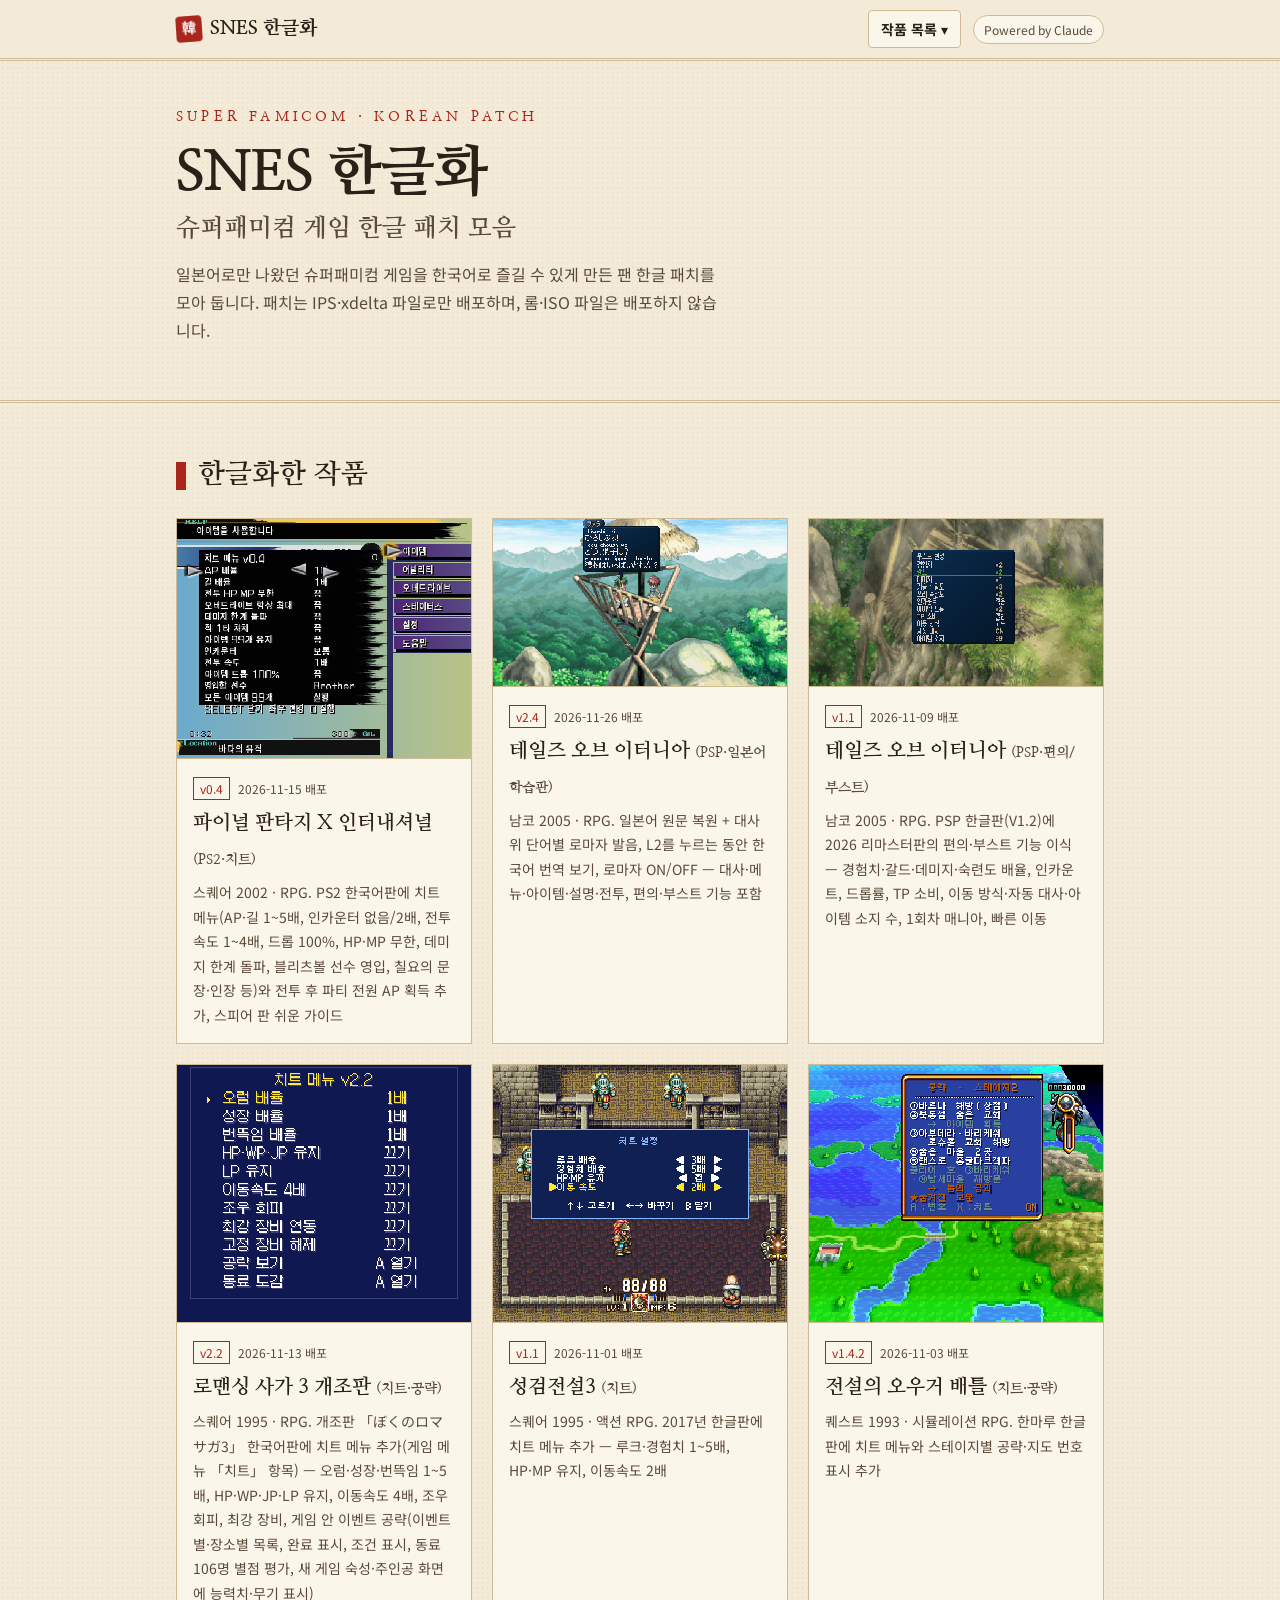
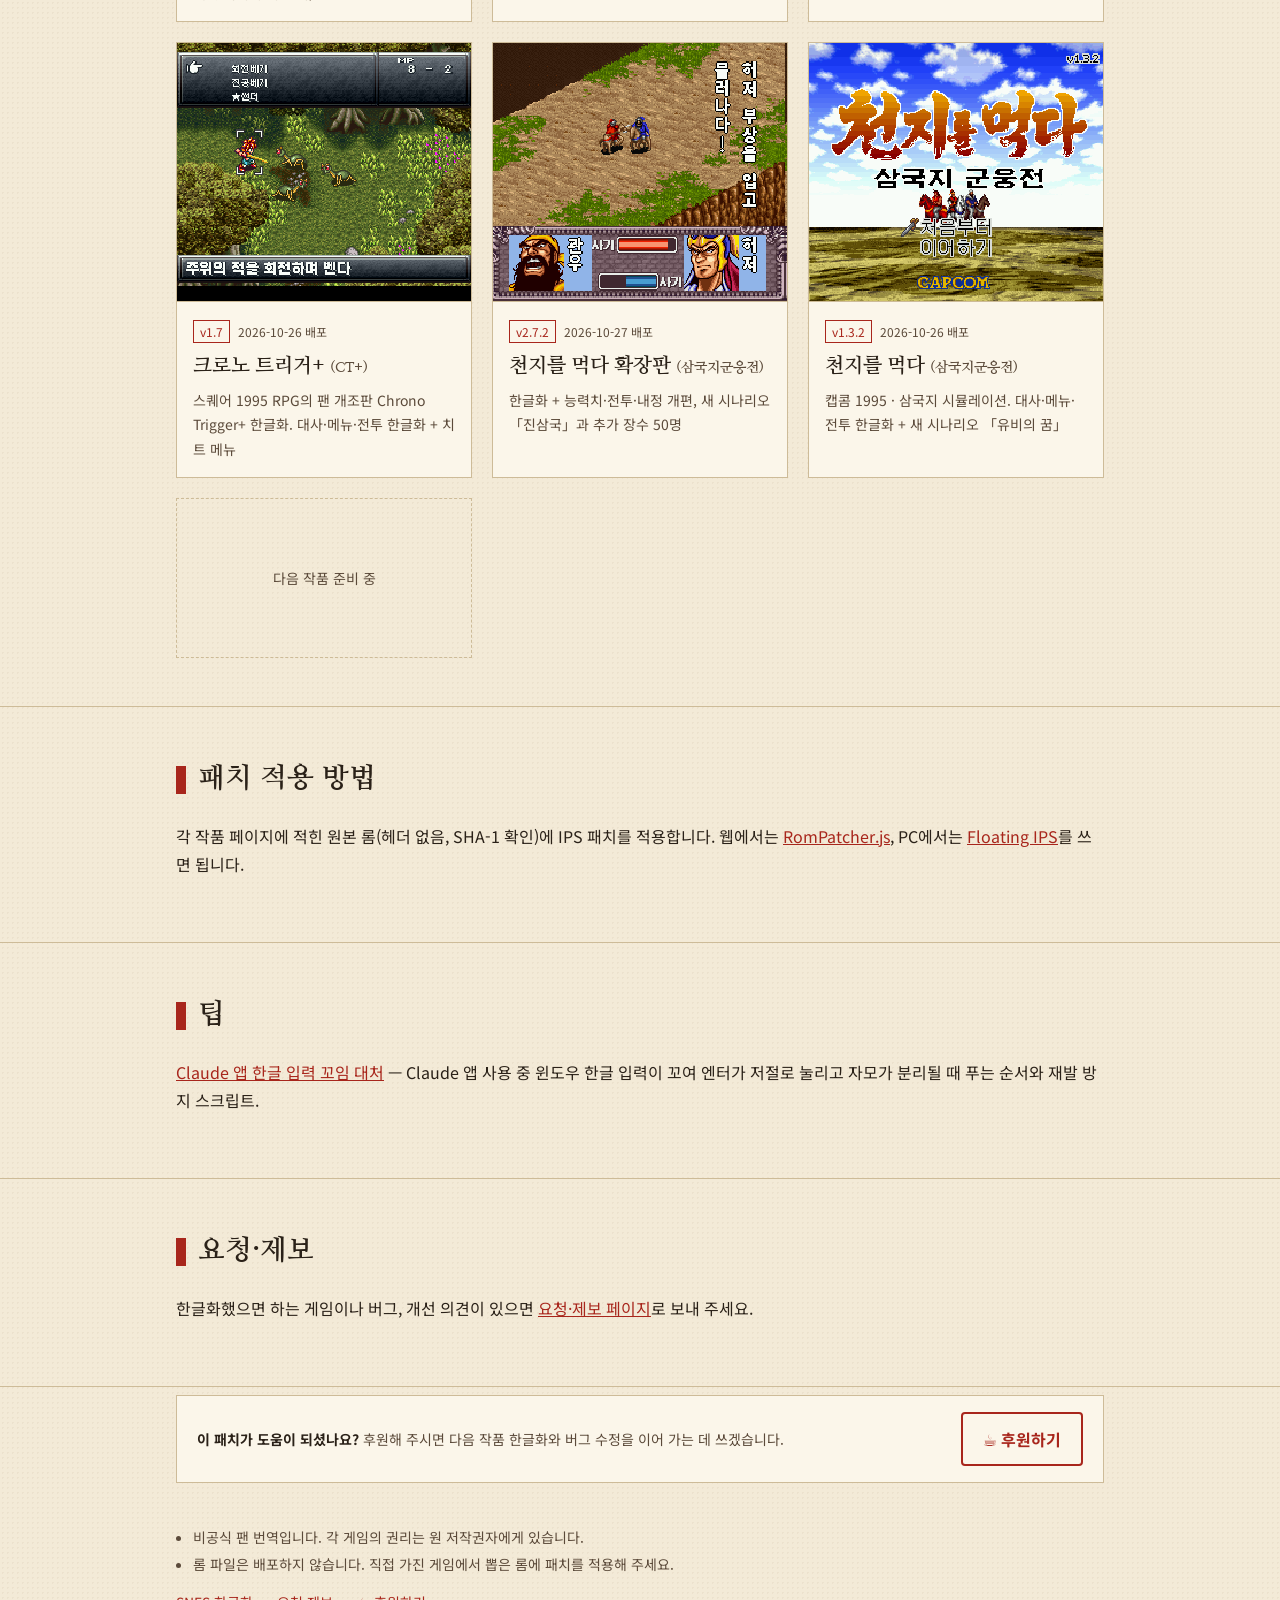
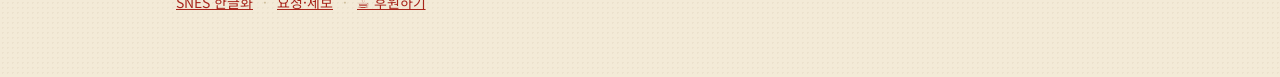
<file: index.html>
<!doctype html>
<html lang="ko" data-gc="snes-korean"><head><meta charset="utf-8">
<meta name="viewport" content="width=device-width, initial-scale=1">
<title>SNES 한글화</title>
<meta name="description" content="슈퍼패미컴(SNES) 게임 팬 한글 패치 모음">
<link rel="preconnect" href="https://fonts.googleapis.com"><link rel="preconnect" href="https://fonts.gstatic.com" crossorigin>
<link href="https://fonts.googleapis.com/css2?family=Nanum+Myeongjo:wght@400;700;800&family=Noto+Sans+KR:wght@400;500;700&display=swap" rel="stylesheet">
<link rel="stylesheet" href="assets/style.css">
<script data-goatcounter="https://snes-korean.goatcounter.com/count" async src="//gc.zgo.at/count.js"></script>
</head><body>
<div class="bar"><div class="wrap">
 <a class="brand" href=""><i>韓</i><span>SNES 한글화</span></a><span class="sp"></span>
 <nav class="menu" aria-label="작품 목록"><button type="button" aria-expanded="false" aria-haspopup="true">작품 목록 ▾</button>
  <div class="list"><h6>한글화한 작품</h6><a href="ffx/">파이널 판타지 X 인터내셔널 (PS2·치트)<small>v0.4 · 2026-11-15</small></a><a href="eternia-jp/">테일즈 오브 이터니아 (PSP·일본어 학습판)<small>v2.4 · 2026-11-26</small></a><a href="eternia/">테일즈 오브 이터니아 (PSP·편의/부스트)<small>v1.1 · 2026-11-09</small></a><a href="rs3/">로맨싱 사가 3 개조판 (치트·공략)<small>v2.2.1 · 2026-11-13</small></a><a href="seiken3/">성검전설3 (치트)<small>v1.1 · 2026-11-01</small></a><a href="ogre/">전설의 오우거 배틀 (치트·공략)<small>v1.4.2 · 2026-11-03</small></a><a href="chrono/">크로노 트리거+ (CT+)<small>v1.7 · 2026-10-26</small></a><a href="tenchi-ex/">천지를 먹다 확장판 (삼국지군웅전)<small>v2.7.2 · 2026-10-27</small></a><a href="tenchi/">천지를 먹다 (삼국지군웅전)<small>v1.3.2 · 2026-10-26</small></a><h6>팁</h6><a href="claude-ime/">Claude 앱 한글 입력 꼬임 대처<small>엔터 무한 입력 · 자모 분리</small></a><h6>참여</h6><a class="req" href="request/">요청·제보<small>한글화 요청 · 버그 제보</small></a></div></nav>
 <span class="visits" hidden title="누적 방문자 (GoatCounter, 최대 4시간 늦게 반영)">누적 방문 <b>-</b></span>
 <a class="pwr" href="https://claude.ai" target="_blank" rel="noopener">Powered by Claude</a>
</div></div>
<header class="hero"><div class="wrap" style="grid-template-columns:1fr">
 <div><div class="kicker">SUPER FAMICOM · KOREAN PATCH</div><h1>SNES 한글화<small>슈퍼패미컴 게임 한글 패치 모음</small></h1>
 <p class="lead">일본어로만 나왔던 슈퍼패미컴 게임을 한국어로 즐길 수 있게 만든 팬 한글 패치를 모아 둡니다. 패치는 IPS·xdelta 파일로만 배포하며, 롬·ISO 파일은 배포하지 않습니다.</p></div>
</div></header>
<main>
<section><div class="wrap"><h2>한글화한 작품</h2><div class="games"><a class="game" href="ffx/"><img src="ffx/img/menu.png" alt="파이널 판타지 X 치트 메뉴" width="512" height="416">
 <div><span class="v">v0.4</span><span class="d">2026-11-15 배포</span><h3>파이널 판타지 X 인터내셔널 <small>(PS2·치트)</small></h3><p>스퀘어 2002 · RPG. PS2 한국어판에 치트 메뉴(AP·길 1~5배, 인카운터 없음/2배, 전투 속도 1~4배, 드롭 100%, HP·MP 무한, 데미지 한계 돌파, 블리츠볼 선수 영입, 칠요의 문장·인장 등)와 전투 후 파티 전원 AP 획득 추가, 스피어 판 쉬운 가이드</p></div></a><a class="game" href="eternia-jp/"><img src="eternia-jp/img/hero.png" alt="테일즈 오브 이터니아 일본어 학습판 대화창" width="480" height="272">
 <div><span class="v">v2.4</span><span class="d">2026-11-26 배포</span><h3>테일즈 오브 이터니아 <small>(PSP·일본어 학습판)</small></h3><p>남코 2005 · RPG. 일본어 원문 복원 + 대사 위 단어별 로마자 발음, L2를 누르는 동안 한국어 번역 보기, 로마자 ON/OFF — 대사·메뉴·아이템·설명·전투, 편의·부스트 기능 포함</p></div></a><a class="game" href="eternia/"><img src="eternia/img/menu.png" alt="테일즈 오브 이터니아 부스트 설정 메뉴" width="480" height="272">
 <div><span class="v">v1.1</span><span class="d">2026-11-09 배포</span><h3>테일즈 오브 이터니아 <small>(PSP·편의/부스트)</small></h3><p>남코 2005 · RPG. PSP 한글판(V1.2)에 2026 리마스터판의 편의·부스트 기능 이식 — 경험치·갈드·데미지·숙련도 배율, 인카운트, 드롭률, TP 소비, 이동 방식·자동 대사·아이템 소지 수, 1회차 매니아, 빠른 이동</p></div></a><a class="game" href="rs3/"><img src="rs3/img/menu.png" alt="로맨싱 사가 3 개조판 치트 메뉴" width="256" height="224">
 <div><span class="v">v2.2</span><span class="d">2026-11-13 배포</span><h3>로맨싱 사가 3 개조판 <small>(치트·공략)</small></h3><p>스퀘어 1995 · RPG. 개조판 「ぼくのロマサガ3」 한국어판에 치트 메뉴 추가(게임 메뉴 「치트」 항목) — 오럼·성장·번뜩임 1~5배, HP·WP·JP·LP 유지, 이동속도 4배, 조우 회피, 최강 장비, 게임 안 이벤트 공략(이벤트별·장소별 목록, 완료 표시, 조건 표시, 동료 106명 별점 평가, 새 게임 숙성·주인공 화면에 능력치·무기 표시)</p></div></a><a class="game" href="seiken3/"><img src="seiken3/img/menu.png" alt="성검전설3 치트 메뉴" width="256" height="224">
 <div><span class="v">v1.1</span><span class="d">2026-11-01 배포</span><h3>성검전설3 <small>(치트)</small></h3><p>스퀘어 1995 · 액션 RPG. 2017년 한글판에 치트 메뉴 추가 — 루크·경험치 1~5배, HP·MP 유지, 이동속도 2배</p></div></a><a class="game" href="ogre/"><img src="ogre/img/guide.png" alt="전설의 오우거 배틀 공략 화면" width="256" height="224">
 <div><span class="v">v1.4.2</span><span class="d">2026-11-03 배포</span><h3>전설의 오우거 배틀 <small>(치트·공략)</small></h3><p>퀘스트 1993 · 시뮬레이션 RPG. 한마루 한글판에 치트 메뉴와 스테이지별 공략·지도 번호 표시 추가</p></div></a><a class="game" href="chrono/"><img src="chrono/img/battle_tech.png" alt="크로노 트리거+ (CT+) 타이틀 화면" width="256" height="224">
 <div><span class="v">v1.7</span><span class="d">2026-10-26 배포</span><h3>크로노 트리거+ <small>(CT+)</small></h3><p>스퀘어 1995 RPG의 팬 개조판 Chrono Trigger+ 한글화. 대사·메뉴·전투 한글화 + 치트 메뉴</p></div></a><a class="game" href="tenchi-ex/"><img src="tenchi-ex/img/hero.png" alt="천지를 먹다 확장판 (삼국지군웅전) 타이틀 화면" width="256" height="224">
 <div><span class="v">v2.7.2</span><span class="d">2026-10-27 배포</span><h3>천지를 먹다 확장판 <small>(삼국지군웅전)</small></h3><p>한글화 + 능력치·전투·내정 개편, 새 시나리오 「진삼국」과 추가 장수 50명</p></div></a><a class="game" href="tenchi/"><img src="tenchi/img/title.png" alt="천지를 먹다 (삼국지군웅전) 타이틀 화면" width="256" height="224">
 <div><span class="v">v1.3.2</span><span class="d">2026-10-26 배포</span><h3>천지를 먹다 <small>(삼국지군웅전)</small></h3><p>캡콤 1995 · 삼국지 시뮬레이션. 대사·메뉴·전투 한글화 + 새 시나리오 「유비의 꿈」</p></div></a><div class="soon">다음 작품 준비 중</div></div></div></section>
<section><div class="wrap"><h2>패치 적용 방법</h2>
 <p>각 작품 페이지에 적힌 원본 롬(헤더 없음, SHA-1 확인)에 IPS 패치를 적용합니다. 웹에서는 <a href="https://www.marcrobledo.com/RomPatcher.js/">RomPatcher.js</a>, PC에서는 <a href="https://github.com/Alcaro/Flips">Floating IPS</a>를 쓰면 됩니다.</p></div></section>
<section id="tip"><div class="wrap"><h2>팁</h2><p><a href="claude-ime/">Claude 앱 한글 입력 꼬임 대처</a> — Claude 앱 사용 중 윈도우 한글 입력이 꼬여 엔터가 저절로 눌리고 자모가 분리될 때 푸는 순서와 재발 방지 스크립트.</p></div></section>
<section id="req"><div class="wrap"><h2>요청·제보</h2><p>한글화했으면 하는 게임이나 버그, 개선 의견이 있으면 <a href="request/">요청·제보 페이지</a>로 보내 주세요.</p></div></section>
</main>
<div class="support"><div class="wrap"><div class="sbox"><p><b>이 패치가 도움이 되셨나요?</b> 후원해 주시면 다음 작품 한글화와 버그 수정을 이어 가는 데 쓰겠습니다.</p><a class="btn sub" href="https://buymeacoffee.com/sneskorean" target="_blank" rel="noopener">☕ 후원하기</a></div></div></div>
<footer><div class="wrap"><ul><li>비공식 팬 번역입니다. 각 게임의 권리는 원 저작권자에게 있습니다.</li><li>롬 파일은 배포하지 않습니다. 직접 가진 게임에서 뽑은 롬에 패치를 적용해 주세요.</li></ul><p class="flinks"><a href="">SNES 한글화</a><span>·</span><a href="request/">요청·제보</a><span>·</span><a href="https://buymeacoffee.com/sneskorean" target="_blank" rel="noopener">☕ 후원하기</a></p></div></footer>
<script src="assets/site.js"></script>
</body></html>
</file>
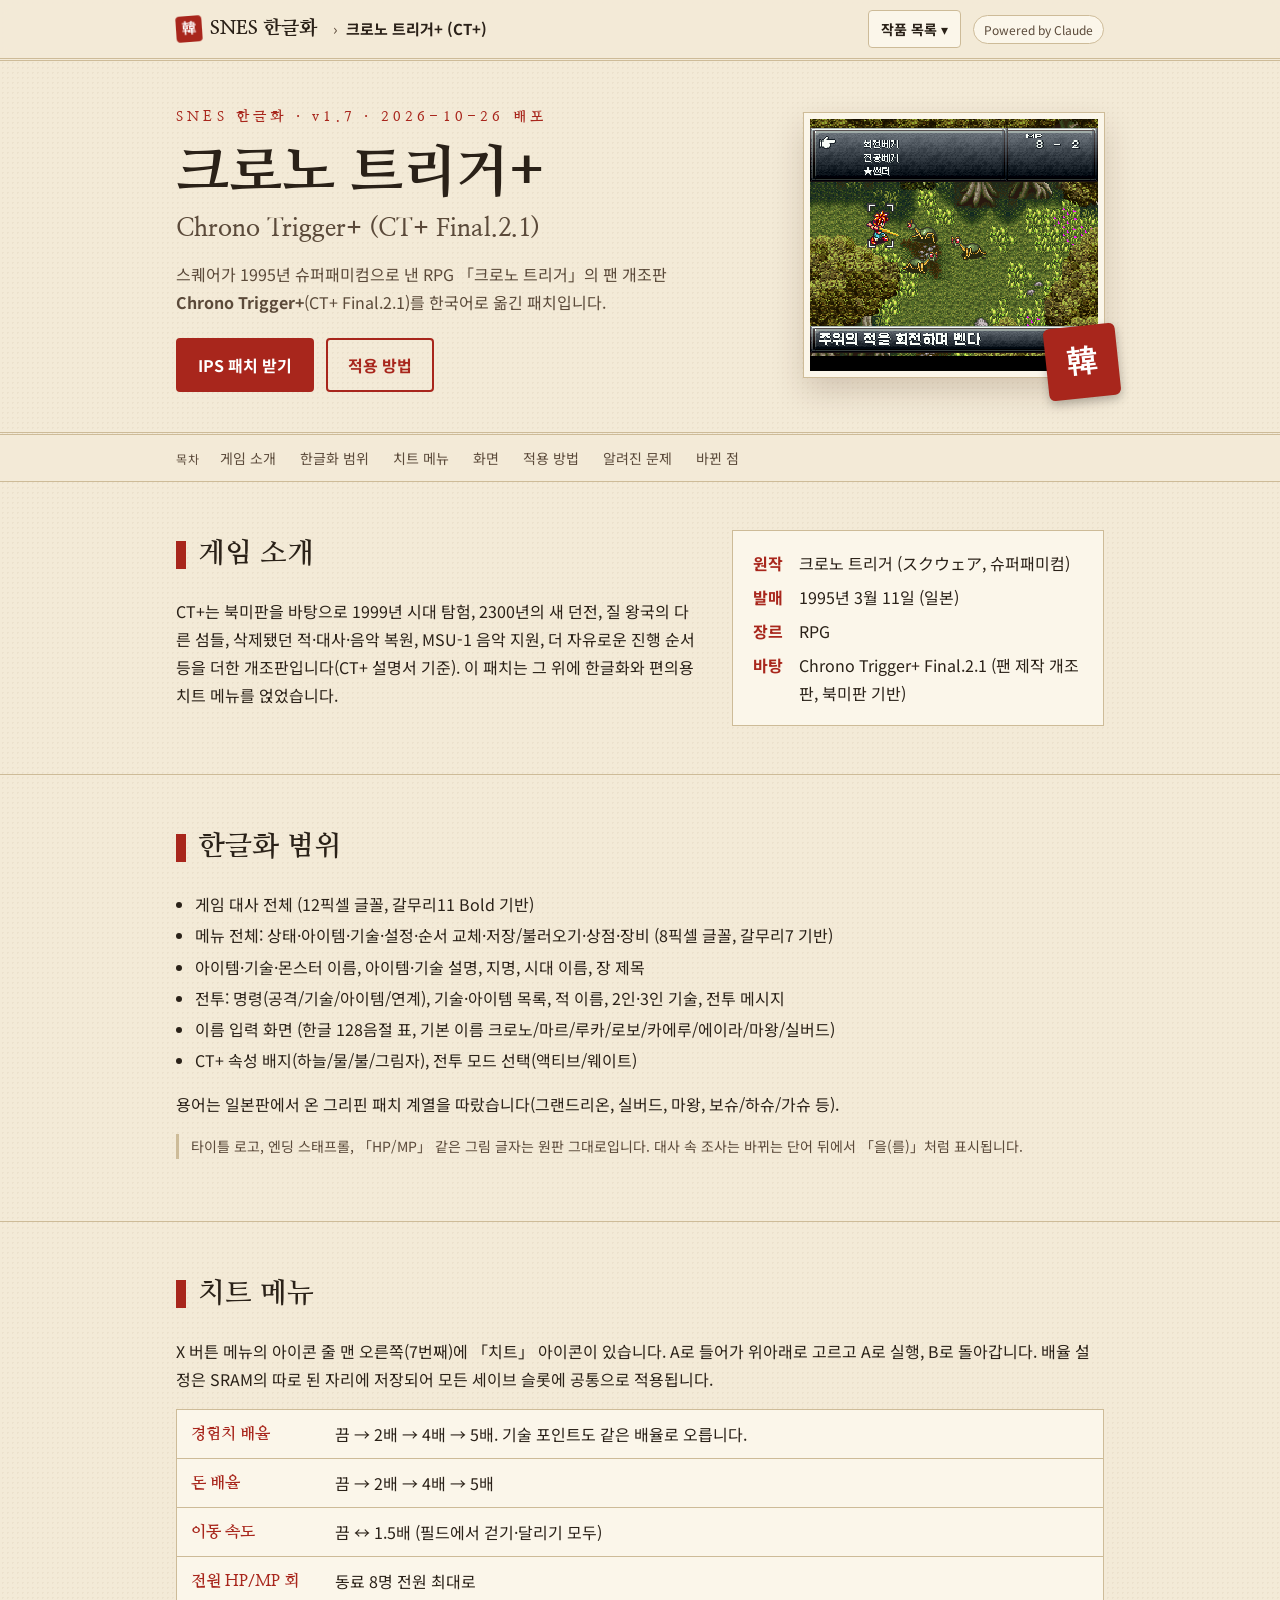
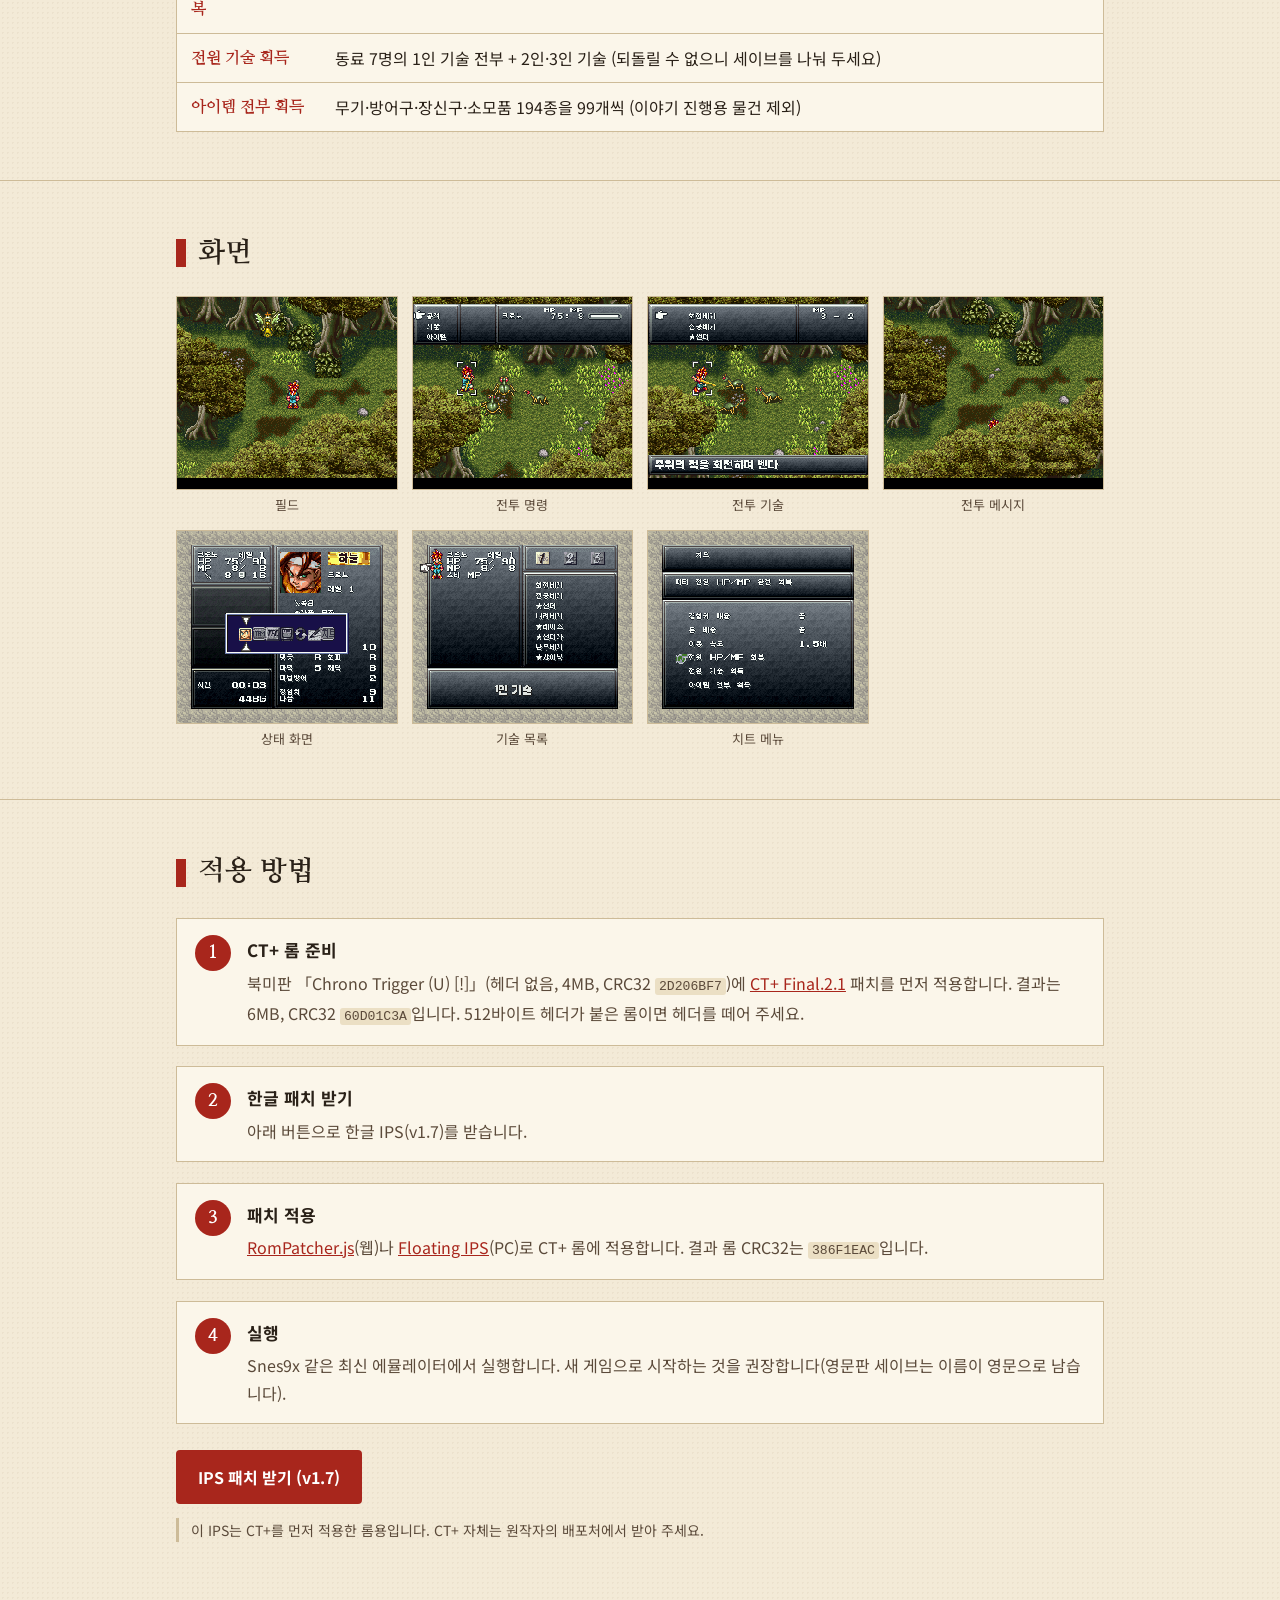
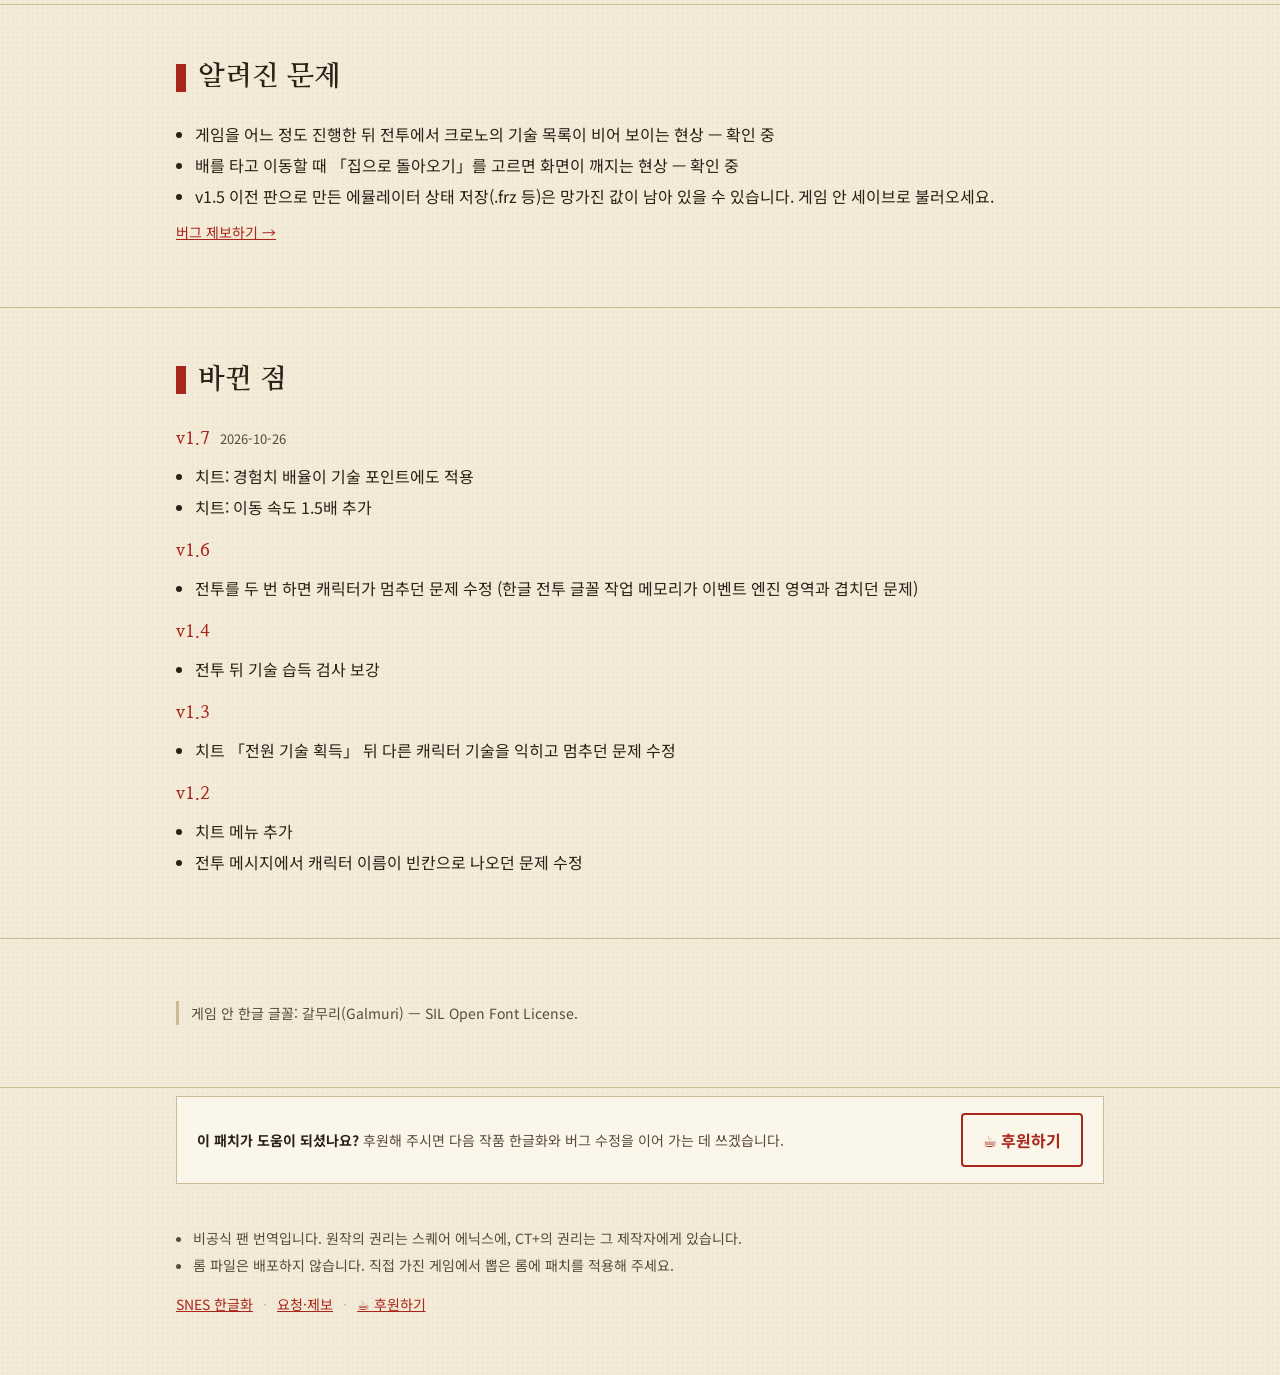
<file: chrono/index.html>
<!doctype html>
<html lang="ko" data-gc="snes-korean"><head><meta charset="utf-8">
<meta name="viewport" content="width=device-width, initial-scale=1">
<title>크로노 트리거+ (CT+) 한글 패치 v1.7 · SNES 한글화</title>
<meta name="description" content="크로노 트리거+ (CT+ Final.2.1) 한글 패치 v1.7 소개와 적용 방법">
<link rel="preconnect" href="https://fonts.googleapis.com"><link rel="preconnect" href="https://fonts.gstatic.com" crossorigin>
<link href="https://fonts.googleapis.com/css2?family=Nanum+Myeongjo:wght@400;700;800&family=Noto+Sans+KR:wght@400;500;700&display=swap" rel="stylesheet">
<link rel="stylesheet" href="../assets/style.css">
<script data-goatcounter="https://snes-korean.goatcounter.com/count" async src="//gc.zgo.at/count.js"></script>
</head><body>
<div class="bar"><div class="wrap">
 <a class="brand" href="../"><i>韓</i><span>SNES 한글화</span></a><span class="crumb">&nbsp;›&nbsp; <b>크로노 트리거+ (CT+)</b></span><span class="sp"></span>
 <nav class="menu" aria-label="작품 목록"><button type="button" aria-expanded="false" aria-haspopup="true">작품 목록 ▾</button>
  <div class="list"><h6>한글화한 작품</h6><a href="../ffx/">파이널 판타지 X 인터내셔널 (PS2·치트)<small>v0.4 · 2026-11-15</small></a><a href="../eternia-jp/">테일즈 오브 이터니아 (PSP·일본어 학습판)<small>v2.4 · 2026-11-26</small></a><a href="../eternia/">테일즈 오브 이터니아 (PSP·편의/부스트)<small>v1.1 · 2026-11-09</small></a><a href="../rs3/">로맨싱 사가 3 개조판 (치트·공략)<small>v2.2.1 · 2026-11-13</small></a><a href="../seiken3/">성검전설3 (치트)<small>v1.1 · 2026-11-01</small></a><a href="../ogre/">전설의 오우거 배틀 (치트·공략)<small>v1.4.2 · 2026-11-03</small></a><a href="../chrono/" aria-current=page>크로노 트리거+ (CT+)<small>v1.7 · 2026-10-26</small></a><a href="../tenchi-ex/">천지를 먹다 확장판 (삼국지군웅전)<small>v2.7.2 · 2026-10-27</small></a><a href="../tenchi/">천지를 먹다 (삼국지군웅전)<small>v1.3.2 · 2026-10-26</small></a><h6>팁</h6><a href="../claude-ime/">Claude 앱 한글 입력 꼬임 대처<small>엔터 무한 입력 · 자모 분리</small></a><h6>참여</h6><a class="req" href="../request/">요청·제보<small>한글화 요청 · 버그 제보</small></a></div></nav>
 <span class="visits" hidden title="누적 방문자 (GoatCounter, 최대 4시간 늦게 반영)">누적 방문 <b>-</b></span>
 <a class="pwr" href="https://claude.ai" target="_blank" rel="noopener">Powered by Claude</a>
</div></div>
<header class="hero"><div class="wrap">
 <div>
  <div class="kicker">SNES 한글화 · v1.7 · 2026-10-26 배포</div>
  <h1>크로노 트리거+<small>Chrono Trigger+ (CT+ Final.2.1)</small></h1>
  <p class="lead">스퀘어가 1995년 슈퍼패미컴으로 낸 RPG 「크로노 트리거」의 팬 개조판 <b>Chrono Trigger+</b>(CT+ Final.2.1)를 한국어로 옮긴 패치입니다.</p>
  <div class="btns"><a class="btn main" href="patches/CTplus_Korean_v1.7_CTplusROM.ips" download>IPS 패치 받기</a><a class="btn sub" href="#howto">적용 방법</a></div>
 </div>
 <figure><img src="img/battle_tech.png" alt="한글화된 전투 기술 화면" width="256" height="224"><div class="stamp">韓</div></figure>
</div></header>
<nav class="toc" aria-label="목차"><div class="wrap"><span>목차</span><a href="#about">게임 소개</a><a href="#scope">한글화 범위</a><a href="#cheat">치트 메뉴</a><a href="#shots">화면</a><a href="#howto">적용 방법</a><a href="#known">알려진 문제</a><a href="#log">바뀐 점</a></div></nav>
<main>
<section id="about"><div class="wrap two"><div><h2>게임 소개</h2><p>CT+는 북미판을 바탕으로 1999년 시대 탐험, 2300년의 새 던전, 질 왕국의 다른 섬들, 삭제됐던 적·대사·음악 복원, MSU-1 음악 지원, 더 자유로운 진행 순서 등을 더한 개조판입니다(CT+ 설명서 기준). 이 패치는 그 위에 한글화와 편의용 치트 메뉴를 얹었습니다.</p></div><div><dl class="info"><dt>원작</dt><dd>크로노 트리거 (スクウェア, 슈퍼패미컴)</dd><dt>발매</dt><dd>1995년 3월 11일 (일본)</dd><dt>장르</dt><dd>RPG</dd><dt>바탕</dt><dd>Chrono Trigger+ Final.2.1 (팬 제작 개조판, 북미판 기반)</dd></dl></div></div></section>
<section id="scope"><div class="wrap"><h2>한글화 범위</h2><ul><li>게임 대사 전체 (12픽셀 글꼴, 갈무리11 Bold 기반)</li><li>메뉴 전체: 상태·아이템·기술·설정·순서 교체·저장/불러오기·상점·장비 (8픽셀 글꼴, 갈무리7 기반)</li><li>아이템·기술·몬스터 이름, 아이템·기술 설명, 지명, 시대 이름, 장 제목</li><li>전투: 명령(공격/기술/아이템/연계), 기술·아이템 목록, 적 이름, 2인·3인 기술, 전투 메시지</li><li>이름 입력 화면 (한글 128음절 표, 기본 이름 크로노/마르/루카/로보/카에루/에이라/마왕/실버드)</li><li>CT+ 속성 배지(하늘/물/불/그림자), 전투 모드 선택(액티브/웨이트)</li></ul><p>용어는 일본판에서 온 그리핀 패치 계열을 따랐습니다(그랜드리온, 실버드, 마왕, 보슈/하슈/가슈 등).</p><p class="note">타이틀 로고, 엔딩 스태프롤, 「HP/MP」 같은 그림 글자는 원판 그대로입니다. 대사 속 조사는 바뀌는 단어 뒤에서 「을(를)」처럼 표시됩니다.</p></div></section>
<section id="cheat"><div class="wrap"><h2>치트 메뉴</h2><p>X 버튼 메뉴의 아이콘 줄 맨 오른쪽(7번째)에 「치트」 아이콘이 있습니다. A로 들어가 위아래로 고르고 A로 실행, B로 돌아갑니다. 배율 설정은 SRAM의 따로 된 자리에 저장되어 모든 세이브 슬롯에 공통으로 적용됩니다.</p><table class="dream wide"><tbody><tr><th>경험치 배율</th><td>끔 → 2배 → 4배 → 5배. 기술 포인트도 같은 배율로 오릅니다.</td></tr><tr><th>돈 배율</th><td>끔 → 2배 → 4배 → 5배</td></tr><tr><th>이동 속도</th><td>끔 ↔ 1.5배 (필드에서 걷기·달리기 모두)</td></tr><tr><th>전원 HP/MP 회복</th><td>동료 8명 전원 최대로</td></tr><tr><th>전원 기술 획득</th><td>동료 7명의 1인 기술 전부 + 2인·3인 기술 (되돌릴 수 없으니 세이브를 나눠 두세요)</td></tr><tr><th>아이템 전부 획득</th><td>무기·방어구·장신구·소모품 194종을 99개씩 (이야기 진행용 물건 제외)</td></tr></tbody></table></div></section>
<section id="shots"><div class="wrap"><h2>화면</h2><div class="shots"><figure><img src="img/field.png" alt="필드 화면" width="256" height="224" loading="lazy"><figcaption>필드</figcaption></figure><figure><img src="img/battle.png" alt="전투 명령 화면" width="256" height="224" loading="lazy"><figcaption>전투 명령</figcaption></figure><figure><img src="img/battle_tech.png" alt="전투 기술 화면" width="256" height="224" loading="lazy"><figcaption>전투 기술</figcaption></figure><figure><img src="img/learn.png" alt="전투 메시지 화면" width="256" height="224" loading="lazy"><figcaption>전투 메시지</figcaption></figure><figure><img src="img/menu.png" alt="상태 화면 화면" width="256" height="224" loading="lazy"><figcaption>상태 화면</figcaption></figure><figure><img src="img/techs.png" alt="기술 목록 화면" width="256" height="224" loading="lazy"><figcaption>기술 목록</figcaption></figure><figure><img src="img/cheat.png" alt="치트 메뉴 화면" width="256" height="224" loading="lazy"><figcaption>치트 메뉴</figcaption></figure></div></div></section>
<section id="howto"><div class="wrap"><h2>적용 방법</h2><ol class="steps"><li><h4>CT+ 롬 준비</h4><p>북미판 「Chrono Trigger (U) [!]」(헤더 없음, 4MB, CRC32 <code>2D206BF7</code>)에 <a href="https://www.romhacking.net/hacks/3691/">CT+ Final.2.1</a> 패치를 먼저 적용합니다. 결과는 6MB, CRC32 <code>60D01C3A</code>입니다. 512바이트 헤더가 붙은 롬이면 헤더를 떼어 주세요.</p></li><li><h4>한글 패치 받기</h4><p>아래 버튼으로 한글 IPS(v1.7)를 받습니다.</p></li><li><h4>패치 적용</h4><p><a href="https://www.marcrobledo.com/RomPatcher.js/">RomPatcher.js</a>(웹)나 <a href="https://github.com/Alcaro/Flips">Floating IPS</a>(PC)로 CT+ 롬에 적용합니다. 결과 롬 CRC32는 <code>386F1EAC</code>입니다.</p></li><li><h4>실행</h4><p>Snes9x 같은 최신 에뮬레이터에서 실행합니다. 새 게임으로 시작하는 것을 권장합니다(영문판 세이브는 이름이 영문으로 남습니다).</p></li></ol>
 <div class="btns"><a class="btn main" href="patches/CTplus_Korean_v1.7_CTplusROM.ips" download>IPS 패치 받기 (v1.7)</a></div>
 <p class="note">이 IPS는 CT+를 먼저 적용한 롬용입니다. CT+ 자체는 원작자의 배포처에서 받아 주세요.</p></div></section>
<section id="known"><div class="wrap"><h2>알려진 문제</h2><ul><li>게임을 어느 정도 진행한 뒤 전투에서 크로노의 기술 목록이 비어 보이는 현상 — 확인 중</li><li>배를 타고 이동할 때 「집으로 돌아오기」를 고르면 화면이 깨지는 현상 — 확인 중</li><li>v1.5 이전 판으로 만든 에뮬레이터 상태 저장(.frz 등)은 망가진 값이 남아 있을 수 있습니다. 게임 안 세이브로 불러오세요.</li></ul><p class="bugrep"><a href="../request/">버그 제보하기 →</a></p></div></section>
<section id="log"><div class="wrap"><h2>바뀐 점</h2><div class="chg"><b>v1.7</b> <span class="date">2026-10-26</span><ul><li>치트: 경험치 배율이 기술 포인트에도 적용</li><li>치트: 이동 속도 1.5배 추가</li></ul></div><div class="chg"><b>v1.6</b><ul><li>전투를 두 번 하면 캐릭터가 멈추던 문제 수정 (한글 전투 글꼴 작업 메모리가 이벤트 엔진 영역과 겹치던 문제)</li></ul></div><div class="chg"><b>v1.4</b><ul><li>전투 뒤 기술 습득 검사 보강</li></ul></div><div class="chg"><b>v1.3</b><ul><li>치트 「전원 기술 획득」 뒤 다른 캐릭터 기술을 익히고 멈추던 문제 수정</li></ul></div><div class="chg"><b>v1.2</b><ul><li>치트 메뉴 추가</li><li>전투 메시지에서 캐릭터 이름이 빈칸으로 나오던 문제 수정</li></ul></div></div></section>
<section><div class="wrap"><p class="note">게임 안 한글 글꼴: 갈무리(Galmuri) — SIL Open Font License. </p></div></section>
</main>
<div class="support"><div class="wrap"><div class="sbox"><p><b>이 패치가 도움이 되셨나요?</b> 후원해 주시면 다음 작품 한글화와 버그 수정을 이어 가는 데 쓰겠습니다.</p><a class="btn sub" href="https://buymeacoffee.com/sneskorean" target="_blank" rel="noopener">☕ 후원하기</a></div></div></div>
<footer><div class="wrap"><ul><li>비공식 팬 번역입니다. 원작의 권리는 스퀘어 에닉스에, CT+의 권리는 그 제작자에게 있습니다.</li><li>롬 파일은 배포하지 않습니다. 직접 가진 게임에서 뽑은 롬에 패치를 적용해 주세요.</li></ul><p class="flinks"><a href="../">SNES 한글화</a><span>·</span><a href="../request/">요청·제보</a><span>·</span><a href="https://buymeacoffee.com/sneskorean" target="_blank" rel="noopener">☕ 후원하기</a></p></div></footer>
<script src="../assets/site.js"></script>
</body></html>
</file>
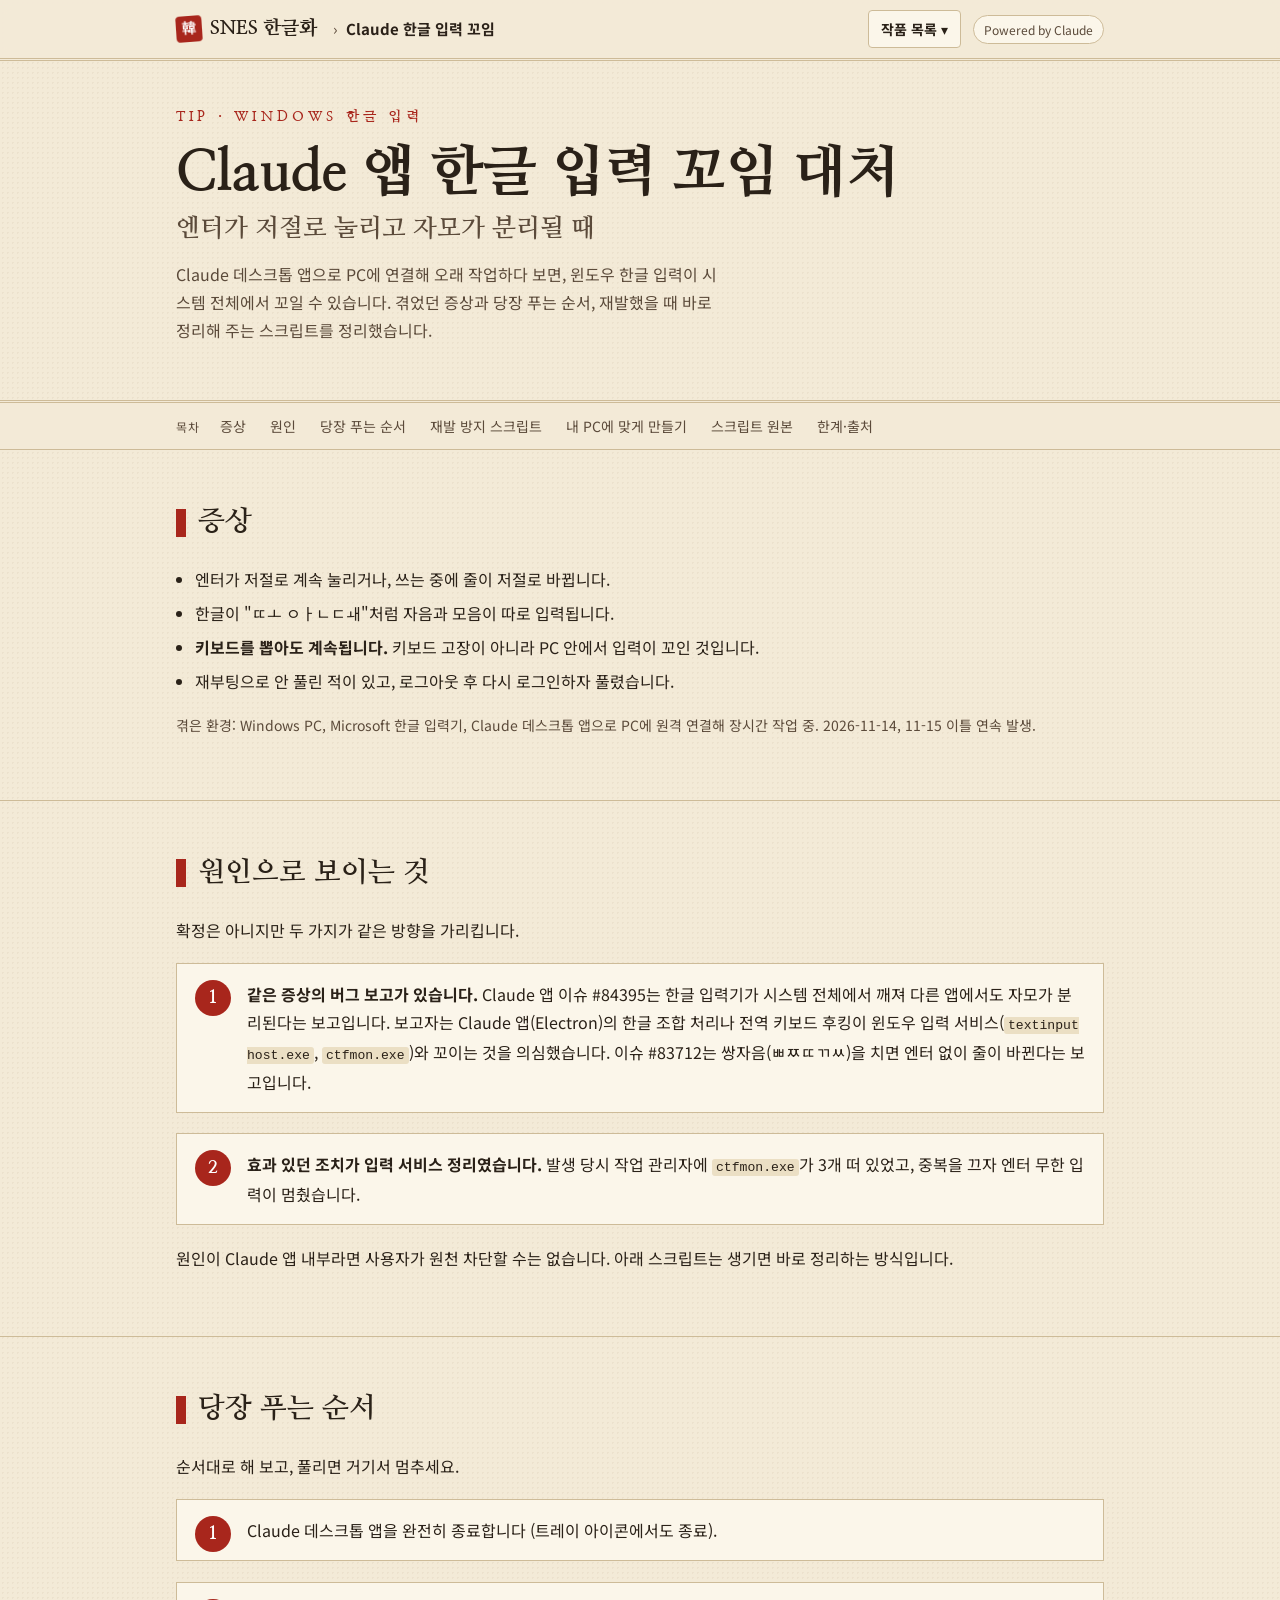
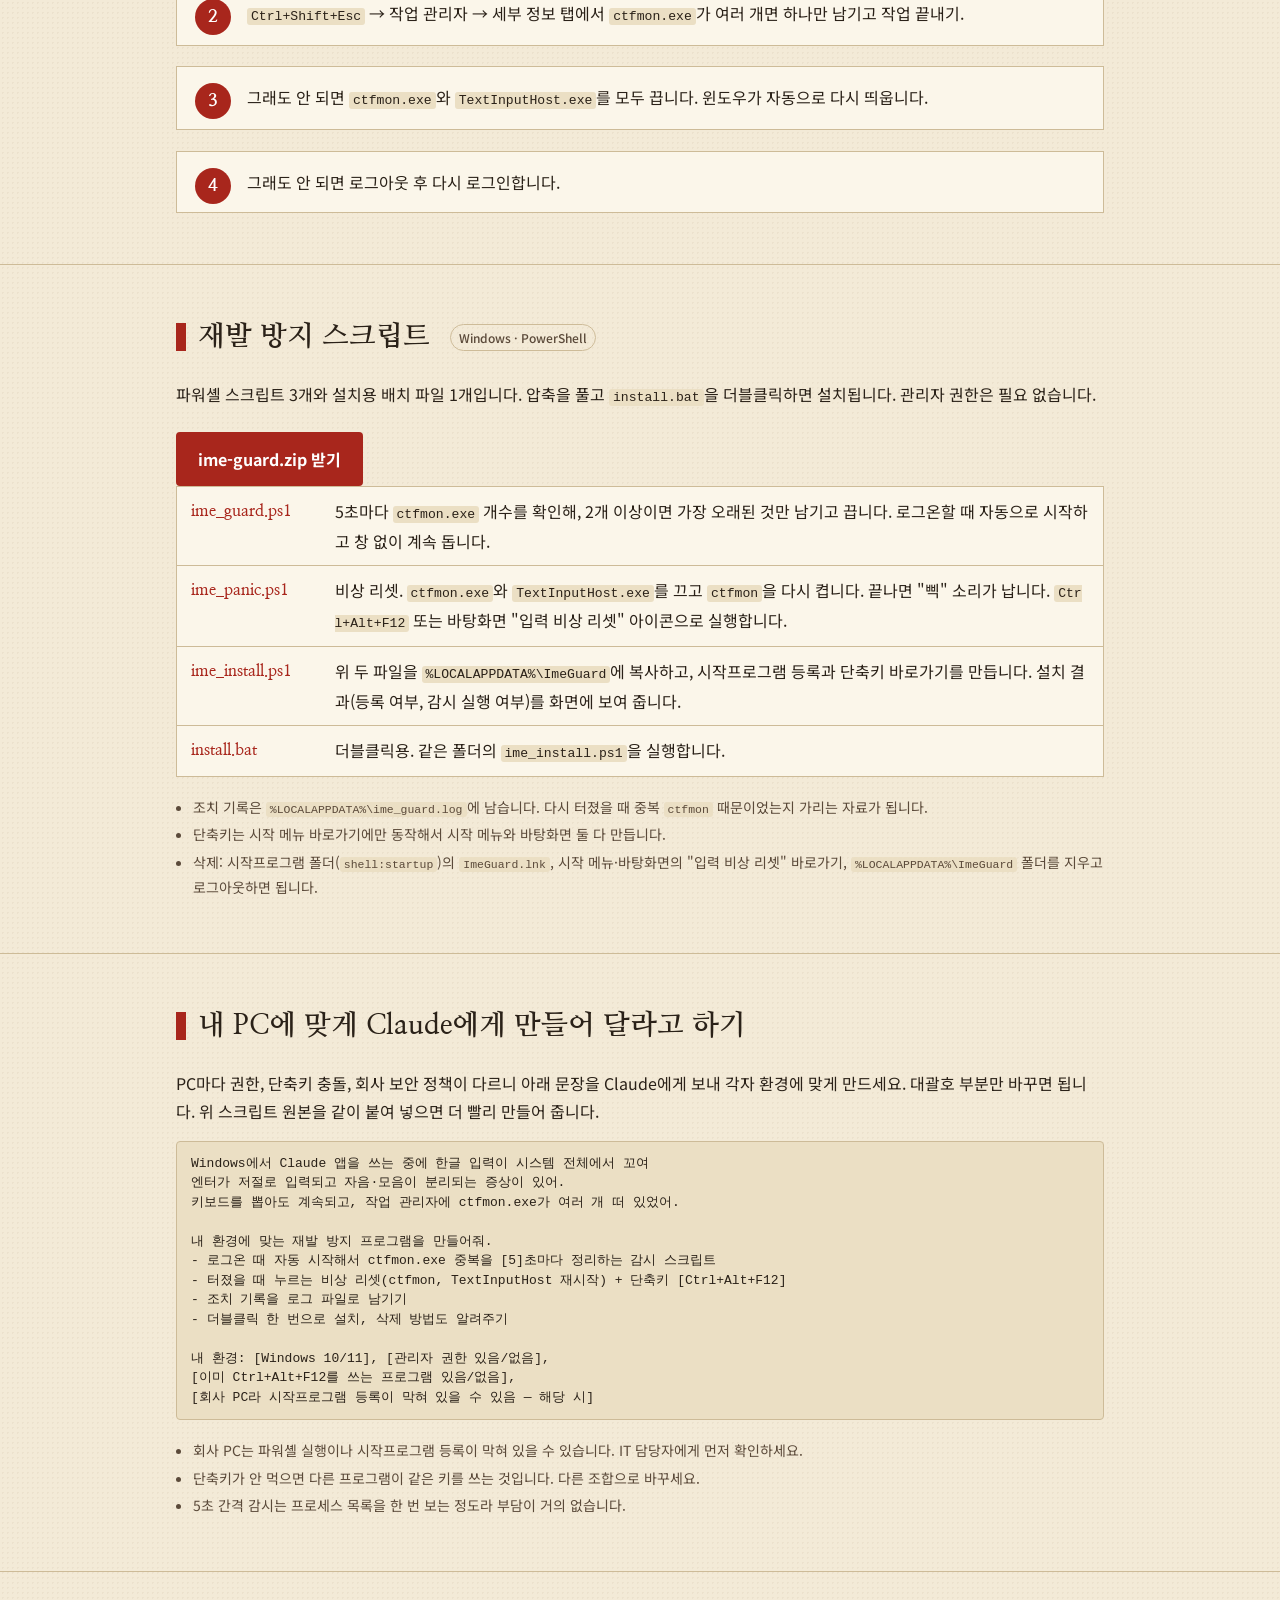
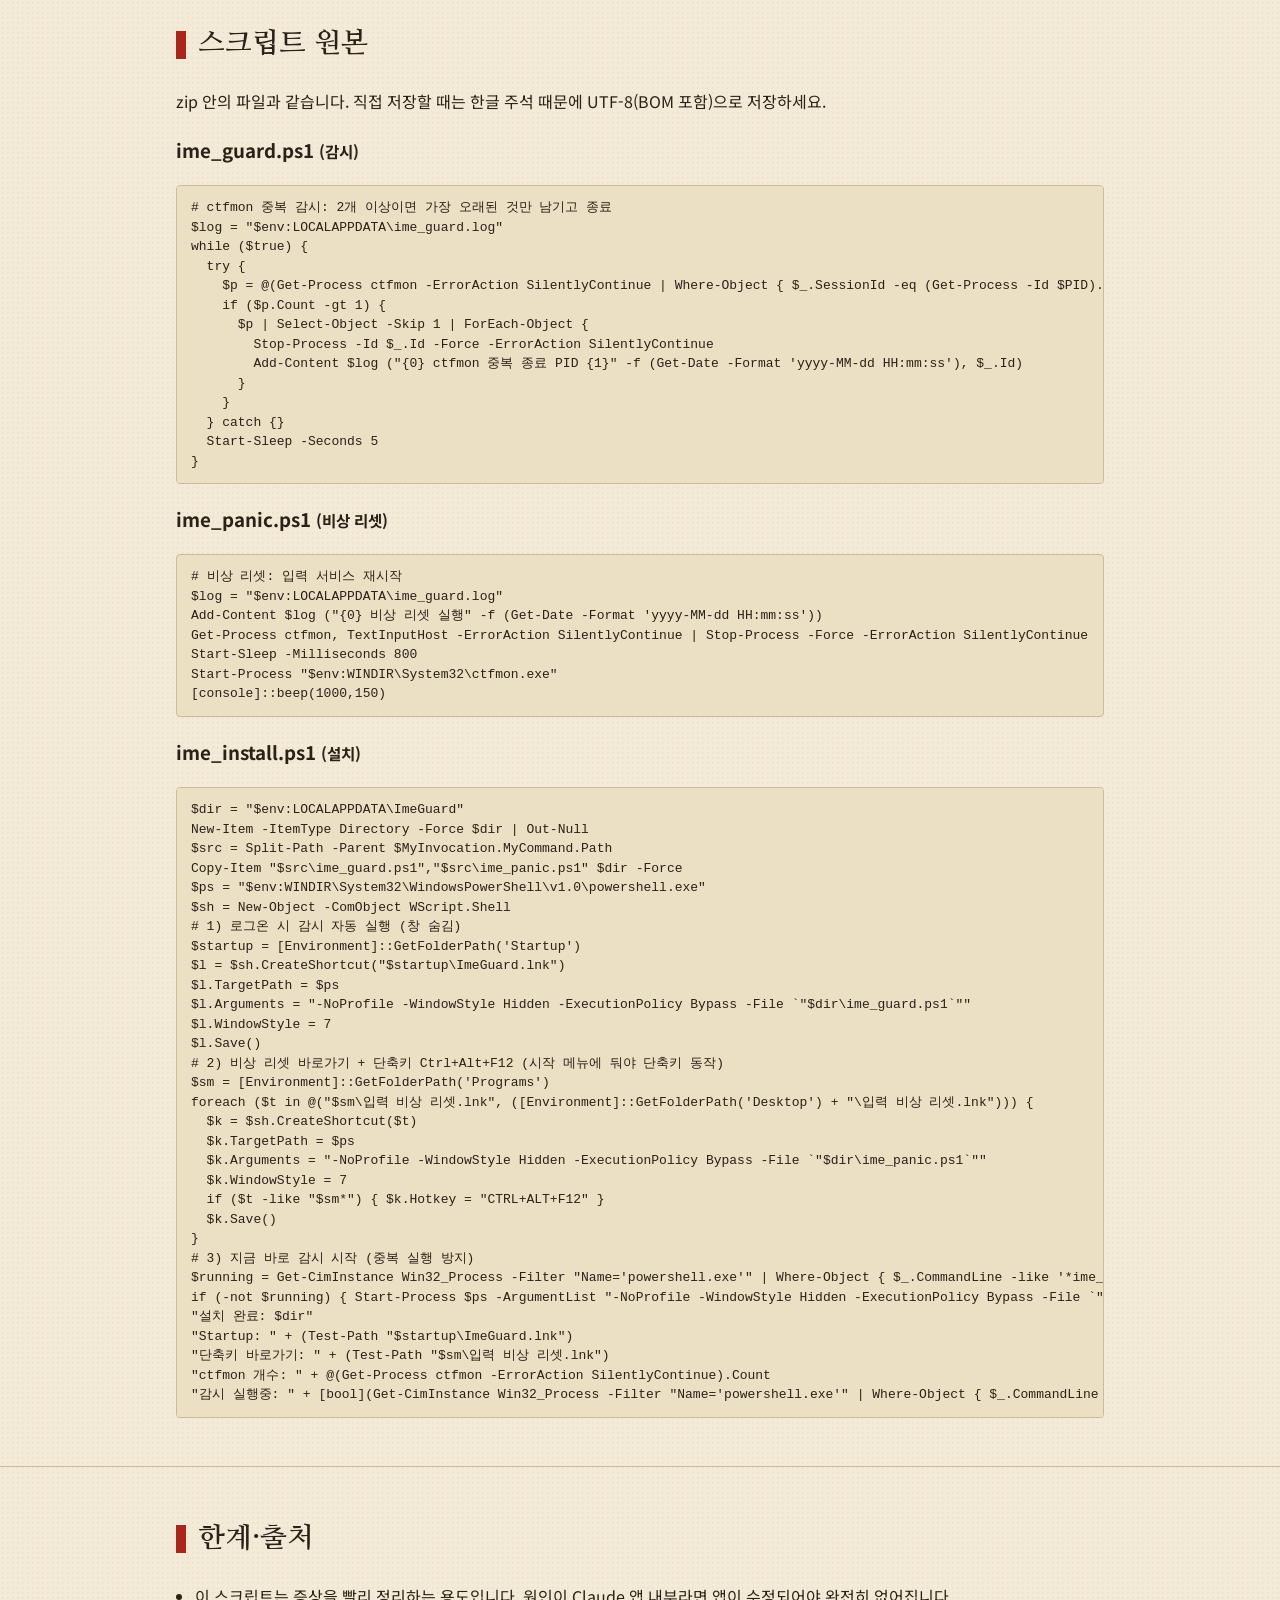
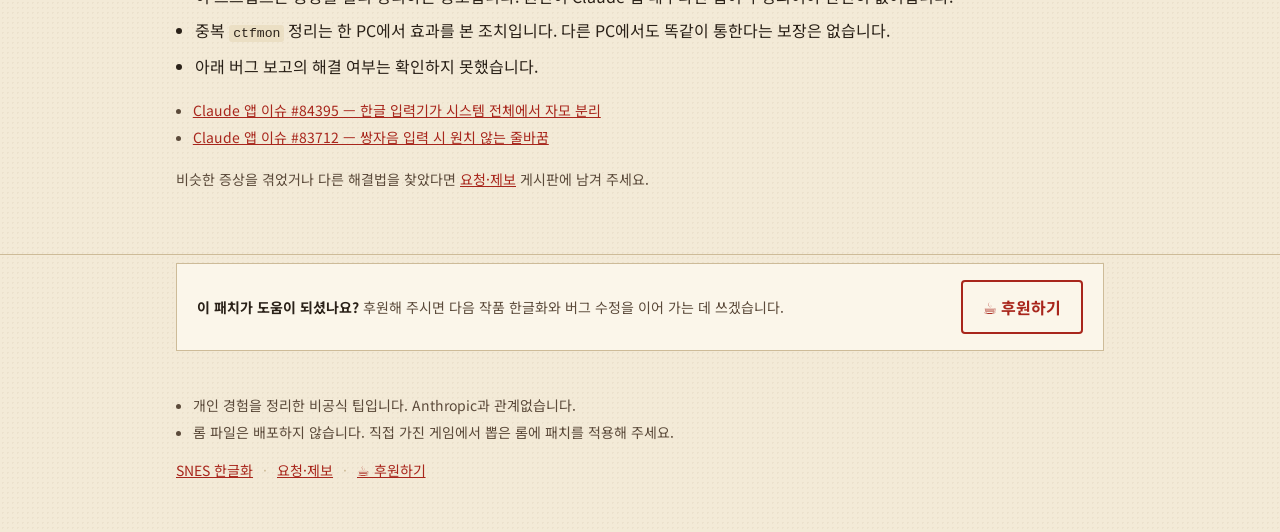
<file: claude-ime/index.html>
<!doctype html>
<html lang="ko" data-gc="snes-korean"><head><meta charset="utf-8">
<meta name="viewport" content="width=device-width, initial-scale=1">
<title>Claude 앱 한글 입력 꼬임 대처 · SNES 한글화</title>
<meta name="description" content="Claude 앱 사용 중 윈도우 한글 입력이 꼬여 엔터가 저절로 눌리고 자모가 분리될 때 대처법과 재발 방지 스크립트">
<link rel="preconnect" href="https://fonts.googleapis.com"><link rel="preconnect" href="https://fonts.gstatic.com" crossorigin>
<link href="https://fonts.googleapis.com/css2?family=Nanum+Myeongjo:wght@400;700;800&family=Noto+Sans+KR:wght@400;500;700&display=swap" rel="stylesheet">
<link rel="stylesheet" href="../assets/style.css">
<script data-goatcounter="https://snes-korean.goatcounter.com/count" async src="//gc.zgo.at/count.js"></script>
<style>.code{font-family:Consolas,"D2Coding",ui-monospace,monospace;background:var(--paper2);border:1px solid var(--line);border-radius:4px;padding:12px 14px;overflow-x:auto;font-size:13px;line-height:1.5;white-space:pre}.tl li{margin:6px 0}</style>
</head><body>
<div class="bar"><div class="wrap">
 <a class="brand" href="../"><i>韓</i><span>SNES 한글화</span></a><span class="crumb">&nbsp;›&nbsp; <b>Claude 한글 입력 꼬임</b></span><span class="sp"></span>
 <nav class="menu" aria-label="작품 목록"><button type="button" aria-expanded="false" aria-haspopup="true">작품 목록 ▾</button>
  <div class="list"><h6>한글화한 작품</h6><a href="../ffx/">파이널 판타지 X 인터내셔널 (PS2·치트)<small>v0.4 · 2026-11-15</small></a><a href="../eternia-jp/">테일즈 오브 이터니아 (PSP·일본어 학습판)<small>v2.4 · 2026-11-26</small></a><a href="../eternia/">테일즈 오브 이터니아 (PSP·편의/부스트)<small>v1.1 · 2026-11-09</small></a><a href="../rs3/">로맨싱 사가 3 개조판 (치트·공략)<small>v2.2.1 · 2026-11-13</small></a><a href="../seiken3/">성검전설3 (치트)<small>v1.1 · 2026-11-01</small></a><a href="../ogre/">전설의 오우거 배틀 (치트·공략)<small>v1.4.2 · 2026-11-03</small></a><a href="../chrono/">크로노 트리거+ (CT+)<small>v1.7 · 2026-10-26</small></a><a href="../tenchi-ex/">천지를 먹다 확장판 (삼국지군웅전)<small>v2.7.2 · 2026-10-27</small></a><a href="../tenchi/">천지를 먹다 (삼국지군웅전)<small>v1.3.2 · 2026-10-26</small></a><h6>팁</h6><a href="../claude-ime/" aria-current=page>Claude 앱 한글 입력 꼬임 대처<small>엔터 무한 입력 · 자모 분리</small></a><h6>참여</h6><a class="req" href="../request/">요청·제보<small>한글화 요청 · 버그 제보</small></a></div></nav>
 <span class="visits" hidden title="누적 방문자 (GoatCounter, 최대 4시간 늦게 반영)">누적 방문 <b>-</b></span>
 <a class="pwr" href="https://claude.ai" target="_blank" rel="noopener">Powered by Claude</a>
</div></div>
<header class="hero"><div class="wrap" style="grid-template-columns:1fr">
 <div><div class="kicker">TIP · WINDOWS 한글 입력</div><h1>Claude 앱 한글 입력 꼬임 대처<small>엔터가 저절로 눌리고 자모가 분리될 때</small></h1>
 <p class="lead">Claude 데스크톱 앱으로 PC에 연결해 오래 작업하다 보면, 윈도우 한글 입력이 시스템 전체에서 꼬일 수 있습니다. 겪었던 증상과 당장 푸는 순서, 재발했을 때 바로 정리해 주는 스크립트를 정리했습니다.</p></div>
</div></header>
<nav class="toc" aria-label="목차"><div class="wrap"><span>목차</span><a href="#symptom">증상</a><a href="#cause">원인</a><a href="#fix">당장 푸는 순서</a><a href="#guard">재발 방지 스크립트</a><a href="#ask">내 PC에 맞게 만들기</a><a href="#code">스크립트 원본</a><a href="#limit">한계·출처</a></div></nav>
<main>
<section id="symptom"><div class="wrap"><h2>증상</h2>
 <ul class="tl"><li>엔터가 저절로 계속 눌리거나, 쓰는 중에 줄이 저절로 바뀝니다.</li><li>한글이 "ㄸㅗ ㅇㅏㄴㄷㅙ"처럼 자음과 모음이 따로 입력됩니다.</li><li><b>키보드를 뽑아도 계속됩니다.</b> 키보드 고장이 아니라 PC 안에서 입력이 꼬인 것입니다.</li><li>재부팅으로 안 풀린 적이 있고, 로그아웃 후 다시 로그인하자 풀렸습니다.</li></ul>
 <p class="note-list">겪은 환경: Windows PC, Microsoft 한글 입력기, Claude 데스크톱 앱으로 PC에 원격 연결해 장시간 작업 중. 2026-11-14, 11-15 이틀 연속 발생.</p>
</div></section>
<section id="cause"><div class="wrap"><h2>원인으로 보이는 것</h2>
 <p>확정은 아니지만 두 가지가 같은 방향을 가리킵니다.</p>
 <ol class="steps"><li><b>같은 증상의 버그 보고가 있습니다.</b> Claude 앱 이슈 #84395는 한글 입력기가 시스템 전체에서 깨져 다른 앱에서도 자모가 분리된다는 보고입니다. 보고자는 Claude 앱(Electron)의 한글 조합 처리나 전역 키보드 후킹이 윈도우 입력 서비스(<code>textinputhost.exe</code>, <code>ctfmon.exe</code>)와 꼬이는 것을 의심했습니다. 이슈 #83712는 쌍자음(ㅃㅉㄸㄲㅆ)을 치면 엔터 없이 줄이 바뀐다는 보고입니다.</li><li><b>효과 있던 조치가 입력 서비스 정리였습니다.</b> 발생 당시 작업 관리자에 <code>ctfmon.exe</code>가 3개 떠 있었고, 중복을 끄자 엔터 무한 입력이 멈췄습니다.</li></ol>
 <p>원인이 Claude 앱 내부라면 사용자가 원천 차단할 수는 없습니다. 아래 스크립트는 생기면 바로 정리하는 방식입니다.</p>
</div></section>
<section id="fix"><div class="wrap"><h2>당장 푸는 순서</h2>
 <p>순서대로 해 보고, 풀리면 거기서 멈추세요.</p>
 <ol class="steps"><li>Claude 데스크톱 앱을 완전히 종료합니다 (트레이 아이콘에서도 종료).</li><li><code>Ctrl+Shift+Esc</code> → 작업 관리자 → 세부 정보 탭에서 <code>ctfmon.exe</code>가 여러 개면 하나만 남기고 작업 끝내기.</li><li>그래도 안 되면 <code>ctfmon.exe</code>와 <code>TextInputHost.exe</code>를 모두 끕니다. 윈도우가 자동으로 다시 띄웁니다.</li><li>그래도 안 되면 로그아웃 후 다시 로그인합니다.</li></ol>
</div></section>
<section id="guard"><div class="wrap"><h2>재발 방지 스크립트 <small class="tag">Windows · PowerShell</small></h2>
 <p>파워셸 스크립트 3개와 설치용 배치 파일 1개입니다. 압축을 풀고 <code>install.bat</code>을 더블클릭하면 설치됩니다. 관리자 권한은 필요 없습니다.</p>
 <div class="btns"><a class="btn main" href="ime-guard.zip" download>ime-guard.zip 받기</a></div>
 <table class="dream wide"><tbody>
 <tr><th>ime_guard.ps1</th><td>5초마다 <code>ctfmon.exe</code> 개수를 확인해, 2개 이상이면 가장 오래된 것만 남기고 끕니다. 로그온할 때 자동으로 시작하고 창 없이 계속 돕니다.</td></tr>
 <tr><th>ime_panic.ps1</th><td>비상 리셋. <code>ctfmon.exe</code>와 <code>TextInputHost.exe</code>를 끄고 <code>ctfmon</code>을 다시 켭니다. 끝나면 "삑" 소리가 납니다. <code>Ctrl+Alt+F12</code> 또는 바탕화면 "입력 비상 리셋" 아이콘으로 실행합니다.</td></tr>
 <tr><th>ime_install.ps1</th><td>위 두 파일을 <code>%LOCALAPPDATA%\ImeGuard</code>에 복사하고, 시작프로그램 등록과 단축키 바로가기를 만듭니다. 설치 결과(등록 여부, 감시 실행 여부)를 화면에 보여 줍니다.</td></tr>
 <tr><th>install.bat</th><td>더블클릭용. 같은 폴더의 <code>ime_install.ps1</code>을 실행합니다.</td></tr>
 </tbody></table>
 <ul class="note-list"><li>조치 기록은 <code>%LOCALAPPDATA%\ime_guard.log</code>에 남습니다. 다시 터졌을 때 중복 <code>ctfmon</code> 때문이었는지 가리는 자료가 됩니다.</li><li>단축키는 시작 메뉴 바로가기에만 동작해서 시작 메뉴와 바탕화면 둘 다 만듭니다.</li><li>삭제: 시작프로그램 폴더(<code>shell:startup</code>)의 <code>ImeGuard.lnk</code>, 시작 메뉴·바탕화면의 "입력 비상 리셋" 바로가기, <code>%LOCALAPPDATA%\ImeGuard</code> 폴더를 지우고 로그아웃하면 됩니다.</li></ul>
</div></section>
<section id="ask"><div class="wrap"><h2>내 PC에 맞게 Claude에게 만들어 달라고 하기</h2>
 <p>PC마다 권한, 단축키 충돌, 회사 보안 정책이 다르니 아래 문장을 Claude에게 보내 각자 환경에 맞게 만드세요. 대괄호 부분만 바꾸면 됩니다. 위 스크립트 원본을 같이 붙여 넣으면 더 빨리 만들어 줍니다.</p>
 <div class="code">Windows에서 Claude 앱을 쓰는 중에 한글 입력이 시스템 전체에서 꼬여
엔터가 저절로 입력되고 자음·모음이 분리되는 증상이 있어.
키보드를 뽑아도 계속되고, 작업 관리자에 ctfmon.exe가 여러 개 떠 있었어.

내 환경에 맞는 재발 방지 프로그램을 만들어줘.
- 로그온 때 자동 시작해서 ctfmon.exe 중복을 [5]초마다 정리하는 감시 스크립트
- 터졌을 때 누르는 비상 리셋(ctfmon, TextInputHost 재시작) + 단축키 [Ctrl+Alt+F12]
- 조치 기록을 로그 파일로 남기기
- 더블클릭 한 번으로 설치, 삭제 방법도 알려주기

내 환경: [Windows 10/11], [관리자 권한 있음/없음],
[이미 Ctrl+Alt+F12를 쓰는 프로그램 있음/없음],
[회사 PC라 시작프로그램 등록이 막혀 있을 수 있음 — 해당 시]</div>
 <ul class="note-list"><li>회사 PC는 파워셸 실행이나 시작프로그램 등록이 막혀 있을 수 있습니다. IT 담당자에게 먼저 확인하세요.</li><li>단축키가 안 먹으면 다른 프로그램이 같은 키를 쓰는 것입니다. 다른 조합으로 바꾸세요.</li><li>5초 간격 감시는 프로세스 목록을 한 번 보는 정도라 부담이 거의 없습니다.</li></ul>
</div></section>
<section id="code"><div class="wrap"><h2>스크립트 원본</h2>
 <p>zip 안의 파일과 같습니다. 직접 저장할 때는 한글 주석 때문에 UTF-8(BOM 포함)으로 저장하세요.</p>
 <h3>ime_guard.ps1 <small>(감시)</small></h3><div class="code"># ctfmon 중복 감시: 2개 이상이면 가장 오래된 것만 남기고 종료
$log = "$env:LOCALAPPDATA\ime_guard.log"
while ($true) {
  try {
    $p = @(Get-Process ctfmon -ErrorAction SilentlyContinue | Where-Object { $_.SessionId -eq (Get-Process -Id $PID).SessionId } | Sort-Object StartTime)
    if ($p.Count -gt 1) {
      $p | Select-Object -Skip 1 | ForEach-Object {
        Stop-Process -Id $_.Id -Force -ErrorAction SilentlyContinue
        Add-Content $log ("{0} ctfmon 중복 종료 PID {1}" -f (Get-Date -Format 'yyyy-MM-dd HH:mm:ss'), $_.Id)
      }
    }
  } catch {}
  Start-Sleep -Seconds 5
}</div>
 <h3>ime_panic.ps1 <small>(비상 리셋)</small></h3><div class="code"># 비상 리셋: 입력 서비스 재시작
$log = "$env:LOCALAPPDATA\ime_guard.log"
Add-Content $log ("{0} 비상 리셋 실행" -f (Get-Date -Format 'yyyy-MM-dd HH:mm:ss'))
Get-Process ctfmon, TextInputHost -ErrorAction SilentlyContinue | Stop-Process -Force -ErrorAction SilentlyContinue
Start-Sleep -Milliseconds 800
Start-Process "$env:WINDIR\System32\ctfmon.exe"
[console]::beep(1000,150)</div>
 <h3>ime_install.ps1 <small>(설치)</small></h3><div class="code">$dir = "$env:LOCALAPPDATA\ImeGuard"
New-Item -ItemType Directory -Force $dir | Out-Null
$src = Split-Path -Parent $MyInvocation.MyCommand.Path
Copy-Item "$src\ime_guard.ps1","$src\ime_panic.ps1" $dir -Force
$ps = "$env:WINDIR\System32\WindowsPowerShell\v1.0\powershell.exe"
$sh = New-Object -ComObject WScript.Shell
# 1) 로그온 시 감시 자동 실행 (창 숨김)
$startup = [Environment]::GetFolderPath('Startup')
$l = $sh.CreateShortcut("$startup\ImeGuard.lnk")
$l.TargetPath = $ps
$l.Arguments = "-NoProfile -WindowStyle Hidden -ExecutionPolicy Bypass -File `"$dir\ime_guard.ps1`""
$l.WindowStyle = 7
$l.Save()
# 2) 비상 리셋 바로가기 + 단축키 Ctrl+Alt+F12 (시작 메뉴에 둬야 단축키 동작)
$sm = [Environment]::GetFolderPath('Programs')
foreach ($t in @("$sm\입력 비상 리셋.lnk", ([Environment]::GetFolderPath('Desktop') + "\입력 비상 리셋.lnk"))) {
  $k = $sh.CreateShortcut($t)
  $k.TargetPath = $ps
  $k.Arguments = "-NoProfile -WindowStyle Hidden -ExecutionPolicy Bypass -File `"$dir\ime_panic.ps1`""
  $k.WindowStyle = 7
  if ($t -like "$sm*") { $k.Hotkey = "CTRL+ALT+F12" }
  $k.Save()
}
# 3) 지금 바로 감시 시작 (중복 실행 방지)
$running = Get-CimInstance Win32_Process -Filter "Name='powershell.exe'" | Where-Object { $_.CommandLine -like '*ime_guard.ps1*' }
if (-not $running) { Start-Process $ps -ArgumentList "-NoProfile -WindowStyle Hidden -ExecutionPolicy Bypass -File `"$dir\ime_guard.ps1`"" -WindowStyle Hidden }
"설치 완료: $dir"
"Startup: " + (Test-Path "$startup\ImeGuard.lnk")
"단축키 바로가기: " + (Test-Path "$sm\입력 비상 리셋.lnk")
"ctfmon 개수: " + @(Get-Process ctfmon -ErrorAction SilentlyContinue).Count
"감시 실행중: " + [bool](Get-CimInstance Win32_Process -Filter "Name='powershell.exe'" | Where-Object { $_.CommandLine -like '*ime_guard.ps1*' })</div>
</div></section>
<section id="limit"><div class="wrap"><h2>한계·출처</h2>
 <ul class="tl"><li>이 스크립트는 증상을 빨리 정리하는 용도입니다. 원인이 Claude 앱 내부라면 앱이 수정되어야 완전히 없어집니다.</li><li>중복 <code>ctfmon</code> 정리는 한 PC에서 효과를 본 조치입니다. 다른 PC에서도 똑같이 통한다는 보장은 없습니다.</li><li>아래 버그 보고의 해결 여부는 확인하지 못했습니다.</li></ul>
 <ul class="note-list"><li><a href="https://claudeissues.com/issue/84395-bug-system-wide-korean-ime-breaks-jamo-decomposition-u-3000-spaces-in-other-apps" target="_blank" rel="noopener">Claude 앱 이슈 #84395 — 한글 입력기가 시스템 전체에서 자모 분리</a></li><li><a href="https://claudeissues.com/issue/83712-korean-ime-typing-shift-modified-jamo-inserts-an-unwanted-line-break-in-the-prom" target="_blank" rel="noopener">Claude 앱 이슈 #83712 — 쌍자음 입력 시 원치 않는 줄바꿈</a></li></ul>
 <p class="note-list">비슷한 증상을 겪었거나 다른 해결법을 찾았다면 <a href="../request/">요청·제보</a> 게시판에 남겨 주세요.</p>
</div></section>
</main>

<div class="support"><div class="wrap"><div class="sbox"><p><b>이 패치가 도움이 되셨나요?</b> 후원해 주시면 다음 작품 한글화와 버그 수정을 이어 가는 데 쓰겠습니다.</p><a class="btn sub" href="https://buymeacoffee.com/sneskorean" target="_blank" rel="noopener">☕ 후원하기</a></div></div></div>
<footer><div class="wrap"><ul><li>개인 경험을 정리한 비공식 팁입니다. Anthropic과 관계없습니다.</li><li>롬 파일은 배포하지 않습니다. 직접 가진 게임에서 뽑은 롬에 패치를 적용해 주세요.</li></ul><p class="flinks"><a href="../">SNES 한글화</a><span>·</span><a href="../request/">요청·제보</a><span>·</span><a href="https://buymeacoffee.com/sneskorean" target="_blank" rel="noopener">☕ 후원하기</a></p></div></footer>
<script src="../assets/site.js"></script>
</body></html>
</file>
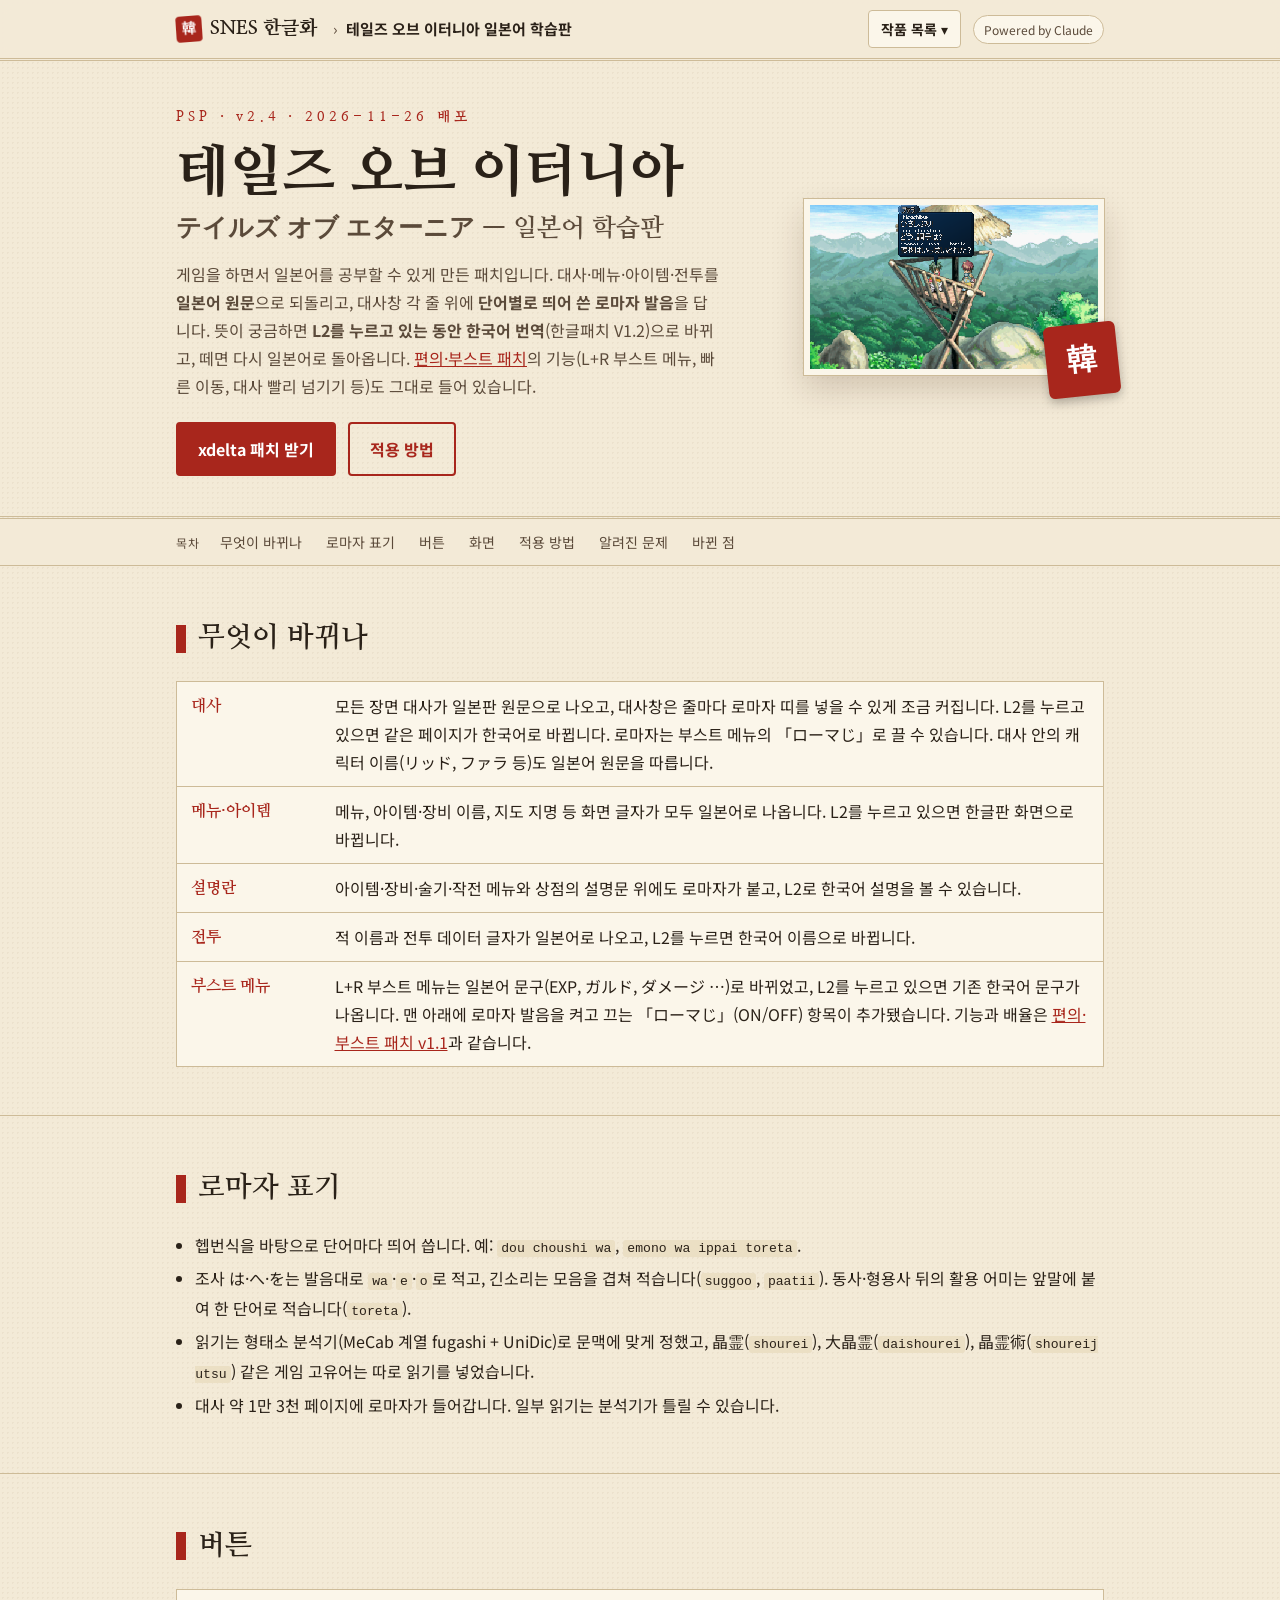
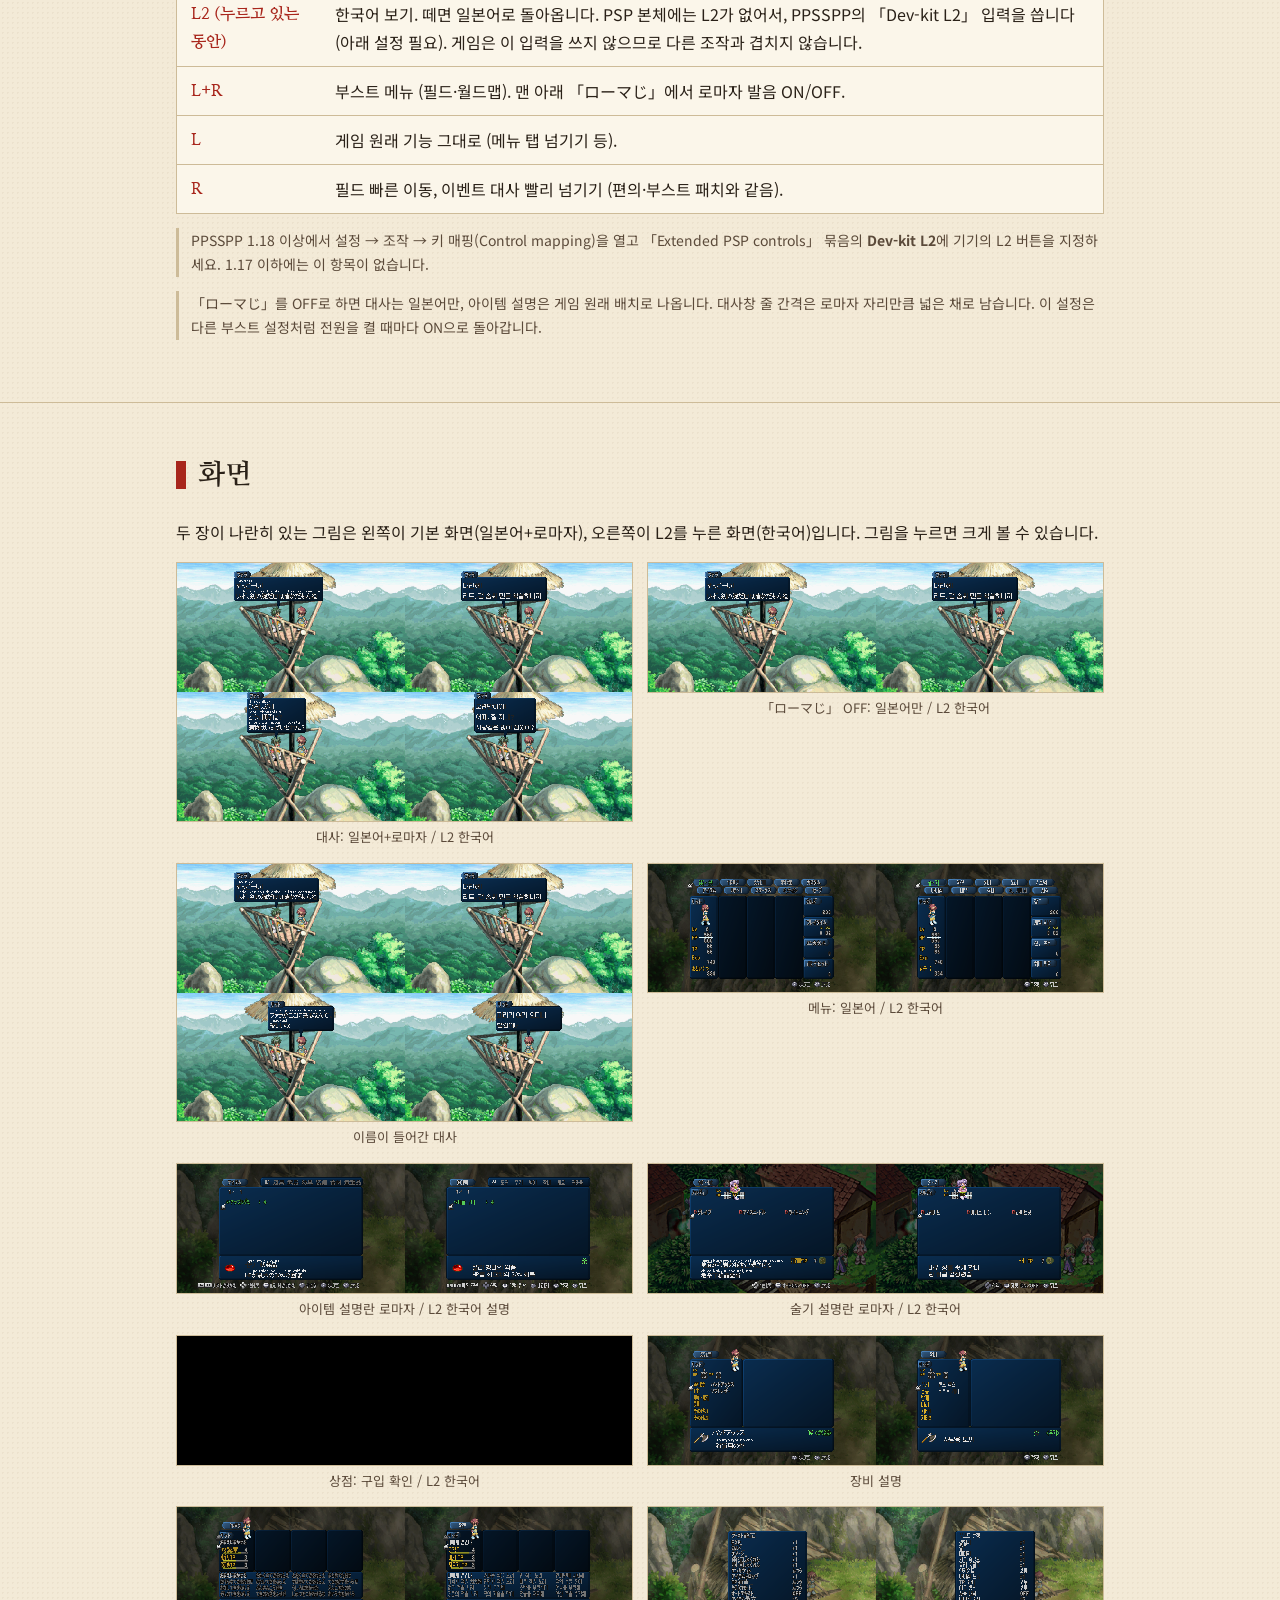
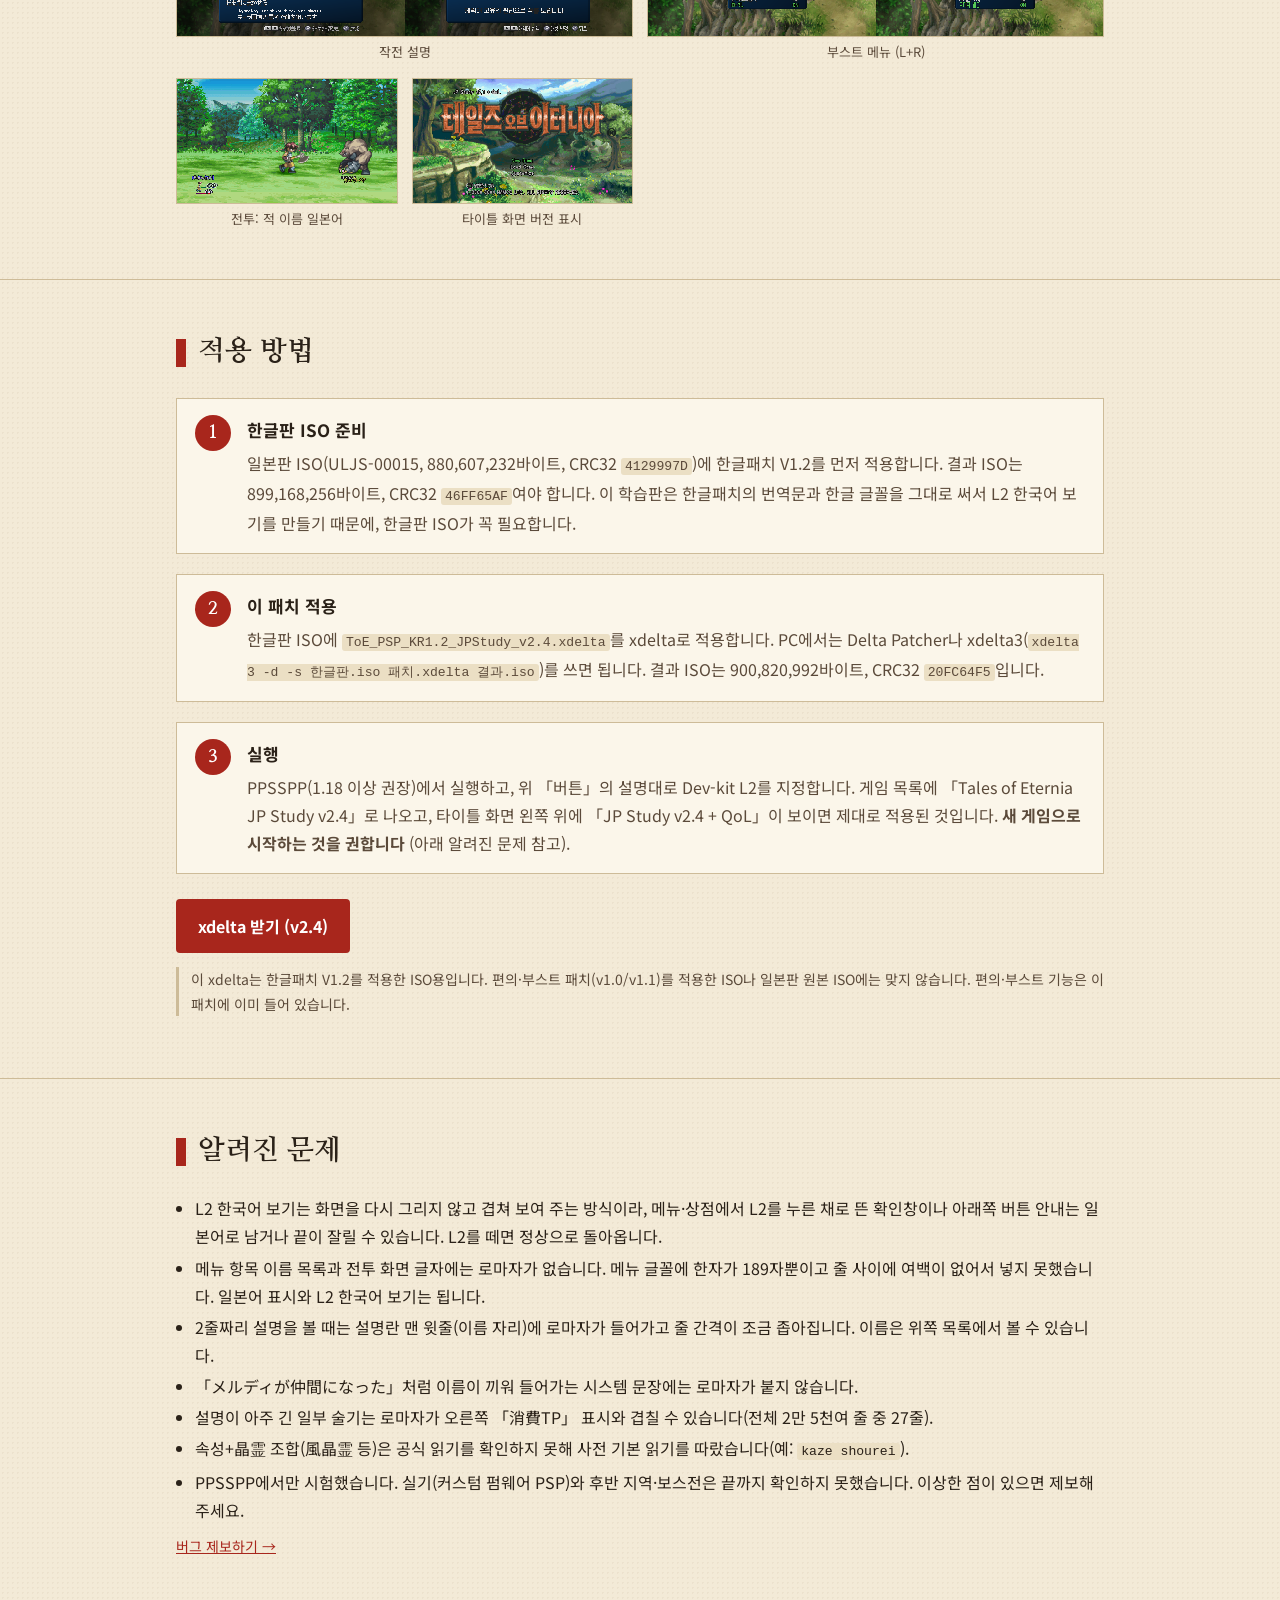
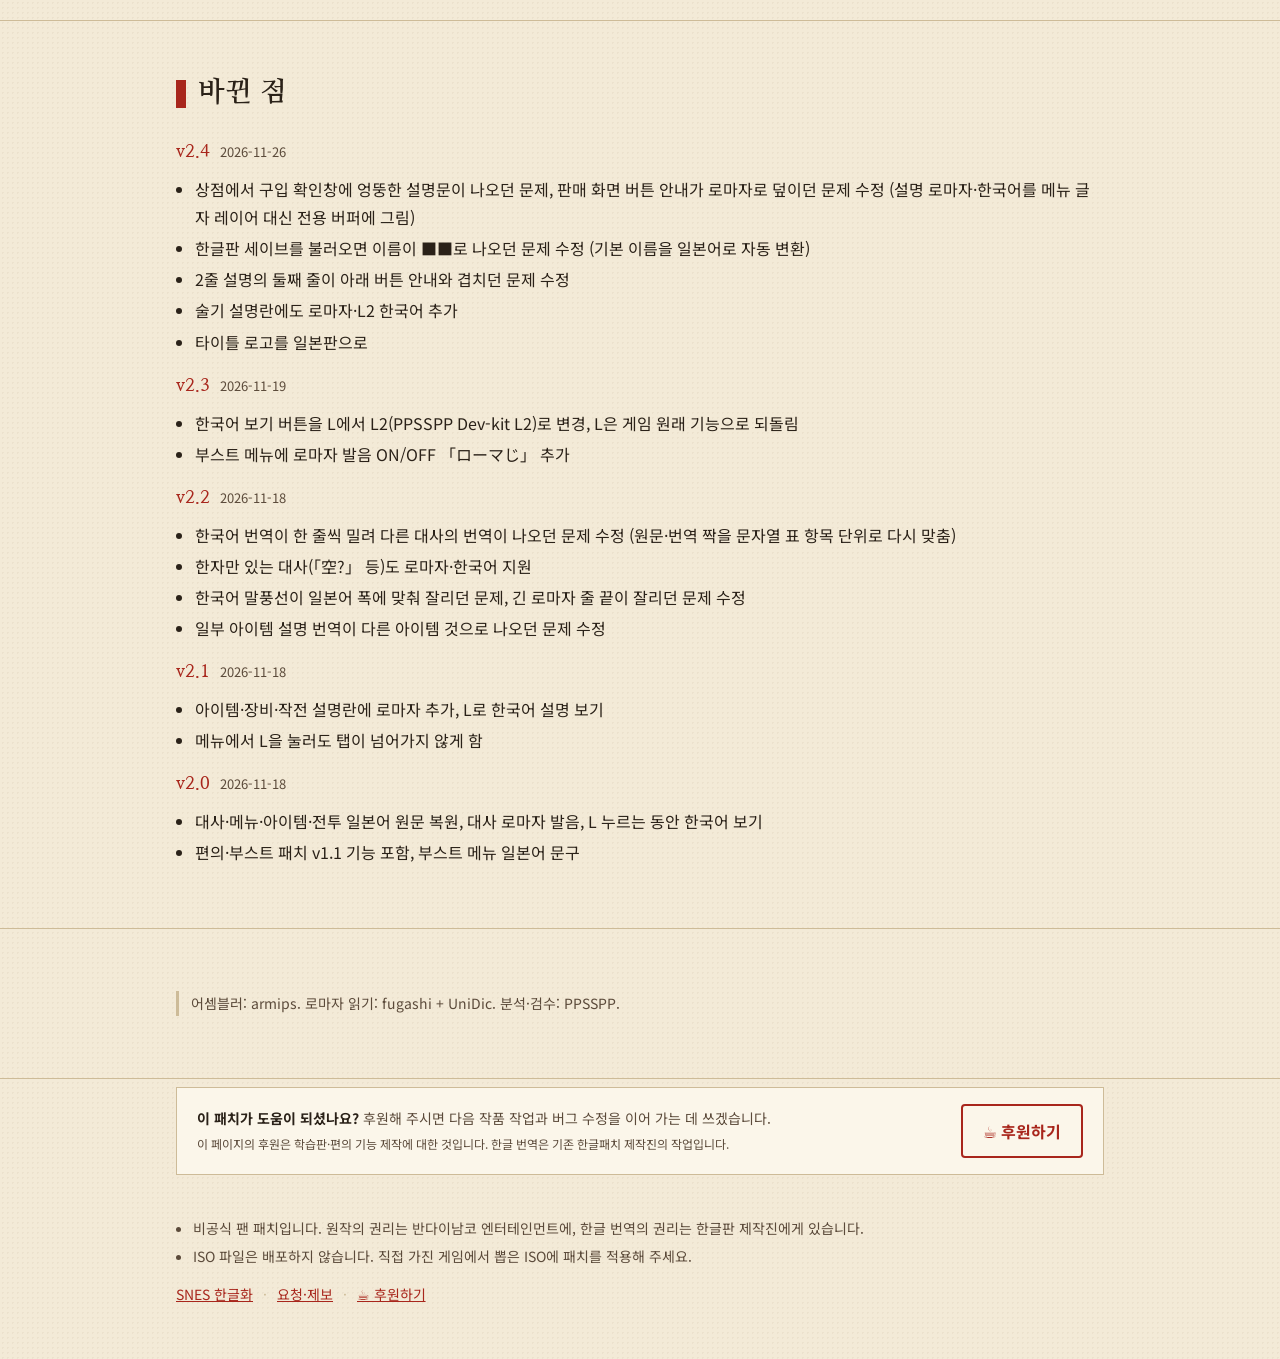
<file: eternia-jp/index.html>
<!doctype html>
<html lang="ko" data-gc="snes-korean"><head><meta charset="utf-8">
<meta name="viewport" content="width=device-width, initial-scale=1">
<title>테일즈 오브 이터니아 (PSP) 일본어 학습판 v2.4 · SNES 한글화</title>
<meta name="description" content="테일즈 오브 이터니아 PSP를 일본어 원문으로 되돌리고 대사 위에 로마자 발음을 달며, L 버튼을 누르는 동안 한국어 번역을 보여 주는 일본어 학습용 패치 v2.4 (편의·부스트 기능 포함)">
<link rel="preconnect" href="https://fonts.googleapis.com"><link rel="preconnect" href="https://fonts.gstatic.com" crossorigin>
<link href="https://fonts.googleapis.com/css2?family=Nanum+Myeongjo:wght@400;700;800&family=Noto+Sans+KR:wght@400;500;700&display=swap" rel="stylesheet">
<link rel="stylesheet" href="../assets/style.css">
<script data-goatcounter="https://snes-korean.goatcounter.com/count" async src="//gc.zgo.at/count.js"></script>
</head><body>
<div class="bar"><div class="wrap">
 <a class="brand" href="../"><i>韓</i><span>SNES 한글화</span></a><span class="crumb">&nbsp;›&nbsp; <b>테일즈 오브 이터니아 일본어 학습판</b></span><span class="sp"></span>
 <nav class="menu" aria-label="작품 목록"><button type="button" aria-expanded="false" aria-haspopup="true">작품 목록 ▾</button>
  <div class="list"><h6>한글화한 작품</h6><a href="../ffx/">파이널 판타지 X 인터내셔널 (PS2·치트)<small>v0.4 · 2026-11-15</small></a><a href="../eternia-jp/" aria-current=page>테일즈 오브 이터니아 (PSP·일본어 학습판)<small>v2.4 · 2026-11-18</small></a><a href="../eternia/">테일즈 오브 이터니아 (PSP·편의/부스트)<small>v1.1 · 2026-11-09</small></a><a href="../rs3/">로맨싱 사가 3 개조판 (치트·공략)<small>v2.4.1 · 2026-11-13</small></a><a href="../seiken3/">성검전설3 (치트)<small>v1.1 · 2026-11-01</small></a><a href="../ogre/">전설의 오우거 배틀 (치트·공략)<small>v1.4.2 · 2026-11-03</small></a><a href="../chrono/">크로노 트리거+ (CT+)<small>v1.7 · 2026-10-26</small></a><a href="../tenchi-ex/">천지를 먹다 확장판 (삼국지군웅전)<small>v2.7.2 · 2026-10-27</small></a><a href="../tenchi/">천지를 먹다 (삼국지군웅전)<small>v1.3.2 · 2026-10-26</small></a><h6>팁</h6><a href="../claude-ime/">Claude 앱 한글 입력 꼬임 대처<small>엔터 무한 입력 · 자모 분리</small></a><h6>참여</h6><a class="req" href="../request/">요청·제보<small>한글화 요청 · 버그 제보</small></a></div></nav>
 <span class="visits" hidden title="누적 방문자 (GoatCounter, 최대 4시간 늦게 반영)">누적 방문 <b>-</b></span>
 <a class="pwr" href="https://claude.ai" target="_blank" rel="noopener">Powered by Claude</a>
</div></div>
<header class="hero"><div class="wrap">
 <div>
  <div class="kicker">PSP · v2.4 · 2026-11-26 배포</div>
  <h1>테일즈 오브 이터니아<small>テイルズ オブ エターニア — 일본어 학습판</small></h1>
  <p class="lead">게임을 하면서 일본어를 공부할 수 있게 만든 패치입니다. 대사·메뉴·아이템·전투를 <b>일본어 원문</b>으로 되돌리고, 대사창 각 줄 위에 <b>단어별로 띄어 쓴 로마자 발음</b>을 답니다. 뜻이 궁금하면 <b>L2를 누르고 있는 동안 한국어 번역</b>(한글패치 V1.2)으로 바뀌고, 떼면 다시 일본어로 돌아옵니다. <a href="../eternia/">편의·부스트 패치</a>의 기능(L+R 부스트 메뉴, 빠른 이동, 대사 빨리 넘기기 등)도 그대로 들어 있습니다.</p>
  <div class="btns"><a class="btn main" href="patches/ToE_PSP_KR1.2_JPStudy_v2.4.xdelta" download>xdelta 패치 받기</a><a class="btn sub" href="#howto">적용 방법</a></div>
 </div>
 <figure><img src="img/hero.png" alt="일본어 대사 위에 로마자 발음이 붙은 대화창" width="480" height="272"><div class="stamp">韓</div></figure>
</div></header>
<nav class="toc" aria-label="목차"><div class="wrap"><span>목차</span><a href="#what">무엇이 바뀌나</a><a href="#ruby">로마자 표기</a><a href="#keys">버튼</a><a href="#shots">화면</a><a href="#howto">적용 방법</a><a href="#known">알려진 문제</a><a href="#log">바뀐 점</a></div></nav>
<main>
<section id="what"><div class="wrap"><h2>무엇이 바뀌나</h2><table class="dream wide"><tbody>
<tr><th>대사</th><td>모든 장면 대사가 일본판 원문으로 나오고, 대사창은 줄마다 로마자 띠를 넣을 수 있게 조금 커집니다. L2를 누르고 있으면 같은 페이지가 한국어로 바뀝니다. 로마자는 부스트 메뉴의 「ローマじ」로 끌 수 있습니다. 대사 안의 캐릭터 이름(リッド, ファラ 등)도 일본어 원문을 따릅니다.</td></tr>
<tr><th>메뉴·아이템</th><td>메뉴, 아이템·장비 이름, 지도 지명 등 화면 글자가 모두 일본어로 나옵니다. L2를 누르고 있으면 한글판 화면으로 바뀝니다.</td></tr>
<tr><th>설명란</th><td>아이템·장비·술기·작전 메뉴와 상점의 설명문 위에도 로마자가 붙고, L2로 한국어 설명을 볼 수 있습니다.</td></tr>
<tr><th>전투</th><td>적 이름과 전투 데이터 글자가 일본어로 나오고, L2를 누르면 한국어 이름으로 바뀝니다.</td></tr>
<tr><th>부스트 메뉴</th><td>L+R 부스트 메뉴는 일본어 문구(EXP, ガルド, ダメージ …)로 바뀌었고, L2를 누르고 있으면 기존 한국어 문구가 나옵니다. 맨 아래에 로마자 발음을 켜고 끄는 「ローマじ」(ON/OFF) 항목이 추가됐습니다. 기능과 배율은 <a href="../eternia/#boost">편의·부스트 패치 v1.1</a>과 같습니다.</td></tr>
</tbody></table></div></section>
<section id="ruby"><div class="wrap"><h2>로마자 표기</h2><ul>
<li>헵번식을 바탕으로 단어마다 띄어 씁니다. 예: <code>dou choushi wa</code>, <code>emono wa ippai toreta</code>.</li>
<li>조사 は·へ·を는 발음대로 <code>wa</code>·<code>e</code>·<code>o</code>로 적고, 긴소리는 모음을 겹쳐 적습니다(<code>suggoo</code>, <code>paatii</code>). 동사·형용사 뒤의 활용 어미는 앞말에 붙여 한 단어로 적습니다(<code>toreta</code>).</li>
<li>읽기는 형태소 분석기(MeCab 계열 fugashi + UniDic)로 문맥에 맞게 정했고, 晶霊(<code>shourei</code>), 大晶霊(<code>daishourei</code>), 晶霊術(<code>shoureijutsu</code>) 같은 게임 고유어는 따로 읽기를 넣었습니다.</li>
<li>대사 약 1만 3천 페이지에 로마자가 들어갑니다. 일부 읽기는 분석기가 틀릴 수 있습니다.</li>
</ul></div></section>
<section id="keys"><div class="wrap"><h2>버튼</h2><table class="dream wide"><tbody>
<tr><th>L2 (누르고 있는 동안)</th><td>한국어 보기. 떼면 일본어로 돌아옵니다. PSP 본체에는 L2가 없어서, PPSSPP의 「Dev-kit L2」 입력을 씁니다(아래 설정 필요). 게임은 이 입력을 쓰지 않으므로 다른 조작과 겹치지 않습니다.</td></tr>
<tr><th>L+R</th><td>부스트 메뉴 (필드·월드맵). 맨 아래 「ローマじ」에서 로마자 발음 ON/OFF.</td></tr>
<tr><th>L</th><td>게임 원래 기능 그대로 (메뉴 탭 넘기기 등).</td></tr>
<tr><th>R</th><td>필드 빠른 이동, 이벤트 대사 빨리 넘기기 (편의·부스트 패치와 같음).</td></tr>
</tbody></table><p class="note">PPSSPP 1.18 이상에서 설정 → 조작 → 키 매핑(Control mapping)을 열고 「Extended PSP controls」 묶음의 <b>Dev-kit L2</b>에 기기의 L2 버튼을 지정하세요. 1.17 이하에는 이 항목이 없습니다.</p><p class="note">「ローマじ」를 OFF로 하면 대사는 일본어만, 아이템 설명은 게임 원래 배치로 나옵니다. 대사창 줄 간격은 로마자 자리만큼 넓은 채로 남습니다. 이 설정은 다른 부스트 설정처럼 전원을 켤 때마다 ON으로 돌아갑니다.</p></div></section>
<section id="shots"><div class="wrap"><h2>화면</h2><p>두 장이 나란히 있는 그림은 왼쪽이 기본 화면(일본어+로마자), 오른쪽이 L2를 누른 화면(한국어)입니다. 그림을 누르면 크게 볼 수 있습니다.</p><div class="shots">
<figure class="wide"><img src="img/dialogue.png" alt="대사 일본어+로마자와 한국어 비교" width="960" height="544" loading="lazy"><figcaption>대사: 일본어+로마자 / L2 한국어</figcaption></figure>
<figure class="wide"><img src="img/noromaji.png" alt="로마자를 끈 대사 화면" width="960" height="272" loading="lazy"><figcaption>「ローマじ」 OFF: 일본어만 / L2 한국어</figcaption></figure>
<figure class="wide"><img src="img/dialogue2.png" alt="이름이 들어간 대사 비교" width="960" height="544" loading="lazy"><figcaption>이름이 들어간 대사</figcaption></figure>
<figure class="wide"><img src="img/menu.png" alt="메뉴 일본어와 한국어 비교" width="960" height="272" loading="lazy"><figcaption>메뉴: 일본어 / L2 한국어</figcaption></figure>
<figure class="wide"><img src="img/item.png" alt="아이템 설명 로마자와 한국어 설명" width="960" height="272" loading="lazy"><figcaption>아이템 설명란 로마자 / L2 한국어 설명</figcaption></figure>
<figure class="wide"><img src="img/arts.png" alt="술기 설명 로마자와 한국어 설명" width="960" height="272" loading="lazy"><figcaption>술기 설명란 로마자 / L2 한국어</figcaption></figure>
<figure class="wide"><img src="img/shop.png" alt="상점 구입 확인" width="960" height="272" loading="lazy"><figcaption>상점: 구입 확인 / L2 한국어</figcaption></figure>
<figure class="wide"><img src="img/equip.png" alt="장비 설명 로마자와 한국어" width="960" height="272" loading="lazy"><figcaption>장비 설명</figcaption></figure>
<figure class="wide"><img src="img/tactics.png" alt="작전 설명 로마자와 한국어" width="960" height="272" loading="lazy"><figcaption>작전 설명</figcaption></figure>
<figure class="wide"><img src="img/boost.png" alt="부스트 메뉴 일본어와 한국어" width="960" height="272" loading="lazy"><figcaption>부스트 메뉴 (L+R)</figcaption></figure>
<figure><img src="img/battle.png" alt="전투 화면 일본어 적 이름" width="480" height="272" loading="lazy"><figcaption>전투: 적 이름 일본어</figcaption></figure>
<figure><img src="img/title.png" alt="타이틀 화면 버전 표시" width="480" height="272" loading="lazy"><figcaption>타이틀 화면 버전 표시</figcaption></figure>
</div></div></section>
<section id="howto"><div class="wrap"><h2>적용 방법</h2><ol class="steps"><li><h4>한글판 ISO 준비</h4><p>일본판 ISO(ULJS-00015, 880,607,232바이트, CRC32 <code>4129997D</code>)에 한글패치 V1.2를 먼저 적용합니다. 결과 ISO는 899,168,256바이트, CRC32 <code>46FF65AF</code>여야 합니다. 이 학습판은 한글패치의 번역문과 한글 글꼴을 그대로 써서 L2 한국어 보기를 만들기 때문에, 한글판 ISO가 꼭 필요합니다.</p></li><li><h4>이 패치 적용</h4><p>한글판 ISO에 <code>ToE_PSP_KR1.2_JPStudy_v2.4.xdelta</code>를 xdelta로 적용합니다. PC에서는 Delta Patcher나 xdelta3(<code>xdelta3 -d -s 한글판.iso 패치.xdelta 결과.iso</code>)를 쓰면 됩니다. 결과 ISO는 900,820,992바이트, CRC32 <code>20FC64F5</code>입니다.</p></li><li><h4>실행</h4><p>PPSSPP(1.18 이상 권장)에서 실행하고, 위 「버튼」의 설명대로 Dev-kit L2를 지정합니다. 게임 목록에 「Tales of Eternia JP Study v2.4」로 나오고, 타이틀 화면 왼쪽 위에 「JP Study v2.4 + QoL」이 보이면 제대로 적용된 것입니다. <b>새 게임으로 시작하는 것을 권합니다</b> (아래 알려진 문제 참고).</p></li></ol>
 <div class="btns"><a class="btn main" href="patches/ToE_PSP_KR1.2_JPStudy_v2.4.xdelta" download>xdelta 받기 (v2.4)</a></div>
 <p class="note">이 xdelta는 한글패치 V1.2를 적용한 ISO용입니다. 편의·부스트 패치(v1.0/v1.1)를 적용한 ISO나 일본판 원본 ISO에는 맞지 않습니다. 편의·부스트 기능은 이 패치에 이미 들어 있습니다.</p></div></section>
<section id="known"><div class="wrap"><h2>알려진 문제</h2><ul>
<li>L2 한국어 보기는 화면을 다시 그리지 않고 겹쳐 보여 주는 방식이라, 메뉴·상점에서 L2를 누른 채로 뜬 확인창이나 아래쪽 버튼 안내는 일본어로 남거나 끝이 잘릴 수 있습니다. L2를 떼면 정상으로 돌아옵니다.</li>
<li>메뉴 항목 이름 목록과 전투 화면 글자에는 로마자가 없습니다. 메뉴 글꼴에 한자가 189자뿐이고 줄 사이에 여백이 없어서 넣지 못했습니다. 일본어 표시와 L2 한국어 보기는 됩니다.</li>
<li>2줄짜리 설명을 볼 때는 설명란 맨 윗줄(이름 자리)에 로마자가 들어가고 줄 간격이 조금 좁아집니다. 이름은 위쪽 목록에서 볼 수 있습니다.</li>
<li>「メルディが仲間になった」처럼 이름이 끼워 들어가는 시스템 문장에는 로마자가 붙지 않습니다.</li>
<li>설명이 아주 긴 일부 술기는 로마자가 오른쪽 「消費TP」 표시와 겹칠 수 있습니다(전체 2만 5천여 줄 중 27줄).</li>
<li>속성+晶霊 조합(風晶霊 등)은 공식 읽기를 확인하지 못해 사전 기본 읽기를 따랐습니다(예: <code>kaze shourei</code>).</li>
<li>PPSSPP에서만 시험했습니다. 실기(커스텀 펌웨어 PSP)와 후반 지역·보스전은 끝까지 확인하지 못했습니다. 이상한 점이 있으면 제보해 주세요.</li>
</ul><p class="bugrep"><a href="../request/">버그 제보하기 →</a></p></div></section>
<section id="log"><div class="wrap"><h2>바뀐 점</h2><div class="chg"><b>v2.4</b> <span class="date">2026-11-26</span><ul><li>상점에서 구입 확인창에 엉뚱한 설명문이 나오던 문제, 판매 화면 버튼 안내가 로마자로 덮이던 문제 수정 (설명 로마자·한국어를 메뉴 글자 레이어 대신 전용 버퍼에 그림)</li><li>한글판 세이브를 불러오면 이름이 ■■로 나오던 문제 수정 (기본 이름을 일본어로 자동 변환)</li><li>2줄 설명의 둘째 줄이 아래 버튼 안내와 겹치던 문제 수정</li><li>술기 설명란에도 로마자·L2 한국어 추가</li><li>타이틀 로고를 일본판으로</li></ul></div><div class="chg"><b>v2.3</b> <span class="date">2026-11-19</span><ul><li>한국어 보기 버튼을 L에서 L2(PPSSPP Dev-kit L2)로 변경, L은 게임 원래 기능으로 되돌림</li><li>부스트 메뉴에 로마자 발음 ON/OFF 「ローマじ」 추가</li></ul></div><div class="chg"><b>v2.2</b> <span class="date">2026-11-18</span><ul><li>한국어 번역이 한 줄씩 밀려 다른 대사의 번역이 나오던 문제 수정 (원문·번역 짝을 문자열 표 항목 단위로 다시 맞춤)</li><li>한자만 있는 대사(「空?」 등)도 로마자·한국어 지원</li><li>한국어 말풍선이 일본어 폭에 맞춰 잘리던 문제, 긴 로마자 줄 끝이 잘리던 문제 수정</li><li>일부 아이템 설명 번역이 다른 아이템 것으로 나오던 문제 수정</li></ul></div><div class="chg"><b>v2.1</b> <span class="date">2026-11-18</span><ul><li>아이템·장비·작전 설명란에 로마자 추가, L로 한국어 설명 보기</li><li>메뉴에서 L을 눌러도 탭이 넘어가지 않게 함</li></ul></div><div class="chg"><b>v2.0</b> <span class="date">2026-11-18</span><ul><li>대사·메뉴·아이템·전투 일본어 원문 복원, 대사 로마자 발음, L 누르는 동안 한국어 보기</li><li>편의·부스트 패치 v1.1 기능 포함, 부스트 메뉴 일본어 문구</li></ul></div></div></section>
<section><div class="wrap"><p class="note">어셈블러: armips. 로마자 읽기: fugashi + UniDic. 분석·검수: PPSSPP.</p></div></section>
</main>
<div class="support"><div class="wrap"><div class="sbox"><p><b>이 패치가 도움이 되셨나요?</b> 후원해 주시면 다음 작품 작업과 버그 수정을 이어 가는 데 쓰겠습니다.<br><small>이 페이지의 후원은 학습판·편의 기능 제작에 대한 것입니다. 한글 번역은 기존 한글패치 제작진의 작업입니다.</small></p><a class="btn sub" href="https://buymeacoffee.com/sneskorean" target="_blank" rel="noopener">☕ 후원하기</a></div></div></div>
<footer><div class="wrap"><ul><li>비공식 팬 패치입니다. 원작의 권리는 반다이남코 엔터테인먼트에, 한글 번역의 권리는 한글판 제작진에게 있습니다.</li><li>ISO 파일은 배포하지 않습니다. 직접 가진 게임에서 뽑은 ISO에 패치를 적용해 주세요.</li></ul><p class="flinks"><a href="../">SNES 한글화</a><span>·</span><a href="../request/">요청·제보</a><span>·</span><a href="https://buymeacoffee.com/sneskorean" target="_blank" rel="noopener">☕ 후원하기</a></p></div></footer>
<script src="../assets/site.js"></script>
</body></html>
</file>
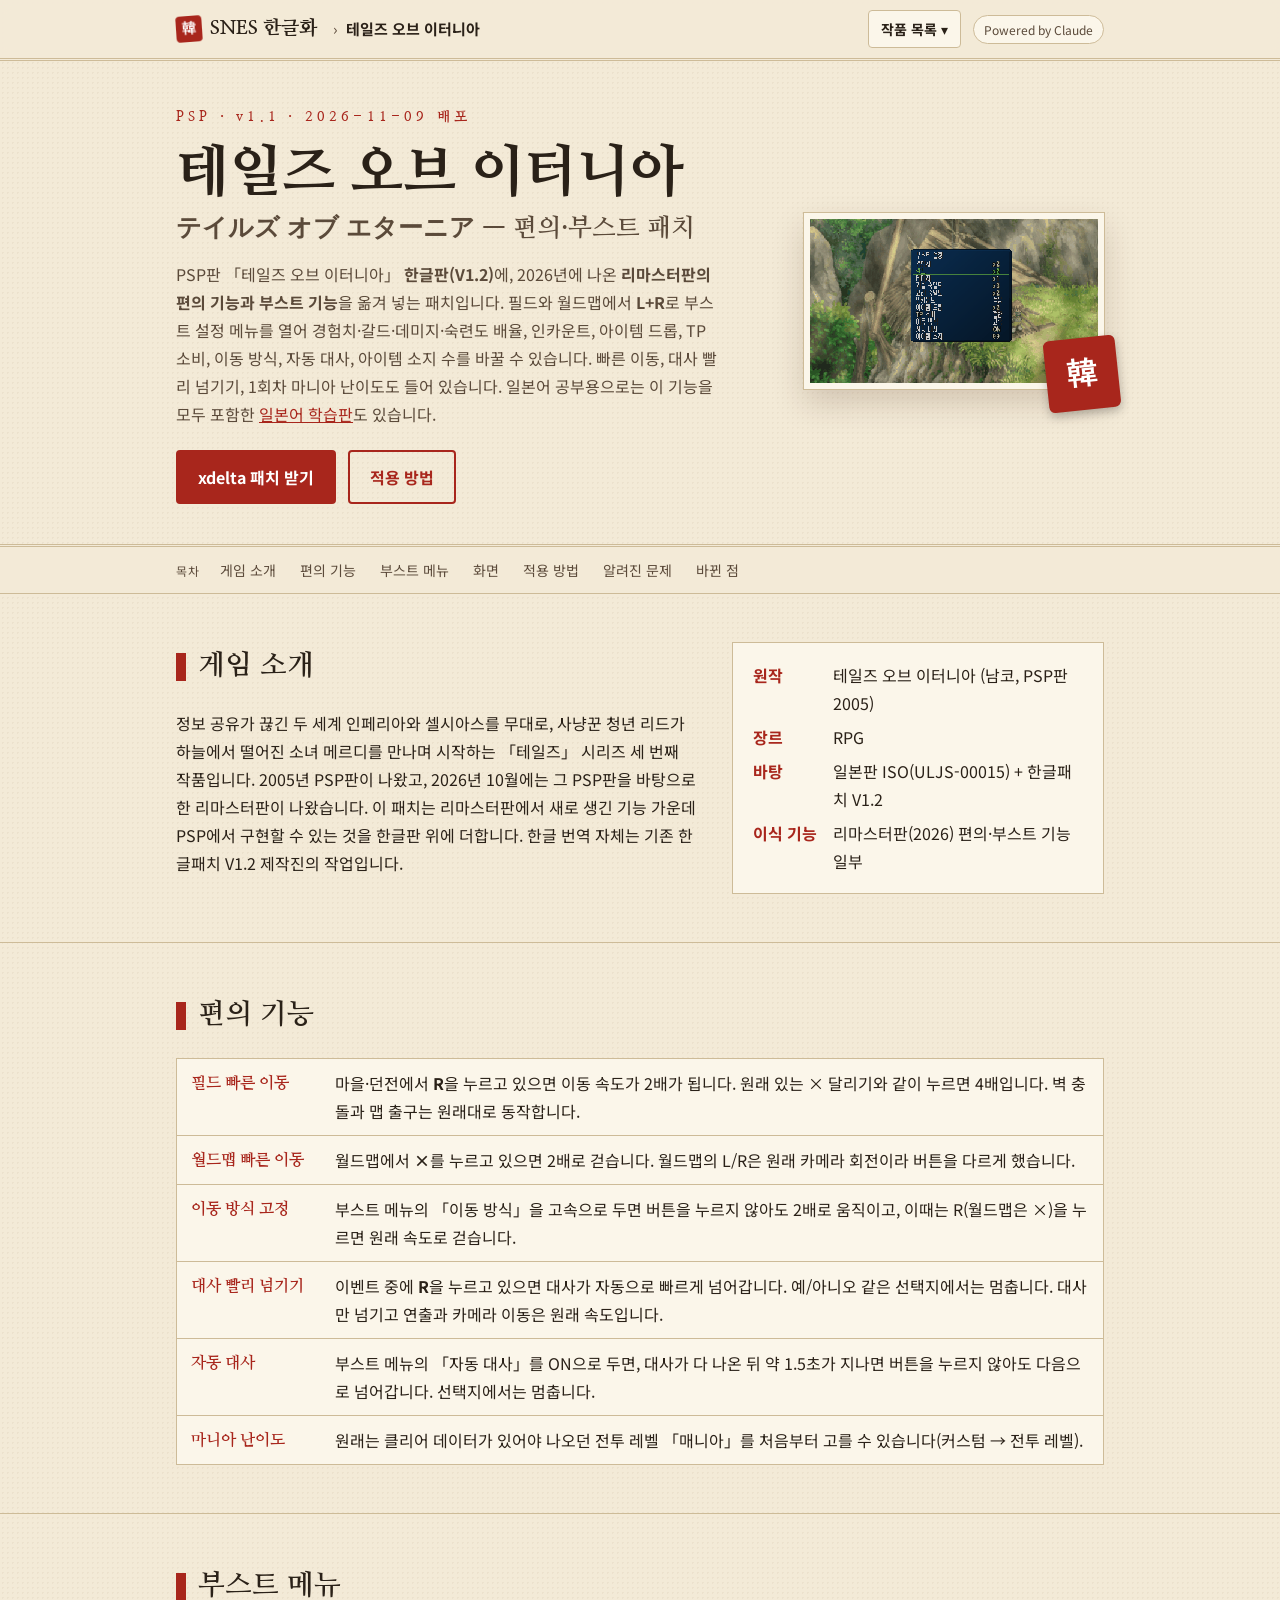
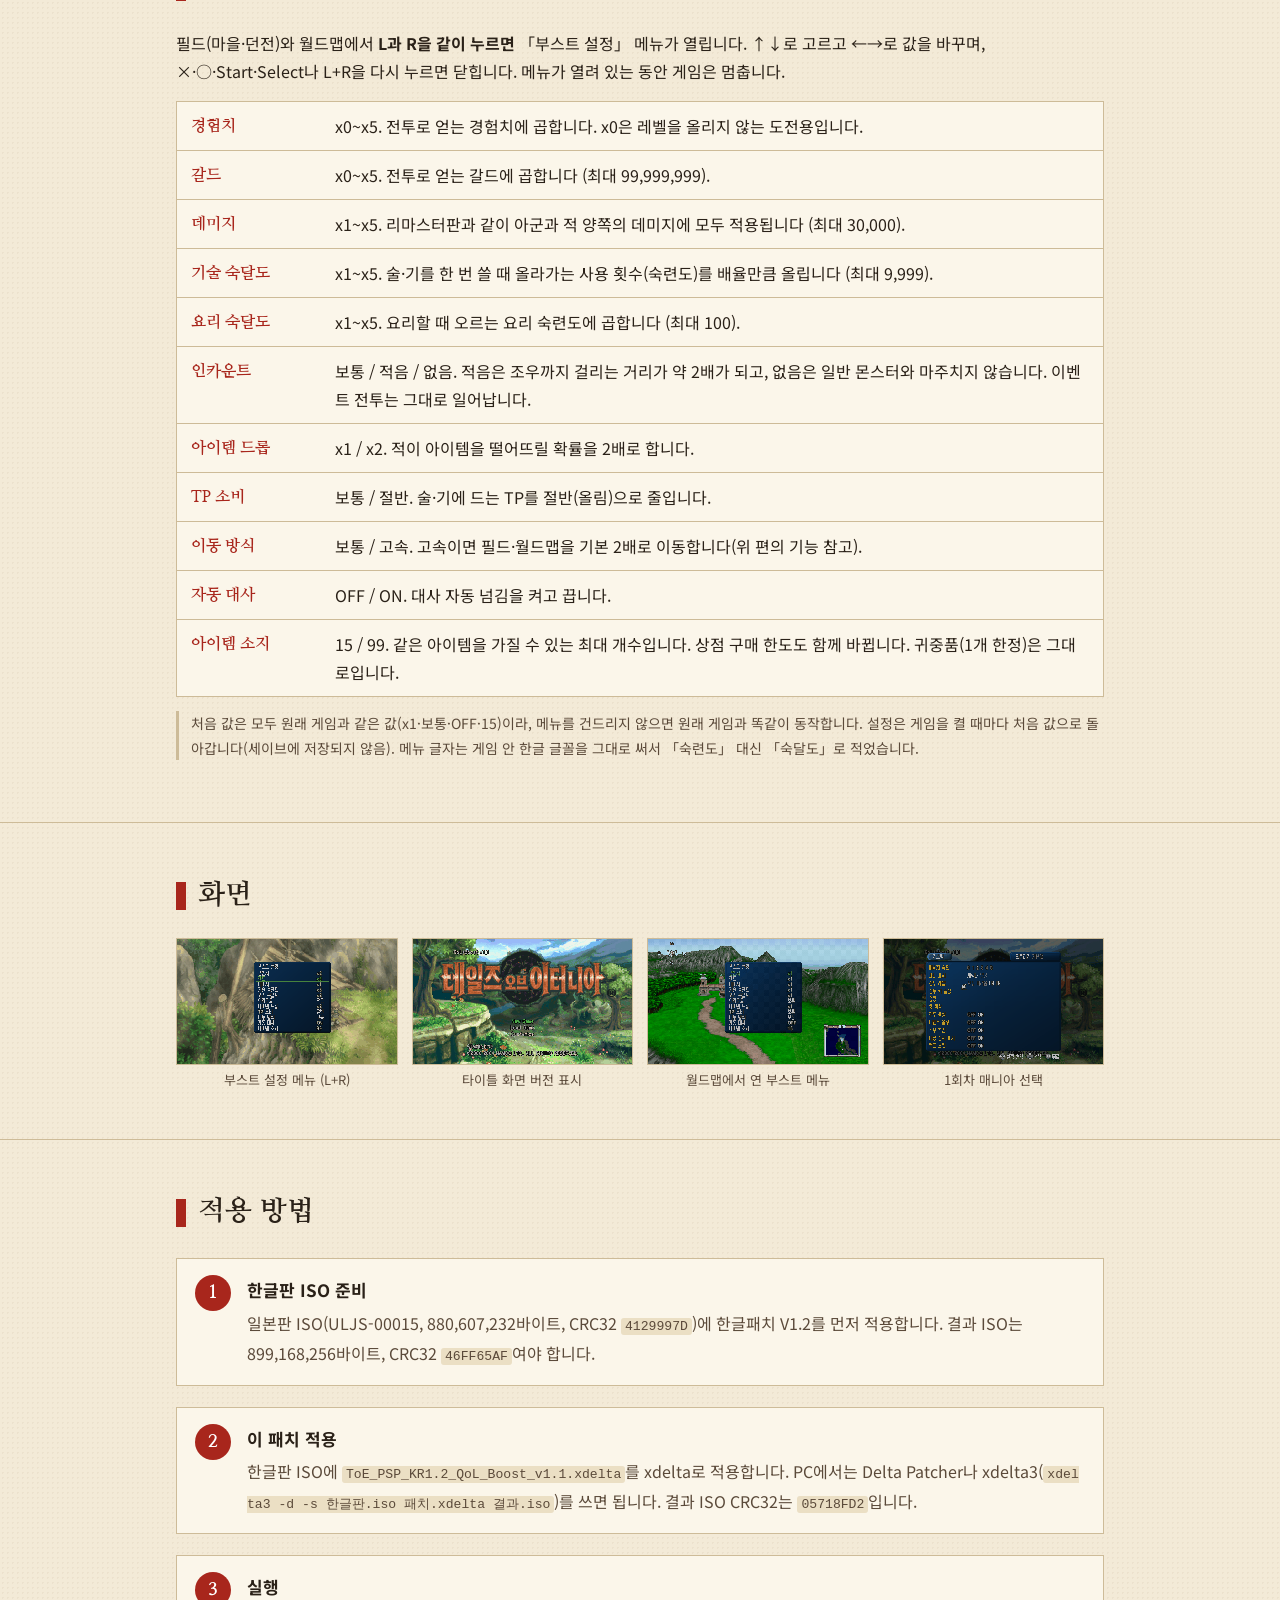
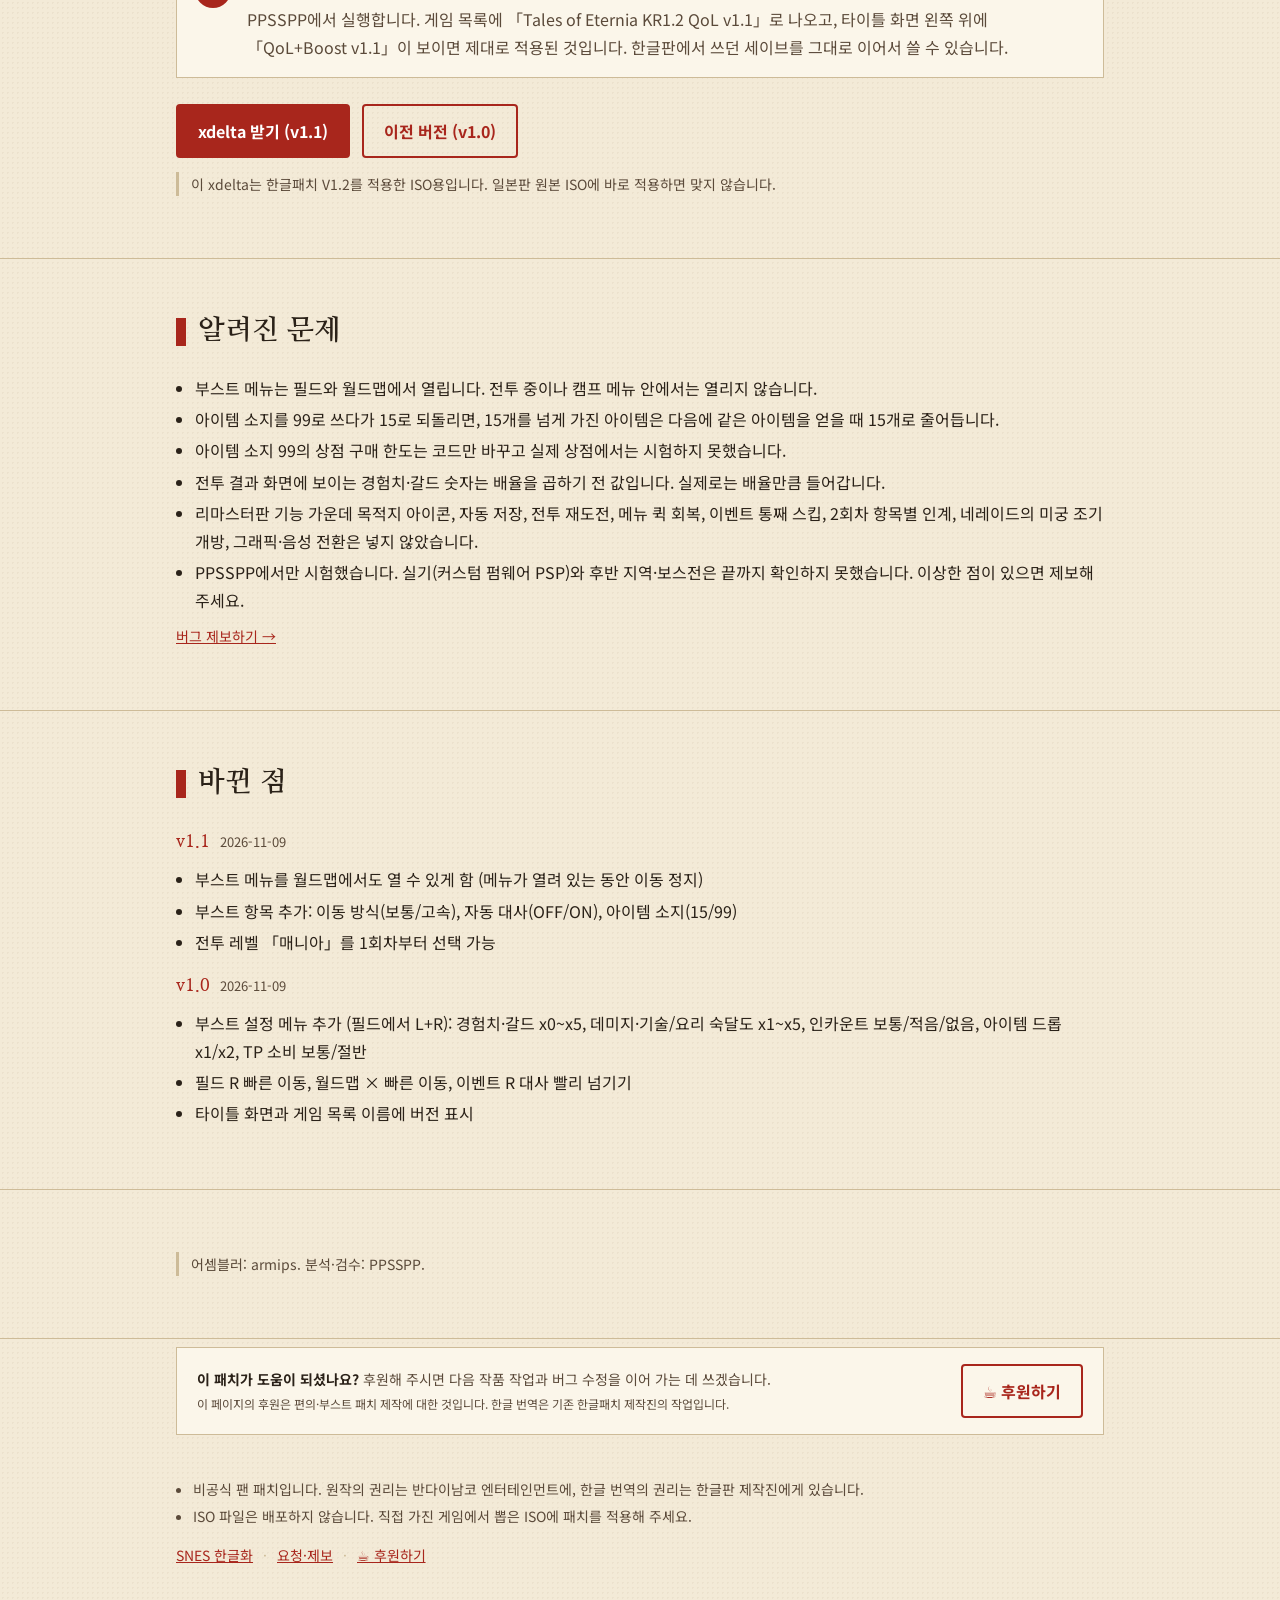
<file: eternia/index.html>
<!doctype html>
<html lang="ko" data-gc="snes-korean"><head><meta charset="utf-8">
<meta name="viewport" content="width=device-width, initial-scale=1">
<title>테일즈 오브 이터니아 (PSP) 편의·부스트 패치 v1.1 · SNES 한글화</title>
<meta name="description" content="테일즈 오브 이터니아 PSP 한글판(V1.2)에 2026 리마스터판의 편의 기능(빠른 이동, 대사 빨리 넘기기)과 부스트 기능(경험치·갈드·데미지·숙련도 배율, 인카운트, 드롭률, TP 소비, 이동 방식, 자동 대사, 아이템 소지 수)과 마니아 난이도 1회차 개방을 넣는 패치 v1.1">
<link rel="preconnect" href="https://fonts.googleapis.com"><link rel="preconnect" href="https://fonts.gstatic.com" crossorigin>
<link href="https://fonts.googleapis.com/css2?family=Nanum+Myeongjo:wght@400;700;800&family=Noto+Sans+KR:wght@400;500;700&display=swap" rel="stylesheet">
<link rel="stylesheet" href="../assets/style.css">
<script data-goatcounter="https://snes-korean.goatcounter.com/count" async src="//gc.zgo.at/count.js"></script>
</head><body>
<div class="bar"><div class="wrap">
 <a class="brand" href="../"><i>韓</i><span>SNES 한글화</span></a><span class="crumb">&nbsp;›&nbsp; <b>테일즈 오브 이터니아</b></span><span class="sp"></span>
 <nav class="menu" aria-label="작품 목록"><button type="button" aria-expanded="false" aria-haspopup="true">작품 목록 ▾</button>
  <div class="list"><h6>한글화한 작품</h6><a href="../ffx/">파이널 판타지 X 인터내셔널 (PS2·치트)<small>v0.4 · 2026-11-15</small></a><a href="../eternia-jp/">테일즈 오브 이터니아 (PSP·일본어 학습판)<small>v2.4 · 2026-11-26</small></a><a href="../eternia/" aria-current=page>테일즈 오브 이터니아 (PSP·편의/부스트)<small>v1.1 · 2026-11-09</small></a><a href="../rs3/">로맨싱 사가 3 개조판 (치트·공략)<small>v2.2.1 · 2026-11-13</small></a><a href="../seiken3/">성검전설3 (치트)<small>v1.1 · 2026-11-01</small></a><a href="../ogre/">전설의 오우거 배틀 (치트·공략)<small>v1.4.2 · 2026-11-03</small></a><a href="../chrono/">크로노 트리거+ (CT+)<small>v1.7 · 2026-10-26</small></a><a href="../tenchi-ex/">천지를 먹다 확장판 (삼국지군웅전)<small>v2.7.2 · 2026-10-27</small></a><a href="../tenchi/">천지를 먹다 (삼국지군웅전)<small>v1.3.2 · 2026-10-26</small></a><h6>팁</h6><a href="../claude-ime/">Claude 앱 한글 입력 꼬임 대처<small>엔터 무한 입력 · 자모 분리</small></a><h6>참여</h6><a class="req" href="../request/">요청·제보<small>한글화 요청 · 버그 제보</small></a></div></nav>
 <span class="visits" hidden title="누적 방문자 (GoatCounter, 최대 4시간 늦게 반영)">누적 방문 <b>-</b></span>
 <a class="pwr" href="https://claude.ai" target="_blank" rel="noopener">Powered by Claude</a>
</div></div>
<header class="hero"><div class="wrap">
 <div>
  <div class="kicker">PSP · v1.1 · 2026-11-09 배포</div>
  <h1>테일즈 오브 이터니아<small>テイルズ オブ エターニア — 편의·부스트 패치</small></h1>
  <p class="lead">PSP판 「테일즈 오브 이터니아」 <b>한글판(V1.2)</b>에, 2026년에 나온 <b>리마스터판의 편의 기능과 부스트 기능</b>을 옮겨 넣는 패치입니다. 필드와 월드맵에서 <b>L+R</b>로 부스트 설정 메뉴를 열어 경험치·갈드·데미지·숙련도 배율, 인카운트, 아이템 드롭, TP 소비, 이동 방식, 자동 대사, 아이템 소지 수를 바꿀 수 있습니다. 빠른 이동, 대사 빨리 넘기기, 1회차 마니아 난이도도 들어 있습니다. 일본어 공부용으로는 이 기능을 모두 포함한 <a href="../eternia-jp/">일본어 학습판</a>도 있습니다.</p>
  <div class="btns"><a class="btn main" href="patches/ToE_PSP_KR1.2_QoL_Boost_v1.1.xdelta" download>xdelta 패치 받기</a><a class="btn sub" href="#howto">적용 방법</a></div>
 </div>
 <figure><img src="img/menu.png" alt="부스트 설정 메뉴 화면" width="480" height="272"><div class="stamp">韓</div></figure>
</div></header>
<nav class="toc" aria-label="목차"><div class="wrap"><span>목차</span><a href="#about">게임 소개</a><a href="#qol">편의 기능</a><a href="#boost">부스트 메뉴</a><a href="#shots">화면</a><a href="#howto">적용 방법</a><a href="#known">알려진 문제</a><a href="#log">바뀐 점</a></div></nav>
<main>
<section id="about"><div class="wrap two"><div><h2>게임 소개</h2><p>정보 공유가 끊긴 두 세계 인페리아와 셀시아스를 무대로, 사냥꾼 청년 리드가 하늘에서 떨어진 소녀 메르디를 만나며 시작하는 「테일즈」 시리즈 세 번째 작품입니다. 2005년 PSP판이 나왔고, 2026년 10월에는 그 PSP판을 바탕으로 한 리마스터판이 나왔습니다. 이 패치는 리마스터판에서 새로 생긴 기능 가운데 PSP에서 구현할 수 있는 것을 한글판 위에 더합니다. 한글 번역 자체는 기존 한글패치 V1.2 제작진의 작업입니다.</p></div><div><dl class="info"><dt>원작</dt><dd>테일즈 오브 이터니아 (남코, PSP판 2005)</dd><dt>장르</dt><dd>RPG</dd><dt>바탕</dt><dd>일본판 ISO(ULJS-00015) + 한글패치 V1.2</dd><dt>이식 기능</dt><dd>리마스터판(2026) 편의·부스트 기능 일부</dd></dl></div></div></section>
<section id="qol"><div class="wrap"><h2>편의 기능</h2><table class="dream wide"><tbody><tr><th>필드 빠른 이동</th><td>마을·던전에서 <b>R</b>을 누르고 있으면 이동 속도가 2배가 됩니다. 원래 있는 × 달리기와 같이 누르면 4배입니다. 벽 충돌과 맵 출구는 원래대로 동작합니다.</td></tr><tr><th>월드맵 빠른 이동</th><td>월드맵에서 <b>×</b>를 누르고 있으면 2배로 걷습니다. 월드맵의 L/R은 원래 카메라 회전이라 버튼을 다르게 했습니다.</td></tr><tr><th>이동 방식 고정</th><td>부스트 메뉴의 「이동 방식」을 고속으로 두면 버튼을 누르지 않아도 2배로 움직이고, 이때는 R(월드맵은 ×)을 누르면 원래 속도로 걷습니다.</td></tr><tr><th>대사 빨리 넘기기</th><td>이벤트 중에 <b>R</b>을 누르고 있으면 대사가 자동으로 빠르게 넘어갑니다. 예/아니오 같은 선택지에서는 멈춥니다. 대사만 넘기고 연출과 카메라 이동은 원래 속도입니다.</td></tr><tr><th>자동 대사</th><td>부스트 메뉴의 「자동 대사」를 ON으로 두면, 대사가 다 나온 뒤 약 1.5초가 지나면 버튼을 누르지 않아도 다음으로 넘어갑니다. 선택지에서는 멈춥니다.</td></tr><tr><th>마니아 난이도</th><td>원래는 클리어 데이터가 있어야 나오던 전투 레벨 「매니아」를 처음부터 고를 수 있습니다(커스텀 → 전투 레벨).</td></tr></tbody></table></div></section>
<section id="boost"><div class="wrap"><h2>부스트 메뉴</h2><p>필드(마을·던전)와 월드맵에서 <b>L과 R을 같이 누르면</b> 「부스트 설정」 메뉴가 열립니다. ↑↓로 고르고 ←→로 값을 바꾸며, ×·○·Start·Select나 L+R을 다시 누르면 닫힙니다. 메뉴가 열려 있는 동안 게임은 멈춥니다.</p><table class="dream wide"><tbody><tr><th>경험치</th><td>x0~x5. 전투로 얻는 경험치에 곱합니다. x0은 레벨을 올리지 않는 도전용입니다.</td></tr><tr><th>갈드</th><td>x0~x5. 전투로 얻는 갈드에 곱합니다 (최대 99,999,999).</td></tr><tr><th>데미지</th><td>x1~x5. 리마스터판과 같이 아군과 적 양쪽의 데미지에 모두 적용됩니다 (최대 30,000).</td></tr><tr><th>기술 숙달도</th><td>x1~x5. 술·기를 한 번 쓸 때 올라가는 사용 횟수(숙련도)를 배율만큼 올립니다 (최대 9,999).</td></tr><tr><th>요리 숙달도</th><td>x1~x5. 요리할 때 오르는 요리 숙련도에 곱합니다 (최대 100).</td></tr><tr><th>인카운트</th><td>보통 / 적음 / 없음. 적음은 조우까지 걸리는 거리가 약 2배가 되고, 없음은 일반 몬스터와 마주치지 않습니다. 이벤트 전투는 그대로 일어납니다.</td></tr><tr><th>아이템 드롭</th><td>x1 / x2. 적이 아이템을 떨어뜨릴 확률을 2배로 합니다.</td></tr><tr><th>TP 소비</th><td>보통 / 절반. 술·기에 드는 TP를 절반(올림)으로 줄입니다.</td></tr><tr><th>이동 방식</th><td>보통 / 고속. 고속이면 필드·월드맵을 기본 2배로 이동합니다(위 편의 기능 참고).</td></tr><tr><th>자동 대사</th><td>OFF / ON. 대사 자동 넘김을 켜고 끕니다.</td></tr><tr><th>아이템 소지</th><td>15 / 99. 같은 아이템을 가질 수 있는 최대 개수입니다. 상점 구매 한도도 함께 바뀝니다. 귀중품(1개 한정)은 그대로입니다.</td></tr></tbody></table><p class="note">처음 값은 모두 원래 게임과 같은 값(x1·보통·OFF·15)이라, 메뉴를 건드리지 않으면 원래 게임과 똑같이 동작합니다. 설정은 게임을 켤 때마다 처음 값으로 돌아갑니다(세이브에 저장되지 않음). 메뉴 글자는 게임 안 한글 글꼴을 그대로 써서 「숙련도」 대신 「숙달도」로 적었습니다.</p></div></section>
<section id="shots"><div class="wrap"><h2>화면</h2><div class="shots"><figure><img src="img/menu.png" alt="부스트 설정 메뉴" width="480" height="272" loading="lazy"><figcaption>부스트 설정 메뉴 (L+R)</figcaption></figure><figure><img src="img/title.png" alt="타이틀 화면 왼쪽 위 버전 표시" width="480" height="272" loading="lazy"><figcaption>타이틀 화면 버전 표시</figcaption></figure><figure><img src="img/world_menu.png" alt="월드맵에서 연 부스트 메뉴" width="480" height="272" loading="lazy"><figcaption>월드맵에서 연 부스트 메뉴</figcaption></figure><figure><img src="img/mania.png" alt="커스텀 전투 레벨에 매니아 표시" width="480" height="272" loading="lazy"><figcaption>1회차 매니아 선택</figcaption></figure></div></div></section>
<section id="howto"><div class="wrap"><h2>적용 방법</h2><ol class="steps"><li><h4>한글판 ISO 준비</h4><p>일본판 ISO(ULJS-00015, 880,607,232바이트, CRC32 <code>4129997D</code>)에 한글패치 V1.2를 먼저 적용합니다. 결과 ISO는 899,168,256바이트, CRC32 <code>46FF65AF</code>여야 합니다.</p></li><li><h4>이 패치 적용</h4><p>한글판 ISO에 <code>ToE_PSP_KR1.2_QoL_Boost_v1.1.xdelta</code>를 xdelta로 적용합니다. PC에서는 Delta Patcher나 xdelta3(<code>xdelta3 -d -s 한글판.iso 패치.xdelta 결과.iso</code>)를 쓰면 됩니다. 결과 ISO CRC32는 <code>05718FD2</code>입니다.</p></li><li><h4>실행</h4><p>PPSSPP에서 실행합니다. 게임 목록에 「Tales of Eternia KR1.2 QoL v1.1」로 나오고, 타이틀 화면 왼쪽 위에 「QoL+Boost v1.1」이 보이면 제대로 적용된 것입니다. 한글판에서 쓰던 세이브를 그대로 이어서 쓸 수 있습니다.</p></li></ol>
 <div class="btns"><a class="btn main" href="patches/ToE_PSP_KR1.2_QoL_Boost_v1.1.xdelta" download>xdelta 받기 (v1.1)</a><a class="btn sub" href="patches/ToE_PSP_KR1.2_QoL_Boost_v1.0.xdelta" download>이전 버전 (v1.0)</a></div>
 <p class="note">이 xdelta는 한글패치 V1.2를 적용한 ISO용입니다. 일본판 원본 ISO에 바로 적용하면 맞지 않습니다.</p></div></section>
<section id="known"><div class="wrap"><h2>알려진 문제</h2><ul><li>부스트 메뉴는 필드와 월드맵에서 열립니다. 전투 중이나 캠프 메뉴 안에서는 열리지 않습니다.</li><li>아이템 소지를 99로 쓰다가 15로 되돌리면, 15개를 넘게 가진 아이템은 다음에 같은 아이템을 얻을 때 15개로 줄어듭니다.</li><li>아이템 소지 99의 상점 구매 한도는 코드만 바꾸고 실제 상점에서는 시험하지 못했습니다.</li><li>전투 결과 화면에 보이는 경험치·갈드 숫자는 배율을 곱하기 전 값입니다. 실제로는 배율만큼 들어갑니다.</li><li>리마스터판 기능 가운데 목적지 아이콘, 자동 저장, 전투 재도전, 메뉴 퀵 회복, 이벤트 통째 스킵, 2회차 항목별 인계, 네레이드의 미궁 조기 개방, 그래픽·음성 전환은 넣지 않았습니다.</li><li>PPSSPP에서만 시험했습니다. 실기(커스텀 펌웨어 PSP)와 후반 지역·보스전은 끝까지 확인하지 못했습니다. 이상한 점이 있으면 제보해 주세요.</li></ul><p class="bugrep"><a href="../request/">버그 제보하기 →</a></p></div></section>
<section id="log"><div class="wrap"><h2>바뀐 점</h2><div class="chg"><b>v1.1</b> <span class="date">2026-11-09</span><ul><li>부스트 메뉴를 월드맵에서도 열 수 있게 함 (메뉴가 열려 있는 동안 이동 정지)</li><li>부스트 항목 추가: 이동 방식(보통/고속), 자동 대사(OFF/ON), 아이템 소지(15/99)</li><li>전투 레벨 「매니아」를 1회차부터 선택 가능</li></ul></div><div class="chg"><b>v1.0</b> <span class="date">2026-11-09</span><ul><li>부스트 설정 메뉴 추가 (필드에서 L+R): 경험치·갈드 x0~x5, 데미지·기술/요리 숙달도 x1~x5, 인카운트 보통/적음/없음, 아이템 드롭 x1/x2, TP 소비 보통/절반</li><li>필드 R 빠른 이동, 월드맵 × 빠른 이동, 이벤트 R 대사 빨리 넘기기</li><li>타이틀 화면과 게임 목록 이름에 버전 표시</li></ul></div></div></section>
<section><div class="wrap"><p class="note">어셈블러: armips. 분석·검수: PPSSPP.</p></div></section>
</main>
<div class="support"><div class="wrap"><div class="sbox"><p><b>이 패치가 도움이 되셨나요?</b> 후원해 주시면 다음 작품 작업과 버그 수정을 이어 가는 데 쓰겠습니다.<br><small>이 페이지의 후원은 편의·부스트 패치 제작에 대한 것입니다. 한글 번역은 기존 한글패치 제작진의 작업입니다.</small></p><a class="btn sub" href="https://buymeacoffee.com/sneskorean" target="_blank" rel="noopener">☕ 후원하기</a></div></div></div>
<footer><div class="wrap"><ul><li>비공식 팬 패치입니다. 원작의 권리는 반다이남코 엔터테인먼트에, 한글 번역의 권리는 한글판 제작진에게 있습니다.</li><li>ISO 파일은 배포하지 않습니다. 직접 가진 게임에서 뽑은 ISO에 패치를 적용해 주세요.</li></ul><p class="flinks"><a href="../">SNES 한글화</a><span>·</span><a href="../request/">요청·제보</a><span>·</span><a href="https://buymeacoffee.com/sneskorean" target="_blank" rel="noopener">☕ 후원하기</a></p></div></footer>
<script src="../assets/site.js"></script>
</body></html>
</file>
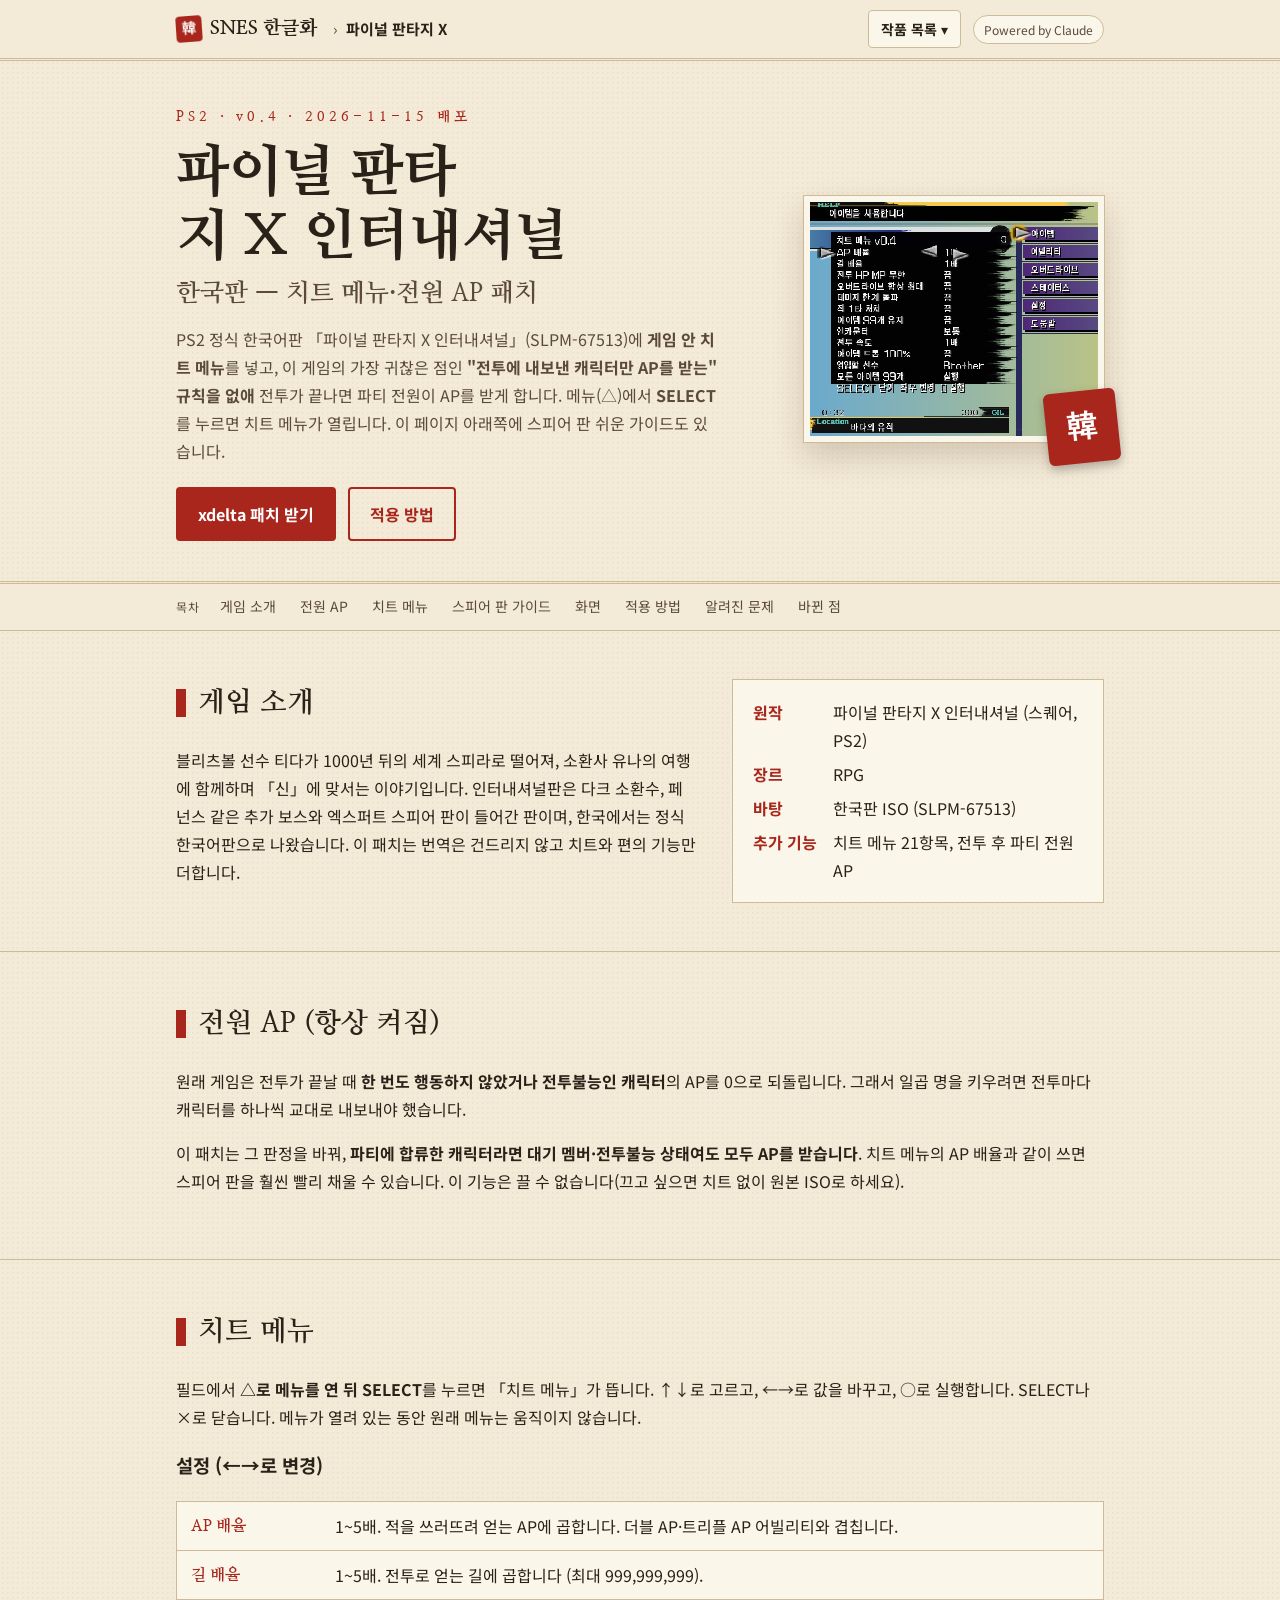
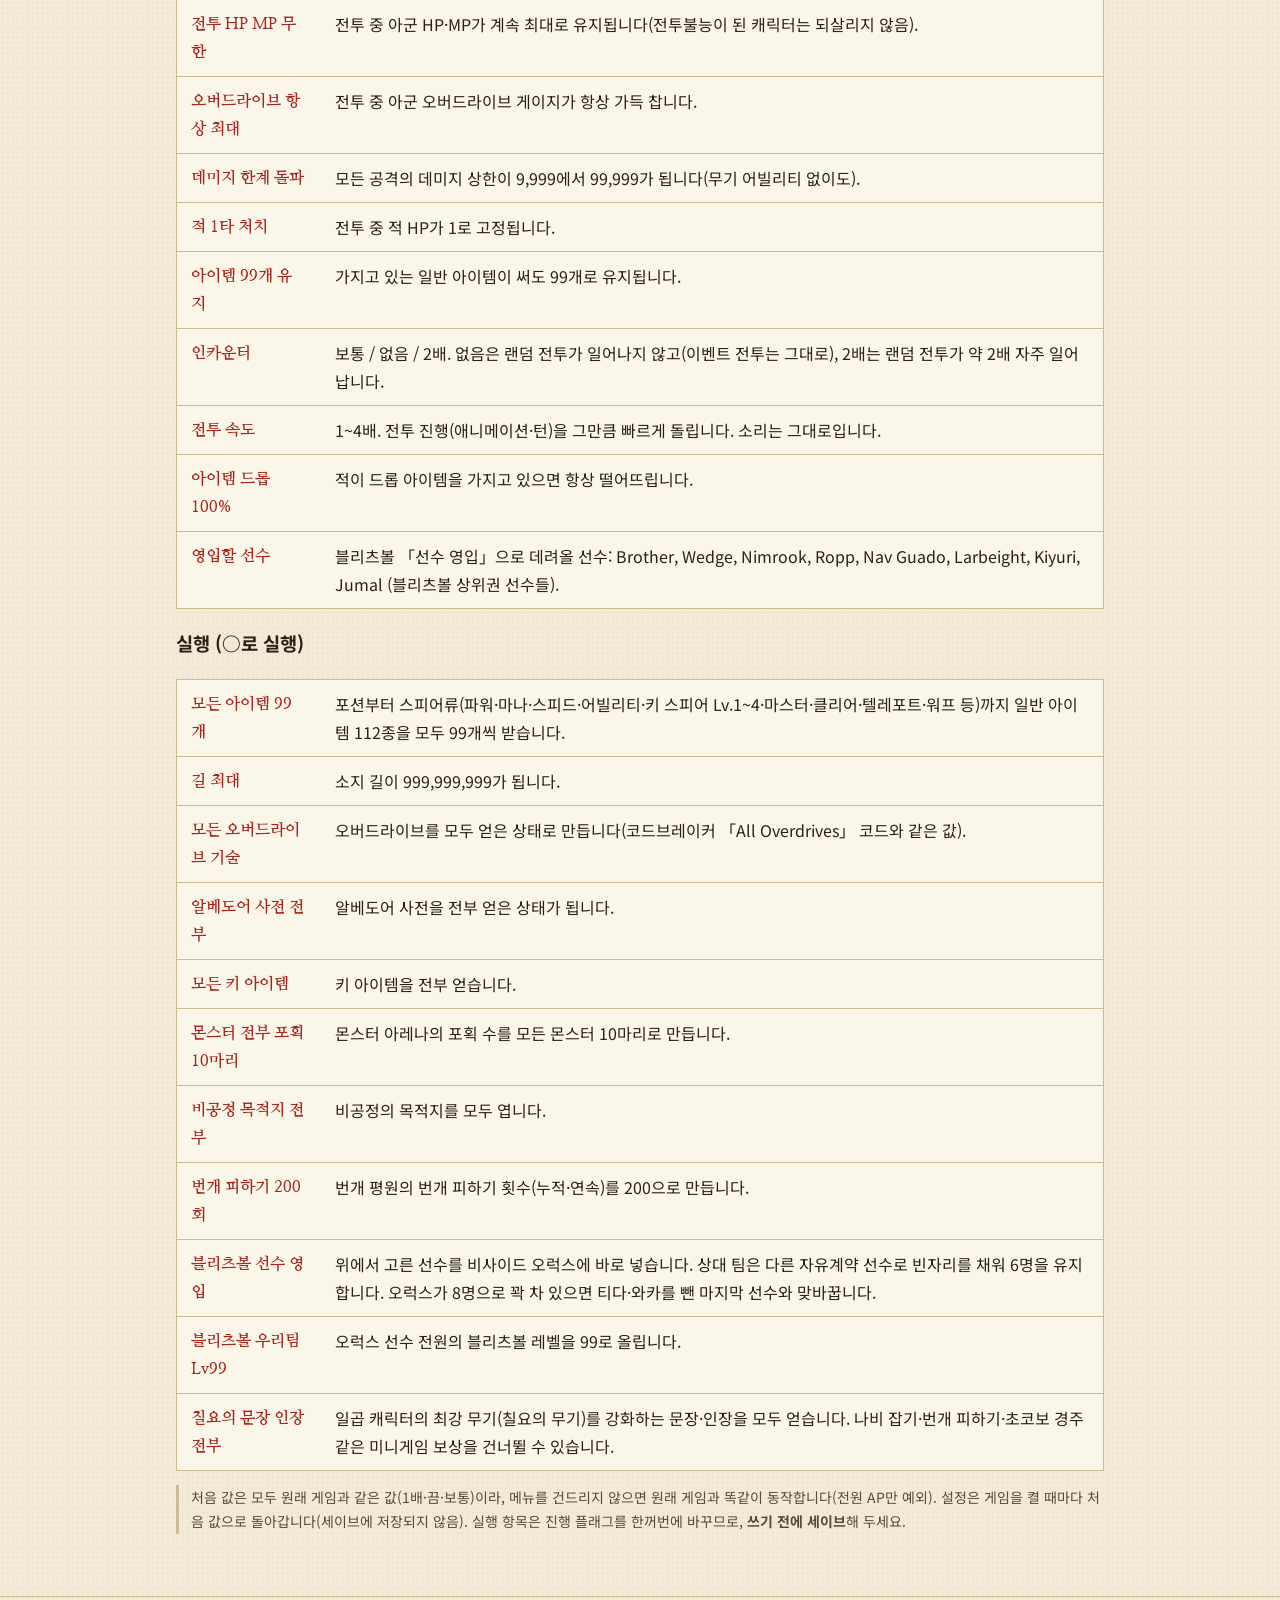
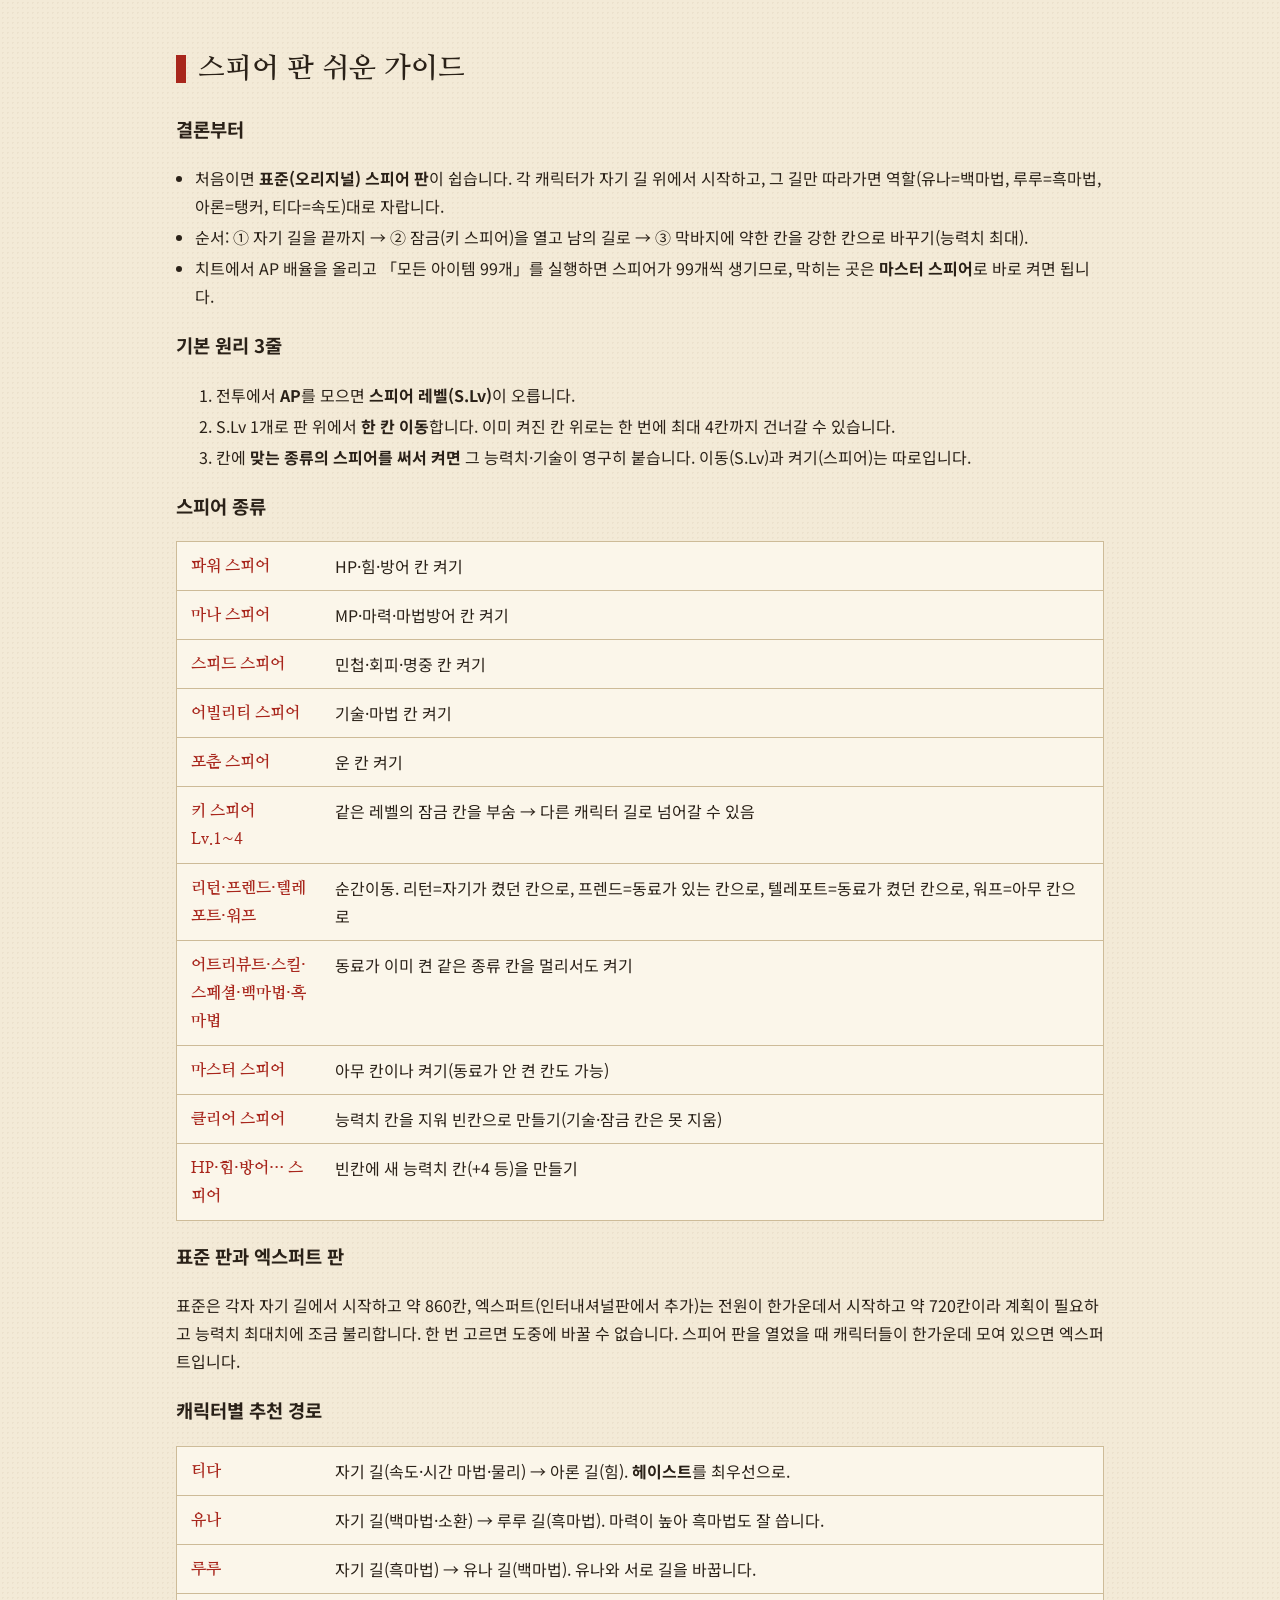
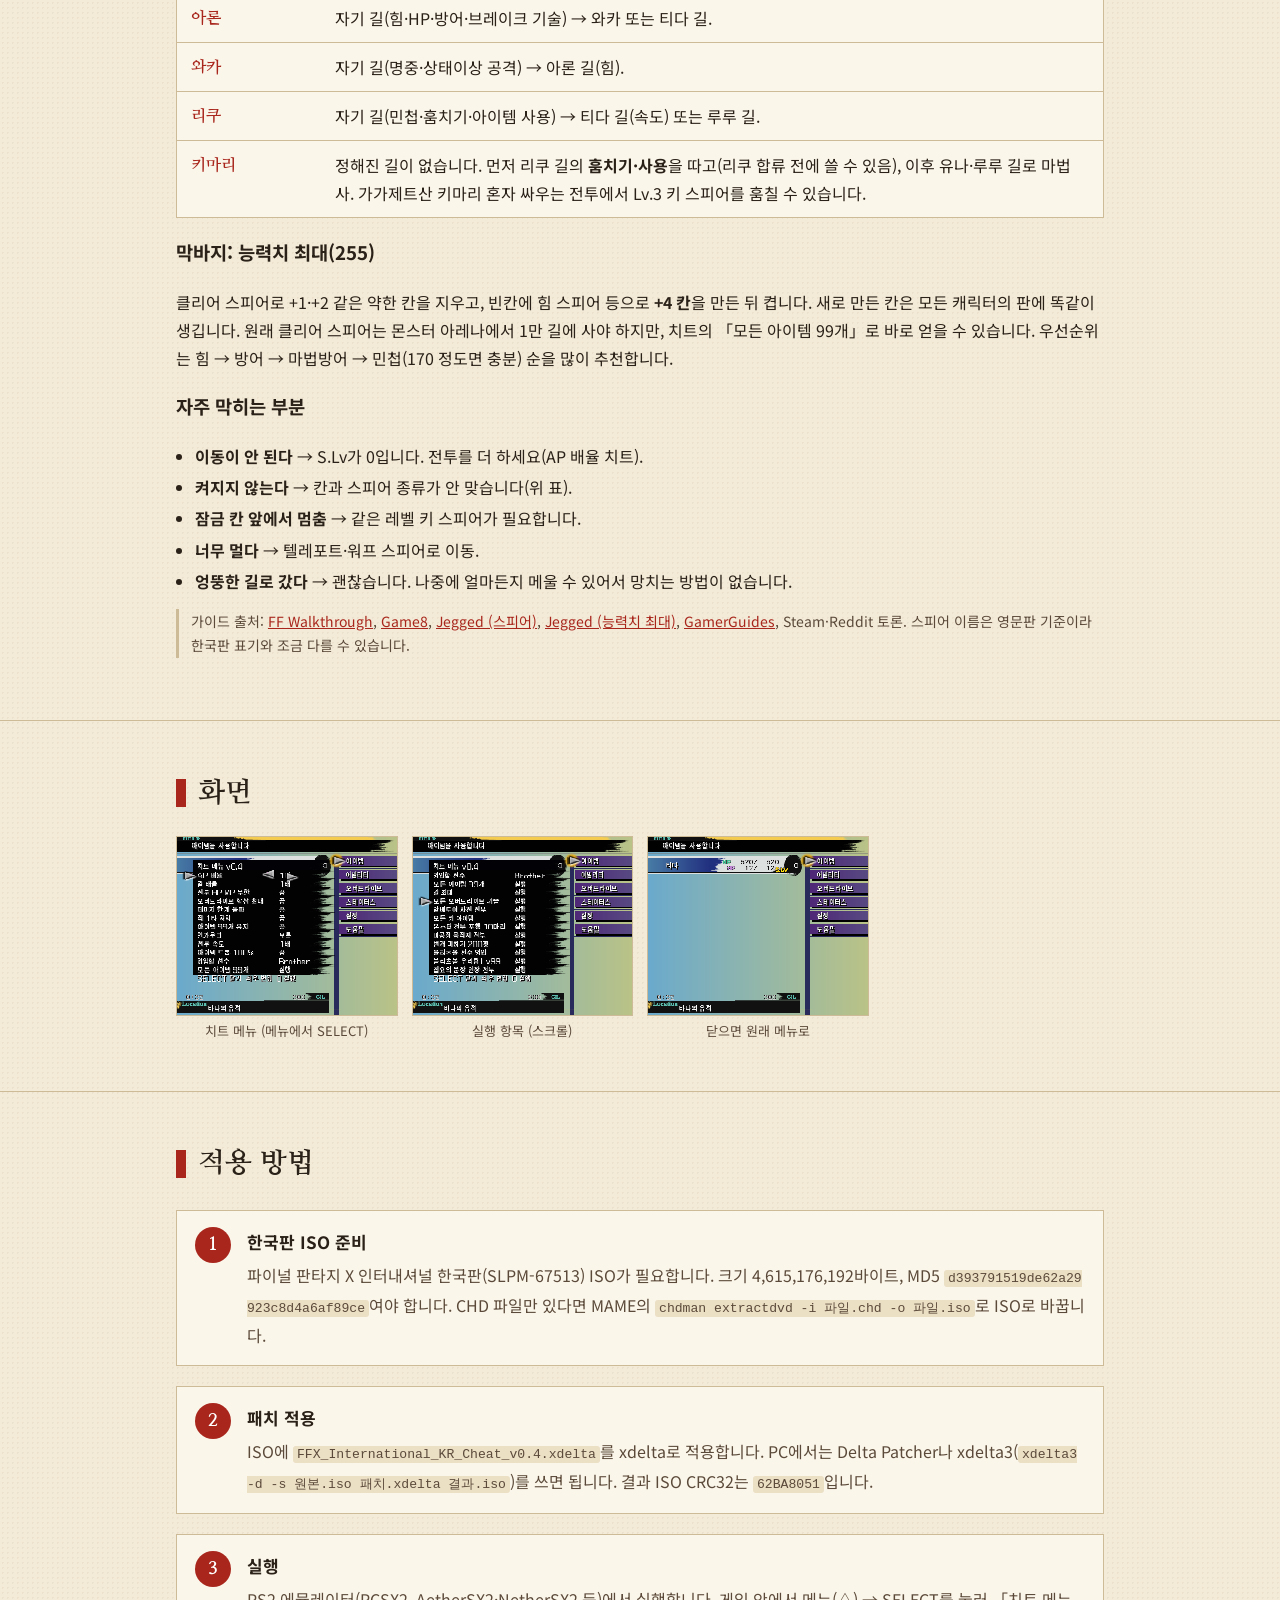
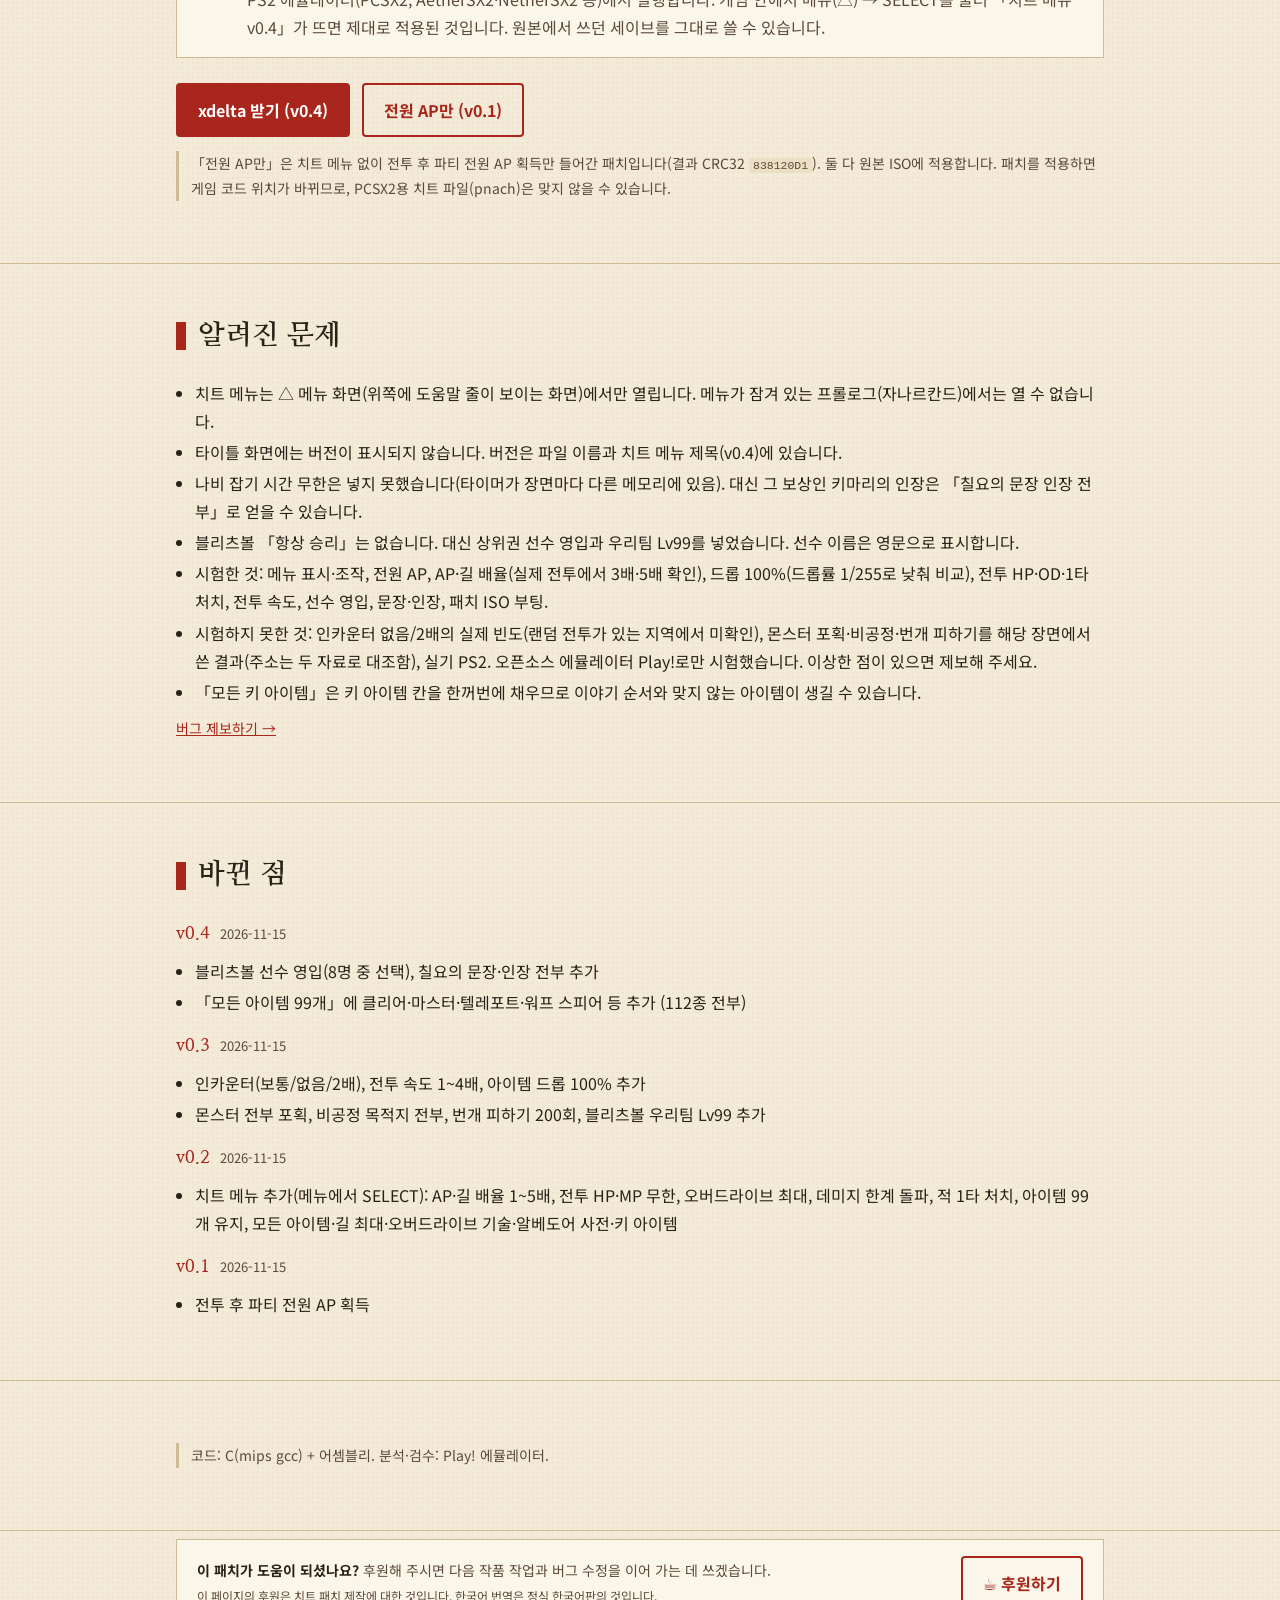
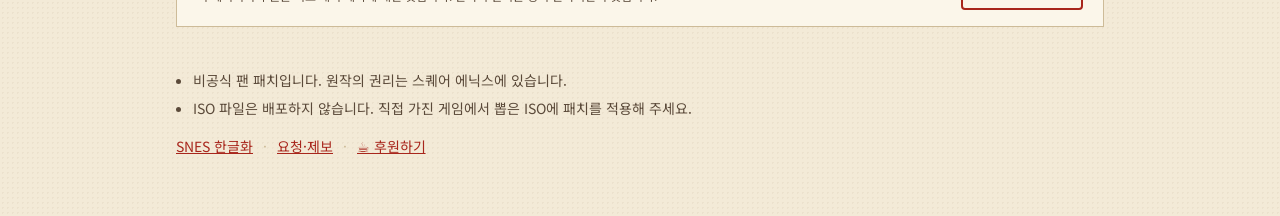
<file: ffx/index.html>
<!doctype html>
<html lang="ko" data-gc="snes-korean"><head><meta charset="utf-8">
<meta name="viewport" content="width=device-width, initial-scale=1">
<title>파이널 판타지 X 인터내셔널 한국판 (PS2) 치트 패치 v0.4 · SNES 한글화</title>
<meta name="description" content="파이널 판타지 X 인터내셔널 한국판(PS2, SLPM-67513)에 게임 안 치트 메뉴와 전투 후 파티 전원 AP 획득을 넣는 패치 v0.4. AP·길 1~5배, 인카운터 없음/2배, 전투 속도 1~4배, 드롭 100%, 블리츠볼 선수 영입, 칠요의 문장·인장, 스피어 판 가이드">
<link rel="preconnect" href="https://fonts.googleapis.com"><link rel="preconnect" href="https://fonts.gstatic.com" crossorigin>
<link href="https://fonts.googleapis.com/css2?family=Nanum+Myeongjo:wght@400;700;800&family=Noto+Sans+KR:wght@400;500;700&display=swap" rel="stylesheet">
<link rel="stylesheet" href="../assets/style.css">
<script data-goatcounter="https://snes-korean.goatcounter.com/count" async src="//gc.zgo.at/count.js"></script>
</head><body>
<div class="bar"><div class="wrap">
 <a class="brand" href="../"><i>韓</i><span>SNES 한글화</span></a><span class="crumb">&nbsp;›&nbsp; <b>파이널 판타지 X</b></span><span class="sp"></span>
 <nav class="menu" aria-label="작품 목록"><button type="button" aria-expanded="false" aria-haspopup="true">작품 목록 ▾</button>
  <div class="list"><h6>한글화한 작품</h6><a href="../ffx/" aria-current=page>파이널 판타지 X 인터내셔널 (PS2·치트)<small>v0.4 · 2026-11-15</small></a><a href="../eternia-jp/">테일즈 오브 이터니아 (PSP·일본어 학습판)<small>v2.4 · 2026-11-26</small></a><a href="../eternia/">테일즈 오브 이터니아 (PSP·편의/부스트)<small>v1.1 · 2026-11-09</small></a><a href="../rs3/">로맨싱 사가 3 개조판 (치트·공략)<small>v2.2.1 · 2026-11-13</small></a><a href="../seiken3/">성검전설3 (치트)<small>v1.1 · 2026-11-01</small></a><a href="../ogre/">전설의 오우거 배틀 (치트·공략)<small>v1.4.2 · 2026-11-03</small></a><a href="../chrono/">크로노 트리거+ (CT+)<small>v1.7 · 2026-10-26</small></a><a href="../tenchi-ex/">천지를 먹다 확장판 (삼국지군웅전)<small>v2.7.2 · 2026-10-27</small></a><a href="../tenchi/">천지를 먹다 (삼국지군웅전)<small>v1.3.2 · 2026-10-26</small></a><h6>팁</h6><a href="../claude-ime/">Claude 앱 한글 입력 꼬임 대처<small>엔터 무한 입력 · 자모 분리</small></a><h6>참여</h6><a class="req" href="../request/">요청·제보<small>한글화 요청 · 버그 제보</small></a></div></nav>
 <span class="visits" hidden title="누적 방문자 (GoatCounter, 최대 4시간 늦게 반영)">누적 방문 <b>-</b></span>
 <a class="pwr" href="https://claude.ai" target="_blank" rel="noopener">Powered by Claude</a>
</div></div>
<header class="hero"><div class="wrap">
 <div>
  <div class="kicker">PS2 · v0.4 · 2026-11-15 배포</div>
  <h1>파이널 판타지 X 인터내셔널<small>한국판 — 치트 메뉴·전원 AP 패치</small></h1>
  <p class="lead">PS2 정식 한국어판 「파이널 판타지 X 인터내셔널」(SLPM-67513)에 <b>게임 안 치트 메뉴</b>를 넣고, 이 게임의 가장 귀찮은 점인 <b>"전투에 내보낸 캐릭터만 AP를 받는" 규칙을 없애</b> 전투가 끝나면 파티 전원이 AP를 받게 합니다. 메뉴(△)에서 <b>SELECT</b>를 누르면 치트 메뉴가 열립니다. 이 페이지 아래쪽에 스피어 판 쉬운 가이드도 있습니다.</p>
  <div class="btns"><a class="btn main" href="patches/FFX_International_KR_Cheat_v0.4.xdelta" download>xdelta 패치 받기</a><a class="btn sub" href="#howto">적용 방법</a></div>
 </div>
 <figure><img src="img/menu.png" alt="치트 메뉴 화면" width="512" height="416"><div class="stamp">韓</div></figure>
</div></header>
<nav class="toc" aria-label="목차"><div class="wrap"><span>목차</span><a href="#about">게임 소개</a><a href="#ap">전원 AP</a><a href="#cheat">치트 메뉴</a><a href="#sphere">스피어 판 가이드</a><a href="#shots">화면</a><a href="#howto">적용 방법</a><a href="#known">알려진 문제</a><a href="#log">바뀐 점</a></div></nav>
<main>
<section id="about"><div class="wrap two"><div><h2>게임 소개</h2><p>블리츠볼 선수 티다가 1000년 뒤의 세계 스피라로 떨어져, 소환사 유나의 여행에 함께하며 「신」에 맞서는 이야기입니다. 인터내셔널판은 다크 소환수, 페넌스 같은 추가 보스와 엑스퍼트 스피어 판이 들어간 판이며, 한국에서는 정식 한국어판으로 나왔습니다. 이 패치는 번역은 건드리지 않고 치트와 편의 기능만 더합니다.</p></div><div><dl class="info"><dt>원작</dt><dd>파이널 판타지 X 인터내셔널 (스퀘어, PS2)</dd><dt>장르</dt><dd>RPG</dd><dt>바탕</dt><dd>한국판 ISO (SLPM-67513)</dd><dt>추가 기능</dt><dd>치트 메뉴 21항목, 전투 후 파티 전원 AP</dd></dl></div></div></section>
<section id="ap"><div class="wrap"><h2>전원 AP (항상 켜짐)</h2><p>원래 게임은 전투가 끝날 때 <b>한 번도 행동하지 않았거나 전투불능인 캐릭터</b>의 AP를 0으로 되돌립니다. 그래서 일곱 명을 키우려면 전투마다 캐릭터를 하나씩 교대로 내보내야 했습니다.</p><p>이 패치는 그 판정을 바꿔, <b>파티에 합류한 캐릭터라면 대기 멤버·전투불능 상태여도 모두 AP를 받습니다</b>. 치트 메뉴의 AP 배율과 같이 쓰면 스피어 판을 훨씬 빨리 채울 수 있습니다. 이 기능은 끌 수 없습니다(끄고 싶으면 치트 없이 원본 ISO로 하세요).</p></div></section>
<section id="cheat"><div class="wrap"><h2>치트 메뉴</h2><p>필드에서 <b>△로 메뉴를 연 뒤 SELECT</b>를 누르면 「치트 메뉴」가 뜹니다. ↑↓로 고르고, ←→로 값을 바꾸고, ○로 실행합니다. SELECT나 ×로 닫습니다. 메뉴가 열려 있는 동안 원래 메뉴는 움직이지 않습니다.</p>
<h3>설정 (←→로 변경)</h3><table class="dream wide"><tbody>
<tr><th>AP 배율</th><td>1~5배. 적을 쓰러뜨려 얻는 AP에 곱합니다. 더블 AP·트리플 AP 어빌리티와 겹칩니다.</td></tr>
<tr><th>길 배율</th><td>1~5배. 전투로 얻는 길에 곱합니다 (최대 999,999,999).</td></tr>
<tr><th>전투 HP MP 무한</th><td>전투 중 아군 HP·MP가 계속 최대로 유지됩니다(전투불능이 된 캐릭터는 되살리지 않음).</td></tr>
<tr><th>오버드라이브 항상 최대</th><td>전투 중 아군 오버드라이브 게이지가 항상 가득 찹니다.</td></tr>
<tr><th>데미지 한계 돌파</th><td>모든 공격의 데미지 상한이 9,999에서 99,999가 됩니다(무기 어빌리티 없이도).</td></tr>
<tr><th>적 1타 처치</th><td>전투 중 적 HP가 1로 고정됩니다.</td></tr>
<tr><th>아이템 99개 유지</th><td>가지고 있는 일반 아이템이 써도 99개로 유지됩니다.</td></tr>
<tr><th>인카운터</th><td>보통 / 없음 / 2배. 없음은 랜덤 전투가 일어나지 않고(이벤트 전투는 그대로), 2배는 랜덤 전투가 약 2배 자주 일어납니다.</td></tr>
<tr><th>전투 속도</th><td>1~4배. 전투 진행(애니메이션·턴)을 그만큼 빠르게 돌립니다. 소리는 그대로입니다.</td></tr>
<tr><th>아이템 드롭 100%</th><td>적이 드롭 아이템을 가지고 있으면 항상 떨어뜨립니다.</td></tr>
<tr><th>영입할 선수</th><td>블리츠볼 「선수 영입」으로 데려올 선수: Brother, Wedge, Nimrook, Ropp, Nav Guado, Larbeight, Kiyuri, Jumal (블리츠볼 상위권 선수들).</td></tr>
</tbody></table>
<h3>실행 (○로 실행)</h3><table class="dream wide"><tbody>
<tr><th>모든 아이템 99개</th><td>포션부터 스피어류(파워·마나·스피드·어빌리티·키 스피어 Lv.1~4·마스터·클리어·텔레포트·워프 등)까지 일반 아이템 112종을 모두 99개씩 받습니다.</td></tr>
<tr><th>길 최대</th><td>소지 길이 999,999,999가 됩니다.</td></tr>
<tr><th>모든 오버드라이브 기술</th><td>오버드라이브를 모두 얻은 상태로 만듭니다(코드브레이커 「All Overdrives」 코드와 같은 값).</td></tr>
<tr><th>알베도어 사전 전부</th><td>알베도어 사전을 전부 얻은 상태가 됩니다.</td></tr>
<tr><th>모든 키 아이템</th><td>키 아이템을 전부 얻습니다.</td></tr>
<tr><th>몬스터 전부 포획 10마리</th><td>몬스터 아레나의 포획 수를 모든 몬스터 10마리로 만듭니다.</td></tr>
<tr><th>비공정 목적지 전부</th><td>비공정의 목적지를 모두 엽니다.</td></tr>
<tr><th>번개 피하기 200회</th><td>번개 평원의 번개 피하기 횟수(누적·연속)를 200으로 만듭니다.</td></tr>
<tr><th>블리츠볼 선수 영입</th><td>위에서 고른 선수를 비사이드 오럭스에 바로 넣습니다. 상대 팀은 다른 자유계약 선수로 빈자리를 채워 6명을 유지합니다. 오럭스가 8명으로 꽉 차 있으면 티다·와카를 뺀 마지막 선수와 맞바꿉니다.</td></tr>
<tr><th>블리츠볼 우리팀 Lv99</th><td>오럭스 선수 전원의 블리츠볼 레벨을 99로 올립니다.</td></tr>
<tr><th>칠요의 문장 인장 전부</th><td>일곱 캐릭터의 최강 무기(칠요의 무기)를 강화하는 문장·인장을 모두 얻습니다. 나비 잡기·번개 피하기·초코보 경주 같은 미니게임 보상을 건너뛸 수 있습니다.</td></tr>
</tbody></table>
<p class="note">처음 값은 모두 원래 게임과 같은 값(1배·끔·보통)이라, 메뉴를 건드리지 않으면 원래 게임과 똑같이 동작합니다(전원 AP만 예외). 설정은 게임을 켤 때마다 처음 값으로 돌아갑니다(세이브에 저장되지 않음). 실행 항목은 진행 플래그를 한꺼번에 바꾸므로, <b>쓰기 전에 세이브</b>해 두세요.</p></div></section>
<section id="sphere"><div class="wrap"><h2>스피어 판 쉬운 가이드</h2>
<h3>결론부터</h3><ul><li>처음이면 <b>표준(오리지널) 스피어 판</b>이 쉽습니다. 각 캐릭터가 자기 길 위에서 시작하고, 그 길만 따라가면 역할(유나=백마법, 루루=흑마법, 아론=탱커, 티다=속도)대로 자랍니다.</li><li>순서: ① 자기 길을 끝까지 → ② 잠금(키 스피어)을 열고 남의 길로 → ③ 막바지에 약한 칸을 강한 칸으로 바꾸기(능력치 최대).</li><li>치트에서 AP 배율을 올리고 「모든 아이템 99개」를 실행하면 스피어가 99개씩 생기므로, 막히는 곳은 <b>마스터 스피어</b>로 바로 켜면 됩니다.</li></ul>
<h3>기본 원리 3줄</h3><ol><li>전투에서 <b>AP</b>를 모으면 <b>스피어 레벨(S.Lv)</b>이 오릅니다.</li><li>S.Lv 1개로 판 위에서 <b>한 칸 이동</b>합니다. 이미 켜진 칸 위로는 한 번에 최대 4칸까지 건너갈 수 있습니다.</li><li>칸에 <b>맞는 종류의 스피어를 써서 켜면</b> 그 능력치·기술이 영구히 붙습니다. 이동(S.Lv)과 켜기(스피어)는 따로입니다.</li></ol>
<h3>스피어 종류</h3><table class="dream wide"><tbody>
<tr><th>파워 스피어</th><td>HP·힘·방어 칸 켜기</td></tr>
<tr><th>마나 스피어</th><td>MP·마력·마법방어 칸 켜기</td></tr>
<tr><th>스피드 스피어</th><td>민첩·회피·명중 칸 켜기</td></tr>
<tr><th>어빌리티 스피어</th><td>기술·마법 칸 켜기</td></tr>
<tr><th>포춘 스피어</th><td>운 칸 켜기</td></tr>
<tr><th>키 스피어 Lv.1~4</th><td>같은 레벨의 잠금 칸을 부숨 → 다른 캐릭터 길로 넘어갈 수 있음</td></tr>
<tr><th>리턴·프렌드·텔레포트·워프</th><td>순간이동. 리턴=자기가 켰던 칸으로, 프렌드=동료가 있는 칸으로, 텔레포트=동료가 켰던 칸으로, 워프=아무 칸으로</td></tr>
<tr><th>어트리뷰트·스킬·스페셜·백마법·흑마법</th><td>동료가 이미 켠 같은 종류 칸을 멀리서도 켜기</td></tr>
<tr><th>마스터 스피어</th><td>아무 칸이나 켜기(동료가 안 켠 칸도 가능)</td></tr>
<tr><th>클리어 스피어</th><td>능력치 칸을 지워 빈칸으로 만들기(기술·잠금 칸은 못 지움)</td></tr>
<tr><th>HP·힘·방어… 스피어</th><td>빈칸에 새 능력치 칸(+4 등)을 만들기</td></tr>
</tbody></table>
<h3>표준 판과 엑스퍼트 판</h3><p>표준은 각자 자기 길에서 시작하고 약 860칸, 엑스퍼트(인터내셔널판에서 추가)는 전원이 한가운데서 시작하고 약 720칸이라 계획이 필요하고 능력치 최대치에 조금 불리합니다. 한 번 고르면 도중에 바꿀 수 없습니다. 스피어 판을 열었을 때 캐릭터들이 한가운데 모여 있으면 엑스퍼트입니다.</p>
<h3>캐릭터별 추천 경로</h3><table class="dream wide"><tbody>
<tr><th>티다</th><td>자기 길(속도·시간 마법·물리) → 아론 길(힘). <b>헤이스트</b>를 최우선으로.</td></tr>
<tr><th>유나</th><td>자기 길(백마법·소환) → 루루 길(흑마법). 마력이 높아 흑마법도 잘 씁니다.</td></tr>
<tr><th>루루</th><td>자기 길(흑마법) → 유나 길(백마법). 유나와 서로 길을 바꿉니다.</td></tr>
<tr><th>아론</th><td>자기 길(힘·HP·방어·브레이크 기술) → 와카 또는 티다 길.</td></tr>
<tr><th>와카</th><td>자기 길(명중·상태이상 공격) → 아론 길(힘).</td></tr>
<tr><th>리쿠</th><td>자기 길(민첩·훔치기·아이템 사용) → 티다 길(속도) 또는 루루 길.</td></tr>
<tr><th>키마리</th><td>정해진 길이 없습니다. 먼저 리쿠 길의 <b>훔치기·사용</b>을 따고(리쿠 합류 전에 쓸 수 있음), 이후 유나·루루 길로 마법사. 가가제트산 키마리 혼자 싸우는 전투에서 Lv.3 키 스피어를 훔칠 수 있습니다.</td></tr>
</tbody></table>
<h3>막바지: 능력치 최대(255)</h3><p>클리어 스피어로 +1·+2 같은 약한 칸을 지우고, 빈칸에 힘 스피어 등으로 <b>+4 칸</b>을 만든 뒤 켭니다. 새로 만든 칸은 모든 캐릭터의 판에 똑같이 생깁니다. 원래 클리어 스피어는 몬스터 아레나에서 1만 길에 사야 하지만, 치트의 「모든 아이템 99개」로 바로 얻을 수 있습니다. 우선순위는 힘 → 방어 → 마법방어 → 민첩(170 정도면 충분) 순을 많이 추천합니다.</p>
<h3>자주 막히는 부분</h3><ul><li><b>이동이 안 된다</b> → S.Lv가 0입니다. 전투를 더 하세요(AP 배율 치트).</li><li><b>켜지지 않는다</b> → 칸과 스피어 종류가 안 맞습니다(위 표).</li><li><b>잠금 칸 앞에서 멈춤</b> → 같은 레벨 키 스피어가 필요합니다.</li><li><b>너무 멀다</b> → 텔레포트·워프 스피어로 이동.</li><li><b>엉뚱한 길로 갔다</b> → 괜찮습니다. 나중에 얼마든지 메울 수 있어서 망치는 방법이 없습니다.</li></ul>
<p class="note">가이드 출처: <a href="https://ffwalkthrough2026.pages.dev/final-fantasy-10/sphere-grid" target="_blank" rel="noopener">FF Walkthrough</a>, <a href="https://game8.co/games/Final-Fantasy-X/archives/270800" target="_blank" rel="noopener">Game8</a>, <a href="https://jegged.com/Games/Final-Fantasy-X/Items/Spheres.html" target="_blank" rel="noopener">Jegged (스피어)</a>, <a href="https://mail.jegged.com/Games/Final-Fantasy-X/Tips-and-Tricks/Stat-Maxing.html" target="_blank" rel="noopener">Jegged (능력치 최대)</a>, <a href="https://gamerguides.com/final-fantasy-x-hd/guide/sphere-grid/spheres-list/clear-sphere" target="_blank" rel="noopener">GamerGuides</a>, Steam·Reddit 토론. 스피어 이름은 영문판 기준이라 한국판 표기와 조금 다를 수 있습니다.</p></div></section>
<section id="shots"><div class="wrap"><h2>화면</h2><div class="shots"><figure><img src="img/menu.png" alt="치트 메뉴 위쪽" width="512" height="416" loading="lazy"><figcaption>치트 메뉴 (메뉴에서 SELECT)</figcaption></figure><figure><img src="img/menu2.png" alt="치트 메뉴 아래쪽 실행 항목" width="512" height="416" loading="lazy"><figcaption>실행 항목 (스크롤)</figcaption></figure><figure><img src="img/mainmenu.png" alt="원래 메뉴 화면" width="512" height="416" loading="lazy"><figcaption>닫으면 원래 메뉴로</figcaption></figure></div></div></section>
<section id="howto"><div class="wrap"><h2>적용 방법</h2><ol class="steps"><li><h4>한국판 ISO 준비</h4><p>파이널 판타지 X 인터내셔널 한국판(SLPM-67513) ISO가 필요합니다. 크기 4,615,176,192바이트, MD5 <code>d393791519de62a29923c8d4a6af89ce</code>여야 합니다. CHD 파일만 있다면 MAME의 <code>chdman extractdvd -i 파일.chd -o 파일.iso</code>로 ISO로 바꿉니다.</p></li><li><h4>패치 적용</h4><p>ISO에 <code>FFX_International_KR_Cheat_v0.4.xdelta</code>를 xdelta로 적용합니다. PC에서는 Delta Patcher나 xdelta3(<code>xdelta3 -d -s 원본.iso 패치.xdelta 결과.iso</code>)를 쓰면 됩니다. 결과 ISO CRC32는 <code>62BA8051</code>입니다.</p></li><li><h4>실행</h4><p>PS2 에뮬레이터(PCSX2, AetherSX2·NetherSX2 등)에서 실행합니다. 게임 안에서 메뉴(△) → SELECT를 눌러 「치트 메뉴 v0.4」가 뜨면 제대로 적용된 것입니다. 원본에서 쓰던 세이브를 그대로 쓸 수 있습니다.</p></li></ol>
 <div class="btns"><a class="btn main" href="patches/FFX_International_KR_Cheat_v0.4.xdelta" download>xdelta 받기 (v0.4)</a><a class="btn sub" href="patches/FFX_International_KR_AllAP_v0.1.xdelta" download>전원 AP만 (v0.1)</a></div>
 <p class="note">「전원 AP만」은 치트 메뉴 없이 전투 후 파티 전원 AP 획득만 들어간 패치입니다(결과 CRC32 <code>838120D1</code>). 둘 다 원본 ISO에 적용합니다. 패치를 적용하면 게임 코드 위치가 바뀌므로, PCSX2용 치트 파일(pnach)은 맞지 않을 수 있습니다.</p></div></section>
<section id="known"><div class="wrap"><h2>알려진 문제</h2><ul>
<li>치트 메뉴는 △ 메뉴 화면(위쪽에 도움말 줄이 보이는 화면)에서만 열립니다. 메뉴가 잠겨 있는 프롤로그(자나르칸드)에서는 열 수 없습니다.</li>
<li>타이틀 화면에는 버전이 표시되지 않습니다. 버전은 파일 이름과 치트 메뉴 제목(v0.4)에 있습니다.</li>
<li>나비 잡기 시간 무한은 넣지 못했습니다(타이머가 장면마다 다른 메모리에 있음). 대신 그 보상인 키마리의 인장은 「칠요의 문장 인장 전부」로 얻을 수 있습니다.</li>
<li>블리츠볼 「항상 승리」는 없습니다. 대신 상위권 선수 영입과 우리팀 Lv99를 넣었습니다. 선수 이름은 영문으로 표시합니다.</li>
<li>시험한 것: 메뉴 표시·조작, 전원 AP, AP·길 배율(실제 전투에서 3배·5배 확인), 드롭 100%(드롭률 1/255로 낮춰 비교), 전투 HP·OD·1타 처치, 전투 속도, 선수 영입, 문장·인장, 패치 ISO 부팅.</li>
<li>시험하지 못한 것: 인카운터 없음/2배의 실제 빈도(랜덤 전투가 있는 지역에서 미확인), 몬스터 포획·비공정·번개 피하기를 해당 장면에서 쓴 결과(주소는 두 자료로 대조함), 실기 PS2. 오픈소스 에뮬레이터 Play!로만 시험했습니다. 이상한 점이 있으면 제보해 주세요.</li>
<li>「모든 키 아이템」은 키 아이템 칸을 한꺼번에 채우므로 이야기 순서와 맞지 않는 아이템이 생길 수 있습니다.</li>
</ul><p class="bugrep"><a href="../request/">버그 제보하기 →</a></p></div></section>
<section id="log"><div class="wrap"><h2>바뀐 점</h2>
<div class="chg"><b>v0.4</b> <span class="date">2026-11-15</span><ul><li>블리츠볼 선수 영입(8명 중 선택), 칠요의 문장·인장 전부 추가</li><li>「모든 아이템 99개」에 클리어·마스터·텔레포트·워프 스피어 등 추가 (112종 전부)</li></ul></div>
<div class="chg"><b>v0.3</b> <span class="date">2026-11-15</span><ul><li>인카운터(보통/없음/2배), 전투 속도 1~4배, 아이템 드롭 100% 추가</li><li>몬스터 전부 포획, 비공정 목적지 전부, 번개 피하기 200회, 블리츠볼 우리팀 Lv99 추가</li></ul></div>
<div class="chg"><b>v0.2</b> <span class="date">2026-11-15</span><ul><li>치트 메뉴 추가(메뉴에서 SELECT): AP·길 배율 1~5배, 전투 HP·MP 무한, 오버드라이브 최대, 데미지 한계 돌파, 적 1타 처치, 아이템 99개 유지, 모든 아이템·길 최대·오버드라이브 기술·알베도어 사전·키 아이템</li></ul></div>
<div class="chg"><b>v0.1</b> <span class="date">2026-11-15</span><ul><li>전투 후 파티 전원 AP 획득</li></ul></div></div></section>
<section><div class="wrap"><p class="note">코드: C(mips gcc) + 어셈블리. 분석·검수: Play! 에뮬레이터.</p></div></section>
</main>
<div class="support"><div class="wrap"><div class="sbox"><p><b>이 패치가 도움이 되셨나요?</b> 후원해 주시면 다음 작품 작업과 버그 수정을 이어 가는 데 쓰겠습니다.<br><small>이 페이지의 후원은 치트 패치 제작에 대한 것입니다. 한국어 번역은 정식 한국어판의 것입니다.</small></p><a class="btn sub" href="https://buymeacoffee.com/sneskorean" target="_blank" rel="noopener">☕ 후원하기</a></div></div></div>
<footer><div class="wrap"><ul><li>비공식 팬 패치입니다. 원작의 권리는 스퀘어 에닉스에 있습니다.</li><li>ISO 파일은 배포하지 않습니다. 직접 가진 게임에서 뽑은 ISO에 패치를 적용해 주세요.</li></ul><p class="flinks"><a href="../">SNES 한글화</a><span>·</span><a href="../request/">요청·제보</a><span>·</span><a href="https://buymeacoffee.com/sneskorean" target="_blank" rel="noopener">☕ 후원하기</a></p></div></footer>
<script src="../assets/site.js"></script>
</body></html>
</file>
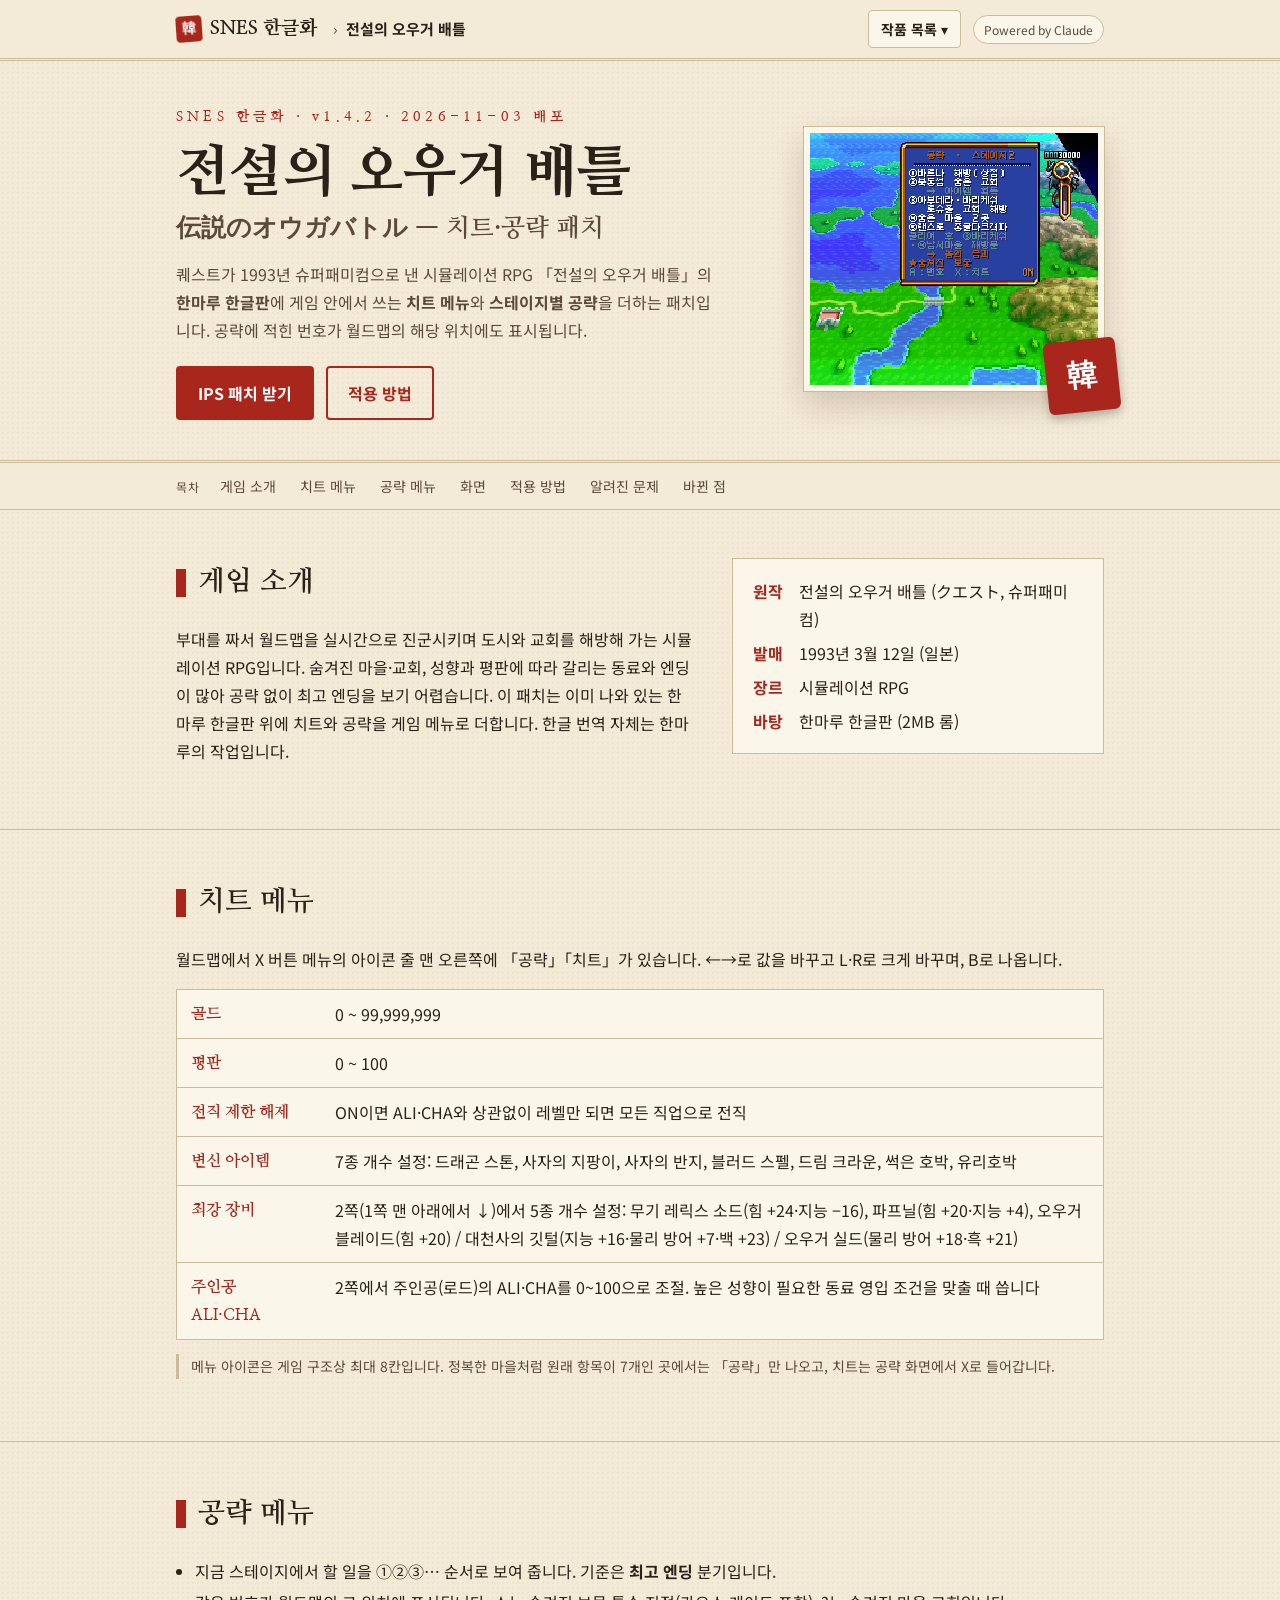
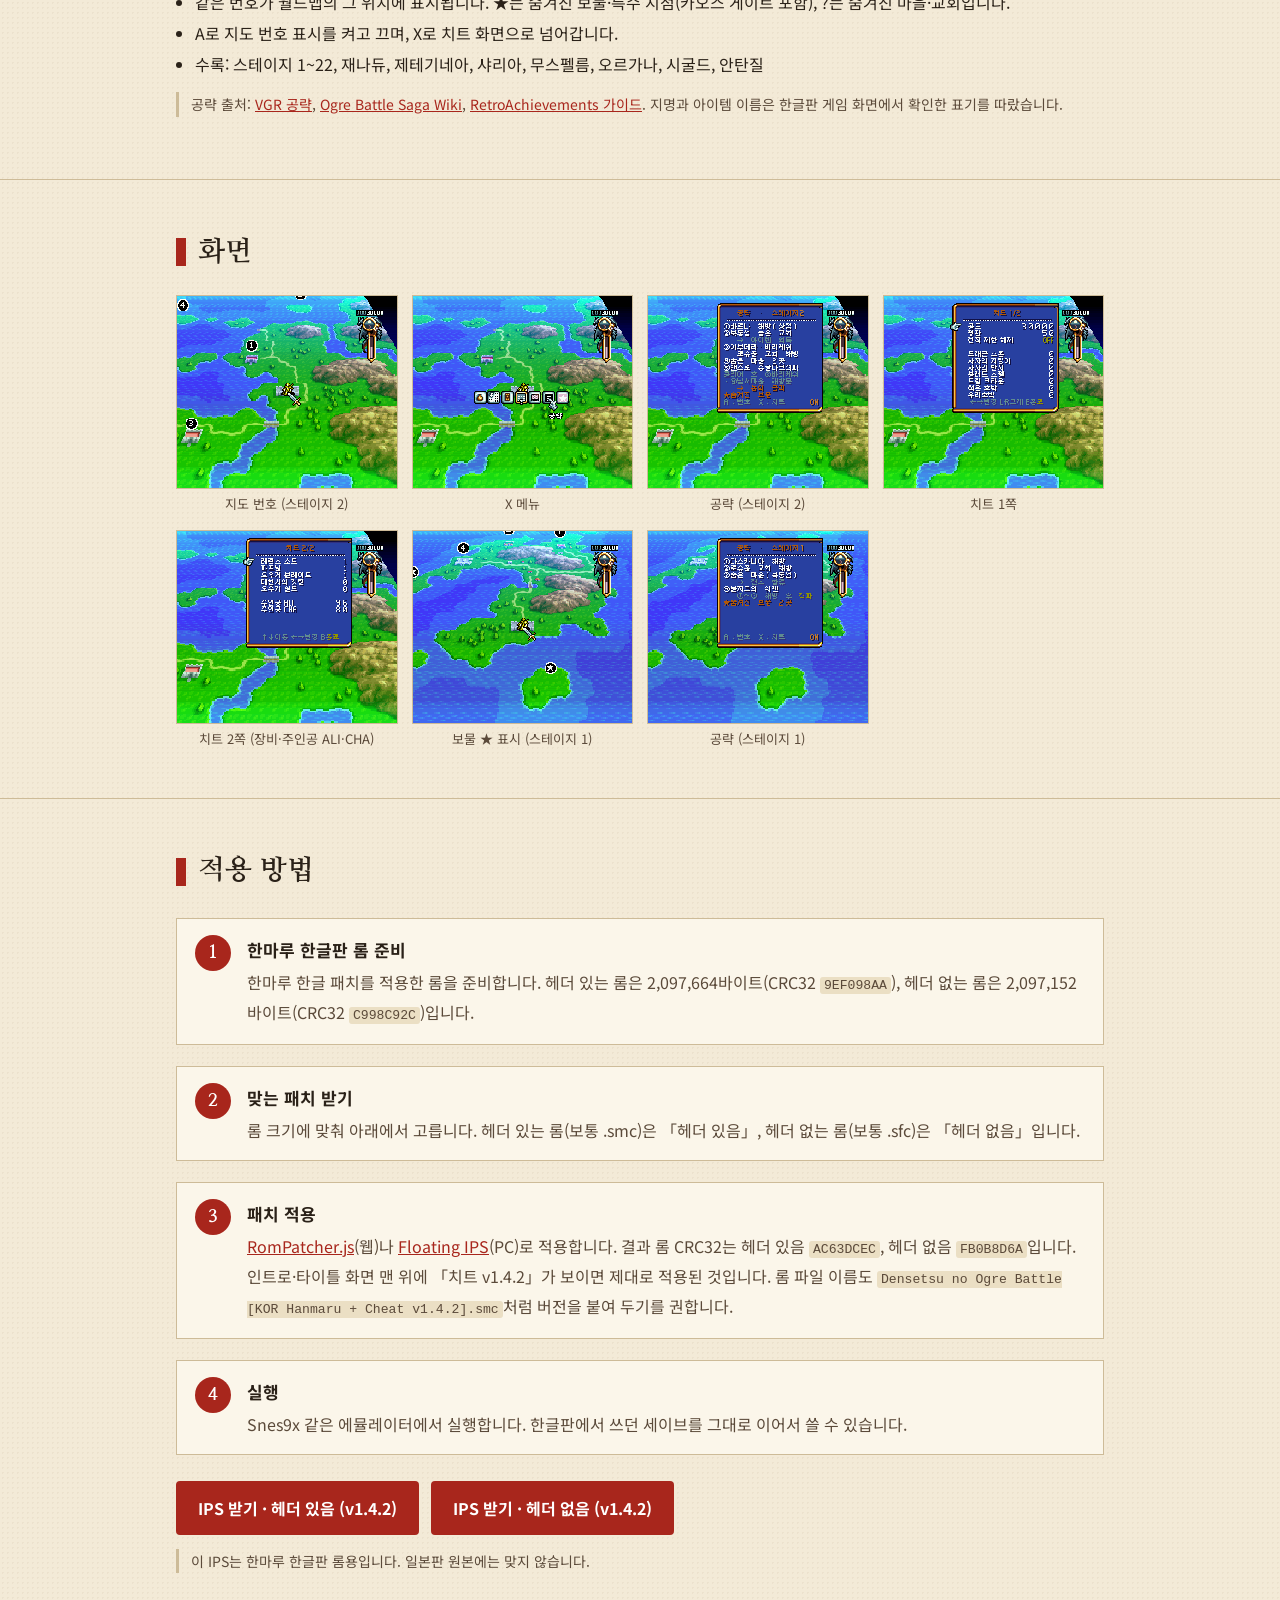
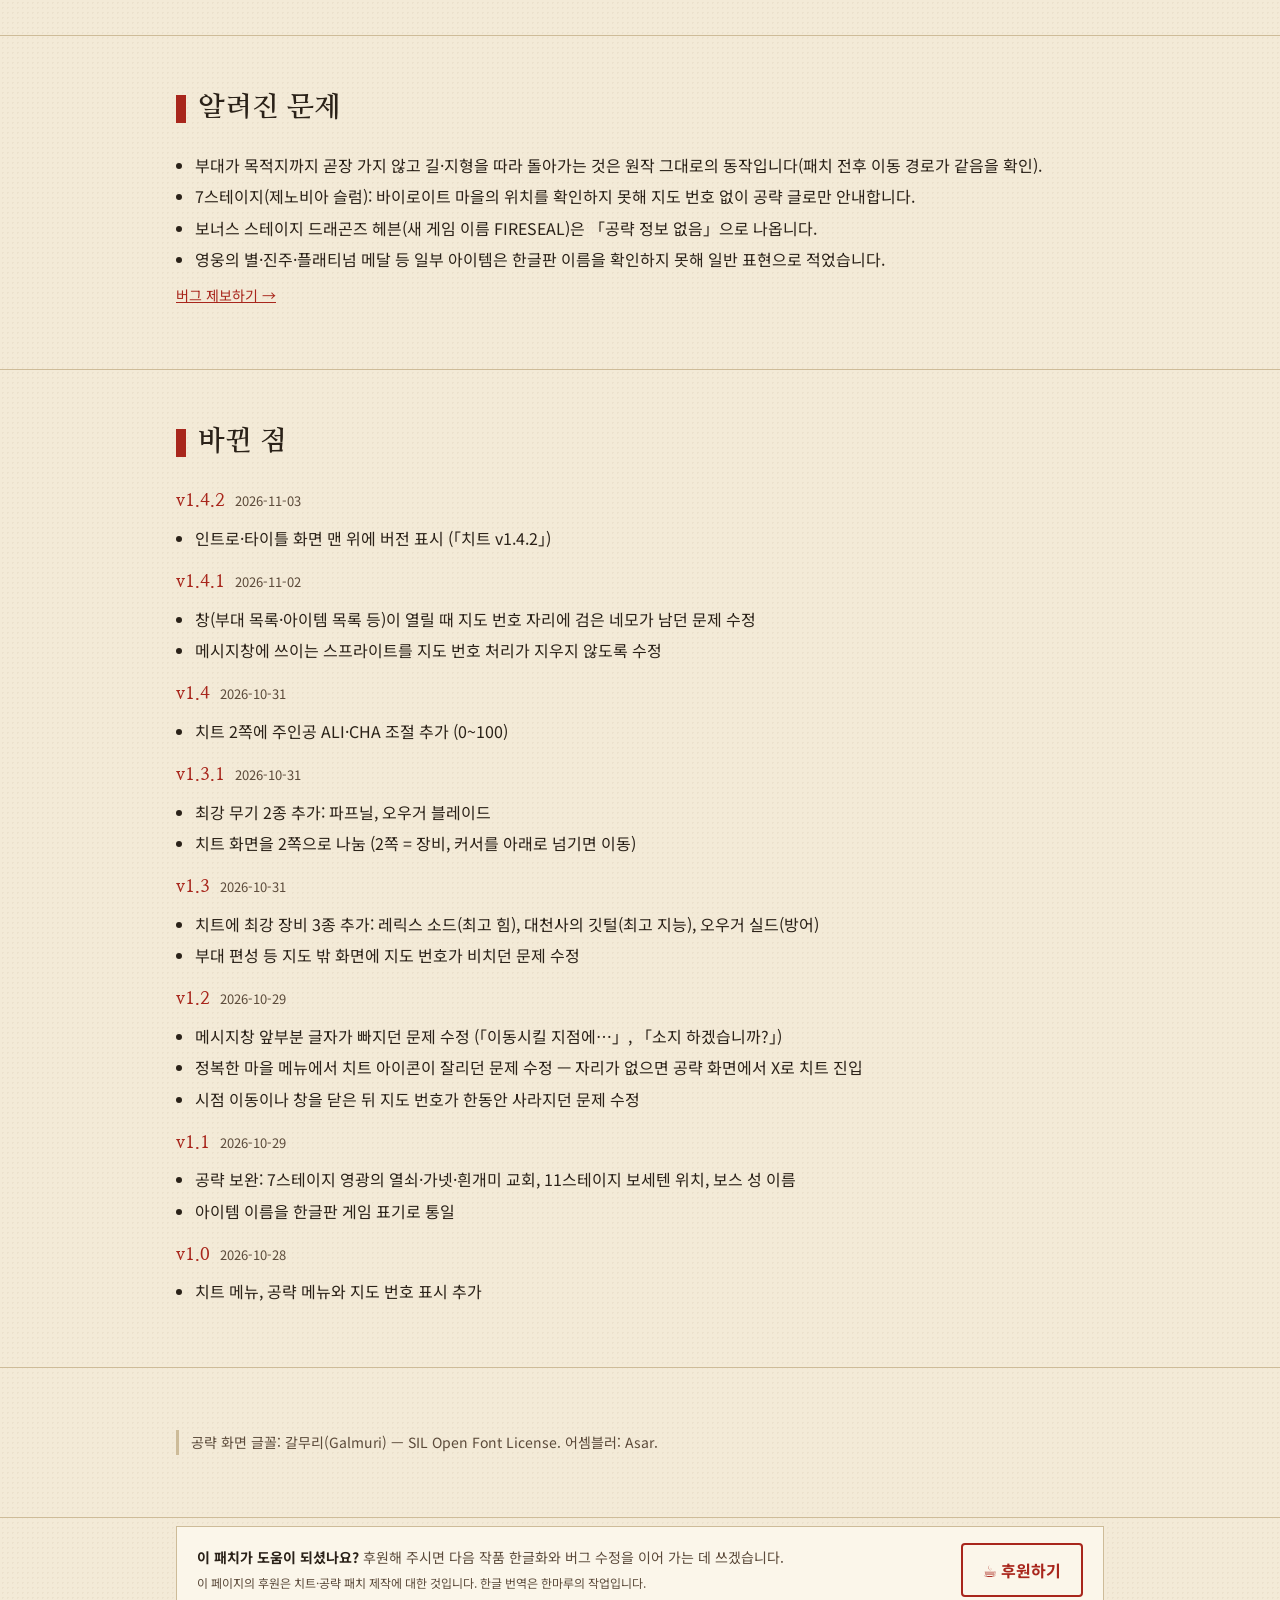
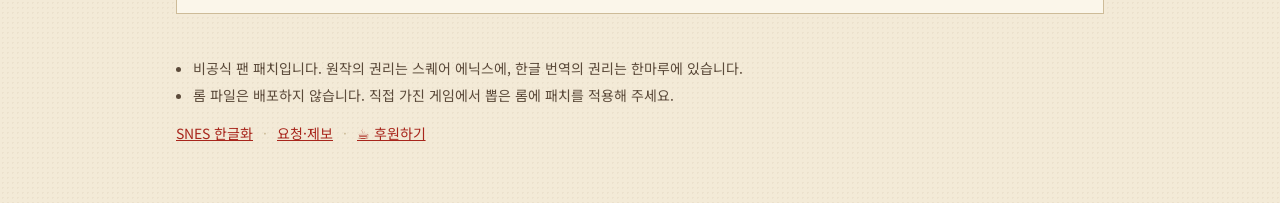
<file: ogre/index.html>
<!doctype html>
<html lang="ko" data-gc="snes-korean"><head><meta charset="utf-8">
<meta name="viewport" content="width=device-width, initial-scale=1">
<title>전설의 오우거 배틀 치트·공략 패치 v1.4.2 · SNES 한글화</title>
<meta name="description" content="전설의 오우거 배틀 한마루 한글판에 치트 메뉴와 스테이지별 공략·지도 번호 표시를 더하는 패치 v1.4.2">
<link rel="preconnect" href="https://fonts.googleapis.com"><link rel="preconnect" href="https://fonts.gstatic.com" crossorigin>
<link href="https://fonts.googleapis.com/css2?family=Nanum+Myeongjo:wght@400;700;800&family=Noto+Sans+KR:wght@400;500;700&display=swap" rel="stylesheet">
<link rel="stylesheet" href="../assets/style.css">
<script data-goatcounter="https://snes-korean.goatcounter.com/count" async src="//gc.zgo.at/count.js"></script>
</head><body>
<div class="bar"><div class="wrap">
 <a class="brand" href="../"><i>韓</i><span>SNES 한글화</span></a><span class="crumb">&nbsp;›&nbsp; <b>전설의 오우거 배틀</b></span><span class="sp"></span>
 <nav class="menu" aria-label="작품 목록"><button type="button" aria-expanded="false" aria-haspopup="true">작품 목록 ▾</button>
  <div class="list"><h6>한글화한 작품</h6><a href="../ffx/">파이널 판타지 X 인터내셔널 (PS2·치트)<small>v0.4 · 2026-11-15</small></a><a href="../eternia-jp/">테일즈 오브 이터니아 (PSP·일본어 학습판)<small>v2.4 · 2026-11-26</small></a><a href="../eternia/">테일즈 오브 이터니아 (PSP·편의/부스트)<small>v1.1 · 2026-11-09</small></a><a href="../rs3/">로맨싱 사가 3 개조판 (치트·공략)<small>v2.2.1 · 2026-11-13</small></a><a href="../seiken3/">성검전설3 (치트)<small>v1.1 · 2026-11-01</small></a><a href="../ogre/" aria-current=page>전설의 오우거 배틀 (치트·공략)<small>v1.4.2 · 2026-11-03</small></a><a href="../chrono/">크로노 트리거+ (CT+)<small>v1.7 · 2026-10-26</small></a><a href="../tenchi-ex/">천지를 먹다 확장판 (삼국지군웅전)<small>v2.7.2 · 2026-10-27</small></a><a href="../tenchi/">천지를 먹다 (삼국지군웅전)<small>v1.3.2 · 2026-10-26</small></a><h6>팁</h6><a href="../claude-ime/">Claude 앱 한글 입력 꼬임 대처<small>엔터 무한 입력 · 자모 분리</small></a><h6>참여</h6><a class="req" href="../request/">요청·제보<small>한글화 요청 · 버그 제보</small></a></div></nav>
 <span class="visits" hidden title="누적 방문자 (GoatCounter, 최대 4시간 늦게 반영)">누적 방문 <b>-</b></span>
 <a class="pwr" href="https://claude.ai" target="_blank" rel="noopener">Powered by Claude</a>
</div></div>
<header class="hero"><div class="wrap">
 <div>
  <div class="kicker">SNES 한글화 · v1.4.2 · 2026-11-03 배포</div>
  <h1>전설의 오우거 배틀<small>伝説のオウガバトル — 치트·공략 패치</small></h1>
  <p class="lead">퀘스트가 1993년 슈퍼패미컴으로 낸 시뮬레이션 RPG 「전설의 오우거 배틀」의 <b>한마루 한글판</b>에 게임 안에서 쓰는 <b>치트 메뉴</b>와 <b>스테이지별 공략</b>을 더하는 패치입니다. 공략에 적힌 번호가 월드맵의 해당 위치에도 표시됩니다.</p>
  <div class="btns"><a class="btn main" href="patches/OgreBattle_Korea_Cheat_v1.4.2_headered.ips" download>IPS 패치 받기</a><a class="btn sub" href="#howto">적용 방법</a></div>
 </div>
 <figure><img src="img/guide.png" alt="공략 화면 (스테이지 2)" width="256" height="224"><div class="stamp">韓</div></figure>
</div></header>
<nav class="toc" aria-label="목차"><div class="wrap"><span>목차</span><a href="#about">게임 소개</a><a href="#cheat">치트 메뉴</a><a href="#guide">공략 메뉴</a><a href="#shots">화면</a><a href="#howto">적용 방법</a><a href="#known">알려진 문제</a><a href="#log">바뀐 점</a></div></nav>
<main>
<section id="about"><div class="wrap two"><div><h2>게임 소개</h2><p>부대를 짜서 월드맵을 실시간으로 진군시키며 도시와 교회를 해방해 가는 시뮬레이션 RPG입니다. 숨겨진 마을·교회, 성향과 평판에 따라 갈리는 동료와 엔딩이 많아 공략 없이 최고 엔딩을 보기 어렵습니다. 이 패치는 이미 나와 있는 한마루 한글판 위에 치트와 공략을 게임 메뉴로 더합니다. 한글 번역 자체는 한마루의 작업입니다.</p></div><div><dl class="info"><dt>원작</dt><dd>전설의 오우거 배틀 (クエスト, 슈퍼패미컴)</dd><dt>발매</dt><dd>1993년 3월 12일 (일본)</dd><dt>장르</dt><dd>시뮬레이션 RPG</dd><dt>바탕</dt><dd>한마루 한글판 (2MB 롬)</dd></dl></div></div></section>
<section id="cheat"><div class="wrap"><h2>치트 메뉴</h2><p>월드맵에서 X 버튼 메뉴의 아이콘 줄 맨 오른쪽에 「공략」「치트」가 있습니다. ←→로 값을 바꾸고 L·R로 크게 바꾸며, B로 나옵니다.</p><table class="dream wide"><tbody><tr><th>골드</th><td>0 ~ 99,999,999</td></tr><tr><th>평판</th><td>0 ~ 100</td></tr><tr><th>전직 제한 해제</th><td>ON이면 ALI·CHA와 상관없이 레벨만 되면 모든 직업으로 전직</td></tr><tr><th>변신 아이템</th><td>7종 개수 설정: 드래곤 스톤, 사자의 지팡이, 사자의 반지, 블러드 스펠, 드림 크라운, 썩은 호박, 유리호박</td></tr><tr><th>최강 장비</th><td>2쪽(1쪽 맨 아래에서 ↓)에서 5종 개수 설정: 무기 레릭스 소드(힘 +24·지능 −16), 파프닐(힘 +20·지능 +4), 오우거 블레이드(힘 +20) / 대천사의 깃털(지능 +16·물리 방어 +7·백 +23) / 오우거 실드(물리 방어 +18·흑 +21)</td></tr><tr><th>주인공 ALI·CHA</th><td>2쪽에서 주인공(로드)의 ALI·CHA를 0~100으로 조절. 높은 성향이 필요한 동료 영입 조건을 맞출 때 씁니다</td></tr></tbody></table><p class="note">메뉴 아이콘은 게임 구조상 최대 8칸입니다. 정복한 마을처럼 원래 항목이 7개인 곳에서는 「공략」만 나오고, 치트는 공략 화면에서 X로 들어갑니다.</p></div></section>
<section id="guide"><div class="wrap"><h2>공략 메뉴</h2><ul><li>지금 스테이지에서 할 일을 ①②③… 순서로 보여 줍니다. 기준은 <b>최고 엔딩</b> 분기입니다.</li><li>같은 번호가 월드맵의 그 위치에 표시됩니다. ★는 숨겨진 보물·특수 지점(카오스 게이트 포함), ?는 숨겨진 마을·교회입니다.</li><li>A로 지도 번호 표시를 켜고 끄며, X로 치트 화면으로 넘어갑니다.</li><li>수록: 스테이지 1~22, 재나듀, 제테기네아, 샤리아, 무스펠름, 오르가나, 시굴드, 안탄질</li></ul><p class="note">공략 출처: <a href="https://www.vgr.com/ogre-battle-march-of-the-black-queen-walkthrough/">VGR 공략</a>, <a href="https://ogrebattlesaga.fandom.com/">Ogre Battle Saga Wiki</a>, <a href="https://github.com/RetroAchievements/guides/wiki/Ogre-Battle-The-March-of-the-Black-Queen">RetroAchievements 가이드</a>. 지명과 아이템 이름은 한글판 게임 화면에서 확인한 표기를 따랐습니다.</p></div></section>
<section id="shots"><div class="wrap"><h2>화면</h2><div class="shots"><figure><img src="img/map.png" alt="지도 번호가 표시된 월드맵" width="256" height="224" loading="lazy"><figcaption>지도 번호 (스테이지 2)</figcaption></figure><figure><img src="img/menu.png" alt="X 메뉴의 공략·치트 아이콘" width="256" height="224" loading="lazy"><figcaption>X 메뉴</figcaption></figure><figure><img src="img/guide.png" alt="공략 화면 스테이지 2" width="256" height="224" loading="lazy"><figcaption>공략 (스테이지 2)</figcaption></figure><figure><img src="img/cheat.png" alt="치트 화면" width="256" height="224" loading="lazy"><figcaption>치트 1쪽</figcaption></figure><figure><img src="img/cheat2.png" alt="치트 2쪽 장비 화면" width="256" height="224" loading="lazy"><figcaption>치트 2쪽 (장비·주인공 ALI·CHA)</figcaption></figure><figure><img src="img/map1.png" alt="스테이지 1 월드맵과 보물 표시" width="256" height="224" loading="lazy"><figcaption>보물 ★ 표시 (스테이지 1)</figcaption></figure><figure><img src="img/guide1.png" alt="공략 화면 스테이지 1" width="256" height="224" loading="lazy"><figcaption>공략 (스테이지 1)</figcaption></figure></div></div></section>
<section id="howto"><div class="wrap"><h2>적용 방법</h2><ol class="steps"><li><h4>한마루 한글판 롬 준비</h4><p>한마루 한글 패치를 적용한 롬을 준비합니다. 헤더 있는 롬은 2,097,664바이트(CRC32 <code>9EF098AA</code>), 헤더 없는 롬은 2,097,152바이트(CRC32 <code>C998C92C</code>)입니다.</p></li><li><h4>맞는 패치 받기</h4><p>롬 크기에 맞춰 아래에서 고릅니다. 헤더 있는 롬(보통 .smc)은 「헤더 있음」, 헤더 없는 롬(보통 .sfc)은 「헤더 없음」입니다.</p></li><li><h4>패치 적용</h4><p><a href="https://www.marcrobledo.com/RomPatcher.js/">RomPatcher.js</a>(웹)나 <a href="https://github.com/Alcaro/Flips">Floating IPS</a>(PC)로 적용합니다. 결과 롬 CRC32는 헤더 있음 <code>AC63DCEC</code>, 헤더 없음 <code>FB0B8D6A</code>입니다. 인트로·타이틀 화면 맨 위에 「치트 v1.4.2」가 보이면 제대로 적용된 것입니다. 롬 파일 이름도 <code>Densetsu no Ogre Battle [KOR Hanmaru + Cheat v1.4.2].smc</code>처럼 버전을 붙여 두기를 권합니다.</p></li><li><h4>실행</h4><p>Snes9x 같은 에뮬레이터에서 실행합니다. 한글판에서 쓰던 세이브를 그대로 이어서 쓸 수 있습니다.</p></li></ol>
 <div class="btns"><a class="btn main" href="patches/OgreBattle_Korea_Cheat_v1.4.2_headered.ips" download>IPS 받기 · 헤더 있음 (v1.4.2)</a><a class="btn main" href="patches/OgreBattle_Korea_Cheat_v1.4.2_noheader.ips" download>IPS 받기 · 헤더 없음 (v1.4.2)</a></div>
 <p class="note">이 IPS는 한마루 한글판 롬용입니다. 일본판 원본에는 맞지 않습니다.</p></div></section>
<section id="known"><div class="wrap"><h2>알려진 문제</h2><ul><li>부대가 목적지까지 곧장 가지 않고 길·지형을 따라 돌아가는 것은 원작 그대로의 동작입니다(패치 전후 이동 경로가 같음을 확인).</li><li>7스테이지(제노비아 슬럼): 바이로이트 마을의 위치를 확인하지 못해 지도 번호 없이 공략 글로만 안내합니다.</li><li>보너스 스테이지 드래곤즈 헤븐(새 게임 이름 FIRESEAL)은 「공략 정보 없음」으로 나옵니다.</li><li>영웅의 별·진주·플래티넘 메달 등 일부 아이템은 한글판 이름을 확인하지 못해 일반 표현으로 적었습니다.</li></ul><p class="bugrep"><a href="../request/">버그 제보하기 →</a></p></div></section>
<section id="log"><div class="wrap"><h2>바뀐 점</h2><div class="chg"><b>v1.4.2</b> <span class="date">2026-11-03</span><ul><li>인트로·타이틀 화면 맨 위에 버전 표시 (「치트 v1.4.2」)</li></ul></div><div class="chg"><b>v1.4.1</b> <span class="date">2026-11-02</span><ul><li>창(부대 목록·아이템 목록 등)이 열릴 때 지도 번호 자리에 검은 네모가 남던 문제 수정</li><li>메시지창에 쓰이는 스프라이트를 지도 번호 처리가 지우지 않도록 수정</li></ul></div><div class="chg"><b>v1.4</b> <span class="date">2026-10-31</span><ul><li>치트 2쪽에 주인공 ALI·CHA 조절 추가 (0~100)</li></ul></div><div class="chg"><b>v1.3.1</b> <span class="date">2026-10-31</span><ul><li>최강 무기 2종 추가: 파프닐, 오우거 블레이드</li><li>치트 화면을 2쪽으로 나눔 (2쪽 = 장비, 커서를 아래로 넘기면 이동)</li></ul></div><div class="chg"><b>v1.3</b> <span class="date">2026-10-31</span><ul><li>치트에 최강 장비 3종 추가: 레릭스 소드(최고 힘), 대천사의 깃털(최고 지능), 오우거 실드(방어)</li><li>부대 편성 등 지도 밖 화면에 지도 번호가 비치던 문제 수정</li></ul></div><div class="chg"><b>v1.2</b> <span class="date">2026-10-29</span><ul><li>메시지창 앞부분 글자가 빠지던 문제 수정 (「이동시킬 지점에…」, 「소지 하겠습니까?」)</li><li>정복한 마을 메뉴에서 치트 아이콘이 잘리던 문제 수정 — 자리가 없으면 공략 화면에서 X로 치트 진입</li><li>시점 이동이나 창을 닫은 뒤 지도 번호가 한동안 사라지던 문제 수정</li></ul></div><div class="chg"><b>v1.1</b> <span class="date">2026-10-29</span><ul><li>공략 보완: 7스테이지 영광의 열쇠·가넷·흰개미 교회, 11스테이지 보세텐 위치, 보스 성 이름</li><li>아이템 이름을 한글판 게임 표기로 통일</li></ul></div><div class="chg"><b>v1.0</b> <span class="date">2026-10-28</span><ul><li>치트 메뉴, 공략 메뉴와 지도 번호 표시 추가</li></ul></div></div></section>
<section><div class="wrap"><p class="note">공략 화면 글꼴: 갈무리(Galmuri) — SIL Open Font License. 어셈블러: Asar.</p></div></section>
</main>
<div class="support"><div class="wrap"><div class="sbox"><p><b>이 패치가 도움이 되셨나요?</b> 후원해 주시면 다음 작품 한글화와 버그 수정을 이어 가는 데 쓰겠습니다.<br><small>이 페이지의 후원은 치트·공략 패치 제작에 대한 것입니다. 한글 번역은 한마루의 작업입니다.</small></p><a class="btn sub" href="https://buymeacoffee.com/sneskorean" target="_blank" rel="noopener">☕ 후원하기</a></div></div></div>
<footer><div class="wrap"><ul><li>비공식 팬 패치입니다. 원작의 권리는 스퀘어 에닉스에, 한글 번역의 권리는 한마루에 있습니다.</li><li>롬 파일은 배포하지 않습니다. 직접 가진 게임에서 뽑은 롬에 패치를 적용해 주세요.</li></ul><p class="flinks"><a href="../">SNES 한글화</a><span>·</span><a href="../request/">요청·제보</a><span>·</span><a href="https://buymeacoffee.com/sneskorean" target="_blank" rel="noopener">☕ 후원하기</a></p></div></footer>
<script src="../assets/site.js"></script>
</body></html>
</file>
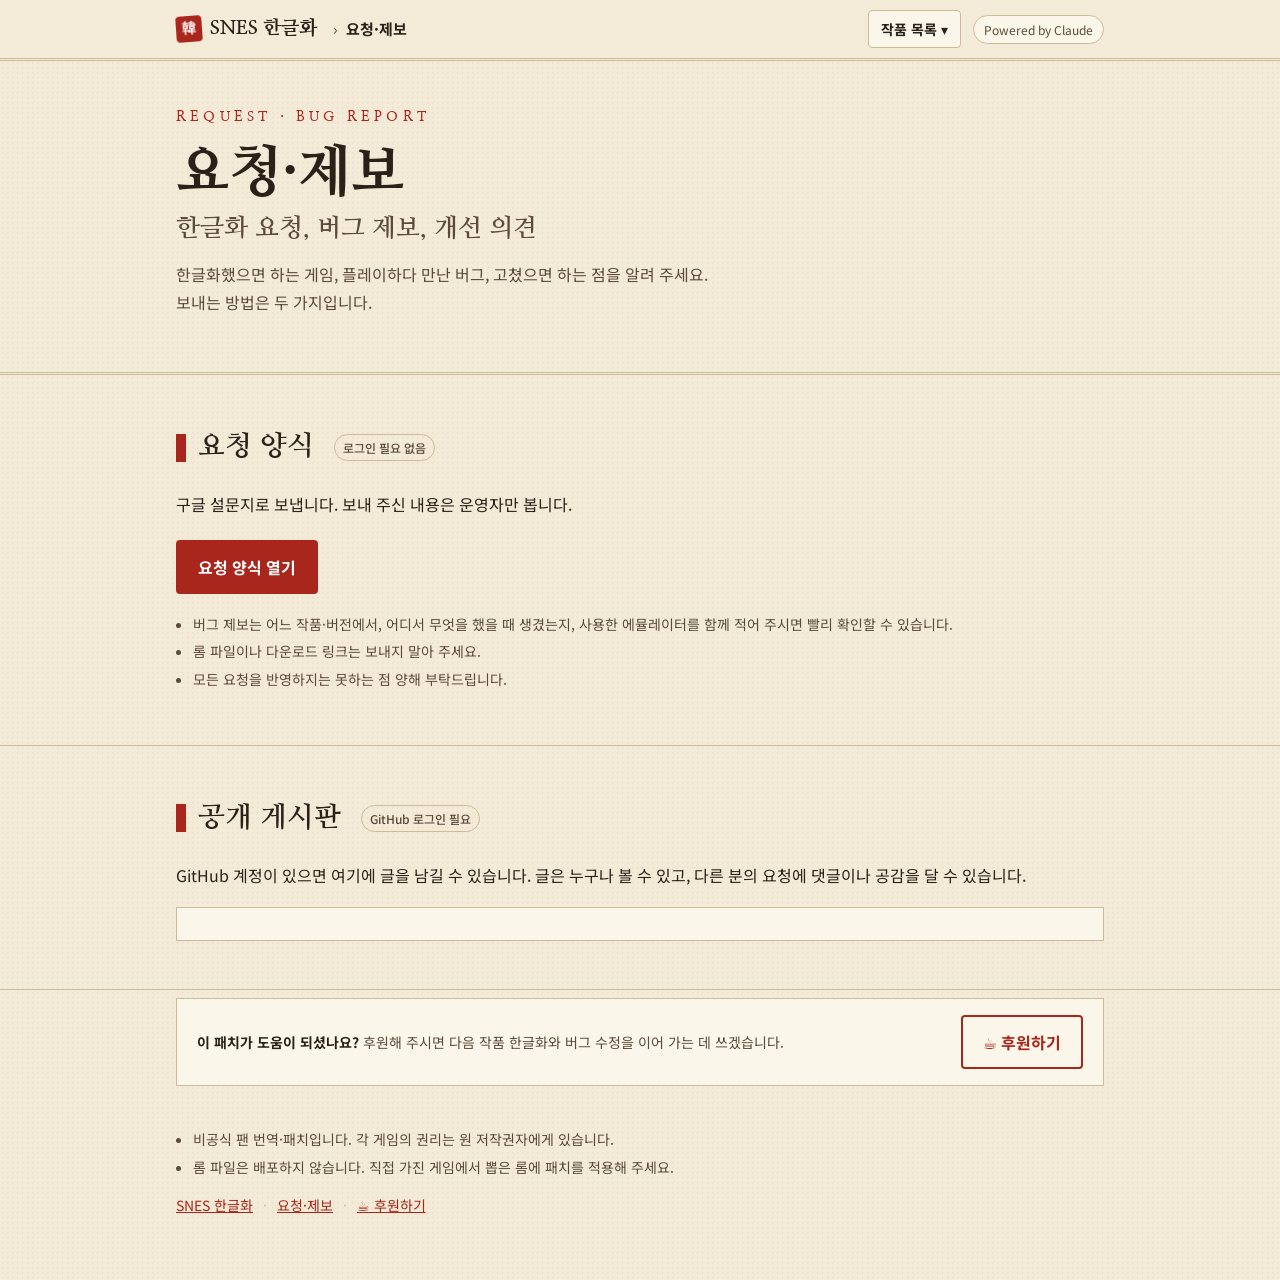
<file: request/index.html>
<!doctype html>
<html lang="ko" data-gc="snes-korean"><head><meta charset="utf-8">
<meta name="viewport" content="width=device-width, initial-scale=1">
<title>요청·제보 · SNES 한글화</title>
<meta name="description" content="SNES 한글화 작품 요청, 버그 제보, 개선 의견 보내기">
<link rel="preconnect" href="https://fonts.googleapis.com"><link rel="preconnect" href="https://fonts.gstatic.com" crossorigin>
<link href="https://fonts.googleapis.com/css2?family=Nanum+Myeongjo:wght@400;700;800&family=Noto+Sans+KR:wght@400;500;700&display=swap" rel="stylesheet">
<link rel="stylesheet" href="../assets/style.css">
<script data-goatcounter="https://snes-korean.goatcounter.com/count" async src="//gc.zgo.at/count.js"></script>
</head><body>
<div class="bar"><div class="wrap">
 <a class="brand" href="../"><i>韓</i><span>SNES 한글화</span></a><span class="crumb">&nbsp;›&nbsp; <b>요청·제보</b></span><span class="sp"></span>
 <nav class="menu" aria-label="작품 목록"><button type="button" aria-expanded="false" aria-haspopup="true">작품 목록 ▾</button>
  <div class="list"><h6>한글화한 작품</h6><a href="../ffx/">파이널 판타지 X 인터내셔널 (PS2·치트)<small>v0.4 · 2026-11-15</small></a><a href="../eternia-jp/">테일즈 오브 이터니아 (PSP·일본어 학습판)<small>v2.4 · 2026-11-26</small></a><a href="../eternia/">테일즈 오브 이터니아 (PSP·편의/부스트)<small>v1.1 · 2026-11-09</small></a><a href="../rs3/">로맨싱 사가 3 개조판 (치트·공략)<small>v2.2.1 · 2026-11-13</small></a><a href="../seiken3/">성검전설3 (치트)<small>v1.1 · 2026-11-01</small></a><a href="../ogre/">전설의 오우거 배틀 (치트·공략)<small>v1.4.2 · 2026-11-03</small></a><a href="../chrono/">크로노 트리거+ (CT+)<small>v1.7 · 2026-10-26</small></a><a href="../tenchi-ex/">천지를 먹다 확장판 (삼국지군웅전)<small>v2.7.2 · 2026-10-27</small></a><a href="../tenchi/">천지를 먹다 (삼국지군웅전)<small>v1.3.2 · 2026-10-26</small></a><h6>팁</h6><a href="../claude-ime/">Claude 앱 한글 입력 꼬임 대처<small>엔터 무한 입력 · 자모 분리</small></a><h6>참여</h6><a class="req" href="../request/" aria-current=page>요청·제보<small>한글화 요청 · 버그 제보</small></a></div></nav>
 <span class="visits" hidden title="누적 방문자 (GoatCounter, 최대 4시간 늦게 반영)">누적 방문 <b>-</b></span>
 <a class="pwr" href="https://claude.ai" target="_blank" rel="noopener">Powered by Claude</a>
</div></div>
<header class="hero"><div class="wrap" style="grid-template-columns:1fr">
 <div><div class="kicker">REQUEST · BUG REPORT</div><h1>요청·제보<small>한글화 요청, 버그 제보, 개선 의견</small></h1>
 <p class="lead">한글화했으면 하는 게임, 플레이하다 만난 버그, 고쳤으면 하는 점을 알려 주세요. 보내는 방법은 두 가지입니다.</p></div>
</div></header>
<main>
<section id="form"><div class="wrap"><h2>요청 양식 <small class="tag">로그인 필요 없음</small></h2>
 <p>구글 설문지로 보냅니다. 보내 주신 내용은 운영자만 봅니다.</p>
 <div class="btns"><a class="btn main" href="https://docs.google.com/forms/d/e/1FAIpQLSc7GxclqvYbj_aFSij7lT52rS6uw47vUrbm35UtPeao1YFf2w/viewform" target="_blank" rel="noopener">요청 양식 열기</a></div>
 <ul class="note-list"><li>버그 제보는 어느 작품·버전에서, 어디서 무엇을 했을 때 생겼는지, 사용한 에뮬레이터를 함께 적어 주시면 빨리 확인할 수 있습니다.</li><li>롬 파일이나 다운로드 링크는 보내지 말아 주세요.</li><li>모든 요청을 반영하지는 못하는 점 양해 부탁드립니다.</li></ul>
</div></section>
<section id="board"><div class="wrap"><h2>공개 게시판 <small class="tag">GitHub 로그인 필요</small></h2>
 <p>GitHub 계정이 있으면 여기에 글을 남길 수 있습니다. 글은 누구나 볼 수 있고, 다른 분의 요청에 댓글이나 공감을 달 수 있습니다.</p>
 <!--GISCUS--><div class="giscus-wrap"><script src="https://giscus.app/client.js"
        data-repo="snes-korean/snes-korean.github.io"
        data-repo-id="R_kgDOVX3QSw"
        data-category="Announcements"
        data-category-id="DIC_kwDOVX3QS84DJ696"
        data-mapping="pathname"
        data-strict="0"
        data-reactions-enabled="1"
        data-emit-metadata="0"
        data-input-position="top"
        data-theme="light"
        data-lang="ko"
        crossorigin="anonymous"
        async>
</script></div><!--/GISCUS-->
</div></section>
</main>
<div class="support"><div class="wrap"><div class="sbox"><p><b>이 패치가 도움이 되셨나요?</b> 후원해 주시면 다음 작품 한글화와 버그 수정을 이어 가는 데 쓰겠습니다.</p><a class="btn sub" href="https://buymeacoffee.com/sneskorean" target="_blank" rel="noopener">☕ 후원하기</a></div></div></div>
<footer><div class="wrap"><ul><li>비공식 팬 번역·패치입니다. 각 게임의 권리는 원 저작권자에게 있습니다.</li><li>롬 파일은 배포하지 않습니다. 직접 가진 게임에서 뽑은 롬에 패치를 적용해 주세요.</li></ul><p class="flinks"><a href="../">SNES 한글화</a><span>·</span><a href="../request/">요청·제보</a><span>·</span><a href="https://buymeacoffee.com/sneskorean" target="_blank" rel="noopener">☕ 후원하기</a></p></div></footer>
<script src="../assets/site.js"></script>
</body></html>
</file>
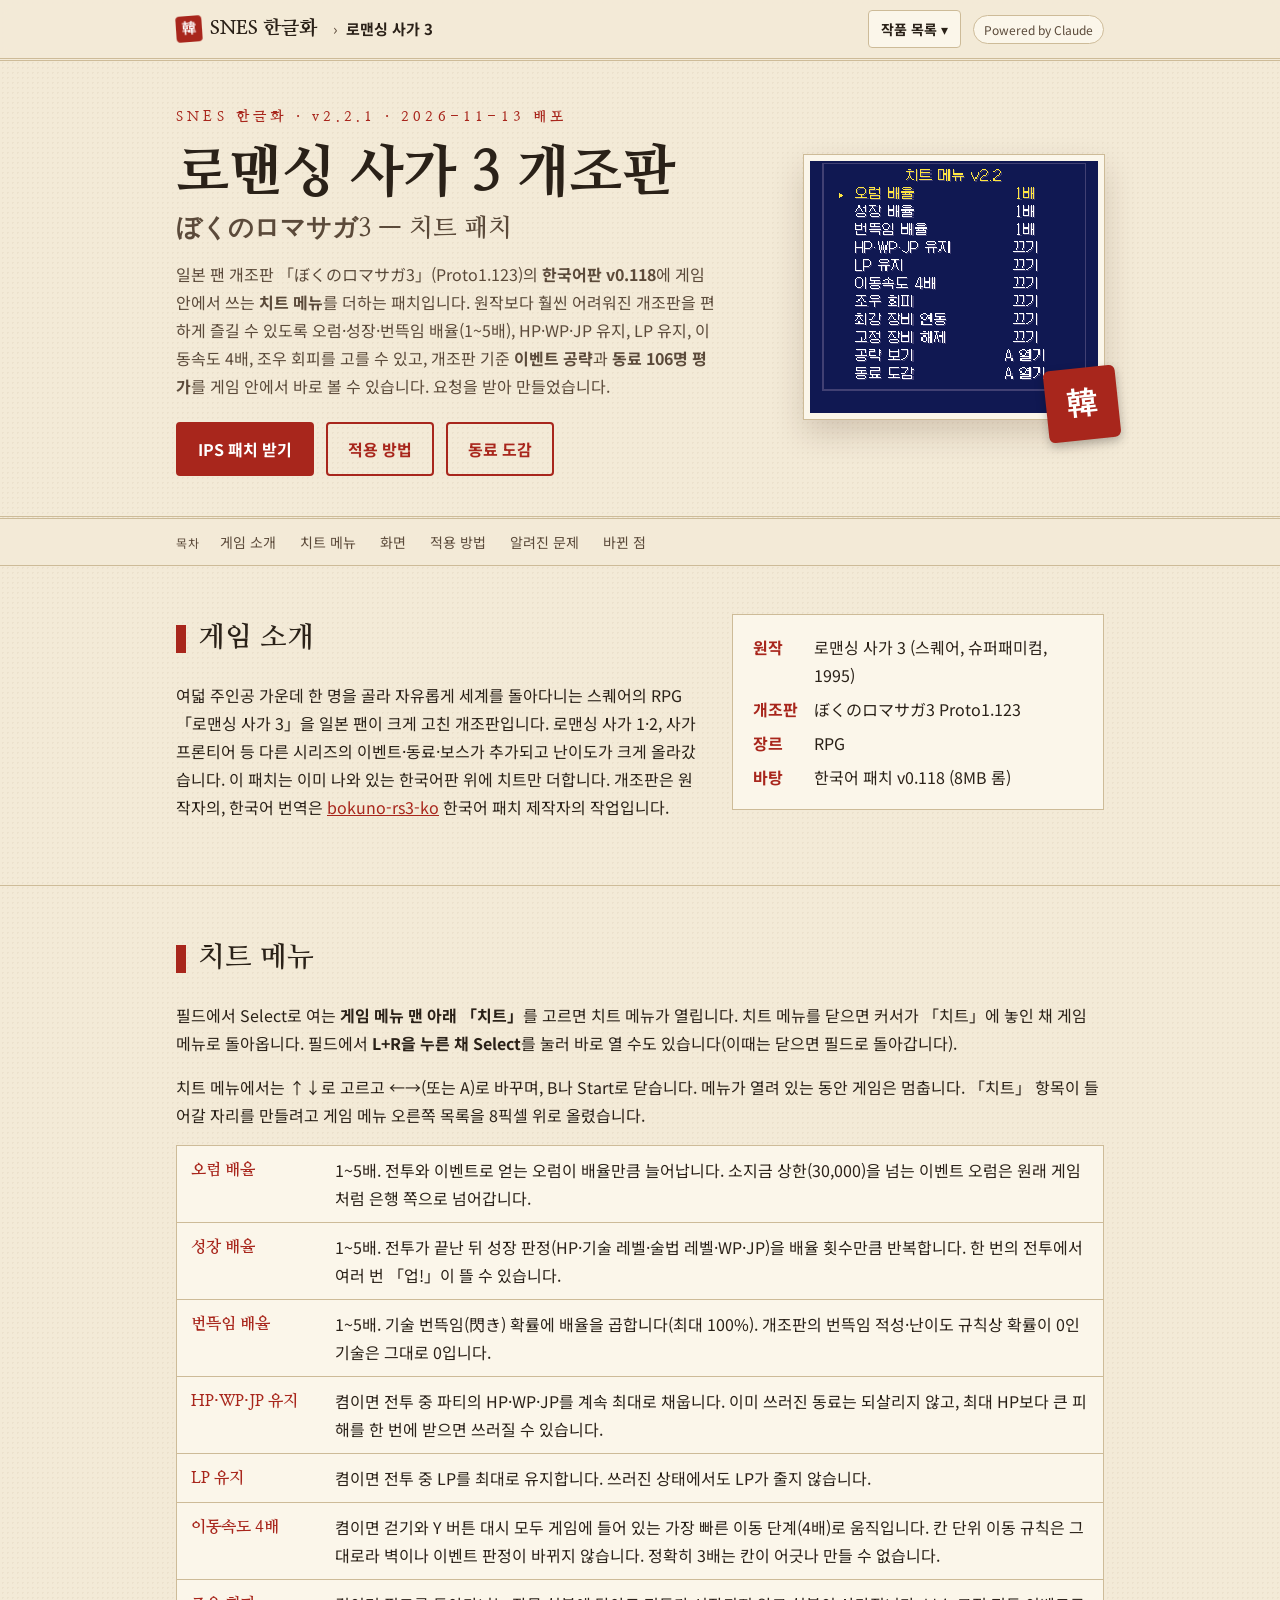
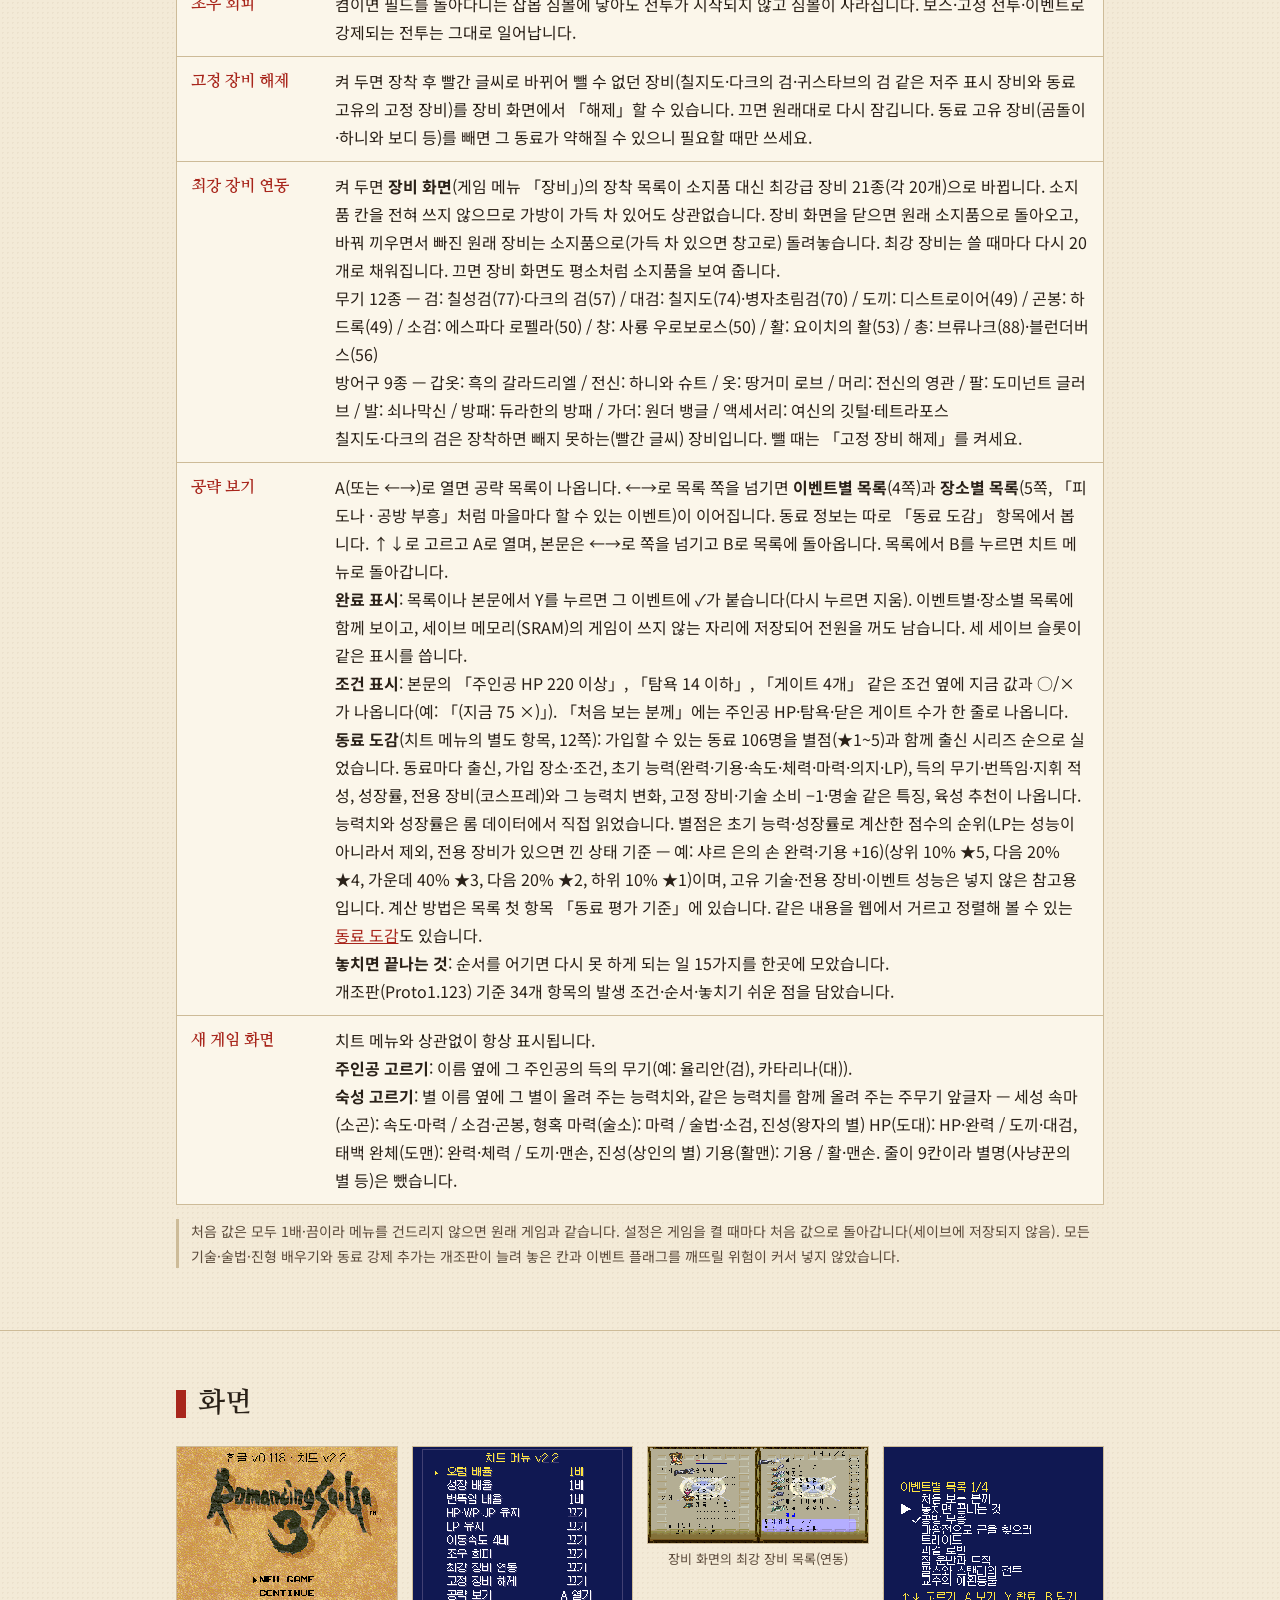
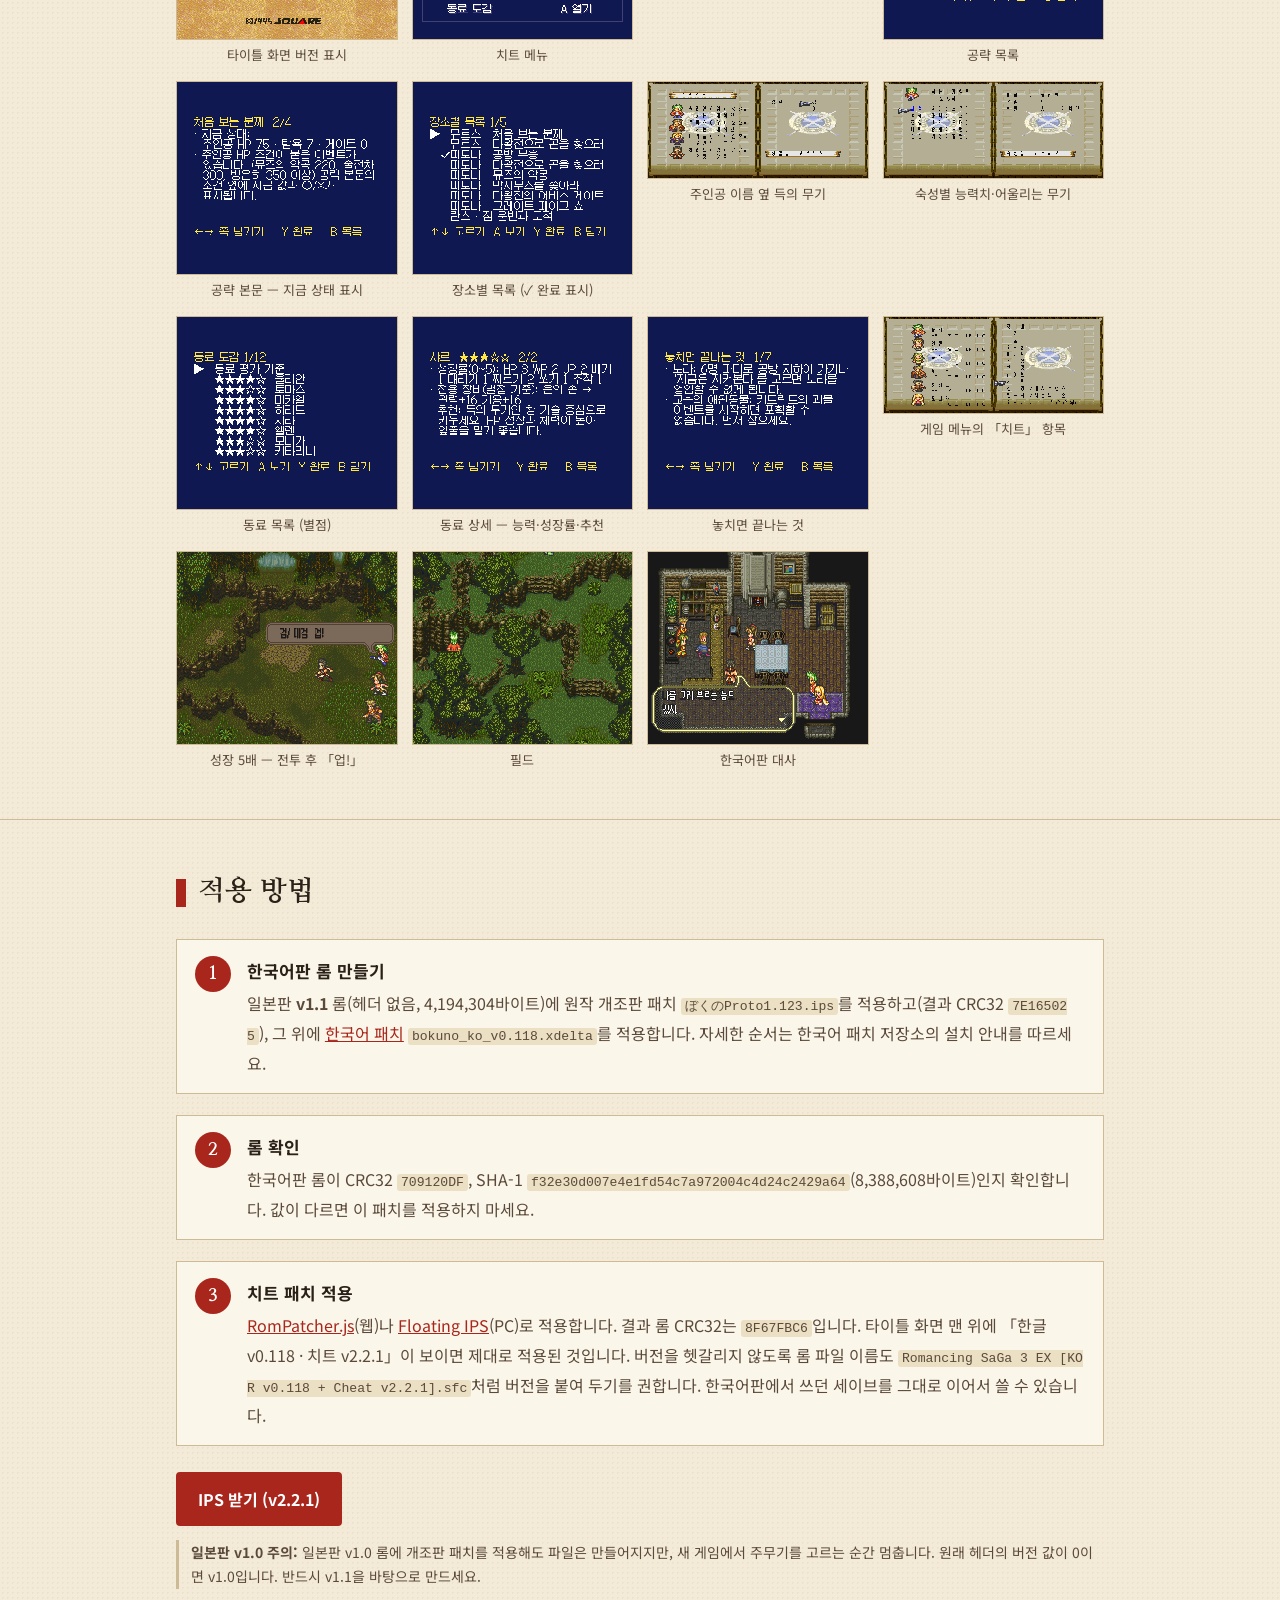
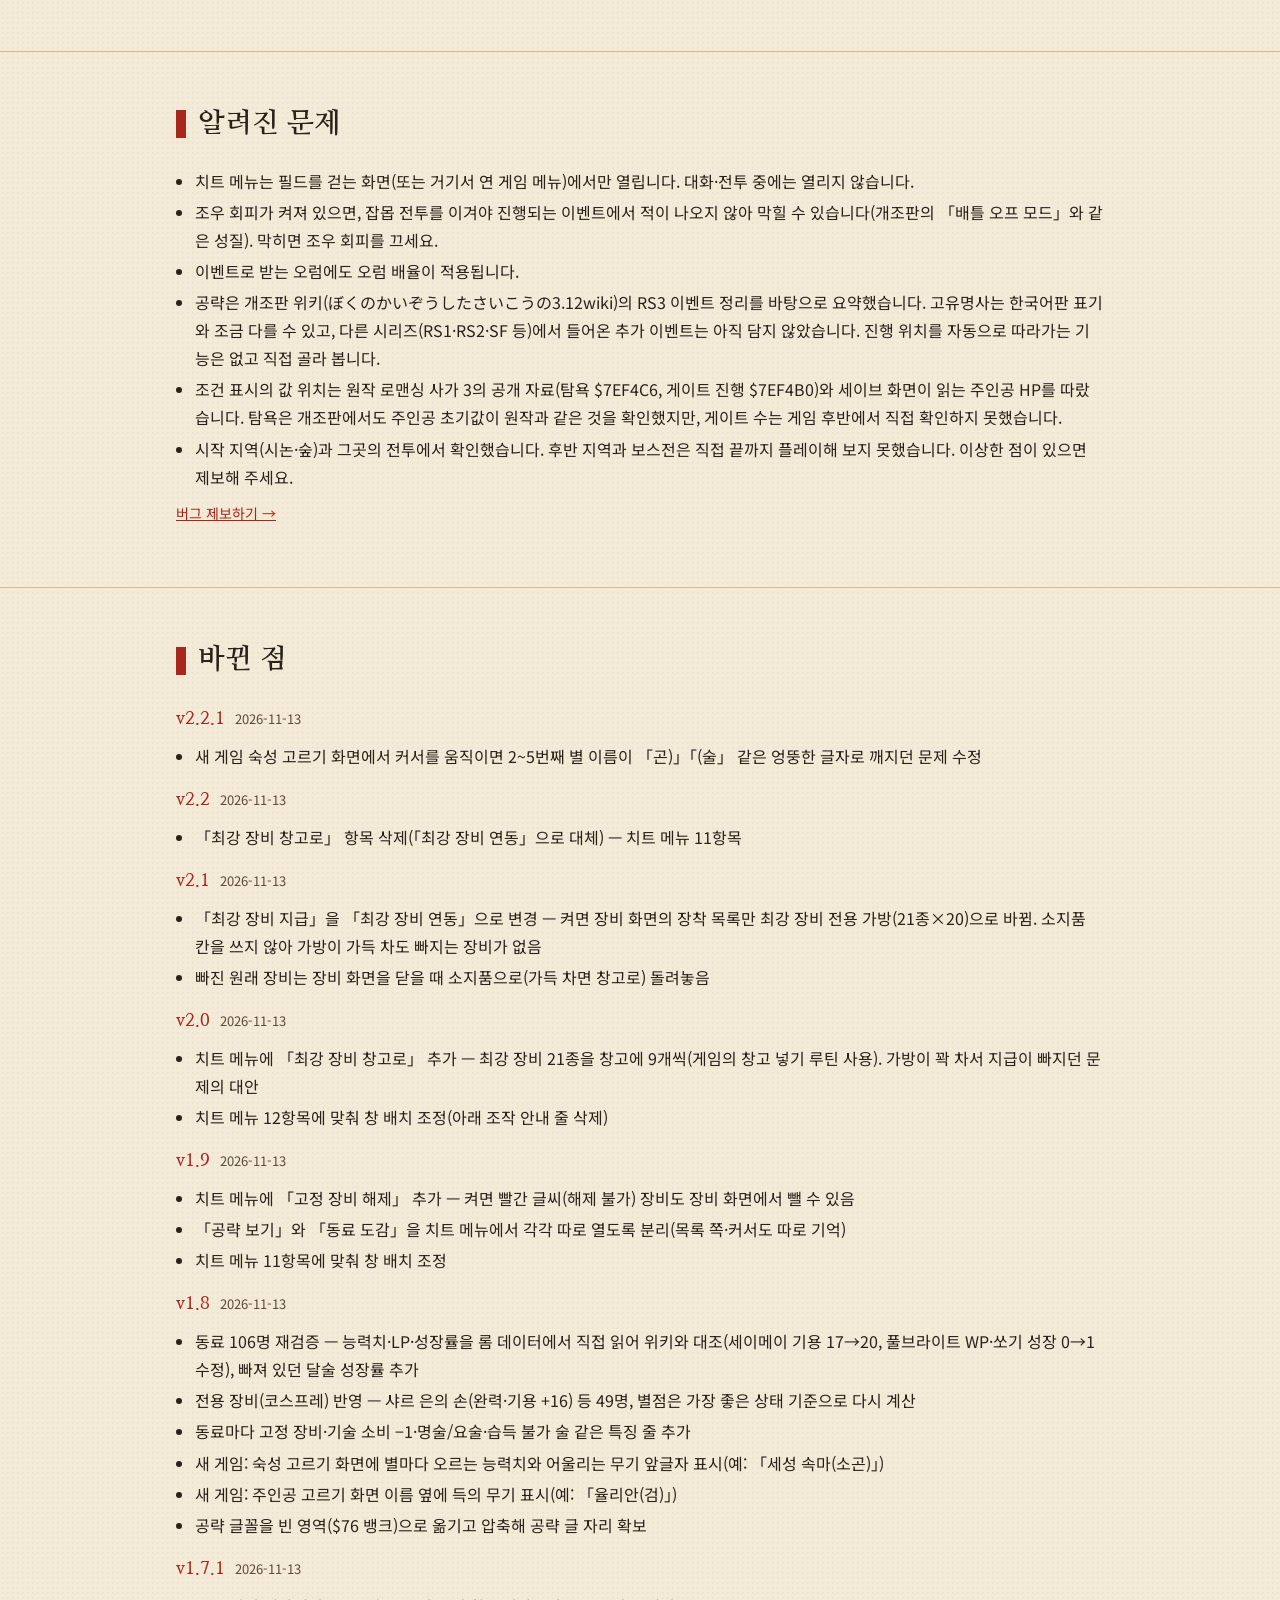
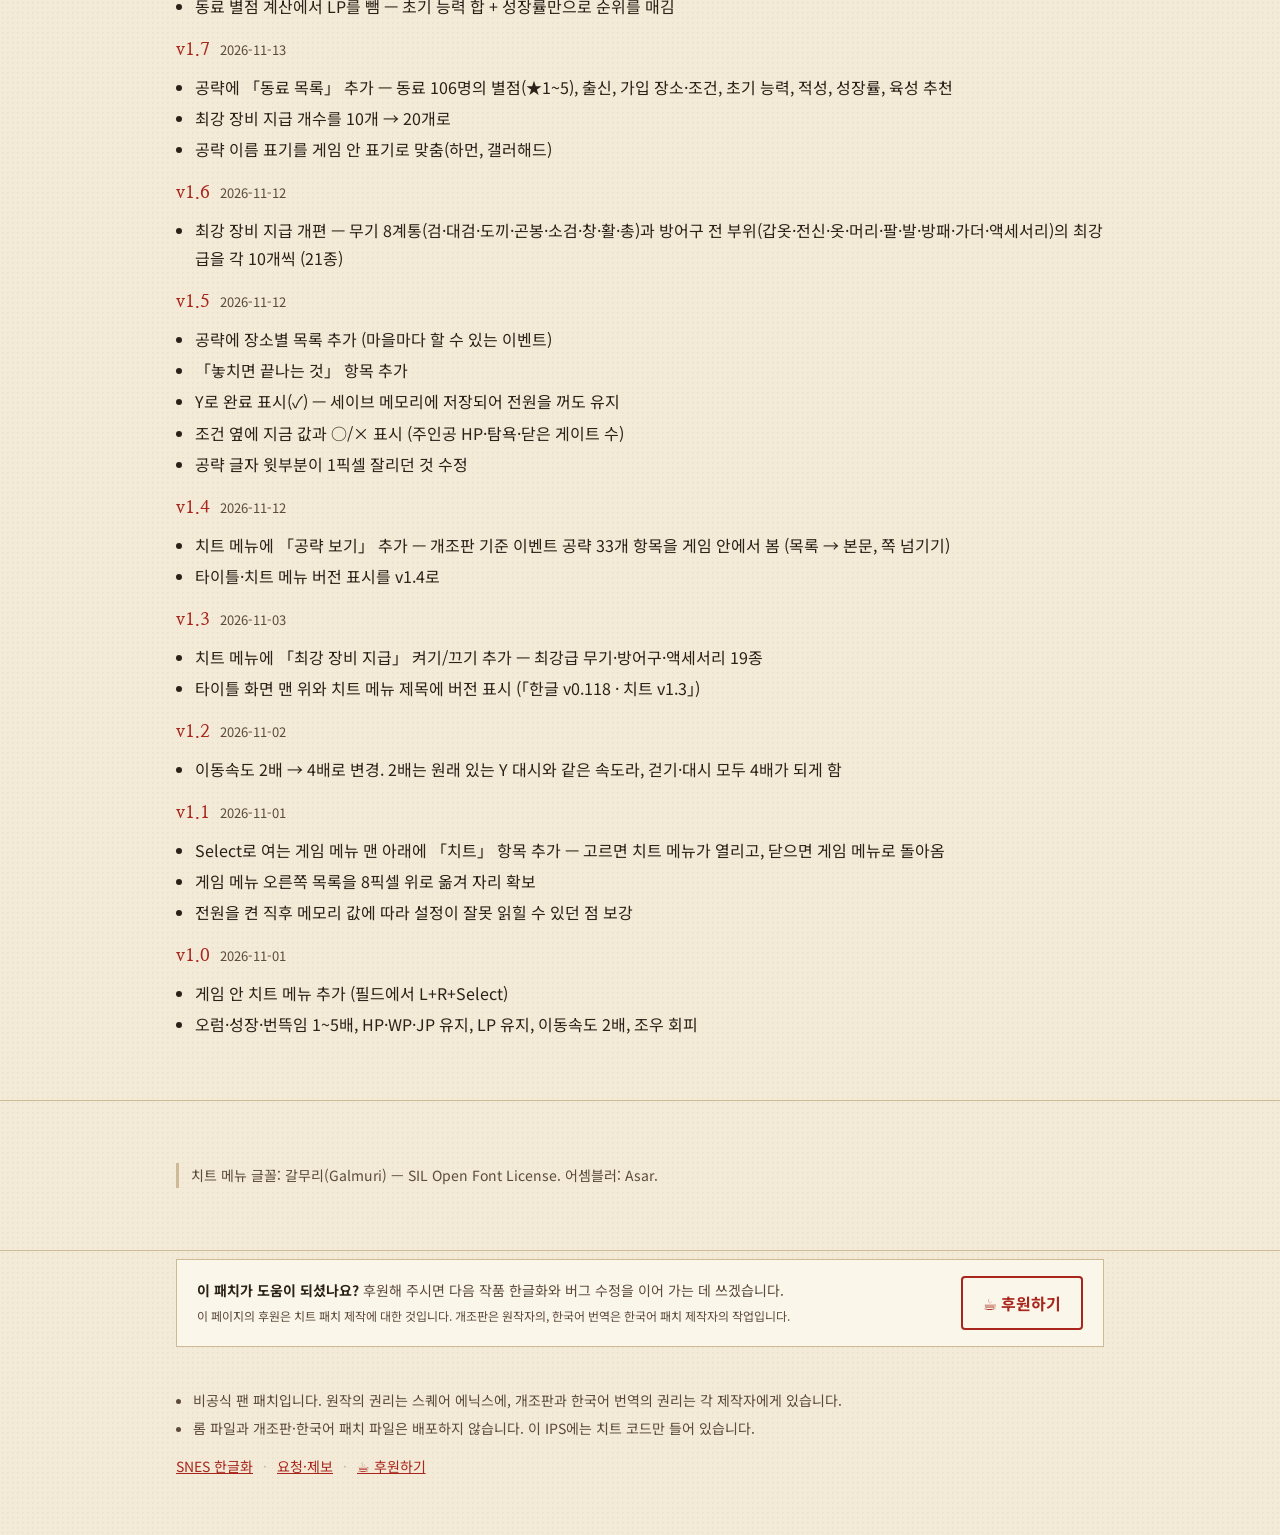
<file: rs3/index.html>
<!doctype html>
<html lang="ko" data-gc="snes-korean"><head><meta charset="utf-8">
<meta name="viewport" content="width=device-width, initial-scale=1">
<title>로맨싱 사가 3 개조판 치트 패치 v2.2.1 · SNES 한글화</title>
<meta name="description" content="로맨싱 사가 3 개조판(ぼくのロマサガ3 Proto1.123) 한국어판 v0.118에 게임 안 치트 메뉴(게임 메뉴의 「치트」 항목, 오럼·성장·번뜩임 1~5배, HP·WP·JP·LP 유지, 이동속도 4배, 조우 회피, 최강 장비, 내장 공략·동료 평가)를 더하는 패치 v2.2.1">
<link rel="preconnect" href="https://fonts.googleapis.com"><link rel="preconnect" href="https://fonts.gstatic.com" crossorigin>
<link href="https://fonts.googleapis.com/css2?family=Nanum+Myeongjo:wght@400;700;800&family=Noto+Sans+KR:wght@400;500;700&display=swap" rel="stylesheet">
<link rel="stylesheet" href="../assets/style.css">
<script data-goatcounter="https://snes-korean.goatcounter.com/count" async src="//gc.zgo.at/count.js"></script>
</head><body>
<div class="bar"><div class="wrap">
 <a class="brand" href="../"><i>韓</i><span>SNES 한글화</span></a><span class="crumb">&nbsp;›&nbsp; <b>로맨싱 사가 3</b></span><span class="sp"></span>
 <nav class="menu" aria-label="작품 목록"><button type="button" aria-expanded="false" aria-haspopup="true">작품 목록 ▾</button>
  <div class="list"><h6>한글화한 작품</h6><a href="../ffx/">파이널 판타지 X 인터내셔널 (PS2·치트)<small>v0.4 · 2026-11-15</small></a><a href="../eternia-jp/">테일즈 오브 이터니아 (PSP·일본어 학습판)<small>v2.4 · 2026-11-26</small></a><a href="../eternia/">테일즈 오브 이터니아 (PSP·편의/부스트)<small>v1.1 · 2026-11-09</small></a><a href="../rs3/" aria-current=page>로맨싱 사가 3 개조판 (치트·공략)<small>v2.2.1 · 2026-11-13</small></a><a href="../seiken3/">성검전설3 (치트)<small>v1.1 · 2026-11-01</small></a><a href="../ogre/">전설의 오우거 배틀 (치트·공략)<small>v1.4.2 · 2026-11-03</small></a><a href="../chrono/">크로노 트리거+ (CT+)<small>v1.7 · 2026-10-26</small></a><a href="../tenchi-ex/">천지를 먹다 확장판 (삼국지군웅전)<small>v2.7.2 · 2026-10-27</small></a><a href="../tenchi/">천지를 먹다 (삼국지군웅전)<small>v1.3.2 · 2026-10-26</small></a><h6>팁</h6><a href="../claude-ime/">Claude 앱 한글 입력 꼬임 대처<small>엔터 무한 입력 · 자모 분리</small></a><h6>참여</h6><a class="req" href="../request/">요청·제보<small>한글화 요청 · 버그 제보</small></a></div></nav>
 <span class="visits" hidden title="누적 방문자 (GoatCounter, 최대 4시간 늦게 반영)">누적 방문 <b>-</b></span>
 <a class="pwr" href="https://claude.ai" target="_blank" rel="noopener">Powered by Claude</a>
</div></div>
<header class="hero"><div class="wrap">
 <div>
  <div class="kicker">SNES 한글화 · v2.2.1 · 2026-11-13 배포</div>
  <h1>로맨싱 사가 3 개조판<small>ぼくのロマサガ3 — 치트 패치</small></h1>
  <p class="lead">일본 팬 개조판 「ぼくのロマサガ3」(Proto1.123)의 <b>한국어판 v0.118</b>에 게임 안에서 쓰는 <b>치트 메뉴</b>를 더하는 패치입니다. 원작보다 훨씬 어려워진 개조판을 편하게 즐길 수 있도록 오럼·성장·번뜩임 배율(1~5배), HP·WP·JP 유지, LP 유지, 이동속도 4배, 조우 회피를 고를 수 있고, 개조판 기준 <b>이벤트 공략</b>과 <b>동료 106명 평가</b>를 게임 안에서 바로 볼 수 있습니다. 요청을 받아 만들었습니다.</p>
  <div class="btns"><a class="btn main" href="patches/RS3_Bokuno_Korean_Cheat_v2.2.1.ips" download>IPS 패치 받기</a><a class="btn sub" href="#howto">적용 방법</a><a class="btn sub" href="companions.html">동료 도감</a></div>
 </div>
 <figure><img src="img/menu.png" alt="치트 메뉴 화면" width="256" height="224"><div class="stamp">韓</div></figure>
</div></header>
<nav class="toc" aria-label="목차"><div class="wrap"><span>목차</span><a href="#about">게임 소개</a><a href="#cheat">치트 메뉴</a><a href="#shots">화면</a><a href="#howto">적용 방법</a><a href="#known">알려진 문제</a><a href="#log">바뀐 점</a></div></nav>
<main>
<section id="about"><div class="wrap two"><div><h2>게임 소개</h2><p>여덟 주인공 가운데 한 명을 골라 자유롭게 세계를 돌아다니는 스퀘어의 RPG 「로맨싱 사가 3」을 일본 팬이 크게 고친 개조판입니다. 로맨싱 사가 1·2, 사가 프론티어 등 다른 시리즈의 이벤트·동료·보스가 추가되고 난이도가 크게 올라갔습니다. 이 패치는 이미 나와 있는 한국어판 위에 치트만 더합니다. 개조판은 원작자의, 한국어 번역은 <a href="https://github.com/beck4679-alt/bokuno-rs3-ko">bokuno-rs3-ko</a> 한국어 패치 제작자의 작업입니다.</p></div><div><dl class="info"><dt>원작</dt><dd>로맨싱 사가 3 (스퀘어, 슈퍼패미컴, 1995)</dd><dt>개조판</dt><dd>ぼくのロマサガ3 Proto1.123</dd><dt>장르</dt><dd>RPG</dd><dt>바탕</dt><dd>한국어 패치 v0.118 (8MB 롬)</dd></dl></div></div></section>
<section id="cheat"><div class="wrap"><h2>치트 메뉴</h2><p>필드에서 Select로 여는 <b>게임 메뉴 맨 아래 「치트」</b>를 고르면 치트 메뉴가 열립니다. 치트 메뉴를 닫으면 커서가 「치트」에 놓인 채 게임 메뉴로 돌아옵니다. 필드에서 <b>L+R을 누른 채 Select</b>를 눌러 바로 열 수도 있습니다(이때는 닫으면 필드로 돌아갑니다).</p><p>치트 메뉴에서는 ↑↓로 고르고 ←→(또는 A)로 바꾸며, B나 Start로 닫습니다. 메뉴가 열려 있는 동안 게임은 멈춥니다. 「치트」 항목이 들어갈 자리를 만들려고 게임 메뉴 오른쪽 목록을 8픽셀 위로 올렸습니다.</p><table class="dream wide"><tbody>
<tr><th>오럼 배율</th><td>1~5배. 전투와 이벤트로 얻는 오럼이 배율만큼 늘어납니다. 소지금 상한(30,000)을 넘는 이벤트 오럼은 원래 게임처럼 은행 쪽으로 넘어갑니다.</td></tr>
<tr><th>성장 배율</th><td>1~5배. 전투가 끝난 뒤 성장 판정(HP·기술 레벨·술법 레벨·WP·JP)을 배율 횟수만큼 반복합니다. 한 번의 전투에서 여러 번 「업!」이 뜰 수 있습니다.</td></tr>
<tr><th>번뜩임 배율</th><td>1~5배. 기술 번뜩임(閃き) 확률에 배율을 곱합니다(최대 100%). 개조판의 번뜩임 적성·난이도 규칙상 확률이 0인 기술은 그대로 0입니다.</td></tr>
<tr><th>HP·WP·JP 유지</th><td>켬이면 전투 중 파티의 HP·WP·JP를 계속 최대로 채웁니다. 이미 쓰러진 동료는 되살리지 않고, 최대 HP보다 큰 피해를 한 번에 받으면 쓰러질 수 있습니다.</td></tr>
<tr><th>LP 유지</th><td>켬이면 전투 중 LP를 최대로 유지합니다. 쓰러진 상태에서도 LP가 줄지 않습니다.</td></tr>
<tr><th>이동속도 4배</th><td>켬이면 걷기와 Y 버튼 대시 모두 게임에 들어 있는 가장 빠른 이동 단계(4배)로 움직입니다. 칸 단위 이동 규칙은 그대로라 벽이나 이벤트 판정이 바뀌지 않습니다. 정확히 3배는 칸이 어긋나 만들 수 없습니다.</td></tr>
<tr><th>조우 회피</th><td>켬이면 필드를 돌아다니는 잡몹 심볼에 닿아도 전투가 시작되지 않고 심볼이 사라집니다. 보스·고정 전투·이벤트로 강제되는 전투는 그대로 일어납니다.</td></tr>
<tr><th>고정 장비 해제</th><td>켜 두면 장착 후 빨간 글씨로 바뀌어 뺄 수 없던 장비(칠지도·다크의 검·귀스타브의 검 같은 저주 표시 장비와 동료 고유의 고정 장비)를 장비 화면에서 「해제」할 수 있습니다. 끄면 원래대로 다시 잠깁니다. 동료 고유 장비(곰돌이·하니와 보디 등)를 빼면 그 동료가 약해질 수 있으니 필요할 때만 쓰세요.</td></tr><tr><th>최강 장비 연동</th><td>켜 두면 <b>장비 화면</b>(게임 메뉴 「장비」)의 장착 목록이 소지품 대신 최강급 장비 21종(각 20개)으로 바뀝니다. 소지품 칸을 전혀 쓰지 않으므로 가방이 가득 차 있어도 상관없습니다. 장비 화면을 닫으면 원래 소지품으로 돌아오고, 바꿔 끼우면서 빠진 원래 장비는 소지품으로(가득 차 있으면 창고로) 돌려놓습니다. 최강 장비는 쓸 때마다 다시 20개로 채워집니다. 끄면 장비 화면도 평소처럼 소지품을 보여 줍니다.<br>무기 12종 — 검: 칠성검(77)·다크의 검(57) / 대검: 칠지도(74)·병자초림검(70) / 도끼: 디스트로이어(49) / 곤봉: 하드록(49) / 소검: 에스파다 로펠라(50) / 창: 사룡 우로보로스(50) / 활: 요이치의 활(53) / 총: 브류나크(88)·블런더버스(56)<br>방어구 9종 — 갑옷: 흑의 갈라드리엘 / 전신: 하니와 슈트 / 옷: 땅거미 로브 / 머리: 전신의 영관 / 팔: 도미넌트 글러브 / 발: 쇠나막신 / 방패: 듀라한의 방패 / 가더: 원더 뱅글 / 액세서리: 여신의 깃털·테트라포스<br>칠지도·다크의 검은 장착하면 빼지 못하는(빨간 글씨) 장비입니다. 뺄 때는 「고정 장비 해제」를 켜세요.</td></tr><tr><th>공략 보기</th><td>A(또는 ←→)로 열면 공략 목록이 나옵니다. ←→로 목록 쪽을 넘기면 <b>이벤트별 목록</b>(4쪽)과 <b>장소별 목록</b>(5쪽, 「피도나 · 공방 부흥」처럼 마을마다 할 수 있는 이벤트)이 이어집니다. 동료 정보는 따로 「동료 도감」 항목에서 봅니다. ↑↓로 고르고 A로 열며, 본문은 ←→로 쪽을 넘기고 B로 목록에 돌아옵니다. 목록에서 B를 누르면 치트 메뉴로 돌아갑니다.<br><b>완료 표시</b>: 목록이나 본문에서 Y를 누르면 그 이벤트에 ✓가 붙습니다(다시 누르면 지움). 이벤트별·장소별 목록에 함께 보이고, 세이브 메모리(SRAM)의 게임이 쓰지 않는 자리에 저장되어 전원을 꺼도 남습니다. 세 세이브 슬롯이 같은 표시를 씁니다.<br><b>조건 표시</b>: 본문의 「주인공 HP 220 이상」, 「탐욕 14 이하」, 「게이트 4개」 같은 조건 옆에 지금 값과 ○/×가 나옵니다(예: 「(지금 75 ×)」). 「처음 보는 분께」에는 주인공 HP·탐욕·닫은 게이트 수가 한 줄로 나옵니다.<br><b>동료 도감</b>(치트 메뉴의 별도 항목, 12쪽): 가입할 수 있는 동료 106명을 별점(★1~5)과 함께 출신 시리즈 순으로 실었습니다. 동료마다 출신, 가입 장소·조건, 초기 능력(완력·기용·속도·체력·마력·의지·LP), 득의 무기·번뜩임·지휘 적성, 성장률, 전용 장비(코스프레)와 그 능력치 변화, 고정 장비·기술 소비 −1·명술 같은 특징, 육성 추천이 나옵니다. 능력치와 성장률은 롬 데이터에서 직접 읽었습니다. 별점은 초기 능력·성장률로 계산한 점수의 순위(LP는 성능이 아니라서 제외, 전용 장비가 있으면 낀 상태 기준 — 예: 샤르 은의 손 완력·기용 +16)(상위 10% ★5, 다음 20% ★4, 가운데 40% ★3, 다음 20% ★2, 하위 10% ★1)이며, 고유 기술·전용 장비·이벤트 성능은 넣지 않은 참고용입니다. 계산 방법은 목록 첫 항목 「동료 평가 기준」에 있습니다. 같은 내용을 웹에서 거르고 정렬해 볼 수 있는 <a href="companions.html">동료 도감</a>도 있습니다.<br><b>놓치면 끝나는 것</b>: 순서를 어기면 다시 못 하게 되는 일 15가지를 한곳에 모았습니다.<br>개조판(Proto1.123) 기준 34개 항목의 발생 조건·순서·놓치기 쉬운 점을 담았습니다.</td></tr>
<tr><th>새 게임 화면</th><td>치트 메뉴와 상관없이 항상 표시됩니다.<br><b>주인공 고르기</b>: 이름 옆에 그 주인공의 득의 무기(예: 율리안(검), 카타리나(대)).<br><b>숙성 고르기</b>: 별 이름 옆에 그 별이 올려 주는 능력치와, 같은 능력치를 함께 올려 주는 주무기 앞글자 — 세성 속마(소곤): 속도·마력 / 소검·곤봉, 형혹 마력(술소): 마력 / 술법·소검, 진성(왕자의 별) HP(도대): HP·완력 / 도끼·대검, 태백 완체(도맨): 완력·체력 / 도끼·맨손, 진성(상인의 별) 기용(활맨): 기용 / 활·맨손. 줄이 9칸이라 별명(사냥꾼의 별 등)은 뺐습니다.</td></tr></tbody></table><p class="note">처음 값은 모두 1배·끔이라 메뉴를 건드리지 않으면 원래 게임과 같습니다. 설정은 게임을 켤 때마다 처음 값으로 돌아갑니다(세이브에 저장되지 않음). 모든 기술·술법·진형 배우기와 동료 강제 추가는 개조판이 늘려 놓은 칸과 이벤트 플래그를 깨뜨릴 위험이 커서 넣지 않았습니다.</p></div></section>
<section id="shots"><div class="wrap"><h2>화면</h2><div class="shots"><figure><img src="img/title.png" alt="버전이 표시된 타이틀 화면" width="256" height="224" loading="lazy"><figcaption>타이틀 화면 버전 표시</figcaption></figure><figure><img src="img/menu.png" alt="필드에서 연 치트 메뉴" width="256" height="224" loading="lazy"><figcaption>치트 메뉴</figcaption></figure><figure><img src="img/gear.png" alt="최강 장비 지급 후 소지품" width="512" height="224" loading="lazy"><figcaption>장비 화면의 최강 장비 목록(연동)</figcaption></figure><figure><img src="img/guide_list.png" alt="공략 목록 화면" width="256" height="224" loading="lazy"><figcaption>공략 목록</figcaption></figure><figure><img src="img/guide_page.png" alt="공략 본문 화면" width="256" height="224" loading="lazy"><figcaption>공략 본문 — 지금 상태 표시</figcaption></figure><figure><img src="img/guide_place.png" alt="장소별 목록" width="256" height="224" loading="lazy"><figcaption>장소별 목록 (✓ 완료 표시)</figcaption></figure><figure><img src="img/newgame_chars.png" alt="주인공 고르기 화면" width="512" height="224" loading="lazy"><figcaption>주인공 이름 옆 득의 무기</figcaption></figure><figure><img src="img/newgame_star.png" alt="숙성 고르기 화면" width="512" height="224" loading="lazy"><figcaption>숙성별 능력치·어울리는 무기</figcaption></figure><figure><img src="img/guide_comp_list.png" alt="동료 목록" width="256" height="224" loading="lazy"><figcaption>동료 목록 (별점)</figcaption></figure><figure><img src="img/guide_comp.png" alt="동료 상세" width="256" height="224" loading="lazy"><figcaption>동료 상세 — 능력·성장률·추천</figcaption></figure><figure><img src="img/guide_miss.png" alt="놓치면 끝나는 것" width="256" height="224" loading="lazy"><figcaption>놓치면 끝나는 것</figcaption></figure><figure><img src="img/gamemenu.png" alt="게임 메뉴 맨 아래에 추가된 치트 항목" width="256" height="224" loading="lazy"><figcaption>게임 메뉴의 「치트」 항목</figcaption></figure><figure><img src="img/growth.png" alt="전투 후 성장 메시지" width="256" height="224" loading="lazy"><figcaption>성장 5배 — 전투 후 「업!」</figcaption></figure><figure><img src="img/field.png" alt="시논 숲 필드" width="256" height="224" loading="lazy"><figcaption>필드</figcaption></figure><figure><img src="img/dialog.png" alt="한국어 대사 화면" width="256" height="224" loading="lazy"><figcaption>한국어판 대사</figcaption></figure></div></div></section>
<section id="howto"><div class="wrap"><h2>적용 방법</h2><ol class="steps"><li><h4>한국어판 롬 만들기</h4><p>일본판 <b>v1.1</b> 롬(헤더 없음, 4,194,304바이트)에 원작 개조판 패치 <code>ぼくのProto1.123.ips</code>를 적용하고(결과 CRC32 <code>7E165025</code>), 그 위에 <a href="https://github.com/beck4679-alt/bokuno-rs3-ko">한국어 패치</a> <code>bokuno_ko_v0.118.xdelta</code>를 적용합니다. 자세한 순서는 한국어 패치 저장소의 설치 안내를 따르세요.</p></li><li><h4>롬 확인</h4><p>한국어판 롬이 CRC32 <code>709120DF</code>, SHA-1 <code>f32e30d007e4e1fd54c7a972004c4d24c2429a64</code>(8,388,608바이트)인지 확인합니다. 값이 다르면 이 패치를 적용하지 마세요.</p></li><li><h4>치트 패치 적용</h4><p><a href="https://www.marcrobledo.com/RomPatcher.js/">RomPatcher.js</a>(웹)나 <a href="https://github.com/Alcaro/Flips">Floating IPS</a>(PC)로 적용합니다. 결과 롬 CRC32는 <code>8F67FBC6</code>입니다. 타이틀 화면 맨 위에 「한글 v0.118 · 치트 v2.2.1」이 보이면 제대로 적용된 것입니다. 버전을 헷갈리지 않도록 롬 파일 이름도 <code>Romancing SaGa 3 EX [KOR v0.118 + Cheat v2.2.1].sfc</code>처럼 버전을 붙여 두기를 권합니다. 한국어판에서 쓰던 세이브를 그대로 이어서 쓸 수 있습니다.</p></li></ol>
 <div class="btns"><a class="btn main" href="patches/RS3_Bokuno_Korean_Cheat_v2.2.1.ips" download>IPS 받기 (v2.2.1)</a></div>
 <p class="note"><b>일본판 v1.0 주의:</b> 일본판 v1.0 롬에 개조판 패치를 적용해도 파일은 만들어지지만, 새 게임에서 주무기를 고르는 순간 멈춥니다. 원래 헤더의 버전 값이 0이면 v1.0입니다. 반드시 v1.1을 바탕으로 만드세요.</p></div></section>
<section id="known"><div class="wrap"><h2>알려진 문제</h2><ul><li>치트 메뉴는 필드를 걷는 화면(또는 거기서 연 게임 메뉴)에서만 열립니다. 대화·전투 중에는 열리지 않습니다.</li><li>조우 회피가 켜져 있으면, 잡몹 전투를 이겨야 진행되는 이벤트에서 적이 나오지 않아 막힐 수 있습니다(개조판의 「배틀 오프 모드」와 같은 성질). 막히면 조우 회피를 끄세요.</li><li>이벤트로 받는 오럼에도 오럼 배율이 적용됩니다.</li><li>공략은 개조판 위키(ぼくのかいぞうしたさいこうの3.12wiki)의 RS3 이벤트 정리를 바탕으로 요약했습니다. 고유명사는 한국어판 표기와 조금 다를 수 있고, 다른 시리즈(RS1·RS2·SF 등)에서 들어온 추가 이벤트는 아직 담지 않았습니다. 진행 위치를 자동으로 따라가는 기능은 없고 직접 골라 봅니다.</li><li>조건 표시의 값 위치는 원작 로맨싱 사가 3의 공개 자료(탐욕 $7EF4C6, 게이트 진행 $7EF4B0)와 세이브 화면이 읽는 주인공 HP를 따랐습니다. 탐욕은 개조판에서도 주인공 초기값이 원작과 같은 것을 확인했지만, 게이트 수는 게임 후반에서 직접 확인하지 못했습니다.</li><li>시작 지역(시논·숲)과 그곳의 전투에서 확인했습니다. 후반 지역과 보스전은 직접 끝까지 플레이해 보지 못했습니다. 이상한 점이 있으면 제보해 주세요.</li></ul><p class="bugrep"><a href="../request/">버그 제보하기 →</a></p></div></section>
<section id="log"><div class="wrap"><h2>바뀐 점</h2><div class="chg"><b>v2.2.1</b> <span class="date">2026-11-13</span><ul><li>새 게임 숙성 고르기 화면에서 커서를 움직이면 2~5번째 별 이름이 「곤)」「(술」 같은 엉뚱한 글자로 깨지던 문제 수정</li></ul></div><div class="chg"><b>v2.2</b> <span class="date">2026-11-13</span><ul><li>「최강 장비 창고로」 항목 삭제(「최강 장비 연동」으로 대체) — 치트 메뉴 11항목</li></ul></div><div class="chg"><b>v2.1</b> <span class="date">2026-11-13</span><ul><li>「최강 장비 지급」을 「최강 장비 연동」으로 변경 — 켜면 장비 화면의 장착 목록만 최강 장비 전용 가방(21종×20)으로 바뀜. 소지품 칸을 쓰지 않아 가방이 가득 차도 빠지는 장비가 없음</li><li>빠진 원래 장비는 장비 화면을 닫을 때 소지품으로(가득 차면 창고로) 돌려놓음</li></ul></div><div class="chg"><b>v2.0</b> <span class="date">2026-11-13</span><ul><li>치트 메뉴에 「최강 장비 창고로」 추가 — 최강 장비 21종을 창고에 9개씩(게임의 창고 넣기 루틴 사용). 가방이 꽉 차서 지급이 빠지던 문제의 대안</li><li>치트 메뉴 12항목에 맞춰 창 배치 조정(아래 조작 안내 줄 삭제)</li></ul></div><div class="chg"><b>v1.9</b> <span class="date">2026-11-13</span><ul><li>치트 메뉴에 「고정 장비 해제」 추가 — 켜면 빨간 글씨(해제 불가) 장비도 장비 화면에서 뺄 수 있음</li><li>「공략 보기」와 「동료 도감」을 치트 메뉴에서 각각 따로 열도록 분리(목록 쪽·커서도 따로 기억)</li><li>치트 메뉴 11항목에 맞춰 창 배치 조정</li></ul></div><div class="chg"><b>v1.8</b> <span class="date">2026-11-13</span><ul><li>동료 106명 재검증 — 능력치·LP·성장률을 롬 데이터에서 직접 읽어 위키와 대조(세이메이 기용 17→20, 풀브라이트 WP·쏘기 성장 0→1 수정), 빠져 있던 달술 성장률 추가</li><li>전용 장비(코스프레) 반영 — 샤르 은의 손(완력·기용 +16) 등 49명, 별점은 가장 좋은 상태 기준으로 다시 계산</li><li>동료마다 고정 장비·기술 소비 −1·명술/요술·습득 불가 술 같은 특징 줄 추가</li><li>새 게임: 숙성 고르기 화면에 별마다 오르는 능력치와 어울리는 무기 앞글자 표시(예: 「세성 속마(소곤)」)</li><li>새 게임: 주인공 고르기 화면 이름 옆에 득의 무기 표시(예: 「율리안(검)」)</li><li>공략 글꼴을 빈 영역($76 뱅크)으로 옮기고 압축해 공략 글 자리 확보</li></ul></div><div class="chg"><b>v1.7.1</b> <span class="date">2026-11-13</span><ul><li>동료 별점 계산에서 LP를 뺌 — 초기 능력 합 + 성장률만으로 순위를 매김</li></ul></div><div class="chg"><b>v1.7</b> <span class="date">2026-11-13</span><ul><li>공략에 「동료 목록」 추가 — 동료 106명의 별점(★1~5), 출신, 가입 장소·조건, 초기 능력, 적성, 성장률, 육성 추천</li><li>최강 장비 지급 개수를 10개 → 20개로</li><li>공략 이름 표기를 게임 안 표기로 맞춤(하먼, 갤러해드)</li></ul></div><div class="chg"><b>v1.6</b> <span class="date">2026-11-12</span><ul><li>최강 장비 지급 개편 — 무기 8계통(검·대검·도끼·곤봉·소검·창·활·총)과 방어구 전 부위(갑옷·전신·옷·머리·팔·발·방패·가더·액세서리)의 최강급을 각 10개씩 (21종)</li></ul></div><div class="chg"><b>v1.5</b> <span class="date">2026-11-12</span><ul><li>공략에 장소별 목록 추가 (마을마다 할 수 있는 이벤트)</li><li>「놓치면 끝나는 것」 항목 추가</li><li>Y로 완료 표시(✓) — 세이브 메모리에 저장되어 전원을 꺼도 유지</li><li>조건 옆에 지금 값과 ○/× 표시 (주인공 HP·탐욕·닫은 게이트 수)</li><li>공략 글자 윗부분이 1픽셀 잘리던 것 수정</li></ul></div><div class="chg"><b>v1.4</b> <span class="date">2026-11-12</span><ul><li>치트 메뉴에 「공략 보기」 추가 — 개조판 기준 이벤트 공략 33개 항목을 게임 안에서 봄 (목록 → 본문, 쪽 넘기기)</li><li>타이틀·치트 메뉴 버전 표시를 v1.4로</li></ul></div><div class="chg"><b>v1.3</b> <span class="date">2026-11-03</span><ul><li>치트 메뉴에 「최강 장비 지급」 켜기/끄기 추가 — 최강급 무기·방어구·액세서리 19종</li><li>타이틀 화면 맨 위와 치트 메뉴 제목에 버전 표시 (「한글 v0.118 · 치트 v1.3」)</li></ul></div><div class="chg"><b>v1.2</b> <span class="date">2026-11-02</span><ul><li>이동속도 2배 → 4배로 변경. 2배는 원래 있는 Y 대시와 같은 속도라, 걷기·대시 모두 4배가 되게 함</li></ul></div><div class="chg"><b>v1.1</b> <span class="date">2026-11-01</span><ul><li>Select로 여는 게임 메뉴 맨 아래에 「치트」 항목 추가 — 고르면 치트 메뉴가 열리고, 닫으면 게임 메뉴로 돌아옴</li><li>게임 메뉴 오른쪽 목록을 8픽셀 위로 옮겨 자리 확보</li><li>전원을 켠 직후 메모리 값에 따라 설정이 잘못 읽힐 수 있던 점 보강</li></ul></div><div class="chg"><b>v1.0</b> <span class="date">2026-11-01</span><ul><li>게임 안 치트 메뉴 추가 (필드에서 L+R+Select)</li><li>오럼·성장·번뜩임 1~5배, HP·WP·JP 유지, LP 유지, 이동속도 2배, 조우 회피</li></ul></div></div></section>
<section><div class="wrap"><p class="note">치트 메뉴 글꼴: 갈무리(Galmuri) — SIL Open Font License. 어셈블러: Asar.</p></div></section>
</main>
<div class="support"><div class="wrap"><div class="sbox"><p><b>이 패치가 도움이 되셨나요?</b> 후원해 주시면 다음 작품 한글화와 버그 수정을 이어 가는 데 쓰겠습니다.<br><small>이 페이지의 후원은 치트 패치 제작에 대한 것입니다. 개조판은 원작자의, 한국어 번역은 한국어 패치 제작자의 작업입니다.</small></p><a class="btn sub" href="https://buymeacoffee.com/sneskorean" target="_blank" rel="noopener">☕ 후원하기</a></div></div></div>
<footer><div class="wrap"><ul><li>비공식 팬 패치입니다. 원작의 권리는 스퀘어 에닉스에, 개조판과 한국어 번역의 권리는 각 제작자에게 있습니다.</li><li>롬 파일과 개조판·한국어 패치 파일은 배포하지 않습니다. 이 IPS에는 치트 코드만 들어 있습니다.</li></ul><p class="flinks"><a href="../">SNES 한글화</a><span>·</span><a href="../request/">요청·제보</a><span>·</span><a href="https://buymeacoffee.com/sneskorean" target="_blank" rel="noopener">☕ 후원하기</a></p></div></footer>
<script src="../assets/site.js"></script>
</body></html>
</file>
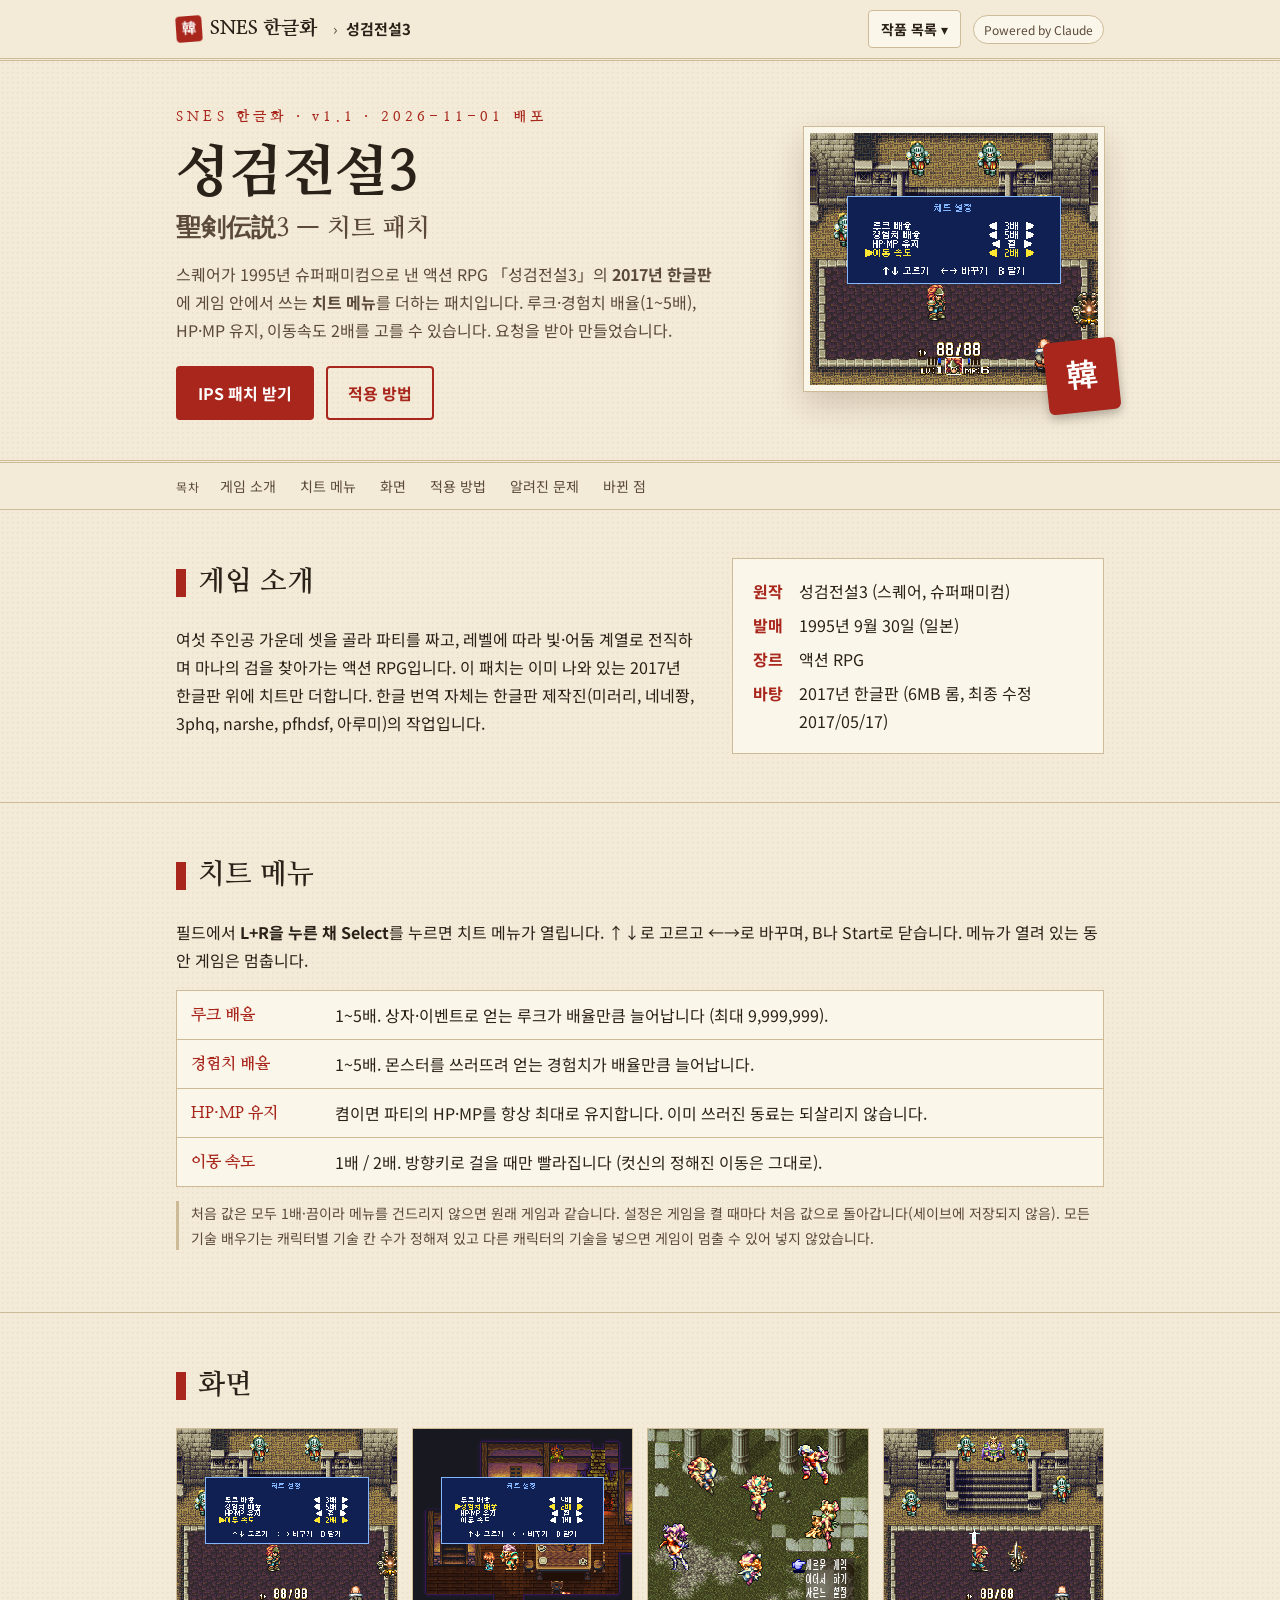
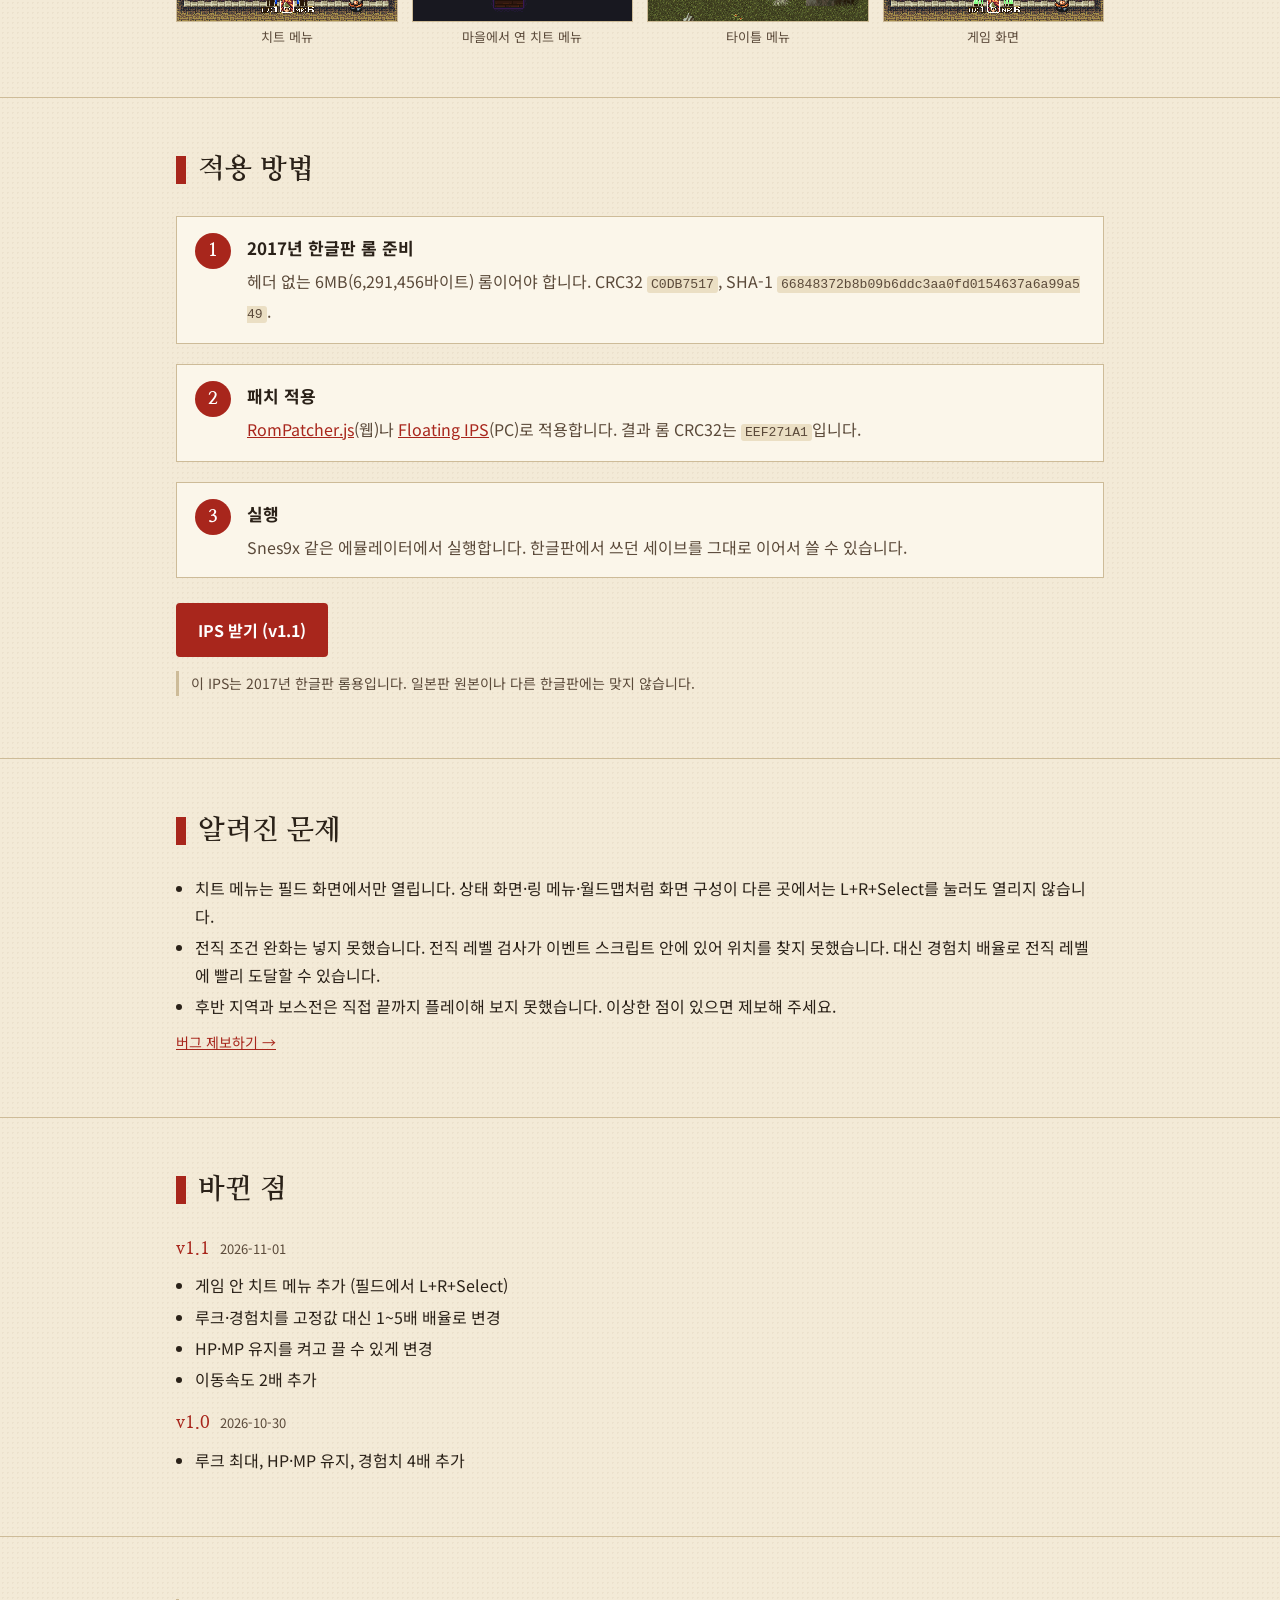
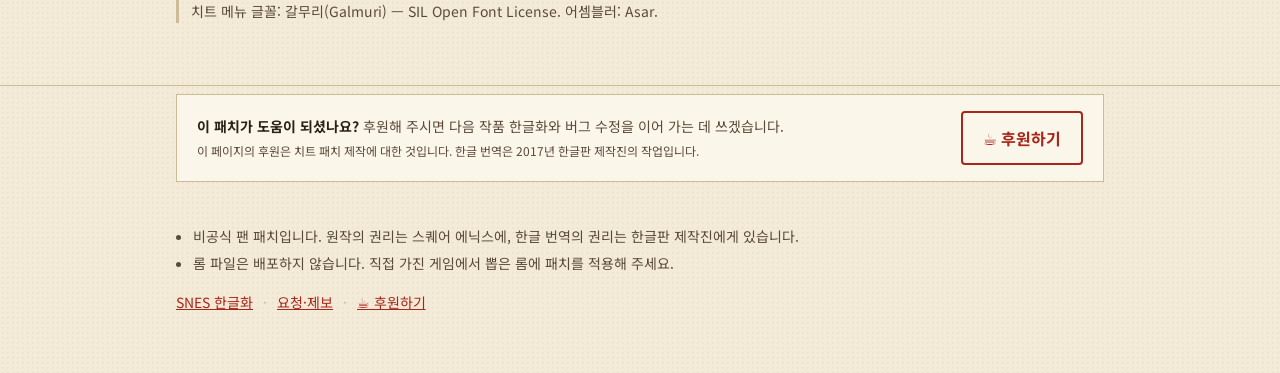
<file: seiken3/index.html>
<!doctype html>
<html lang="ko" data-gc="snes-korean"><head><meta charset="utf-8">
<meta name="viewport" content="width=device-width, initial-scale=1">
<title>성검전설3 치트 패치 v1.1 · SNES 한글화</title>
<meta name="description" content="성검전설3 2017 한글판에 게임 안 치트 메뉴(루크·경험치 1~5배, HP·MP 유지, 이동속도 2배)를 더하는 패치 v1.1">
<link rel="preconnect" href="https://fonts.googleapis.com"><link rel="preconnect" href="https://fonts.gstatic.com" crossorigin>
<link href="https://fonts.googleapis.com/css2?family=Nanum+Myeongjo:wght@400;700;800&family=Noto+Sans+KR:wght@400;500;700&display=swap" rel="stylesheet">
<link rel="stylesheet" href="../assets/style.css">
<script data-goatcounter="https://snes-korean.goatcounter.com/count" async src="//gc.zgo.at/count.js"></script>
</head><body>
<div class="bar"><div class="wrap">
 <a class="brand" href="../"><i>韓</i><span>SNES 한글화</span></a><span class="crumb">&nbsp;›&nbsp; <b>성검전설3</b></span><span class="sp"></span>
 <nav class="menu" aria-label="작품 목록"><button type="button" aria-expanded="false" aria-haspopup="true">작품 목록 ▾</button>
  <div class="list"><h6>한글화한 작품</h6><a href="../ffx/">파이널 판타지 X 인터내셔널 (PS2·치트)<small>v0.4 · 2026-11-15</small></a><a href="../eternia-jp/">테일즈 오브 이터니아 (PSP·일본어 학습판)<small>v2.4 · 2026-11-26</small></a><a href="../eternia/">테일즈 오브 이터니아 (PSP·편의/부스트)<small>v1.1 · 2026-11-09</small></a><a href="../rs3/">로맨싱 사가 3 개조판 (치트·공략)<small>v2.2.1 · 2026-11-13</small></a><a href="../seiken3/" aria-current=page>성검전설3 (치트)<small>v1.1 · 2026-11-01</small></a><a href="../ogre/">전설의 오우거 배틀 (치트·공략)<small>v1.4.2 · 2026-11-03</small></a><a href="../chrono/">크로노 트리거+ (CT+)<small>v1.7 · 2026-10-26</small></a><a href="../tenchi-ex/">천지를 먹다 확장판 (삼국지군웅전)<small>v2.7.2 · 2026-10-27</small></a><a href="../tenchi/">천지를 먹다 (삼국지군웅전)<small>v1.3.2 · 2026-10-26</small></a><h6>팁</h6><a href="../claude-ime/">Claude 앱 한글 입력 꼬임 대처<small>엔터 무한 입력 · 자모 분리</small></a><h6>참여</h6><a class="req" href="../request/">요청·제보<small>한글화 요청 · 버그 제보</small></a></div></nav>
 <span class="visits" hidden title="누적 방문자 (GoatCounter, 최대 4시간 늦게 반영)">누적 방문 <b>-</b></span>
 <a class="pwr" href="https://claude.ai" target="_blank" rel="noopener">Powered by Claude</a>
</div></div>
<header class="hero"><div class="wrap">
 <div>
  <div class="kicker">SNES 한글화 · v1.1 · 2026-11-01 배포</div>
  <h1>성검전설3<small>聖剣伝説3 — 치트 패치</small></h1>
  <p class="lead">스퀘어가 1995년 슈퍼패미컴으로 낸 액션 RPG 「성검전설3」의 <b>2017년 한글판</b>에 게임 안에서 쓰는 <b>치트 메뉴</b>를 더하는 패치입니다. 루크·경험치 배율(1~5배), HP·MP 유지, 이동속도 2배를 고를 수 있습니다. 요청을 받아 만들었습니다.</p>
  <div class="btns"><a class="btn main" href="patches/Seiken3_Korean_Cheat_v1.1.ips" download>IPS 패치 받기</a><a class="btn sub" href="#howto">적용 방법</a></div>
 </div>
 <figure><img src="img/menu.png" alt="치트 메뉴 화면" width="256" height="224"><div class="stamp">韓</div></figure>
</div></header>
<nav class="toc" aria-label="목차"><div class="wrap"><span>목차</span><a href="#about">게임 소개</a><a href="#cheat">치트 메뉴</a><a href="#shots">화면</a><a href="#howto">적용 방법</a><a href="#known">알려진 문제</a><a href="#log">바뀐 점</a></div></nav>
<main>
<section id="about"><div class="wrap two"><div><h2>게임 소개</h2><p>여섯 주인공 가운데 셋을 골라 파티를 짜고, 레벨에 따라 빛·어둠 계열로 전직하며 마나의 검을 찾아가는 액션 RPG입니다. 이 패치는 이미 나와 있는 2017년 한글판 위에 치트만 더합니다. 한글 번역 자체는 한글판 제작진(미러리, 네네쫭, 3phq, narshe, pfhdsf, 아루미)의 작업입니다.</p></div><div><dl class="info"><dt>원작</dt><dd>성검전설3 (스퀘어, 슈퍼패미컴)</dd><dt>발매</dt><dd>1995년 9월 30일 (일본)</dd><dt>장르</dt><dd>액션 RPG</dd><dt>바탕</dt><dd>2017년 한글판 (6MB 롬, 최종 수정 2017/05/17)</dd></dl></div></div></section>
<section id="cheat"><div class="wrap"><h2>치트 메뉴</h2><p>필드에서 <b>L+R을 누른 채 Select</b>를 누르면 치트 메뉴가 열립니다. ↑↓로 고르고 ←→로 바꾸며, B나 Start로 닫습니다. 메뉴가 열려 있는 동안 게임은 멈춥니다.</p><table class="dream wide"><tbody><tr><th>루크 배율</th><td>1~5배. 상자·이벤트로 얻는 루크가 배율만큼 늘어납니다 (최대 9,999,999).</td></tr><tr><th>경험치 배율</th><td>1~5배. 몬스터를 쓰러뜨려 얻는 경험치가 배율만큼 늘어납니다.</td></tr><tr><th>HP·MP 유지</th><td>켬이면 파티의 HP·MP를 항상 최대로 유지합니다. 이미 쓰러진 동료는 되살리지 않습니다.</td></tr><tr><th>이동 속도</th><td>1배 / 2배. 방향키로 걸을 때만 빨라집니다 (컷신의 정해진 이동은 그대로).</td></tr></tbody></table><p class="note">처음 값은 모두 1배·끔이라 메뉴를 건드리지 않으면 원래 게임과 같습니다. 설정은 게임을 켤 때마다 처음 값으로 돌아갑니다(세이브에 저장되지 않음). 모든 기술 배우기는 캐릭터별 기술 칸 수가 정해져 있고 다른 캐릭터의 기술을 넣으면 게임이 멈출 수 있어 넣지 않았습니다.</p></div></section>
<section id="shots"><div class="wrap"><h2>화면</h2><div class="shots"><figure><img src="img/menu.png" alt="성 안에서 연 치트 메뉴" width="256" height="224" loading="lazy"><figcaption>치트 메뉴</figcaption></figure><figure><img src="img/menu_house.png" alt="마을 집 안에서 연 치트 메뉴" width="256" height="224" loading="lazy"><figcaption>마을에서 연 치트 메뉴</figcaption></figure><figure><img src="img/title.png" alt="한글 타이틀 메뉴" width="256" height="224" loading="lazy"><figcaption>타이틀 메뉴</figcaption></figure><figure><img src="img/castle.png" alt="포르세나 성" width="256" height="224" loading="lazy"><figcaption>게임 화면</figcaption></figure></div></div></section>
<section id="howto"><div class="wrap"><h2>적용 방법</h2><ol class="steps"><li><h4>2017년 한글판 롬 준비</h4><p>헤더 없는 6MB(6,291,456바이트) 롬이어야 합니다. CRC32 <code>C0DB7517</code>, SHA-1 <code>66848372b8b09b6ddc3aa0fd0154637a6a99a549</code>.</p></li><li><h4>패치 적용</h4><p><a href="https://www.marcrobledo.com/RomPatcher.js/">RomPatcher.js</a>(웹)나 <a href="https://github.com/Alcaro/Flips">Floating IPS</a>(PC)로 적용합니다. 결과 롬 CRC32는 <code>EEF271A1</code>입니다.</p></li><li><h4>실행</h4><p>Snes9x 같은 에뮬레이터에서 실행합니다. 한글판에서 쓰던 세이브를 그대로 이어서 쓸 수 있습니다.</p></li></ol>
 <div class="btns"><a class="btn main" href="patches/Seiken3_Korean_Cheat_v1.1.ips" download>IPS 받기 (v1.1)</a></div>
 <p class="note">이 IPS는 2017년 한글판 롬용입니다. 일본판 원본이나 다른 한글판에는 맞지 않습니다.</p></div></section>
<section id="known"><div class="wrap"><h2>알려진 문제</h2><ul><li>치트 메뉴는 필드 화면에서만 열립니다. 상태 화면·링 메뉴·월드맵처럼 화면 구성이 다른 곳에서는 L+R+Select를 눌러도 열리지 않습니다.</li><li>전직 조건 완화는 넣지 못했습니다. 전직 레벨 검사가 이벤트 스크립트 안에 있어 위치를 찾지 못했습니다. 대신 경험치 배율로 전직 레벨에 빨리 도달할 수 있습니다.</li><li>후반 지역과 보스전은 직접 끝까지 플레이해 보지 못했습니다. 이상한 점이 있으면 제보해 주세요.</li></ul><p class="bugrep"><a href="../request/">버그 제보하기 →</a></p></div></section>
<section id="log"><div class="wrap"><h2>바뀐 점</h2><div class="chg"><b>v1.1</b> <span class="date">2026-11-01</span><ul><li>게임 안 치트 메뉴 추가 (필드에서 L+R+Select)</li><li>루크·경험치를 고정값 대신 1~5배 배율로 변경</li><li>HP·MP 유지를 켜고 끌 수 있게 변경</li><li>이동속도 2배 추가</li></ul></div><div class="chg"><b>v1.0</b> <span class="date">2026-10-30</span><ul><li>루크 최대, HP·MP 유지, 경험치 4배 추가</li></ul></div></div></section>
<section><div class="wrap"><p class="note">치트 메뉴 글꼴: 갈무리(Galmuri) — SIL Open Font License. 어셈블러: Asar.</p></div></section>
</main>
<div class="support"><div class="wrap"><div class="sbox"><p><b>이 패치가 도움이 되셨나요?</b> 후원해 주시면 다음 작품 한글화와 버그 수정을 이어 가는 데 쓰겠습니다.<br><small>이 페이지의 후원은 치트 패치 제작에 대한 것입니다. 한글 번역은 2017년 한글판 제작진의 작업입니다.</small></p><a class="btn sub" href="https://buymeacoffee.com/sneskorean" target="_blank" rel="noopener">☕ 후원하기</a></div></div></div>
<footer><div class="wrap"><ul><li>비공식 팬 패치입니다. 원작의 권리는 스퀘어 에닉스에, 한글 번역의 권리는 한글판 제작진에게 있습니다.</li><li>롬 파일은 배포하지 않습니다. 직접 가진 게임에서 뽑은 롬에 패치를 적용해 주세요.</li></ul><p class="flinks"><a href="../">SNES 한글화</a><span>·</span><a href="../request/">요청·제보</a><span>·</span><a href="https://buymeacoffee.com/sneskorean" target="_blank" rel="noopener">☕ 후원하기</a></p></div></footer>
<script src="../assets/site.js"></script>
</body></html>
</file>
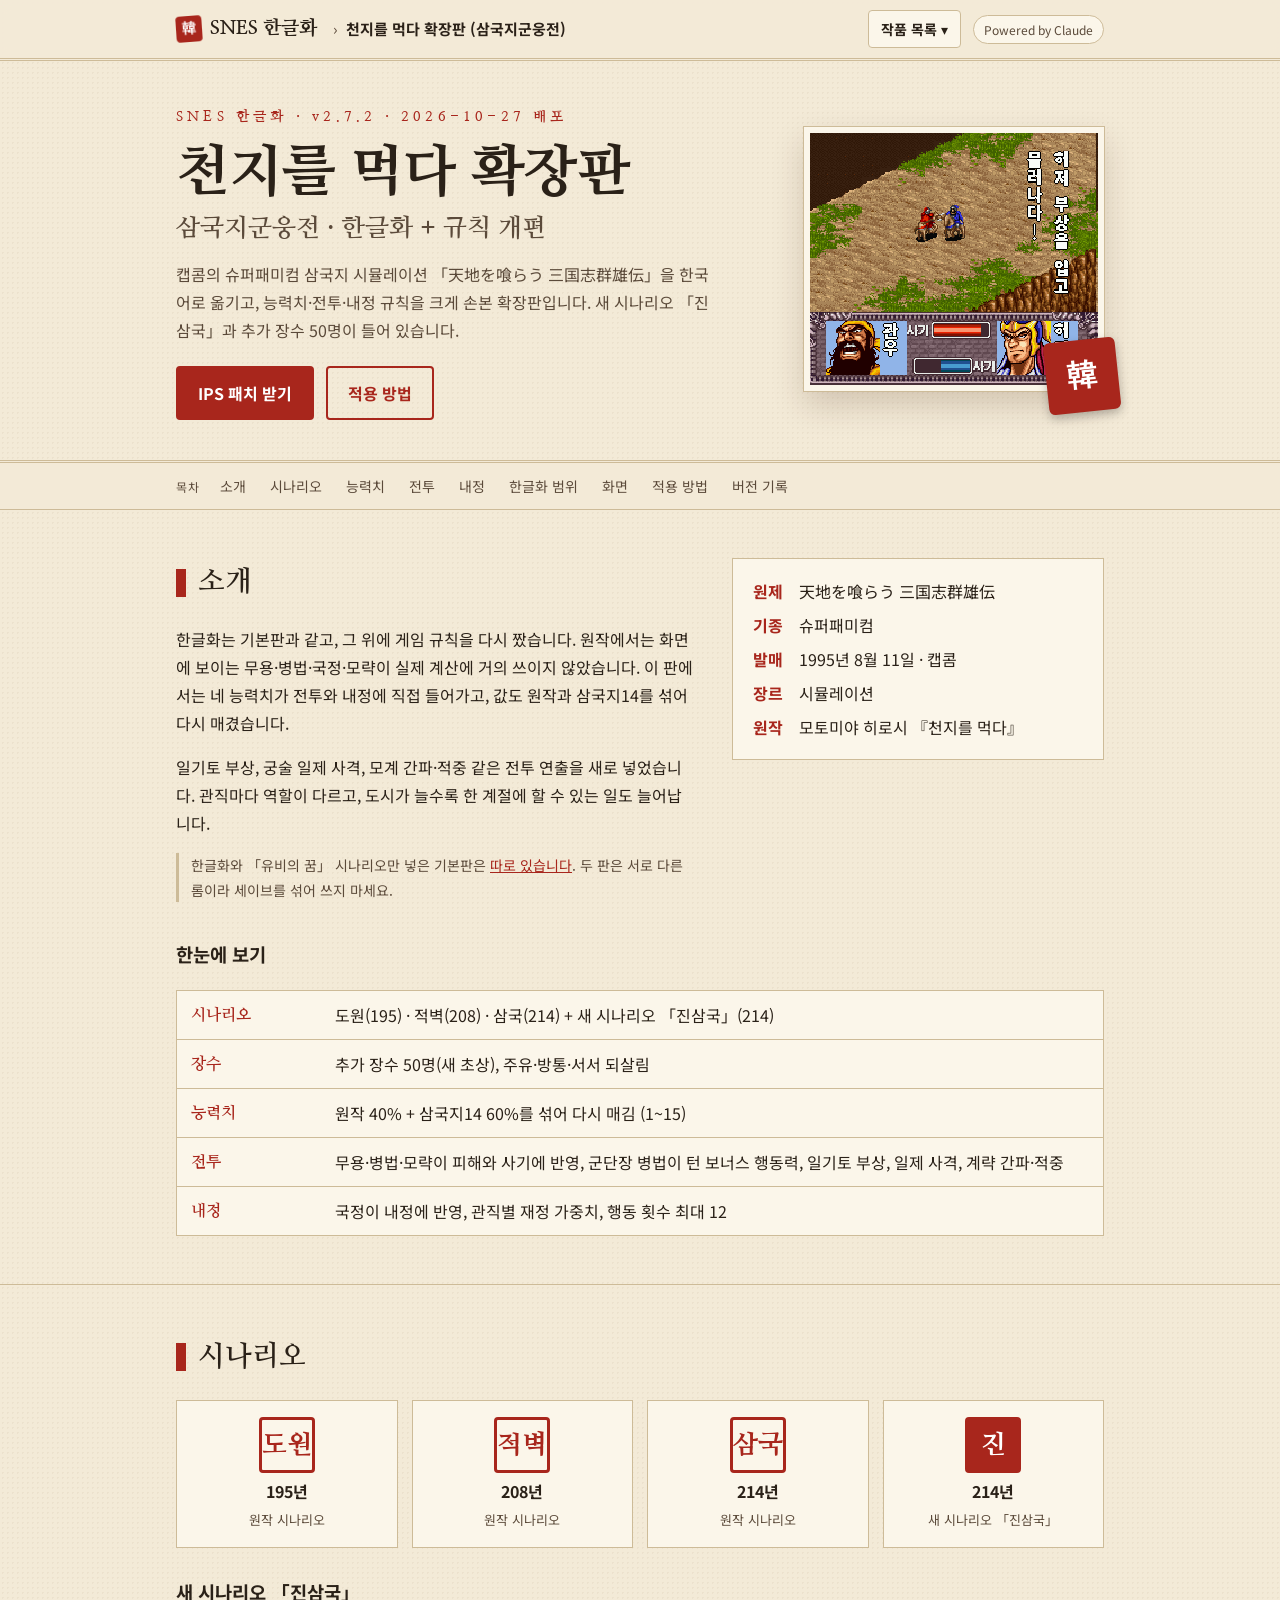
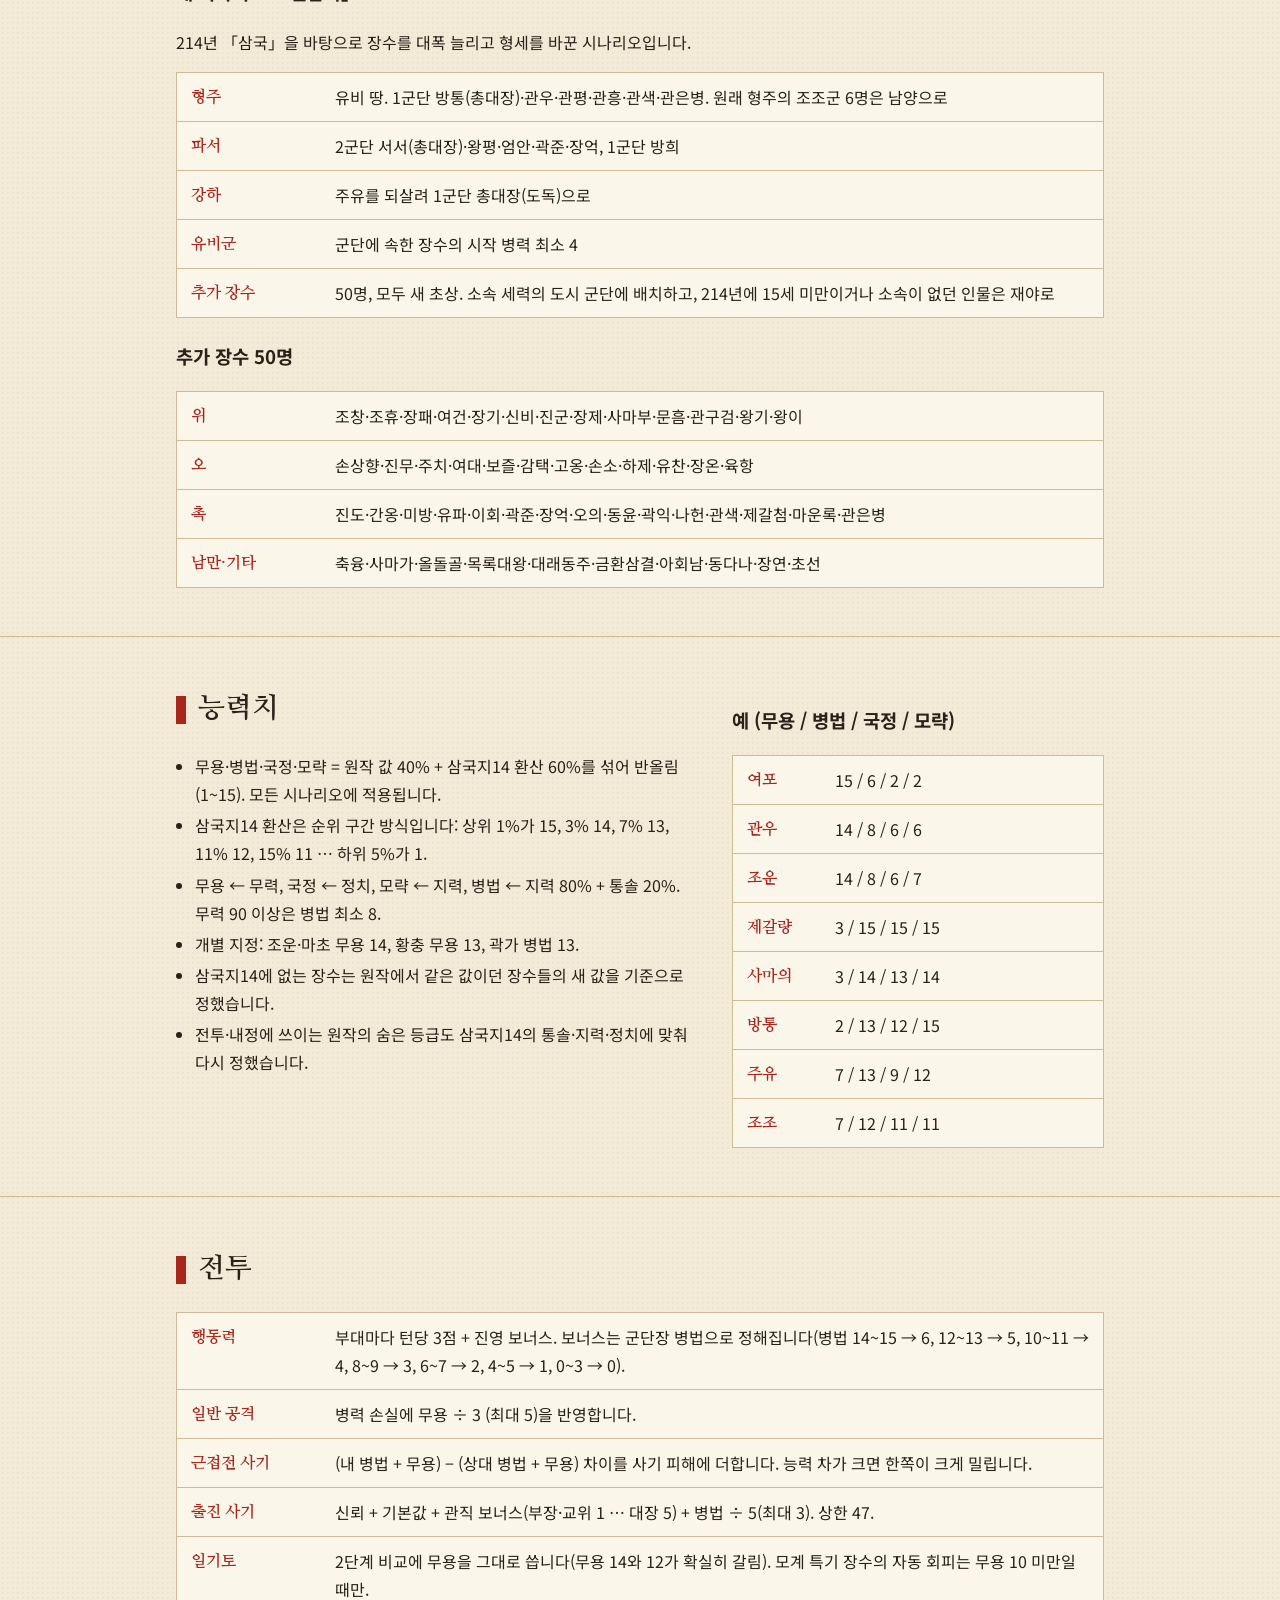
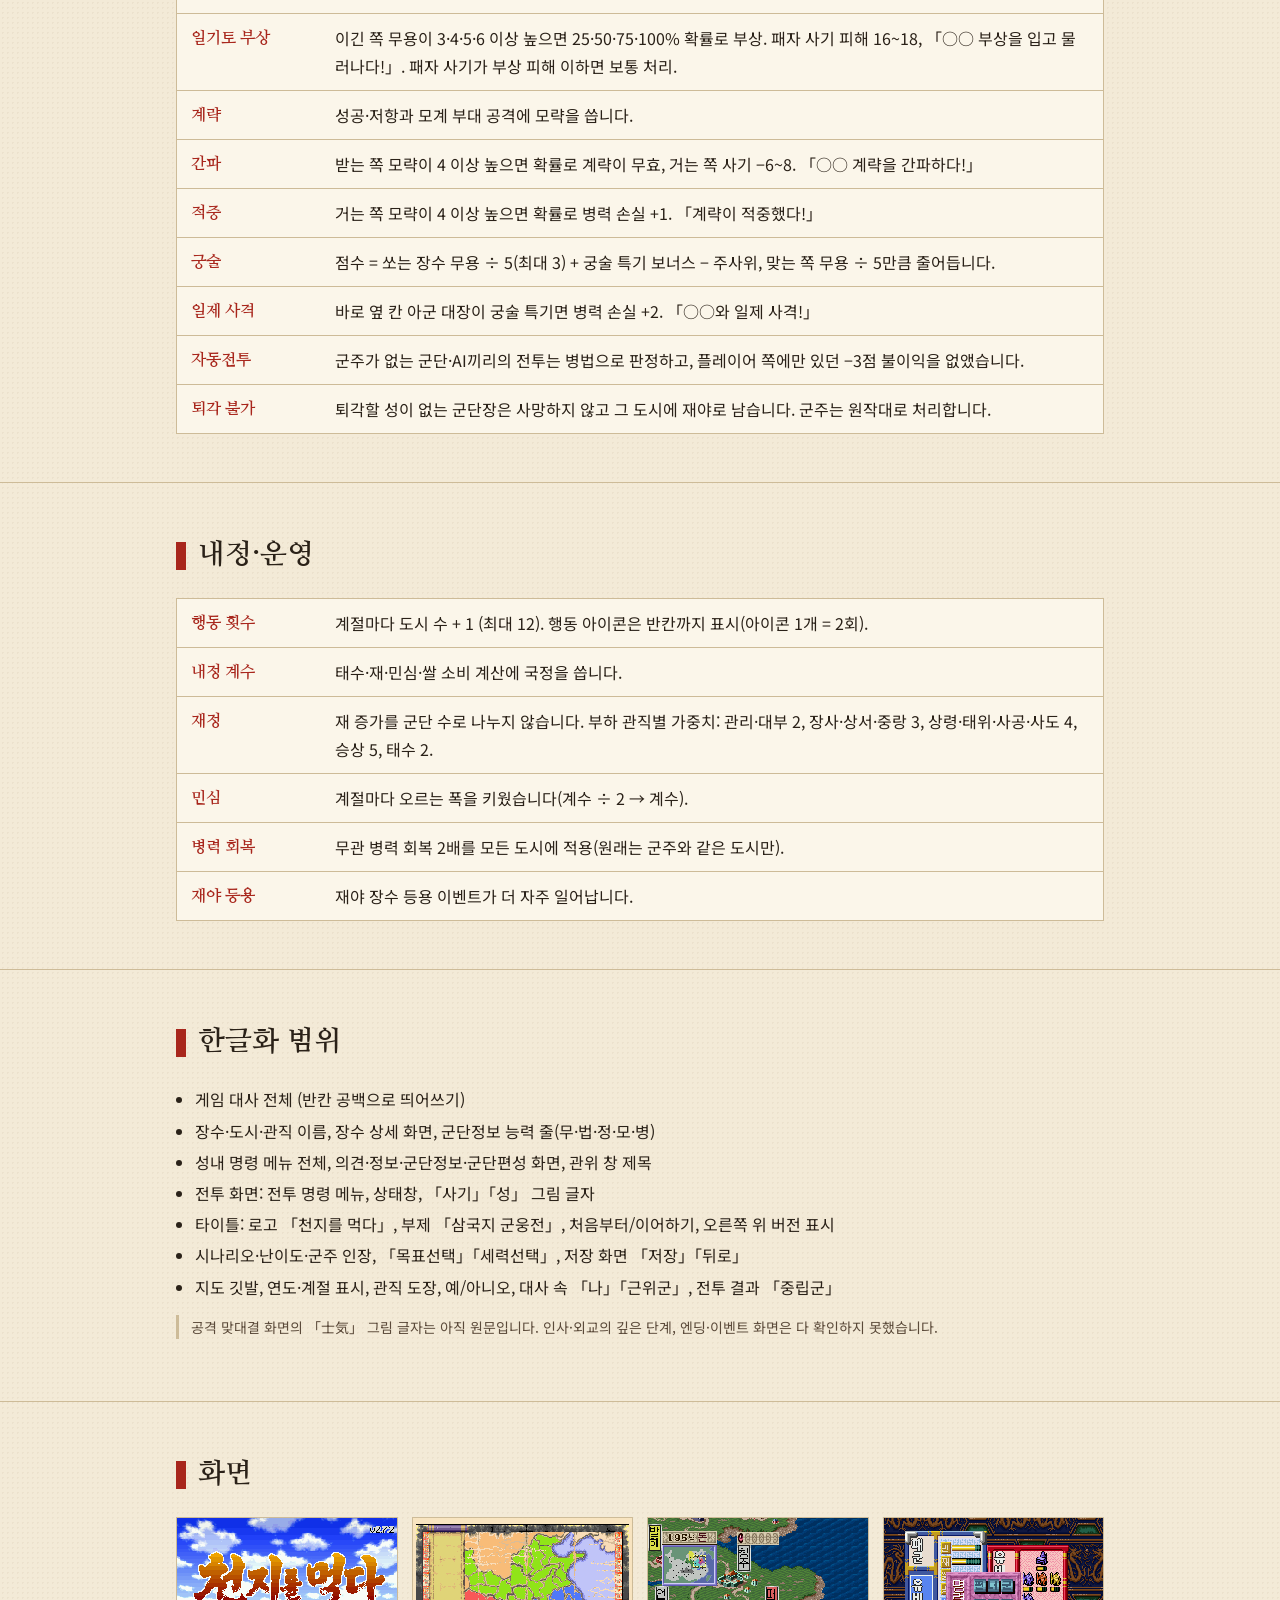
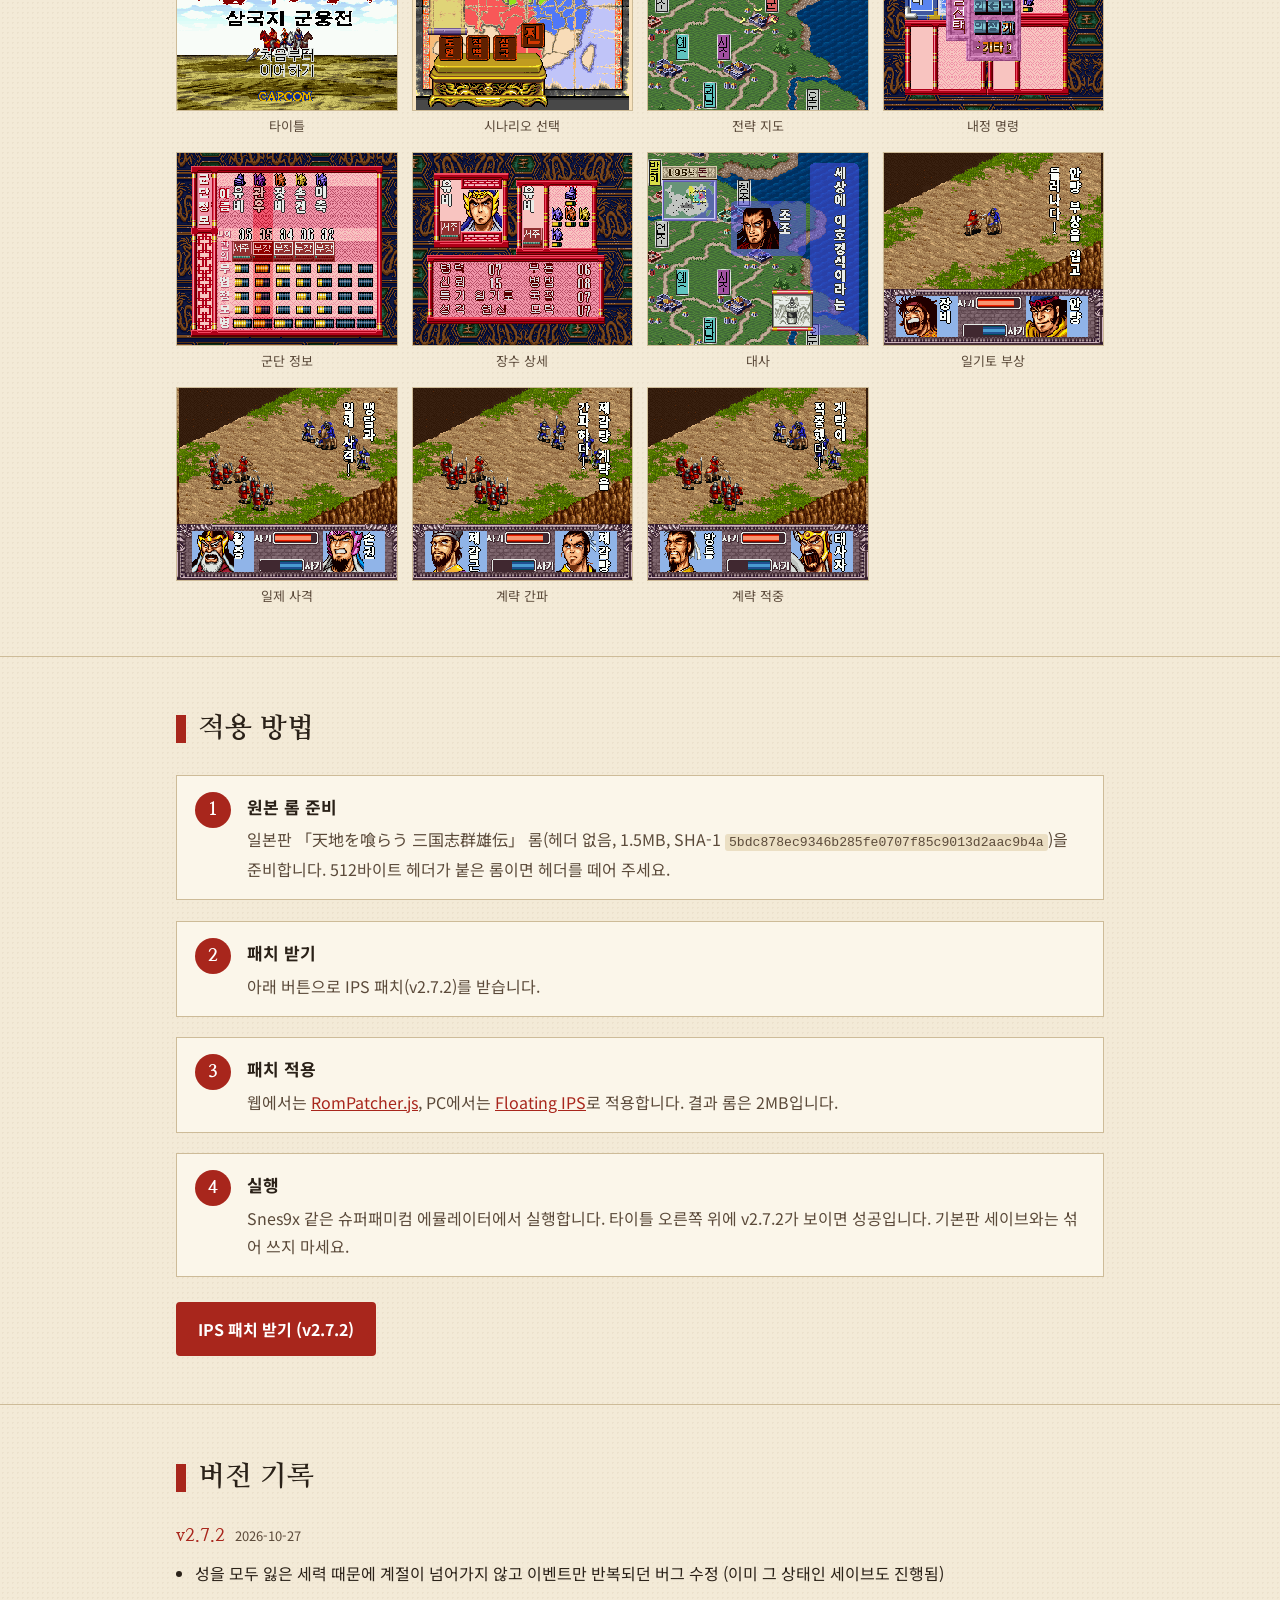
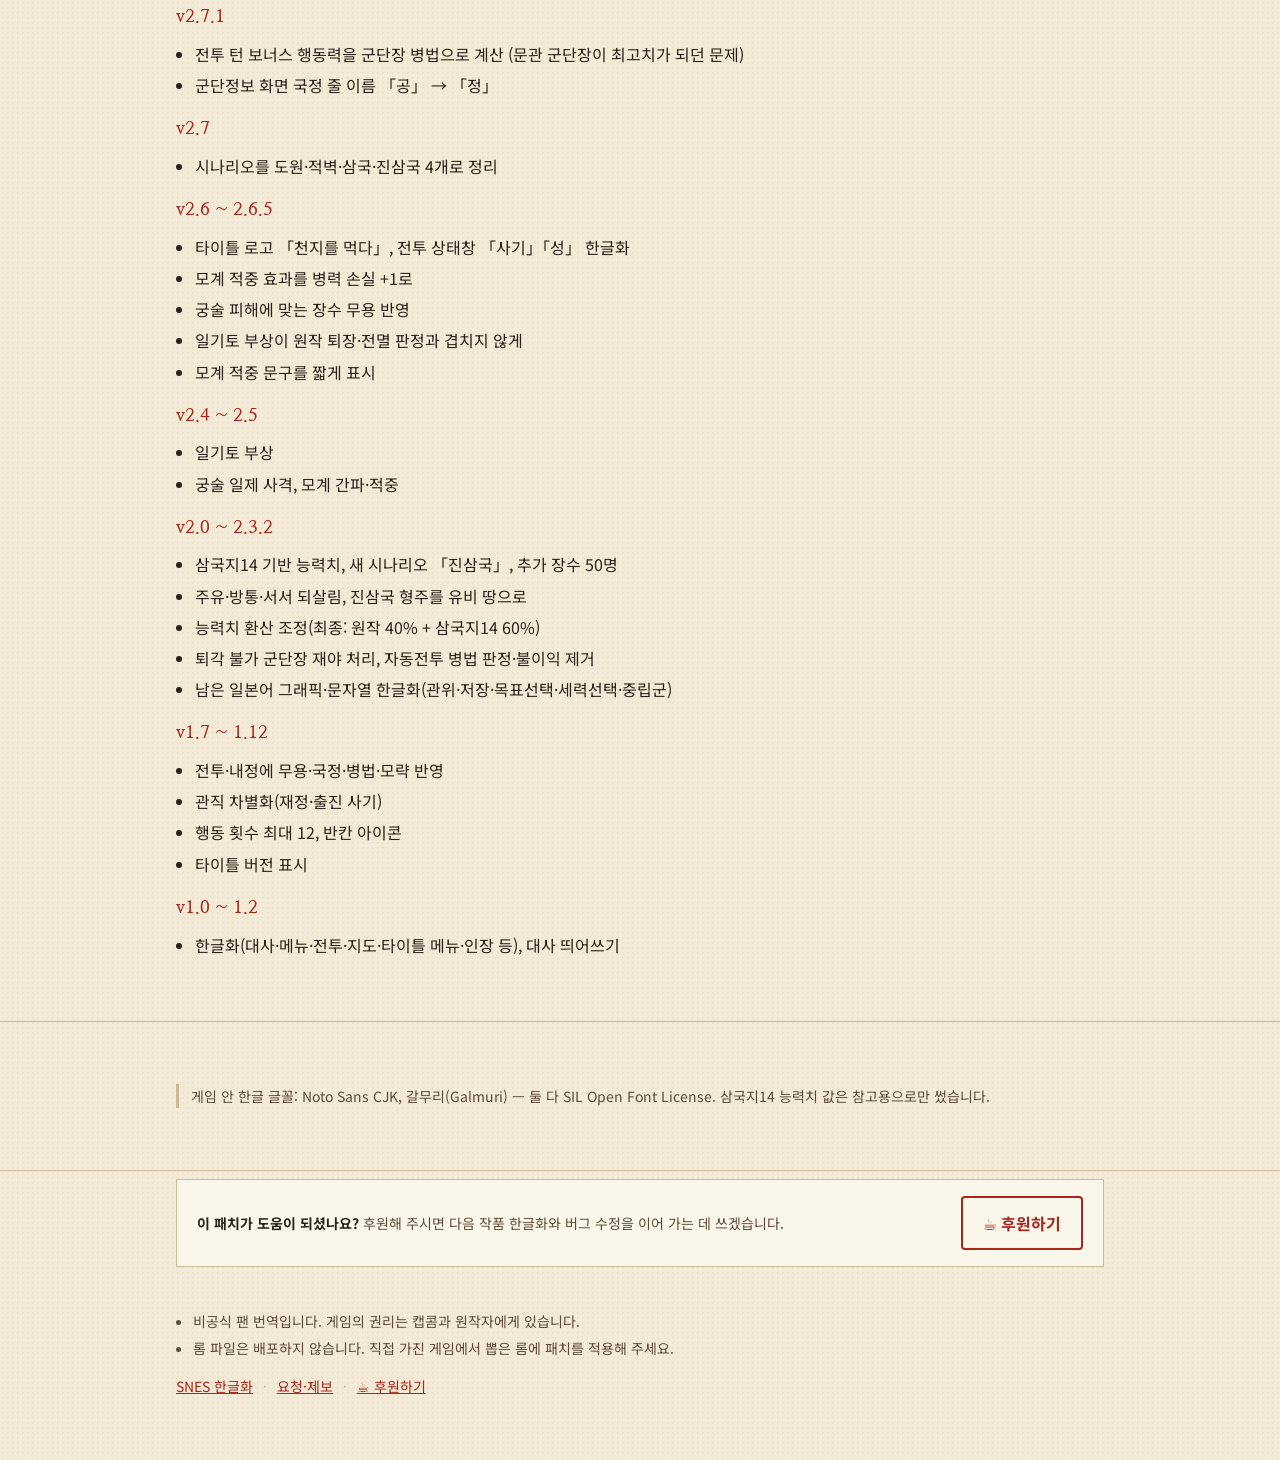
<file: tenchi-ex/index.html>
<!doctype html>
<html lang="ko" data-gc="snes-korean"><head><meta charset="utf-8">
<meta name="viewport" content="width=device-width, initial-scale=1">
<title>천지를 먹다 확장판 (삼국지군웅전) v2.7.2 · SNES 한글화</title>
<meta name="description" content="천지를 먹다 삼국지군웅전(SFC) 한글화 + 규칙 개편 확장판 v2.7.2">
<link rel="preconnect" href="https://fonts.googleapis.com"><link rel="preconnect" href="https://fonts.gstatic.com" crossorigin>
<link href="https://fonts.googleapis.com/css2?family=Nanum+Myeongjo:wght@400;700;800&family=Noto+Sans+KR:wght@400;500;700&display=swap" rel="stylesheet">
<link rel="stylesheet" href="../assets/style.css">
<script data-goatcounter="https://snes-korean.goatcounter.com/count" async src="//gc.zgo.at/count.js"></script>
</head><body>
<div class="bar"><div class="wrap">
 <a class="brand" href="../"><i>韓</i><span>SNES 한글화</span></a><span class="crumb">&nbsp;›&nbsp; <b>천지를 먹다 확장판 (삼국지군웅전)</b></span><span class="sp"></span>
 <nav class="menu" aria-label="작품 목록"><button type="button" aria-expanded="false" aria-haspopup="true">작품 목록 ▾</button>
  <div class="list"><h6>한글화한 작품</h6><a href="../ffx/">파이널 판타지 X 인터내셔널 (PS2·치트)<small>v0.4 · 2026-11-15</small></a><a href="../eternia-jp/">테일즈 오브 이터니아 (PSP·일본어 학습판)<small>v2.4 · 2026-11-26</small></a><a href="../eternia/">테일즈 오브 이터니아 (PSP·편의/부스트)<small>v1.1 · 2026-11-09</small></a><a href="../rs3/">로맨싱 사가 3 개조판 (치트·공략)<small>v2.2.1 · 2026-11-13</small></a><a href="../seiken3/">성검전설3 (치트)<small>v1.1 · 2026-11-01</small></a><a href="../ogre/">전설의 오우거 배틀 (치트·공략)<small>v1.4.2 · 2026-11-03</small></a><a href="../chrono/">크로노 트리거+ (CT+)<small>v1.7 · 2026-10-26</small></a><a href="../tenchi-ex/" aria-current=page>천지를 먹다 확장판 (삼국지군웅전)<small>v2.7.2 · 2026-10-27</small></a><a href="../tenchi/">천지를 먹다 (삼국지군웅전)<small>v1.3.2 · 2026-10-26</small></a><h6>팁</h6><a href="../claude-ime/">Claude 앱 한글 입력 꼬임 대처<small>엔터 무한 입력 · 자모 분리</small></a><h6>참여</h6><a class="req" href="../request/">요청·제보<small>한글화 요청 · 버그 제보</small></a></div></nav>
 <span class="visits" hidden title="누적 방문자 (GoatCounter, 최대 4시간 늦게 반영)">누적 방문 <b>-</b></span>
 <a class="pwr" href="https://claude.ai" target="_blank" rel="noopener">Powered by Claude</a>
</div></div>
<header class="hero"><div class="wrap">
 <div>
  <div class="kicker">SNES 한글화 · v2.7.2 · 2026-10-27 배포</div>
  <h1>천지를 먹다 확장판<small>삼국지군웅전 · 한글화 + 규칙 개편</small></h1>
  <p class="lead">캡콤의 슈퍼패미컴 삼국지 시뮬레이션 「天地を喰らう 三国志群雄伝」을 한국어로 옮기고, 능력치·전투·내정 규칙을 크게 손본 확장판입니다. 새 시나리오 「진삼국」과 추가 장수 50명이 들어 있습니다.</p>
  <div class="btns"><a class="btn main" href="patches/Tenchi_Gunyuuden_Korean_v2.7.2.ips" download>IPS 패치 받기</a><a class="btn sub" href="#howto">적용 방법</a></div>
 </div>
 <figure><img src="img/hero.png" alt="일기토 장면 (관우 대 허저)" width="256" height="224"><div class="stamp">韓</div></figure>
</div></header>
<nav class="toc" aria-label="목차"><div class="wrap"><span>목차</span><a href="#about">소개</a><a href="#scen">시나리오</a><a href="#stats">능력치</a><a href="#battle">전투</a><a href="#domestic">내정</a><a href="#scope">한글화 범위</a><a href="#shots">화면</a><a href="#howto">적용 방법</a><a href="#log">버전 기록</a></div></nav>
<main>
<section id="about"><div class="wrap two"><div><h2>소개</h2><p>한글화는 기본판과 같고, 그 위에 게임 규칙을 다시 짰습니다. 원작에서는 화면에 보이는 무용·병법·국정·모략이 실제 계산에 거의 쓰이지 않았습니다. 이 판에서는 네 능력치가 전투와 내정에 직접 들어가고, 값도 원작과 삼국지14를 섞어 다시 매겼습니다.</p><p>일기토 부상, 궁술 일제 사격, 모계 간파·적중 같은 전투 연출을 새로 넣었습니다. 관직마다 역할이 다르고, 도시가 늘수록 한 계절에 할 수 있는 일도 늘어납니다.</p>
 <p class="note">한글화와 「유비의 꿈」 시나리오만 넣은 기본판은 <a href="../tenchi/">따로 있습니다</a>. 두 판은 서로 다른 롬이라 세이브를 섞어 쓰지 마세요.</p></div><div><dl class="info"><dt>원제</dt><dd>天地を喰らう 三国志群雄伝</dd><dt>기종</dt><dd>슈퍼패미컴</dd><dt>발매</dt><dd>1995년 8월 11일 · 캡콤</dd><dt>장르</dt><dd>시뮬레이션</dd><dt>원작</dt><dd>모토미야 히로시 『천지를 먹다』</dd></dl></div></div>
 <div class="wrap" style="margin-top:22px"><h3>한눈에 보기</h3><table class="dream wide"><tbody><tr><th>시나리오</th><td>도원(195) · 적벽(208) · 삼국(214) + 새 시나리오 「진삼국」(214)</td></tr><tr><th>장수</th><td>추가 장수 50명(새 초상), 주유·방통·서서 되살림</td></tr><tr><th>능력치</th><td>원작 40% + 삼국지14 60%를 섞어 다시 매김 (1~15)</td></tr><tr><th>전투</th><td>무용·병법·모략이 피해와 사기에 반영, 군단장 병법이 턴 보너스 행동력, 일기토 부상, 일제 사격, 계략 간파·적중</td></tr><tr><th>내정</th><td>국정이 내정에 반영, 관직별 재정 가중치, 행동 횟수 최대 12</td></tr></tbody></table></div></section>
<section id="scen"><div class="wrap"><h2>시나리오</h2><div class="scen"><div class="seal"><span class="mark">도원</span><span class="yr">195년</span><span class="ds">원작 시나리오</span></div><div class="seal"><span class="mark">적벽</span><span class="yr">208년</span><span class="ds">원작 시나리오</span></div><div class="seal"><span class="mark">삼국</span><span class="yr">214년</span><span class="ds">원작 시나리오</span></div><div class="seal new"><span class="mark">진</span><span class="yr">214년</span><span class="ds">새 시나리오 「진삼국」</span></div></div><h3>새 시나리오 「진삼국」</h3><p>214년 「삼국」을 바탕으로 장수를 대폭 늘리고 형세를 바꾼 시나리오입니다.</p><table class="dream wide"><tbody><tr><th>형주</th><td>유비 땅. 1군단 방통(총대장)·관우·관평·관흥·관색·관은병. 원래 형주의 조조군 6명은 남양으로</td></tr><tr><th>파서</th><td>2군단 서서(총대장)·왕평·엄안·곽준·장억, 1군단 방희</td></tr><tr><th>강하</th><td>주유를 되살려 1군단 총대장(도독)으로</td></tr><tr><th>유비군</th><td>군단에 속한 장수의 시작 병력 최소 4</td></tr><tr><th>추가 장수</th><td>50명, 모두 새 초상. 소속 세력의 도시 군단에 배치하고, 214년에 15세 미만이거나 소속이 없던 인물은 재야로</td></tr></tbody></table>
 <h3 style="margin-top:22px">추가 장수 50명</h3><table class="dream wide"><tbody><tr><th>위</th><td>조창·조휴·장패·여건·장기·신비·진군·장제·사마부·문흠·관구검·왕기·왕이</td></tr><tr><th>오</th><td>손상향·진무·주치·여대·보즐·감택·고옹·손소·하제·유찬·장온·육항</td></tr><tr><th>촉</th><td>진도·간옹·미방·유파·이회·곽준·장억·오의·동윤·곽익·나헌·관색·제갈첨·마운록·관은병</td></tr><tr><th>남만·기타</th><td>축융·사마가·올돌골·목록대왕·대래동주·금환삼결·아회남·동다나·장연·초선</td></tr></tbody></table></div></section>
<section id="stats"><div class="wrap two"><div><h2>능력치</h2><ul><li>무용·병법·국정·모략 = 원작 값 40% + 삼국지14 환산 60%를 섞어 반올림 (1~15). 모든 시나리오에 적용됩니다.</li><li>삼국지14 환산은 순위 구간 방식입니다: 상위 1%가 15, 3% 14, 7% 13, 11% 12, 15% 11 … 하위 5%가 1.</li><li>무용 ← 무력, 국정 ← 정치, 모략 ← 지력, 병법 ← 지력 80% + 통솔 20%. 무력 90 이상은 병법 최소 8.</li><li>개별 지정: 조운·마초 무용 14, 황충 무용 13, 곽가 병법 13.</li><li>삼국지14에 없는 장수는 원작에서 같은 값이던 장수들의 새 값을 기준으로 정했습니다.</li><li>전투·내정에 쓰이는 원작의 숨은 등급도 삼국지14의 통솔·지력·정치에 맞춰 다시 정했습니다.</li></ul></div>
 <div><h3>예 (무용 / 병법 / 국정 / 모략)</h3><table class="dream"><tbody><tr><th>여포</th><td>15 / 6 / 2 / 2</td></tr><tr><th>관우</th><td>14 / 8 / 6 / 6</td></tr><tr><th>조운</th><td>14 / 8 / 6 / 7</td></tr><tr><th>제갈량</th><td>3 / 15 / 15 / 15</td></tr><tr><th>사마의</th><td>3 / 14 / 13 / 14</td></tr><tr><th>방통</th><td>2 / 13 / 12 / 15</td></tr><tr><th>주유</th><td>7 / 13 / 9 / 12</td></tr><tr><th>조조</th><td>7 / 12 / 11 / 11</td></tr></tbody></table></div></div></section>
<section id="battle"><div class="wrap"><h2>전투</h2><table class="dream wide"><tbody><tr><th>행동력</th><td>부대마다 턴당 3점 + 진영 보너스. 보너스는 군단장 병법으로 정해집니다(병법 14~15 → 6, 12~13 → 5, 10~11 → 4, 8~9 → 3, 6~7 → 2, 4~5 → 1, 0~3 → 0).</td></tr><tr><th>일반 공격</th><td>병력 손실에 무용 ÷ 3 (최대 5)을 반영합니다.</td></tr><tr><th>근접전 사기</th><td>(내 병법 + 무용) − (상대 병법 + 무용) 차이를 사기 피해에 더합니다. 능력 차가 크면 한쪽이 크게 밀립니다.</td></tr><tr><th>출진 사기</th><td>신뢰 + 기본값 + 관직 보너스(부장·교위 1 … 대장 5) + 병법 ÷ 5(최대 3). 상한 47.</td></tr><tr><th>일기토</th><td>2단계 비교에 무용을 그대로 씁니다(무용 14와 12가 확실히 갈림). 모계 특기 장수의 자동 회피는 무용 10 미만일 때만.</td></tr><tr><th>일기토 부상</th><td>이긴 쪽 무용이 3·4·5·6 이상 높으면 25·50·75·100% 확률로 부상. 패자 사기 피해 16~18, 「○○ 부상을 입고 물러나다!」. 패자 사기가 부상 피해 이하면 보통 처리.</td></tr><tr><th>계략</th><td>성공·저항과 모계 부대 공격에 모략을 씁니다.</td></tr><tr><th>간파</th><td>받는 쪽 모략이 4 이상 높으면 확률로 계략이 무효, 거는 쪽 사기 −6~8. 「○○ 계략을 간파하다!」</td></tr><tr><th>적중</th><td>거는 쪽 모략이 4 이상 높으면 확률로 병력 손실 +1. 「계략이 적중했다!」</td></tr><tr><th>궁술</th><td>점수 = 쏘는 장수 무용 ÷ 5(최대 3) + 궁술 특기 보너스 − 주사위, 맞는 쪽 무용 ÷ 5만큼 줄어듭니다.</td></tr><tr><th>일제 사격</th><td>바로 옆 칸 아군 대장이 궁술 특기면 병력 손실 +2. 「○○와 일제 사격!」</td></tr><tr><th>자동전투</th><td>군주가 없는 군단·AI끼리의 전투는 병법으로 판정하고, 플레이어 쪽에만 있던 −3점 불이익을 없앴습니다.</td></tr><tr><th>퇴각 불가</th><td>퇴각할 성이 없는 군단장은 사망하지 않고 그 도시에 재야로 남습니다. 군주는 원작대로 처리합니다.</td></tr></tbody></table></div></section>
<section id="domestic"><div class="wrap"><h2>내정·운영</h2><table class="dream wide"><tbody><tr><th>행동 횟수</th><td>계절마다 도시 수 + 1 (최대 12). 행동 아이콘은 반칸까지 표시(아이콘 1개 = 2회).</td></tr><tr><th>내정 계수</th><td>태수·재·민심·쌀 소비 계산에 국정을 씁니다.</td></tr><tr><th>재정</th><td>재 증가를 군단 수로 나누지 않습니다. 부하 관직별 가중치: 관리·대부 2, 장사·상서·중랑 3, 상령·태위·사공·사도 4, 승상 5, 태수 2.</td></tr><tr><th>민심</th><td>계절마다 오르는 폭을 키웠습니다(계수 ÷ 2 → 계수).</td></tr><tr><th>병력 회복</th><td>무관 병력 회복 2배를 모든 도시에 적용(원래는 군주와 같은 도시만).</td></tr><tr><th>재야 등용</th><td>재야 장수 등용 이벤트가 더 자주 일어납니다.</td></tr></tbody></table></div></section>
<section id="scope"><div class="wrap"><h2>한글화 범위</h2><ul><li>게임 대사 전체 (반칸 공백으로 띄어쓰기)</li><li>장수·도시·관직 이름, 장수 상세 화면, 군단정보 능력 줄(무·법·정·모·병)</li><li>성내 명령 메뉴 전체, 의견·정보·군단정보·군단편성 화면, 관위 창 제목</li><li>전투 화면: 전투 명령 메뉴, 상태창, 「사기」「성」 그림 글자</li><li>타이틀: 로고 「천지를 먹다」, 부제 「삼국지 군웅전」, 처음부터/이어하기, 오른쪽 위 버전 표시</li><li>시나리오·난이도·군주 인장, 「목표선택」「세력선택」, 저장 화면 「저장」「뒤로」</li><li>지도 깃발, 연도·계절 표시, 관직 도장, 예/아니오, 대사 속 「나」「근위군」, 전투 결과 「중립군」</li></ul><p class="note">공격 맞대결 화면의 「士気」 그림 글자는 아직 원문입니다. 인사·외교의 깊은 단계, 엔딩·이벤트 화면은 다 확인하지 못했습니다.</p></div></section>
<section id="shots"><div class="wrap"><h2>화면</h2><div class="shots"><figure><img src="img/title.png" alt="타이틀 화면" width="256" height="224" loading="lazy"><figcaption>타이틀</figcaption></figure><figure><img src="img/select.png" alt="시나리오 선택 화면" width="256" height="224" loading="lazy"><figcaption>시나리오 선택</figcaption></figure><figure><img src="img/map.png" alt="전략 지도 화면" width="256" height="224" loading="lazy"><figcaption>전략 지도</figcaption></figure><figure><img src="img/city.png" alt="내정 명령 화면" width="256" height="224" loading="lazy"><figcaption>내정 명령</figcaption></figure><figure><img src="img/officers.png" alt="군단 정보 화면" width="256" height="224" loading="lazy"><figcaption>군단 정보</figcaption></figure><figure><img src="img/detail.png" alt="장수 상세 화면" width="256" height="224" loading="lazy"><figcaption>장수 상세</figcaption></figure><figure><img src="img/opinion.png" alt="대사 화면" width="256" height="224" loading="lazy"><figcaption>대사</figcaption></figure><figure><img src="img/fx_injury.png" alt="일기토 부상 화면" width="256" height="224" loading="lazy"><figcaption>일기토 부상</figcaption></figure><figure><img src="img/fx_volley.png" alt="일제 사격 화면" width="256" height="224" loading="lazy"><figcaption>일제 사격</figcaption></figure><figure><img src="img/fx_gan.png" alt="계략 간파 화면" width="256" height="224" loading="lazy"><figcaption>계략 간파</figcaption></figure><figure><img src="img/fx_crit.png" alt="계략 적중 화면" width="256" height="224" loading="lazy"><figcaption>계략 적중</figcaption></figure></div></div></section>
<section id="howto"><div class="wrap"><h2>적용 방법</h2><ol class="steps"><li><h4>원본 롬 준비</h4><p>일본판 「天地を喰らう 三国志群雄伝」 롬(헤더 없음, 1.5MB, SHA-1 <code>5bdc878ec9346b285fe0707f85c9013d2aac9b4a</code>)을 준비합니다. 512바이트 헤더가 붙은 롬이면 헤더를 떼어 주세요.</p></li><li><h4>패치 받기</h4><p>아래 버튼으로 IPS 패치(v2.7.2)를 받습니다.</p></li><li><h4>패치 적용</h4><p>웹에서는 <a href="https://www.marcrobledo.com/RomPatcher.js/">RomPatcher.js</a>, PC에서는 <a href="https://github.com/Alcaro/Flips">Floating IPS</a>로 적용합니다. 결과 롬은 2MB입니다.</p></li><li><h4>실행</h4><p>Snes9x 같은 슈퍼패미컴 에뮬레이터에서 실행합니다. 타이틀 오른쪽 위에 v2.7.2가 보이면 성공입니다. 기본판 세이브와는 섞어 쓰지 마세요.</p></li></ol>
 <div class="btns"><a class="btn main" href="patches/Tenchi_Gunyuuden_Korean_v2.7.2.ips" download>IPS 패치 받기 (v2.7.2)</a></div></div></section>
<section id="log"><div class="wrap"><h2>버전 기록</h2><div class="chg"><b>v2.7.2</b> <span class="date">2026-10-27</span><ul><li>성을 모두 잃은 세력 때문에 계절이 넘어가지 않고 이벤트만 반복되던 버그 수정 (이미 그 상태인 세이브도 진행됨)</li></ul></div><div class="chg"><b>v2.7.1</b><ul><li>전투 턴 보너스 행동력을 군단장 병법으로 계산 (문관 군단장이 최고치가 되던 문제)</li><li>군단정보 화면 국정 줄 이름 「공」 → 「정」</li></ul></div><div class="chg"><b>v2.7</b><ul><li>시나리오를 도원·적벽·삼국·진삼국 4개로 정리</li></ul></div><div class="chg"><b>v2.6 ~ 2.6.5</b><ul><li>타이틀 로고 「천지를 먹다」, 전투 상태창 「사기」「성」 한글화</li><li>모계 적중 효과를 병력 손실 +1로</li><li>궁술 피해에 맞는 장수 무용 반영</li><li>일기토 부상이 원작 퇴장·전멸 판정과 겹치지 않게</li><li>모계 적중 문구를 짧게 표시</li></ul></div><div class="chg"><b>v2.4 ~ 2.5</b><ul><li>일기토 부상</li><li>궁술 일제 사격, 모계 간파·적중</li></ul></div><div class="chg"><b>v2.0 ~ 2.3.2</b><ul><li>삼국지14 기반 능력치, 새 시나리오 「진삼국」, 추가 장수 50명</li><li>주유·방통·서서 되살림, 진삼국 형주를 유비 땅으로</li><li>능력치 환산 조정(최종: 원작 40% + 삼국지14 60%)</li><li>퇴각 불가 군단장 재야 처리, 자동전투 병법 판정·불이익 제거</li><li>남은 일본어 그래픽·문자열 한글화(관위·저장·목표선택·세력선택·중립군)</li></ul></div><div class="chg"><b>v1.7 ~ 1.12</b><ul><li>전투·내정에 무용·국정·병법·모략 반영</li><li>관직 차별화(재정·출진 사기)</li><li>행동 횟수 최대 12, 반칸 아이콘</li><li>타이틀 버전 표시</li></ul></div><div class="chg"><b>v1.0 ~ 1.2</b><ul><li>한글화(대사·메뉴·전투·지도·타이틀 메뉴·인장 등), 대사 띄어쓰기</li></ul></div></div></section>
<section><div class="wrap"><p class="note">게임 안 한글 글꼴: Noto Sans CJK, 갈무리(Galmuri) — 둘 다 SIL Open Font License. 삼국지14 능력치 값은 참고용으로만 썼습니다.</p></div></section>
</main>
<div class="support"><div class="wrap"><div class="sbox"><p><b>이 패치가 도움이 되셨나요?</b> 후원해 주시면 다음 작품 한글화와 버그 수정을 이어 가는 데 쓰겠습니다.</p><a class="btn sub" href="https://buymeacoffee.com/sneskorean" target="_blank" rel="noopener">☕ 후원하기</a></div></div></div>
<footer><div class="wrap"><ul><li>비공식 팬 번역입니다. 게임의 권리는 캡콤과 원작자에게 있습니다.</li><li>롬 파일은 배포하지 않습니다. 직접 가진 게임에서 뽑은 롬에 패치를 적용해 주세요.</li></ul><p class="flinks"><a href="../">SNES 한글화</a><span>·</span><a href="../request/">요청·제보</a><span>·</span><a href="https://buymeacoffee.com/sneskorean" target="_blank" rel="noopener">☕ 후원하기</a></p></div></footer>
<script src="../assets/site.js"></script>
</body></html>
</file>
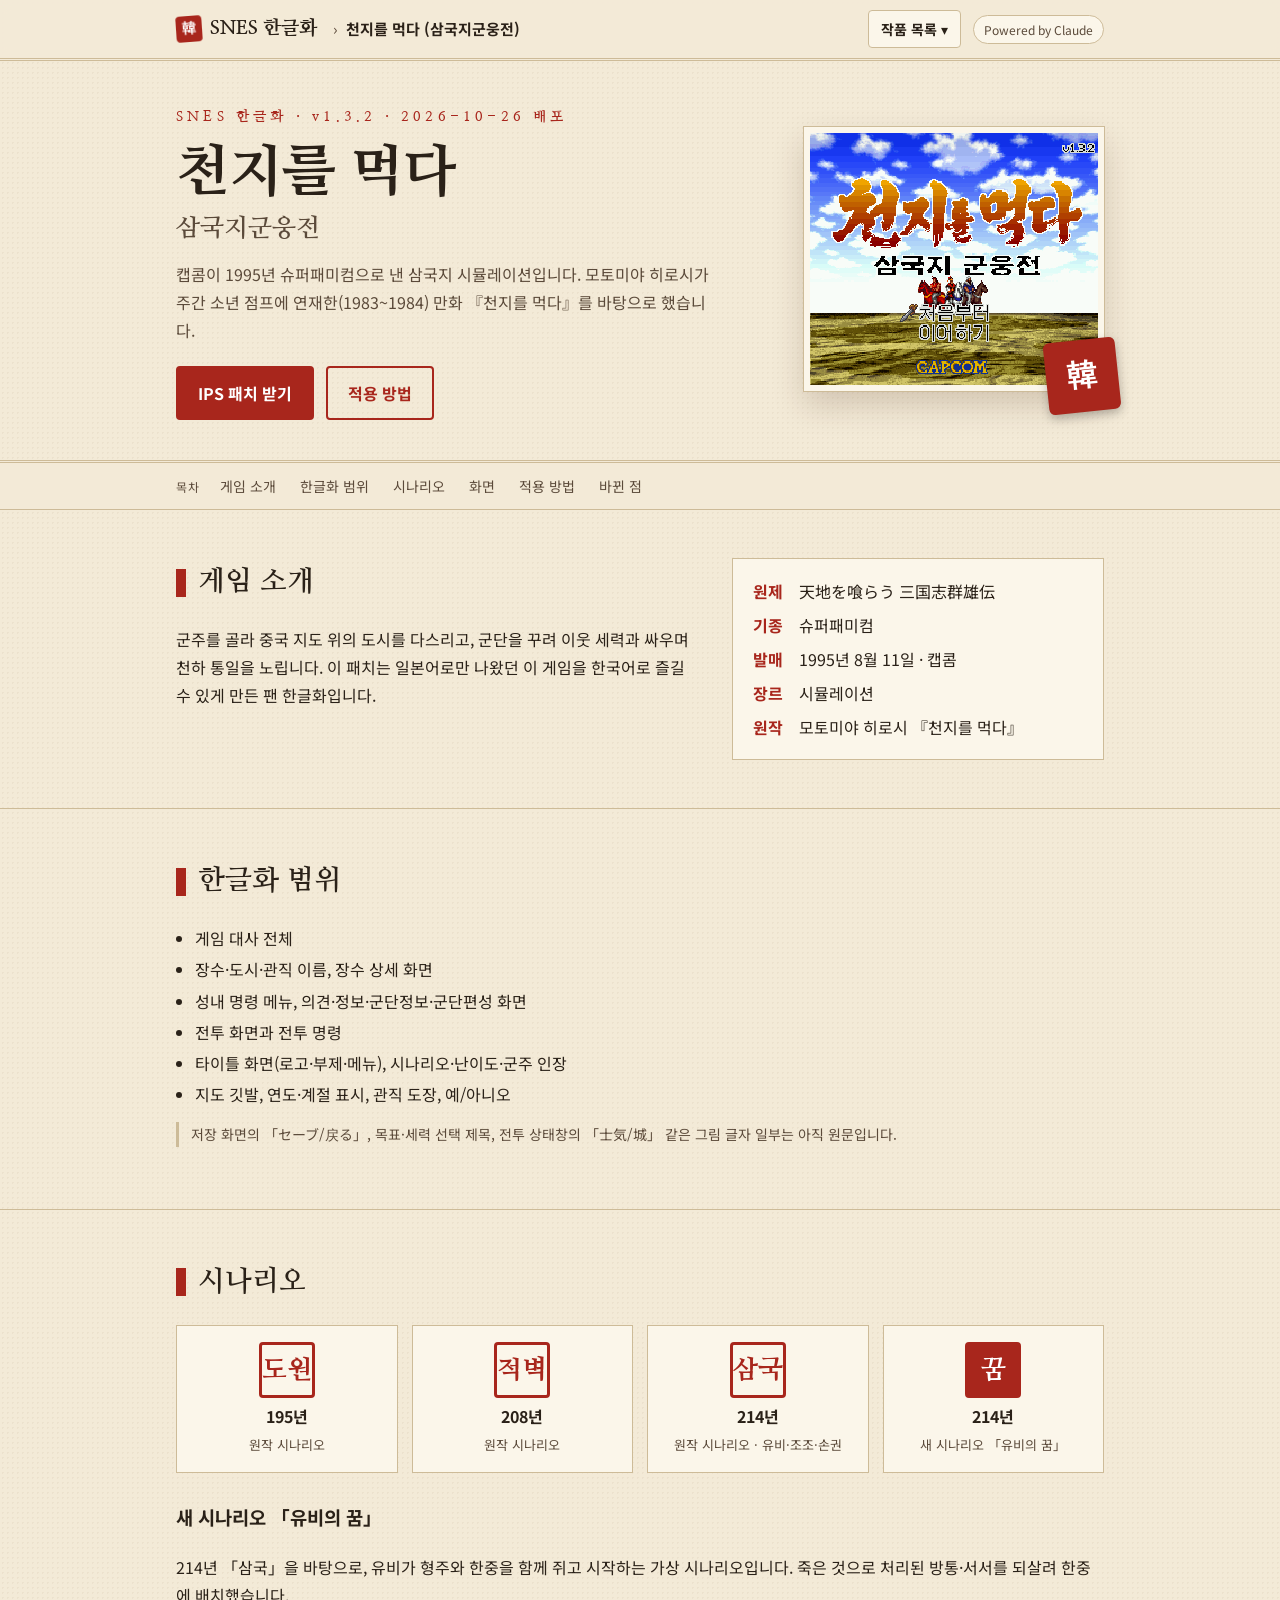
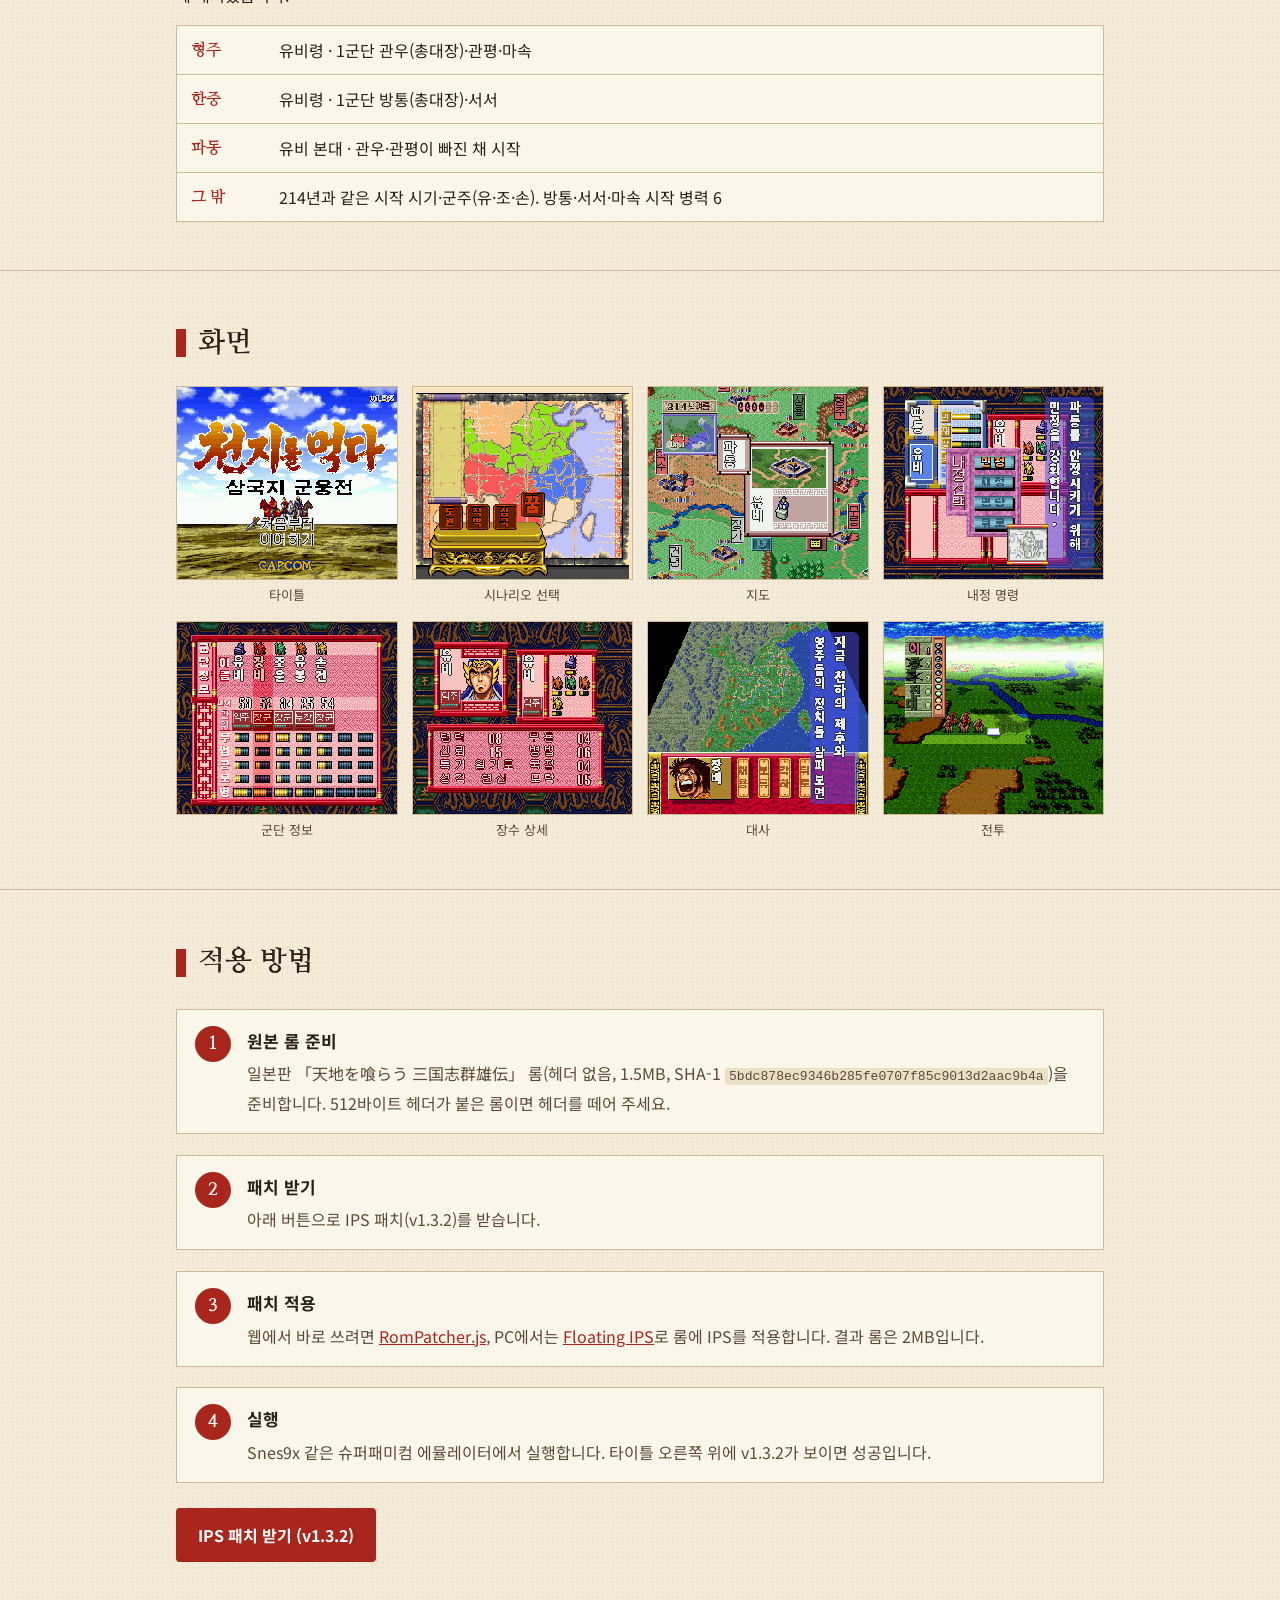
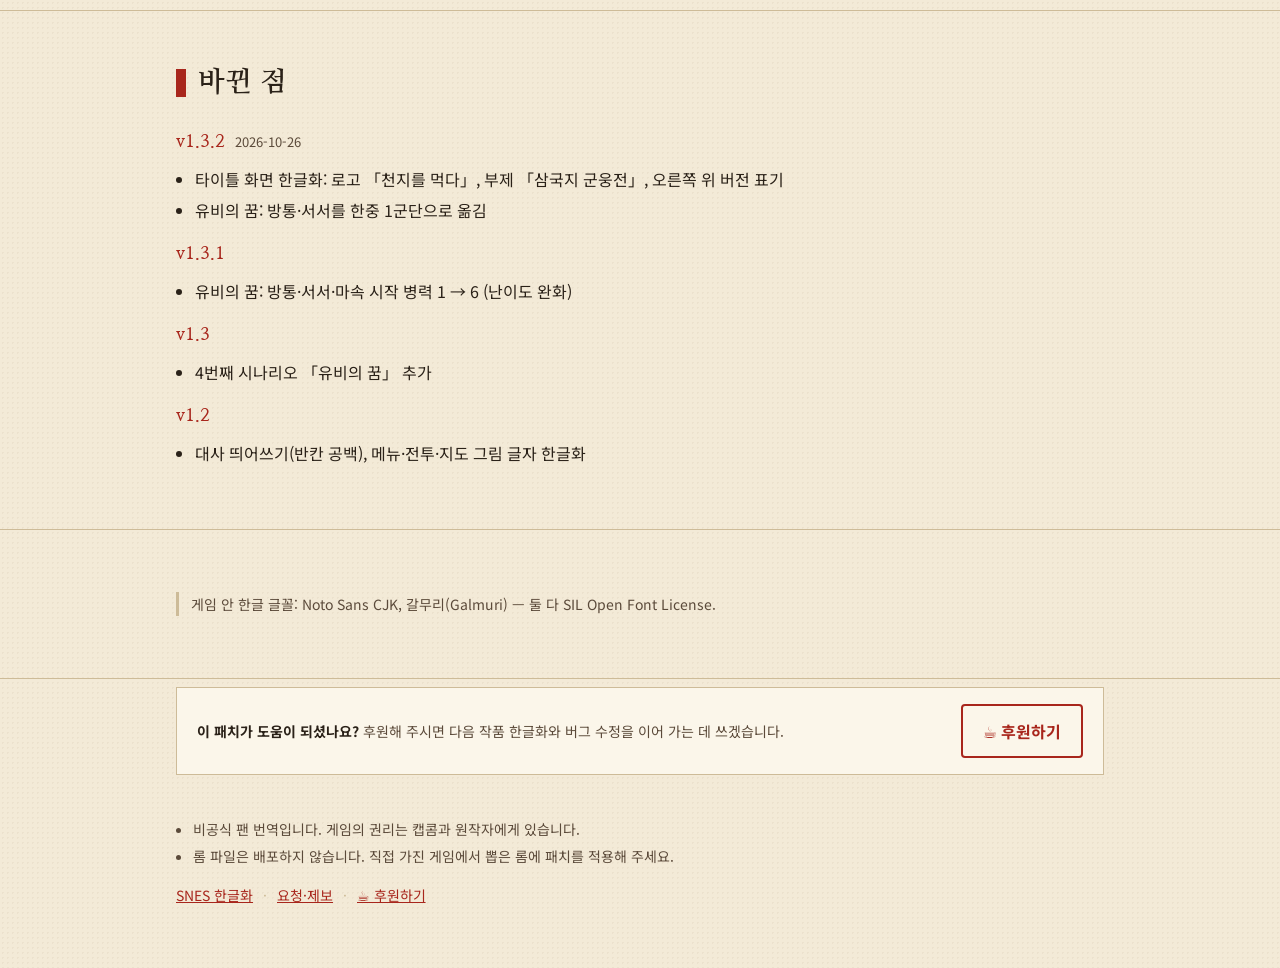
<file: tenchi/index.html>
<!doctype html>
<html lang="ko" data-gc="snes-korean"><head><meta charset="utf-8">
<meta name="viewport" content="width=device-width, initial-scale=1">
<title>천지를 먹다 (삼국지군웅전) 한글 패치 v1.3.2 · SNES 한글화</title>
<meta name="description" content="천지를 먹다 삼국지군웅전(SFC) 한글 패치 v1.3.2 소개와 적용 방법">
<link rel="preconnect" href="https://fonts.googleapis.com"><link rel="preconnect" href="https://fonts.gstatic.com" crossorigin>
<link href="https://fonts.googleapis.com/css2?family=Nanum+Myeongjo:wght@400;700;800&family=Noto+Sans+KR:wght@400;500;700&display=swap" rel="stylesheet">
<link rel="stylesheet" href="../assets/style.css">
<script data-goatcounter="https://snes-korean.goatcounter.com/count" async src="//gc.zgo.at/count.js"></script>
</head><body>
<div class="bar"><div class="wrap">
 <a class="brand" href="../"><i>韓</i><span>SNES 한글화</span></a><span class="crumb">&nbsp;›&nbsp; <b>천지를 먹다 (삼국지군웅전)</b></span><span class="sp"></span>
 <nav class="menu" aria-label="작품 목록"><button type="button" aria-expanded="false" aria-haspopup="true">작품 목록 ▾</button>
  <div class="list"><h6>한글화한 작품</h6><a href="../ffx/">파이널 판타지 X 인터내셔널 (PS2·치트)<small>v0.4 · 2026-11-15</small></a><a href="../eternia-jp/">테일즈 오브 이터니아 (PSP·일본어 학습판)<small>v2.4 · 2026-11-26</small></a><a href="../eternia/">테일즈 오브 이터니아 (PSP·편의/부스트)<small>v1.1 · 2026-11-09</small></a><a href="../rs3/">로맨싱 사가 3 개조판 (치트·공략)<small>v2.2.1 · 2026-11-13</small></a><a href="../seiken3/">성검전설3 (치트)<small>v1.1 · 2026-11-01</small></a><a href="../ogre/">전설의 오우거 배틀 (치트·공략)<small>v1.4.2 · 2026-11-03</small></a><a href="../chrono/">크로노 트리거+ (CT+)<small>v1.7 · 2026-10-26</small></a><a href="../tenchi-ex/">천지를 먹다 확장판 (삼국지군웅전)<small>v2.7.2 · 2026-10-27</small></a><a href="../tenchi/" aria-current=page>천지를 먹다 (삼국지군웅전)<small>v1.3.2 · 2026-10-26</small></a><h6>팁</h6><a href="../claude-ime/">Claude 앱 한글 입력 꼬임 대처<small>엔터 무한 입력 · 자모 분리</small></a><h6>참여</h6><a class="req" href="../request/">요청·제보<small>한글화 요청 · 버그 제보</small></a></div></nav>
 <span class="visits" hidden title="누적 방문자 (GoatCounter, 최대 4시간 늦게 반영)">누적 방문 <b>-</b></span>
 <a class="pwr" href="https://claude.ai" target="_blank" rel="noopener">Powered by Claude</a>
</div></div>
<header class="hero"><div class="wrap">
 <div>
  <div class="kicker">SNES 한글화 · v1.3.2 · 2026-10-26 배포</div>
  <h1>천지를 먹다<small>삼국지군웅전</small></h1>
  <p class="lead">캡콤이 1995년 슈퍼패미컴으로 낸 삼국지 시뮬레이션입니다. 모토미야 히로시가 주간 소년 점프에 연재한(1983~1984) 만화 『천지를 먹다』를 바탕으로 했습니다.</p>
  <div class="btns"><a class="btn main" href="patches/Tenchi_Gunyuuden_Korean_v1.3.2.ips" download>IPS 패치 받기</a><a class="btn sub" href="#howto">적용 방법</a></div>
 </div>
 <figure><img src="img/title.png" alt="한글화된 타이틀 화면" width="256" height="224"><div class="stamp">韓</div></figure>
</div></header>
<nav class="toc" aria-label="목차"><div class="wrap"><span>목차</span><a href="#about">게임 소개</a><a href="#scope">한글화 범위</a><a href="#scen">시나리오</a><a href="#shots">화면</a><a href="#howto">적용 방법</a><a href="#log">바뀐 점</a></div></nav>
<main>
<section id="about"><div class="wrap two"><div><h2>게임 소개</h2><p>군주를 골라 중국 지도 위의 도시를 다스리고, 군단을 꾸려 이웃 세력과 싸우며 천하 통일을 노립니다. 이 패치는 일본어로만 나왔던 이 게임을 한국어로 즐길 수 있게 만든 팬 한글화입니다.</p></div><div><dl class="info"><dt>원제</dt><dd>天地を喰らう 三国志群雄伝</dd><dt>기종</dt><dd>슈퍼패미컴</dd><dt>발매</dt><dd>1995년 8월 11일 · 캡콤</dd><dt>장르</dt><dd>시뮬레이션</dd><dt>원작</dt><dd>모토미야 히로시 『천지를 먹다』</dd></dl></div></div></section>
<section id="scope"><div class="wrap"><h2>한글화 범위</h2><ul><li>게임 대사 전체</li><li>장수·도시·관직 이름, 장수 상세 화면</li><li>성내 명령 메뉴, 의견·정보·군단정보·군단편성 화면</li><li>전투 화면과 전투 명령</li><li>타이틀 화면(로고·부제·메뉴), 시나리오·난이도·군주 인장</li><li>지도 깃발, 연도·계절 표시, 관직 도장, 예/아니오</li></ul><p class="note">저장 화면의 「セーブ/戻る」, 목표·세력 선택 제목, 전투 상태창의 「士気/城」 같은 그림 글자 일부는 아직 원문입니다.</p></div></section>
<section id="scen"><div class="wrap"><h2>시나리오</h2><div class="scen"><div class="seal"><span class="mark">도원</span><span class="yr">195년</span><span class="ds">원작 시나리오</span></div><div class="seal"><span class="mark">적벽</span><span class="yr">208년</span><span class="ds">원작 시나리오</span></div><div class="seal"><span class="mark">삼국</span><span class="yr">214년</span><span class="ds">원작 시나리오 · 유비·조조·손권</span></div><div class="seal new"><span class="mark">꿈</span><span class="yr">214년</span><span class="ds">새 시나리오 「유비의 꿈」</span></div></div><h3>새 시나리오 「유비의 꿈」</h3><p>214년 「삼국」을 바탕으로, 유비가 형주와 한중을 함께 쥐고 시작하는 가상 시나리오입니다. 죽은 것으로 처리된 방통·서서를 되살려 한중에 배치했습니다.</p><table class="dream"><tbody><tr><th>형주</th><td>유비령 · 1군단 관우(총대장)·관평·마속</td></tr><tr><th>한중</th><td>유비령 · 1군단 방통(총대장)·서서</td></tr><tr><th>파동</th><td>유비 본대 · 관우·관평이 빠진 채 시작</td></tr><tr><th>그 밖</th><td>214년과 같은 시작 시기·군주(유·조·손). 방통·서서·마속 시작 병력 6</td></tr></tbody></table></div></section>
<section id="shots"><div class="wrap"><h2>화면</h2><div class="shots"><figure><img src="img/title.png" alt="타이틀 화면" width="256" height="224" loading="lazy"><figcaption>타이틀</figcaption></figure><figure><img src="img/select.png" alt="시나리오 선택 화면" width="256" height="224" loading="lazy"><figcaption>시나리오 선택</figcaption></figure><figure><img src="img/map.png" alt="지도 화면" width="256" height="224" loading="lazy"><figcaption>지도</figcaption></figure><figure><img src="img/city.png" alt="내정 명령 화면" width="256" height="224" loading="lazy"><figcaption>내정 명령</figcaption></figure><figure><img src="img/officers.png" alt="군단 정보 화면" width="256" height="224" loading="lazy"><figcaption>군단 정보</figcaption></figure><figure><img src="img/detail.png" alt="장수 상세 화면" width="256" height="224" loading="lazy"><figcaption>장수 상세</figcaption></figure><figure><img src="img/dialog.png" alt="대사 화면" width="256" height="224" loading="lazy"><figcaption>대사</figcaption></figure><figure><img src="img/battle.png" alt="전투 화면" width="256" height="224" loading="lazy"><figcaption>전투</figcaption></figure></div></div></section>
<section id="howto"><div class="wrap"><h2>적용 방법</h2><ol class="steps"><li><h4>원본 롬 준비</h4><p>일본판 「天地を喰らう 三国志群雄伝」 롬(헤더 없음, 1.5MB, SHA-1 <code>5bdc878ec9346b285fe0707f85c9013d2aac9b4a</code>)을 준비합니다. 512바이트 헤더가 붙은 롬이면 헤더를 떼어 주세요.</p></li><li><h4>패치 받기</h4><p>아래 버튼으로 IPS 패치(v1.3.2)를 받습니다.</p></li><li><h4>패치 적용</h4><p>웹에서 바로 쓰려면 <a href="https://www.marcrobledo.com/RomPatcher.js/">RomPatcher.js</a>, PC에서는 <a href="https://github.com/Alcaro/Flips">Floating IPS</a>로 롬에 IPS를 적용합니다. 결과 롬은 2MB입니다.</p></li><li><h4>실행</h4><p>Snes9x 같은 슈퍼패미컴 에뮬레이터에서 실행합니다. 타이틀 오른쪽 위에 v1.3.2가 보이면 성공입니다.</p></li></ol>
 <div class="btns"><a class="btn main" href="patches/Tenchi_Gunyuuden_Korean_v1.3.2.ips" download>IPS 패치 받기 (v1.3.2)</a></div></div></section>
<section id="log"><div class="wrap"><h2>바뀐 점</h2><div class="chg"><b>v1.3.2</b> <span class="date">2026-10-26</span><ul><li>타이틀 화면 한글화: 로고 「천지를 먹다」, 부제 「삼국지 군웅전」, 오른쪽 위 버전 표기</li><li>유비의 꿈: 방통·서서를 한중 1군단으로 옮김</li></ul></div><div class="chg"><b>v1.3.1</b><ul><li>유비의 꿈: 방통·서서·마속 시작 병력 1 → 6 (난이도 완화)</li></ul></div><div class="chg"><b>v1.3</b><ul><li>4번째 시나리오 「유비의 꿈」 추가</li></ul></div><div class="chg"><b>v1.2</b><ul><li>대사 띄어쓰기(반칸 공백), 메뉴·전투·지도 그림 글자 한글화</li></ul></div></div></section>
<section><div class="wrap"><p class="note">게임 안 한글 글꼴: Noto Sans CJK, 갈무리(Galmuri) — 둘 다 SIL Open Font License.</p></div></section>
</main>
<div class="support"><div class="wrap"><div class="sbox"><p><b>이 패치가 도움이 되셨나요?</b> 후원해 주시면 다음 작품 한글화와 버그 수정을 이어 가는 데 쓰겠습니다.</p><a class="btn sub" href="https://buymeacoffee.com/sneskorean" target="_blank" rel="noopener">☕ 후원하기</a></div></div></div>
<footer><div class="wrap"><ul><li>비공식 팬 번역입니다. 게임의 권리는 캡콤과 원작자에게 있습니다.</li><li>롬 파일은 배포하지 않습니다. 직접 가진 게임에서 뽑은 롬에 패치를 적용해 주세요.</li></ul><p class="flinks"><a href="../">SNES 한글화</a><span>·</span><a href="../request/">요청·제보</a><span>·</span><a href="https://buymeacoffee.com/sneskorean" target="_blank" rel="noopener">☕ 후원하기</a></p></div></footer>
<script src="../assets/site.js"></script>
</body></html>
</file>
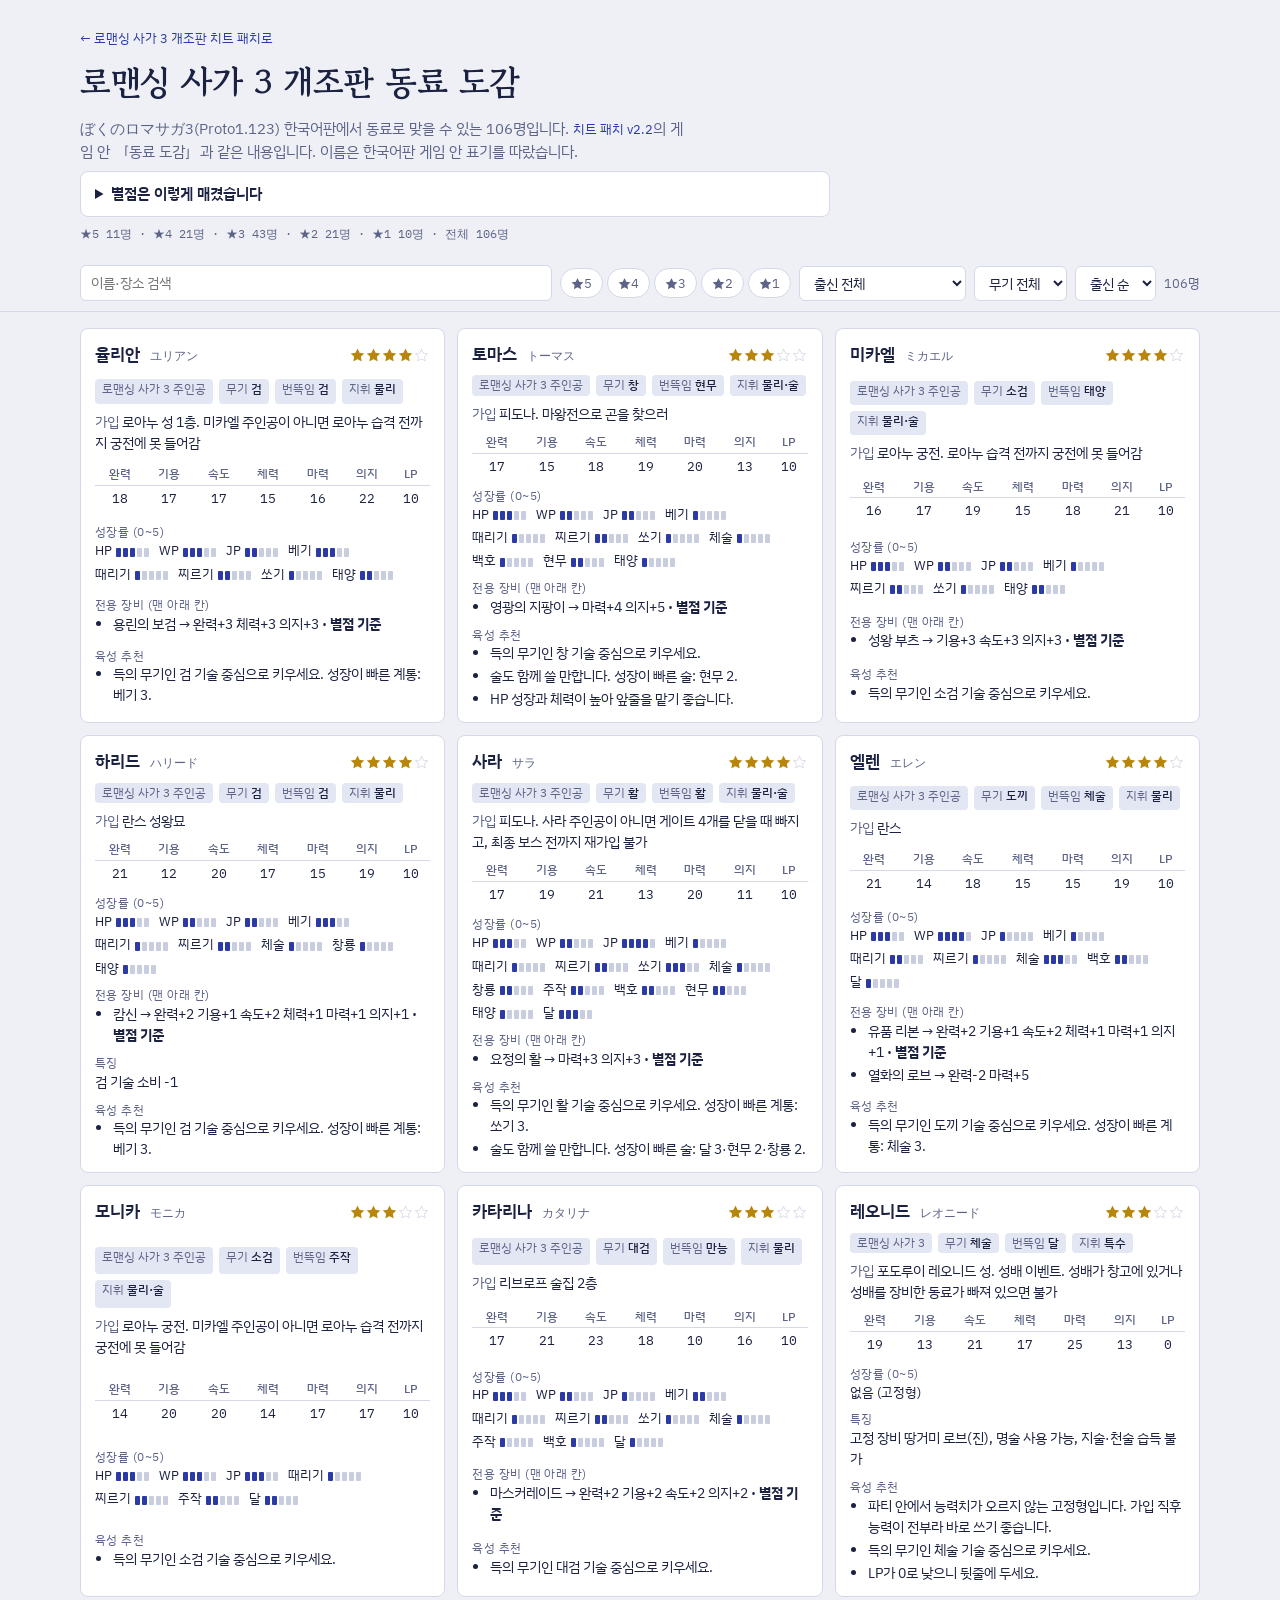
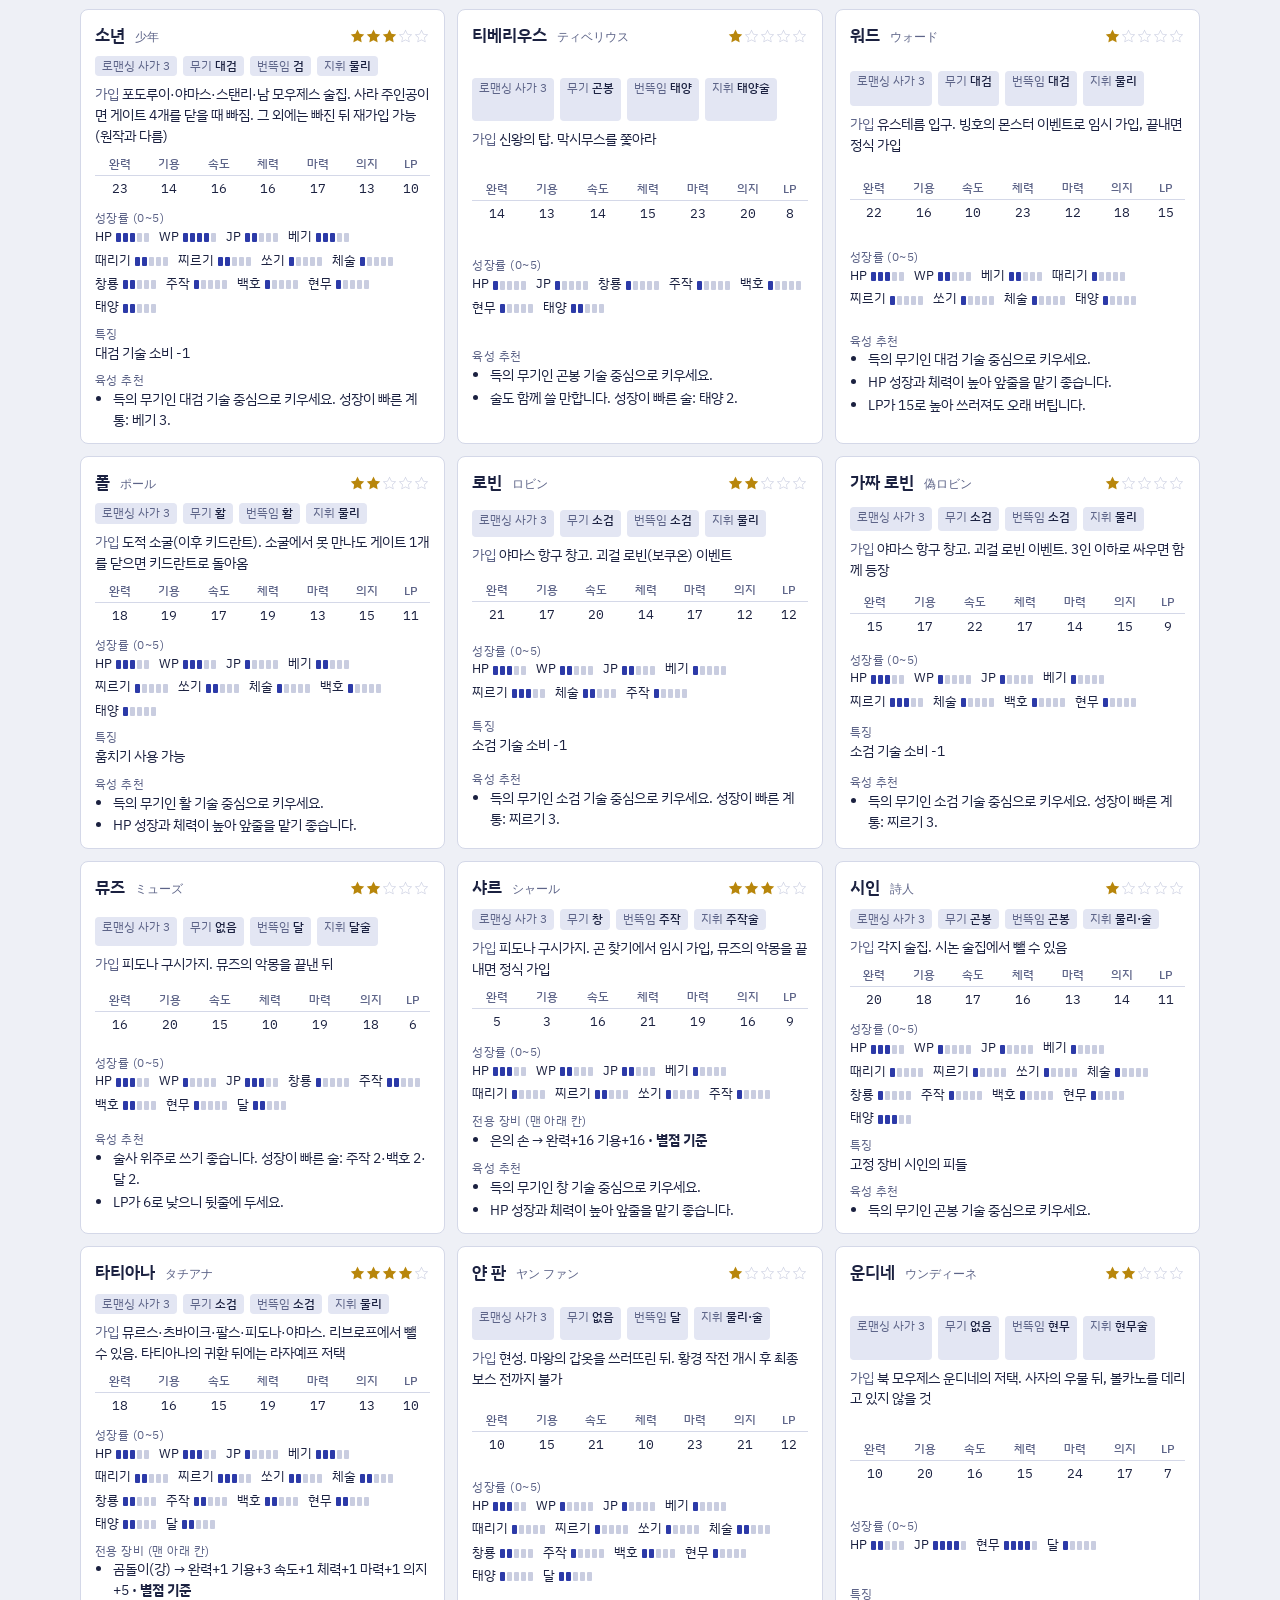
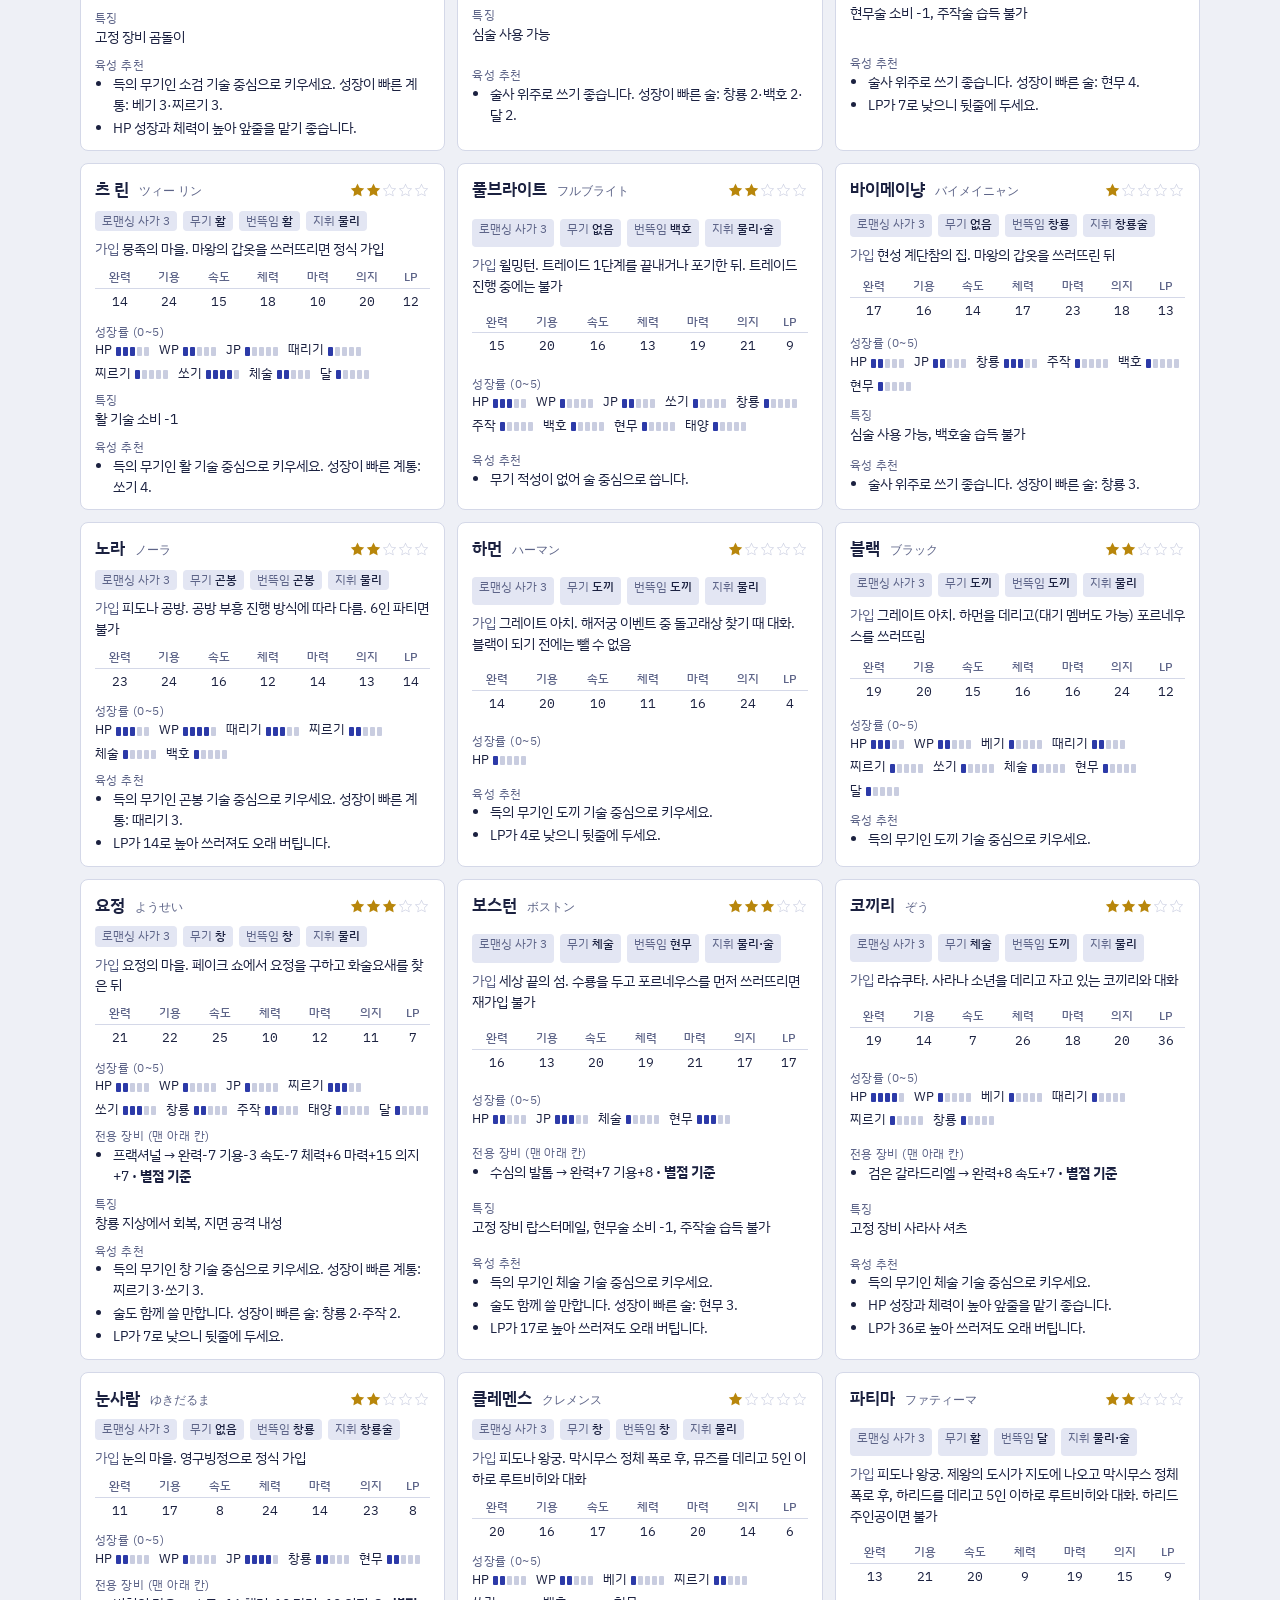
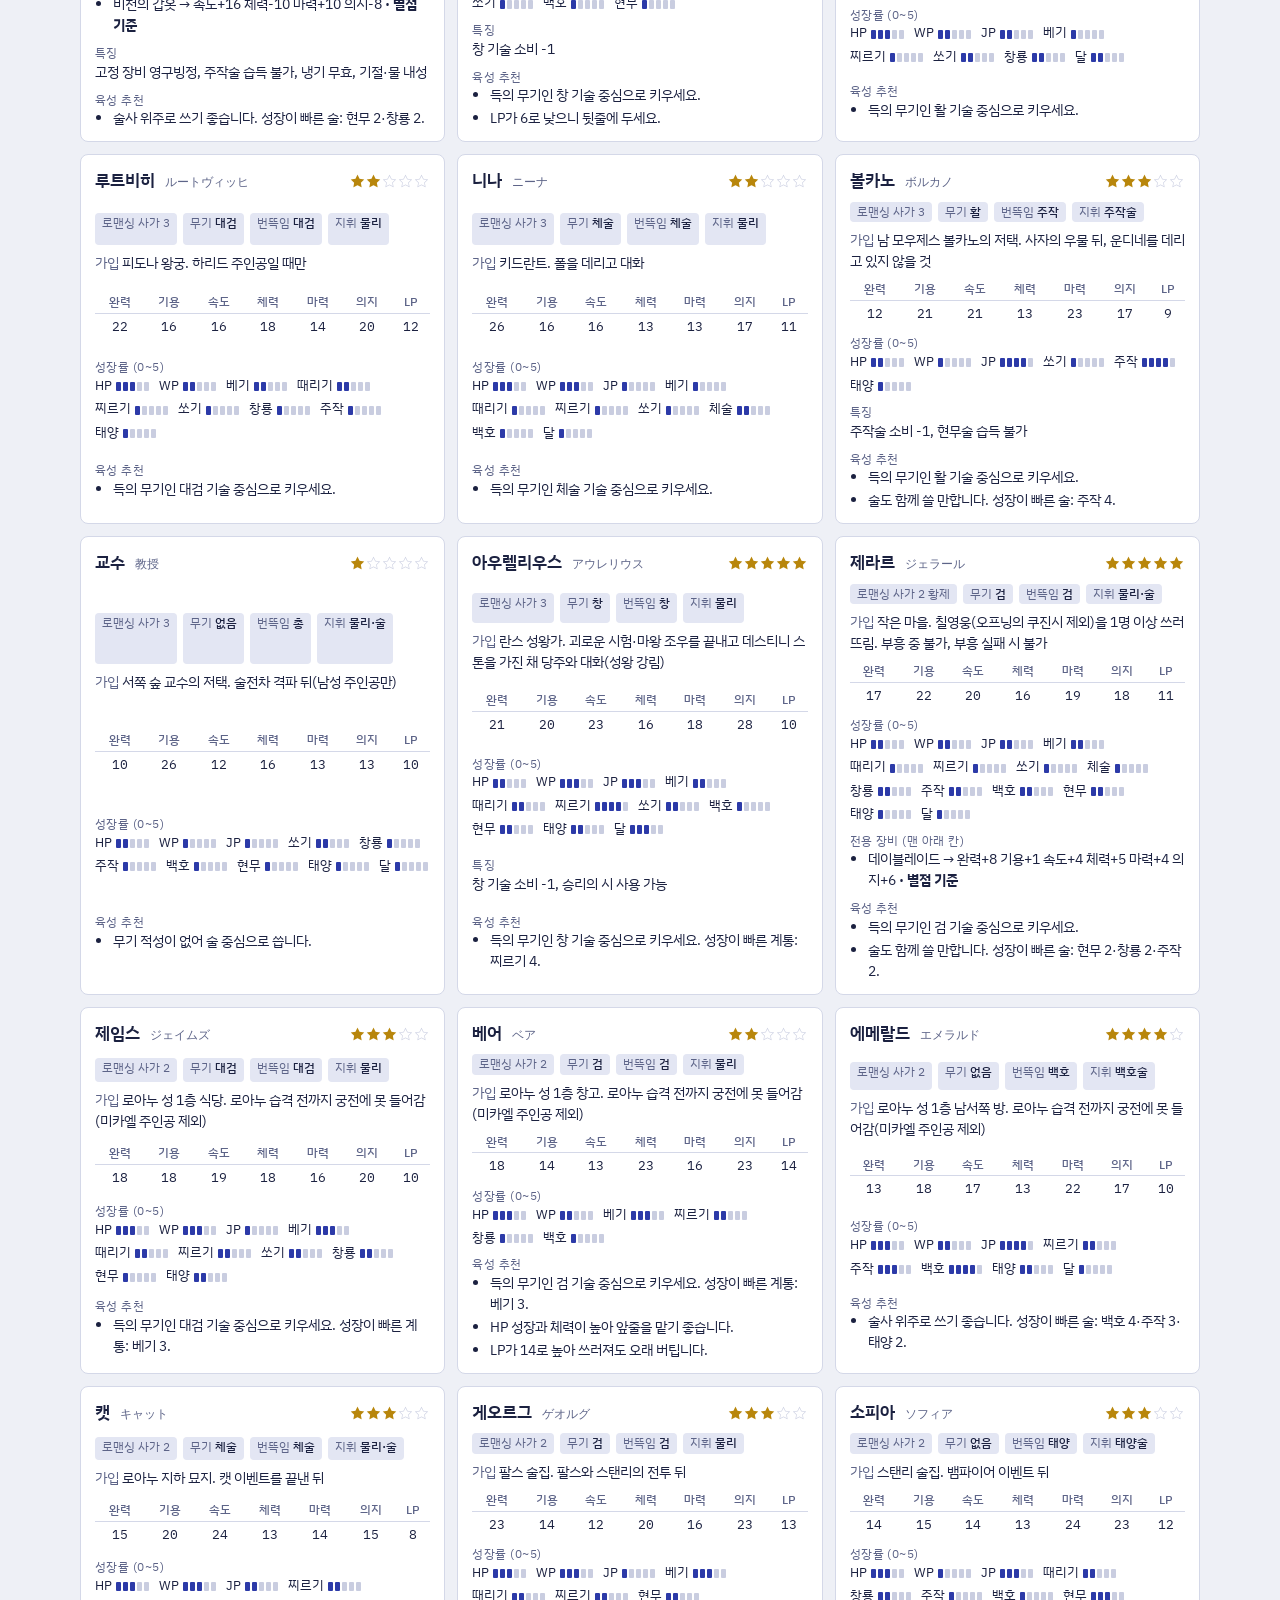
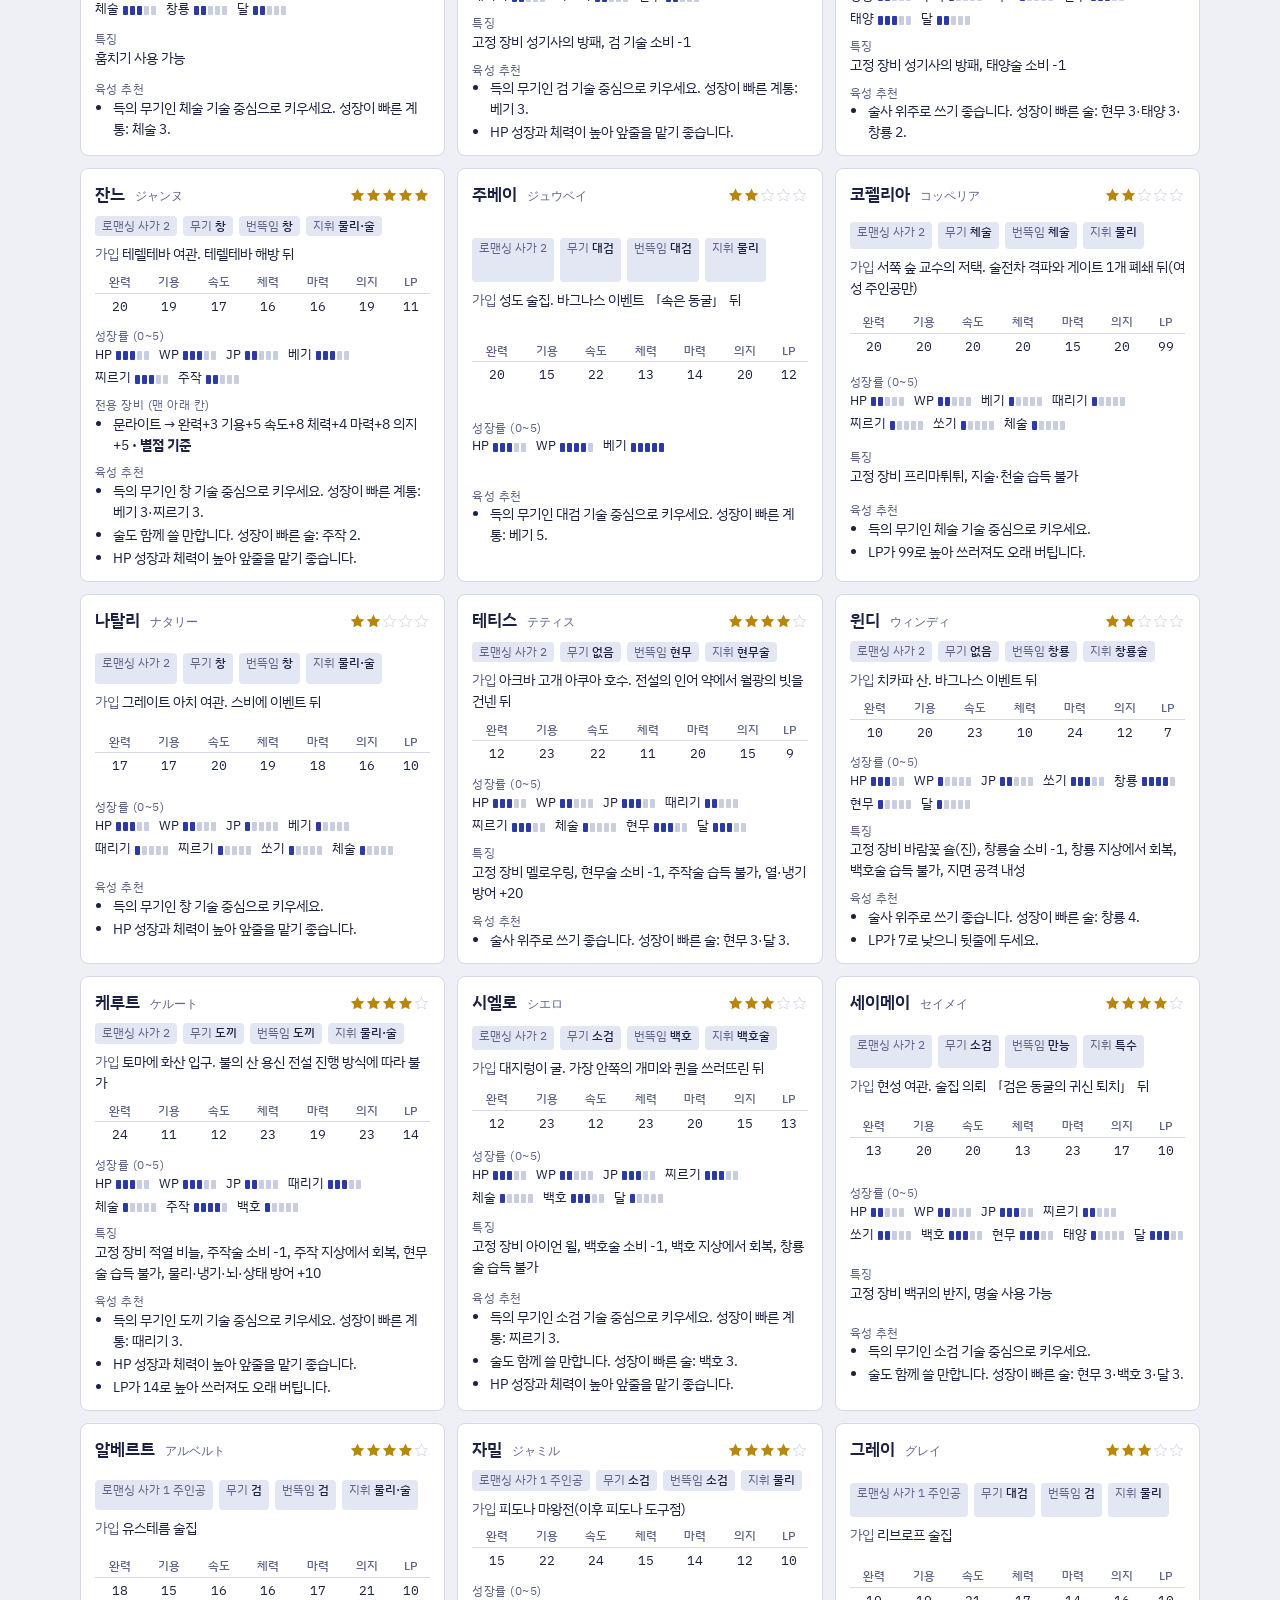
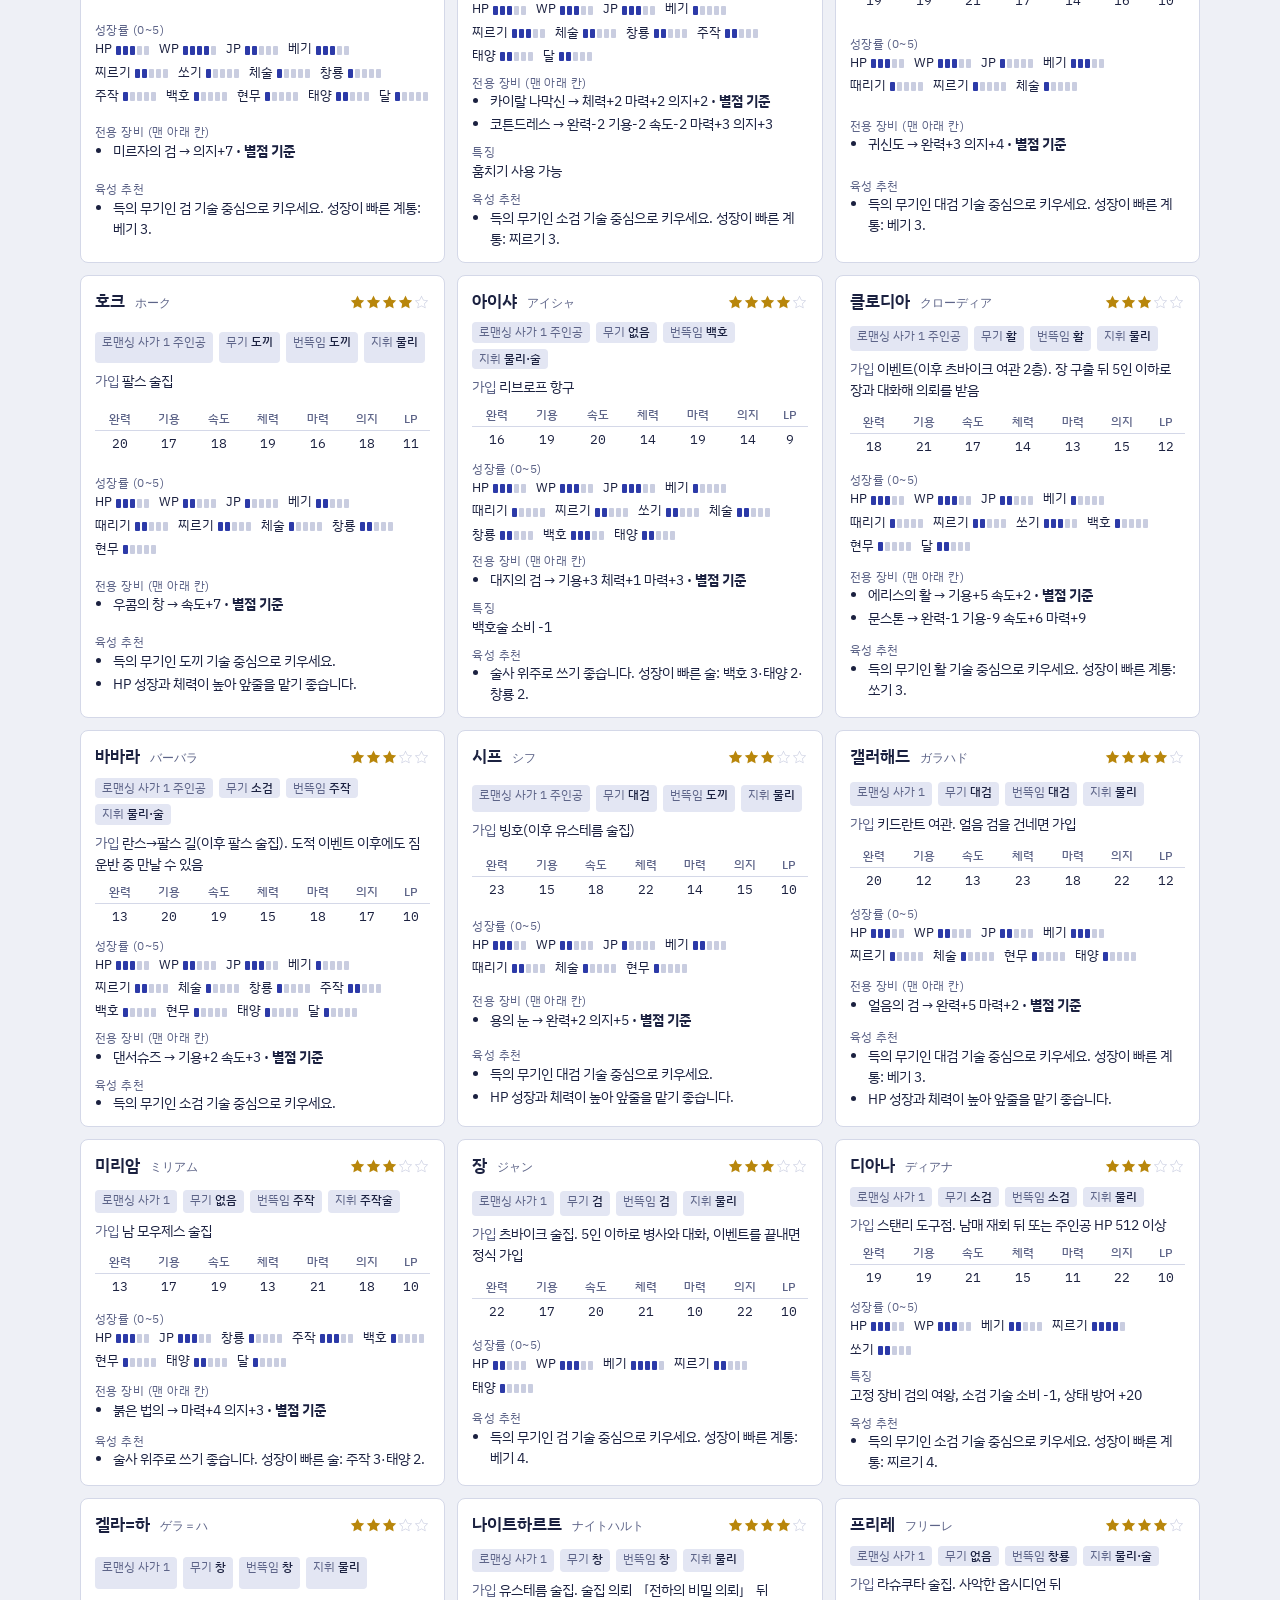
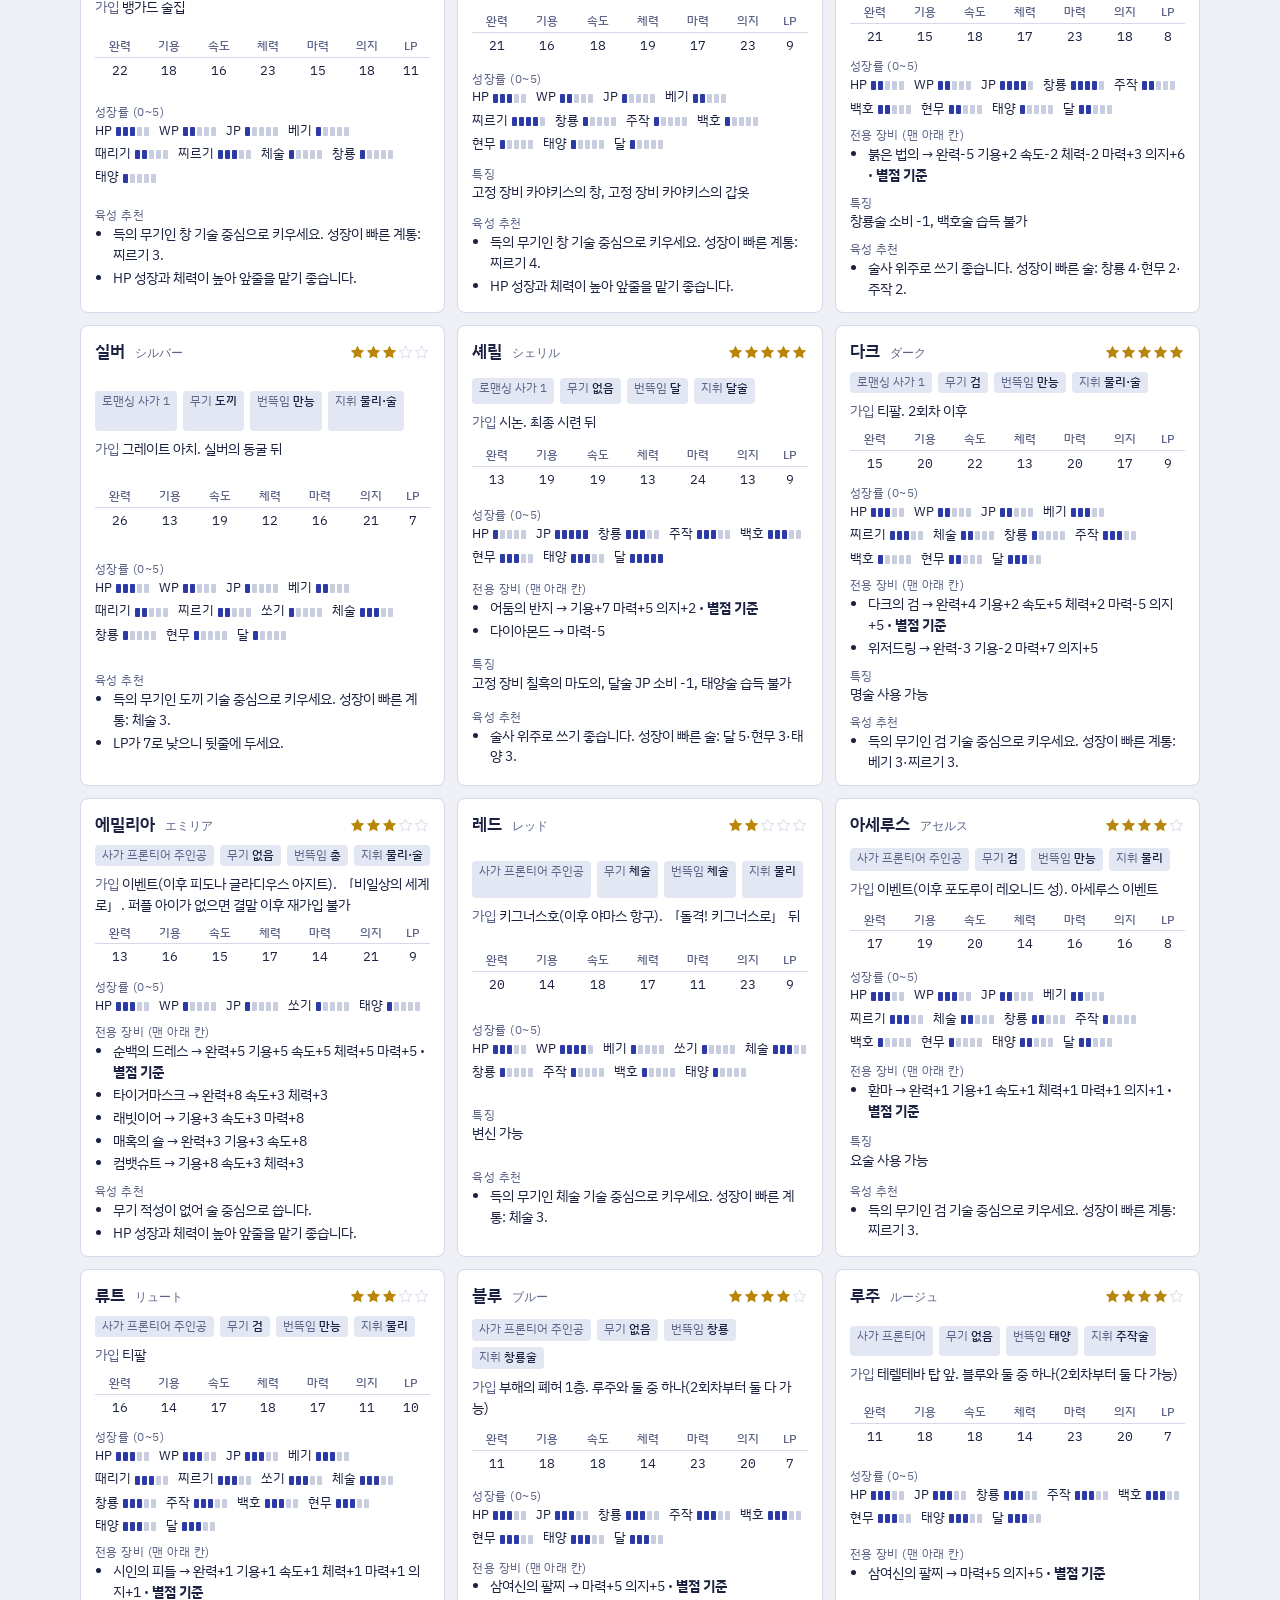
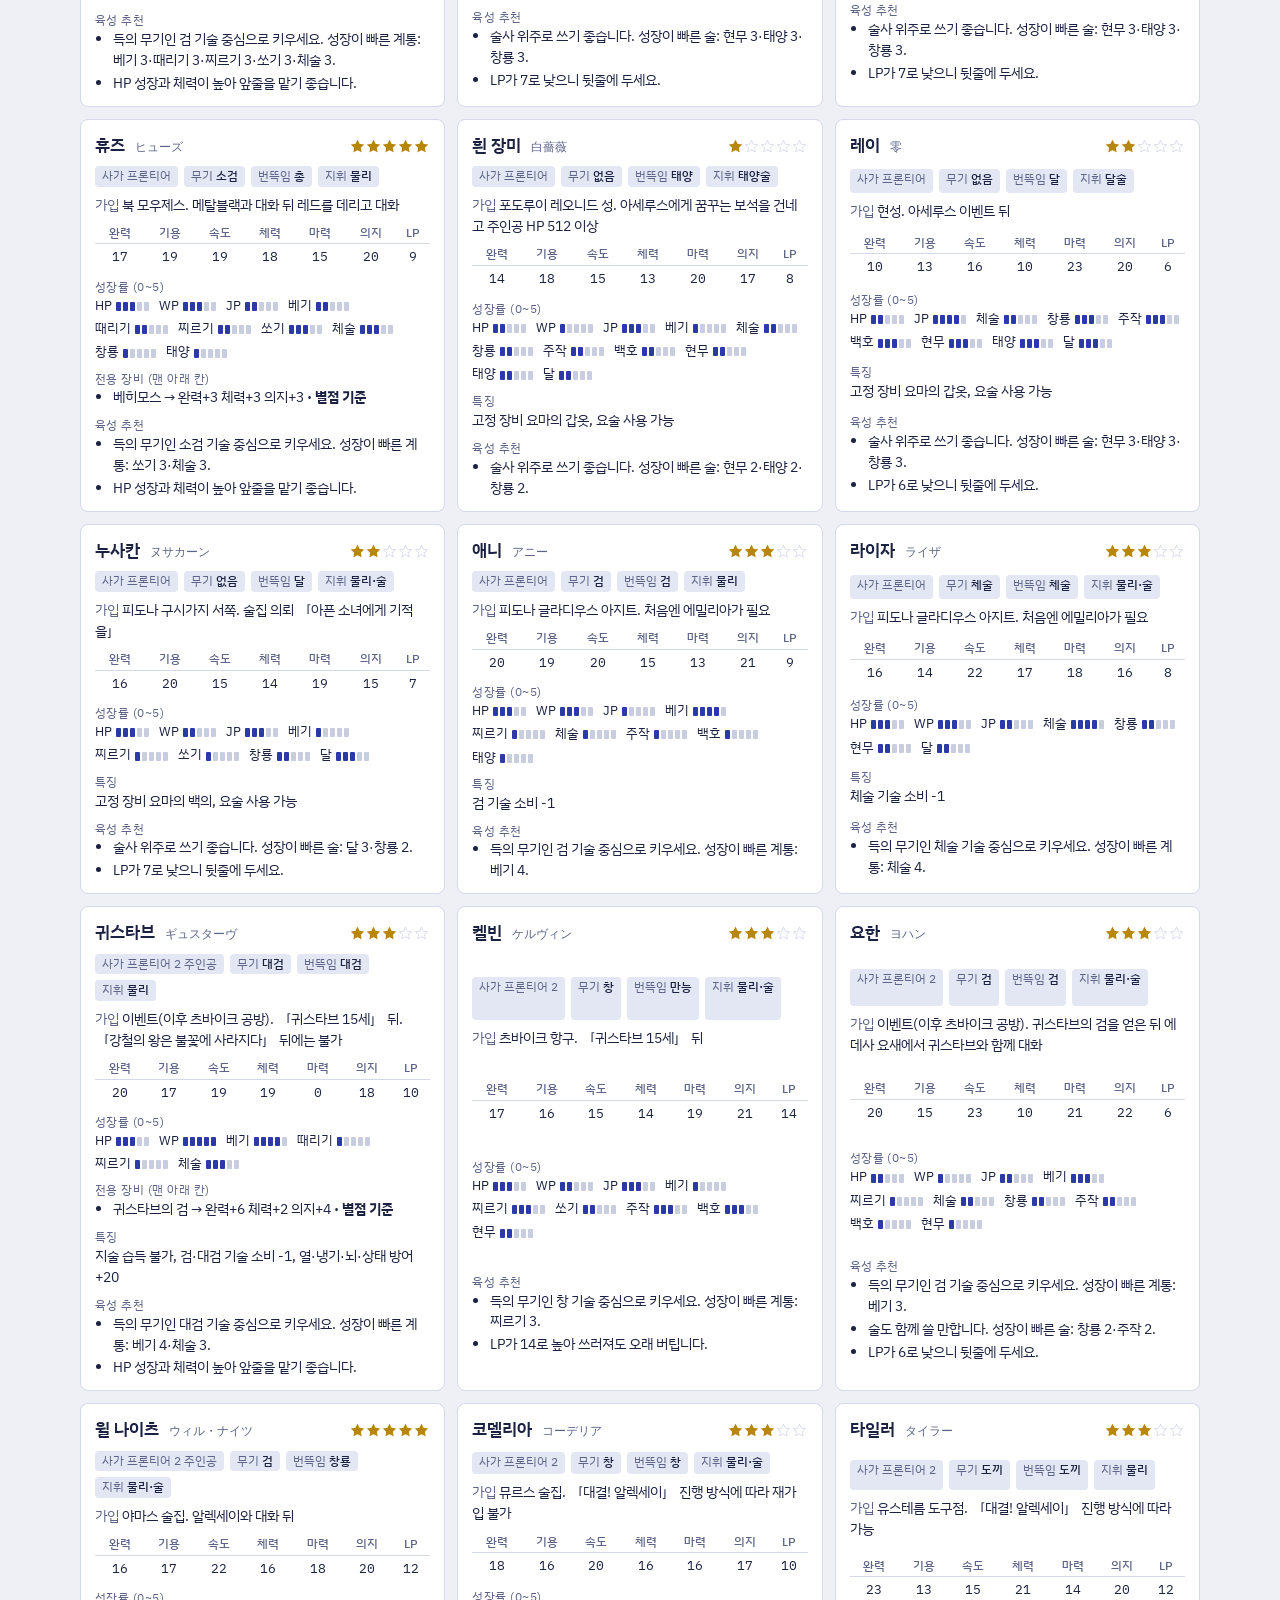
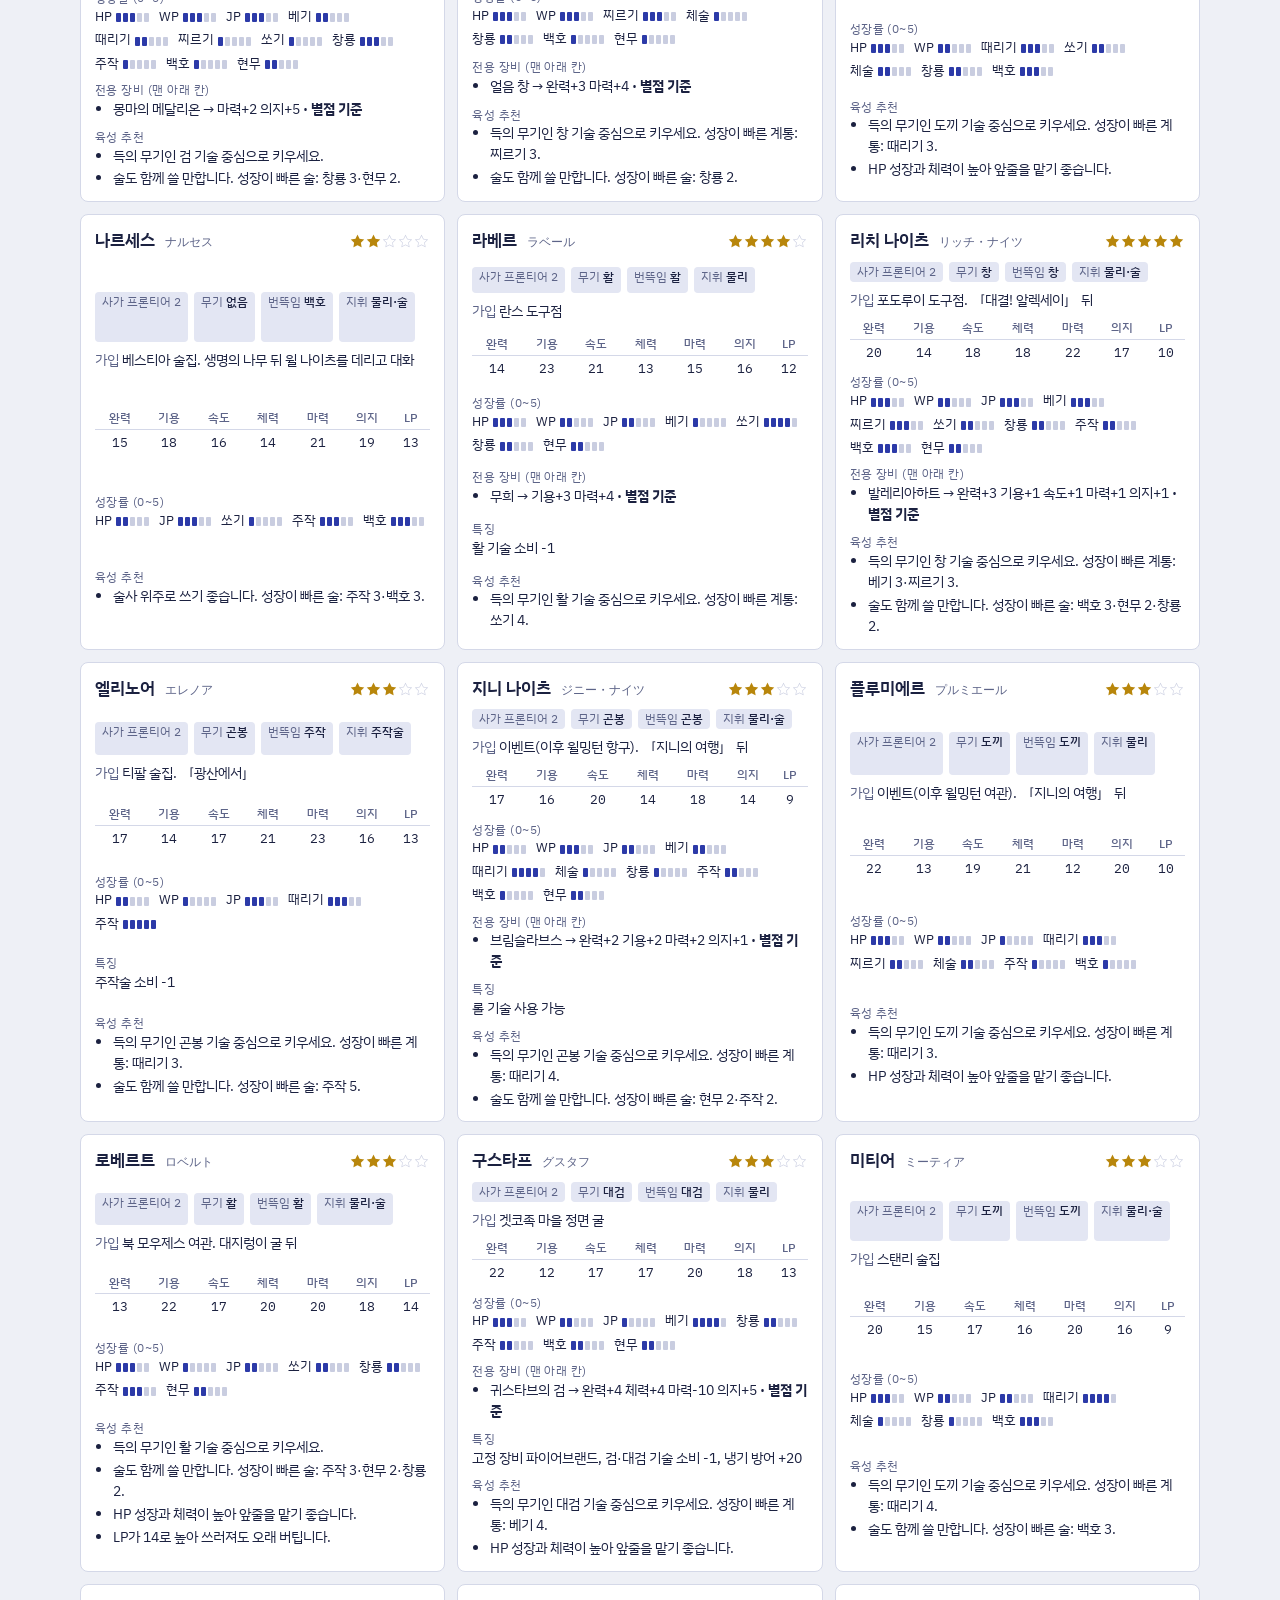
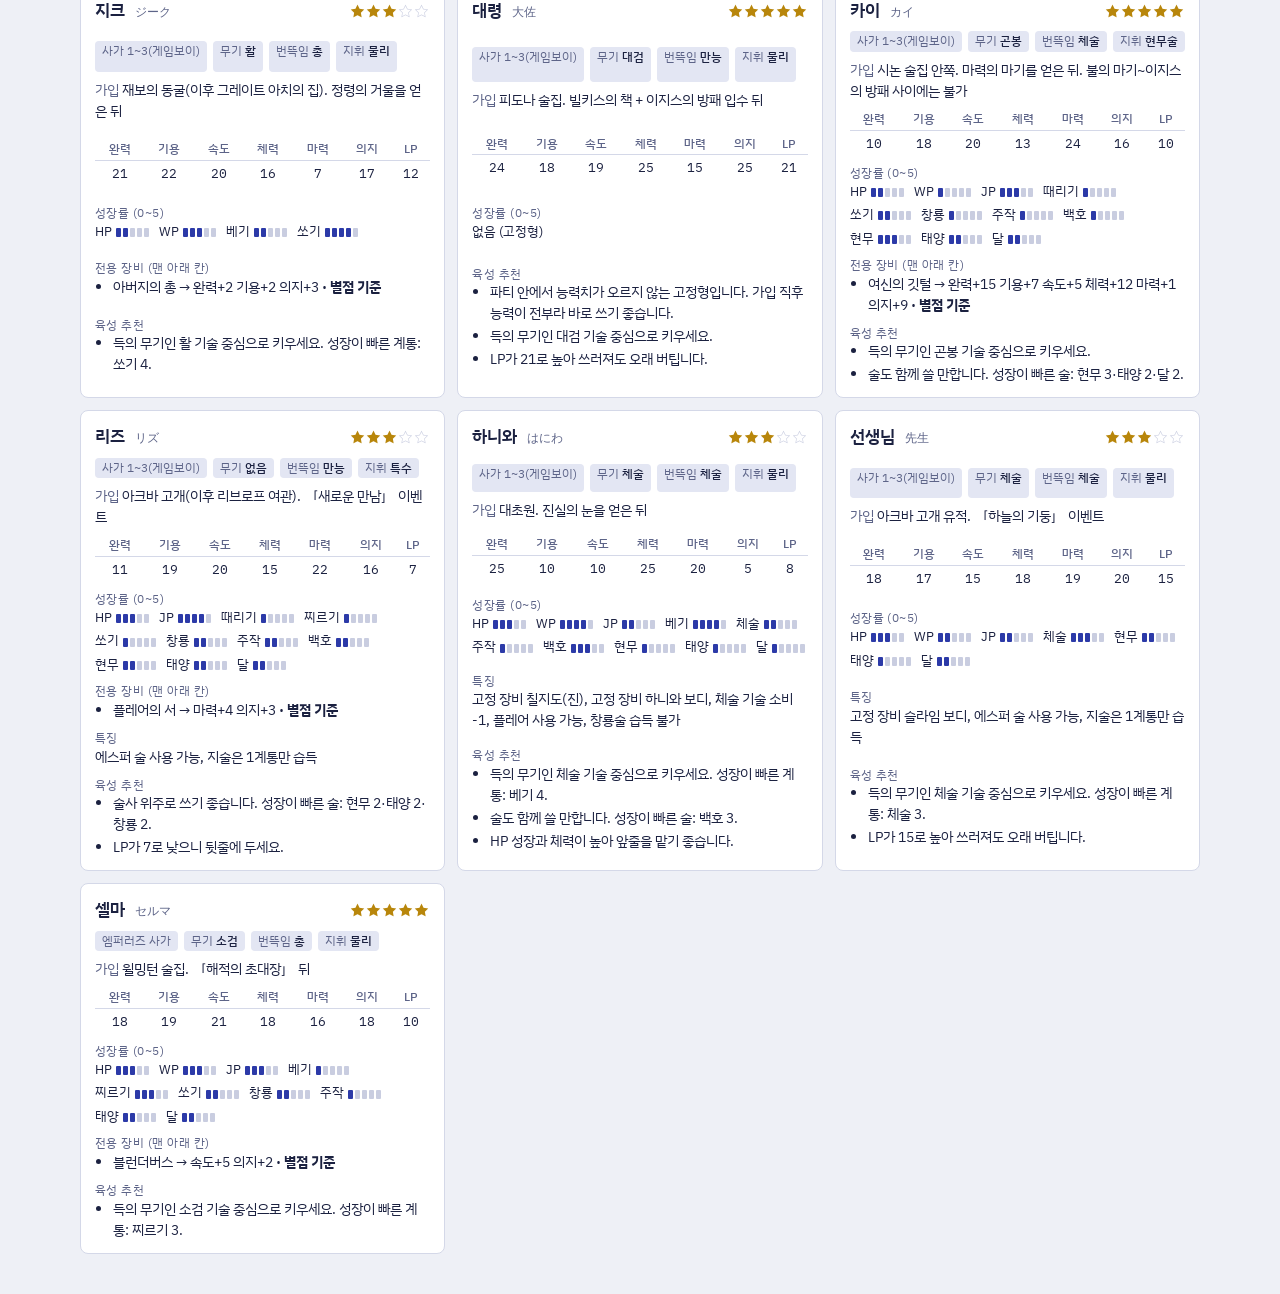
<file: rs3/companions.html>
<!doctype html>
<html lang="ko" data-gc="snes-korean"><head><meta charset="utf-8">
<meta name="viewport" content="width=device-width, initial-scale=1">
<meta name="description" content="로맨싱 사가 3 개조판(ぼくのロマサガ3 Proto1.123) 한국어판의 가입 가능한 동료 106명 — 별점, 출신, 가입 장소·조건, 초기 능력, 적성, 성장률, 육성 추천">
<script data-goatcounter="https://snes-korean.goatcounter.com/count" async src="//gc.zgo.at/count.js"></script>
<title>로맨싱 사가 3 개조판 동료 도감</title>
<link rel="preconnect" href="https://fonts.googleapis.com"><link rel="preconnect" href="https://fonts.gstatic.com" crossorigin>
<link rel="stylesheet" href="https://fonts.googleapis.com/css2?family=Gowun+Batang:wght@700&family=IBM+Plex+Sans+KR:wght@400;500;600&family=IBM+Plex+Mono:wght@500&display=swap">
<style>
/* layout: header + sticky filter bar + responsive card grid; each card opens to full stats */
:root{
 --bg:#eef0f6; --panel:#ffffff; --ink:#1b2140; --muted:#5d6488; --line:#d4d8e8;
 --accent:#2c3aa8; --gold:#b8860b; --star-off:#c9cde0; --chip:#e3e6f3;
 --display:"Gowun Batang",serif; --body:"IBM Plex Sans KR","Apple SD Gothic Neo","Malgun Gothic",sans-serif; --mono:"IBM Plex Mono",ui-monospace,monospace;
}
@media (prefers-color-scheme: dark){:root:not([data-theme="light"]){--bg:#10142e;--panel:#182050;--ink:#eef0ff;--muted:#a3abd6;--line:#2c3670;--accent:#9fb0ff;--gold:#f0c84a;--star-off:#3a4480;--chip:#222c62;color-scheme:dark}}
:root[data-theme="dark"]{--bg:#10142e;--panel:#182050;--ink:#eef0ff;--muted:#a3abd6;--line:#2c3670;--accent:#9fb0ff;--gold:#f0c84a;--star-off:#3a4480;--chip:#222c62;color-scheme:dark}
body{margin:0;background:var(--bg);color:var(--ink);font-family:var(--body);font-size:15px;line-height:1.55}
.wrap{max-width:1120px;margin:0 auto;padding-left:max(16px,env(safe-area-inset-left,0px));padding-right:max(16px,env(safe-area-inset-right,0px))}
header .wrap{padding-block:28px 12px;display:grid;gap:8px}
h1{font-family:var(--display);font-size:clamp(24px,4vw,34px);margin:0;text-wrap:balance;letter-spacing:-.01em}
.sub{color:var(--muted);margin:0;max-width:68ch}
details.how{background:var(--panel);border:1px solid var(--line);border-radius:8px;padding:10px 14px;max-width:80ch}
details.how summary{cursor:pointer;font-weight:600}
details.how ul{margin:8px 0 2px;padding-left:20px;color:var(--muted)}
.dist{display:flex;gap:6px;flex-wrap:wrap;font-family:var(--mono);font-size:12px;color:var(--muted)}
body::before{content:"";position:fixed;inset:0 0 auto;height:env(safe-area-inset-top,0px);z-index:10;background:var(--bg)}
.bar{position:sticky;top:env(safe-area-inset-top,0px);z-index:5;background:var(--bg);border-bottom:1px solid var(--line)}
.bar .wrap{padding-block:10px;display:flex;flex-wrap:wrap;gap:8px;align-items:center}
.bar input,.bar select{font:inherit;font-size:14px;color:var(--ink);background:var(--panel);border:1px solid var(--line);border-radius:6px;padding:6px 10px;min-width:0}
.bar input{flex:1 1 180px}
.stars-f{display:flex;gap:4px}
.stars-f button{font:inherit;font-size:13px;border:1px solid var(--line);background:var(--panel);color:var(--muted);border-radius:999px;padding:4px 10px;cursor:pointer}
.stars-f button[aria-pressed="true"]{background:var(--accent);border-color:var(--accent);color:var(--bg)}
button:focus-visible,input:focus-visible,select:focus-visible,summary:focus-visible{outline:2px solid var(--accent);outline-offset:2px}
.count{color:var(--muted);font-size:13px;margin-left:auto}
main .wrap{padding-block:16px 40px}
.grid{display:grid;grid-template-columns:repeat(auto-fill,minmax(320px,1fr));gap:12px}
@media (max-width:420px){.grid{grid-template-columns:1fr}}
.card{background:var(--panel);border:1px solid var(--line);border-radius:8px;padding:12px 14px;display:grid;gap:8px;min-width:0}
.top{display:flex;align-items:baseline;gap:10px;flex-wrap:wrap}
.name{font-weight:600;font-size:17px}
.jp{color:var(--muted);font-size:12px}
.st{margin-left:auto;font-size:15px;letter-spacing:1px;color:var(--gold);white-space:nowrap}
.st i{font-style:normal;color:var(--star-off)}
.meta{display:flex;flex-wrap:wrap;gap:6px}
.chip{background:var(--chip);border-radius:4px;padding:1px 7px;font-size:12px;color:var(--muted)}
.chip b{color:var(--ink);font-weight:500}
.join{font-size:13.5px}
.join span{color:var(--muted)}
table.ab{border-collapse:collapse;width:100%;font-family:var(--mono);font-size:12.5px;font-variant-numeric:tabular-nums}
table.ab th{font-family:var(--body);font-weight:500;color:var(--muted);font-size:11.5px;padding:0 2px 2px;text-align:center}
table.ab td{text-align:center;padding:3px 2px;border-top:1px solid var(--line)}
.gw{display:flex;flex-wrap:wrap;gap:4px 10px;font-size:12.5px}
.gw span{white-space:nowrap}
.pip{display:inline-flex;gap:2px;margin-left:4px;vertical-align:middle}
.pip i{width:5px;height:9px;border-radius:1px;background:var(--star-off)}
.pip i.on{background:var(--accent)}
.rec{margin:0;padding-left:18px;font-size:13.5px}
.rec li+li{margin-top:2px}
.lbl{font-size:11.5px;color:var(--muted);letter-spacing:.04em}
.back{color:var(--accent);font-size:13px;text-decoration:none}.back:hover{text-decoration:underline}
.empty{color:var(--muted);padding:30px 0;text-align:center}
@media (prefers-reduced-motion:no-preference){.card{transition:border-color .15s}.card:hover{border-color:var(--accent)}}
</style>
</head><body>
<header><div class="wrap">
<a class="back" href="./">← 로맨싱 사가 3 개조판 치트 패치로</a>
<h1>로맨싱 사가 3 개조판 동료 도감</h1>
<p class="sub">ぼくのロマサガ3(Proto1.123) 한국어판에서 동료로 맞을 수 있는 106명입니다. <a class="back" href="./">치트 패치 v2.2</a>의 게임 안 「동료 도감」과 같은 내용입니다. 이름은 한국어판 게임 안 표기를 따랐습니다.</p>
<details class="how"><summary>별점은 이렇게 매겼습니다</summary><ul>
<li>능력치·LP·성장률은 게임 데이터(한국어판 롬)에서 직접 읽었습니다. 보쿠노 위키 표와 대조해 틀린 곳(세이메이 기용, 풀브라이트 WP·쏘기 성장)은 롬 값을 따랐습니다.</li>
<li>점수 = 초기 능력 6종 합 + HP·WP·JP 성장률 합×3 + 무기·술 성장률(달 포함) 상위 3개 합×2</li>
<li>LP는 성능으로 보기 어려워 점수에 넣지 않았습니다(카드에는 참고로 표시).</li>
<li>전용 장비(코스프레, 장비 맨 아래 칸에 끼우면 능력치가 바뀜)가 있는 동료는 가장 좋은 상태로 계산했습니다. 예: 샤르는 은의 손을 끼우면 완력·기용 +16.</li>
<li>순위로 별을 줍니다. 상위 10% ★5, 다음 20% ★4, 가운데 40% ★3, 다음 20% ★2, 하위 10% ★1. 성장이 없는 고정형은 성장 점수를 전체 중앙값으로 계산했습니다.</li>
<li>고유 기술·고정 장비 성능·이벤트 성능은 넣지 않았으므로 참고용입니다. 추천 문구도 수치에서 자동으로 뽑은 것입니다.</li>
</ul></details>
<div class="dist" id="dist"></div>
</div></header>
<div class="bar"><div class="wrap">
<input id="q" type="search" placeholder="이름·장소 검색" aria-label="이름이나 장소로 검색">
<div class="stars-f" id="sf" role="group" aria-label="별점 거르기"></div>
<select id="org" aria-label="출신"><option value="">출신 전체</option></select>
<select id="wp" aria-label="득의 무기"><option value="">무기 전체</option></select>
<select id="sort" aria-label="정렬"><option value="orig">출신 순</option><option value="star">별점 순</option><option value="name">이름 순</option></select>
<span class="count" id="cnt"></span>
</div></div>
<main><div class="wrap"><div class="grid" id="grid"></div></div></main>
<script>
const D=[{"ko": "율리안", "jp": "ユリアン", "stars": 4, "origin": "로맨싱 사가 3 주인공", "place": "로아누 성 1층", "cond": "미카엘 주인공이 아니면 로아누 습격 전까지 궁전에 못 들어감", "stats": [18, 17, 17, 15, 16, 22], "lp": 10, "wpn": "검", "flash": "검", "cmd": "물리", "grow": [["HP", 3], ["WP", 3], ["JP", 2], ["베기", 3], ["때리기", 1], ["찌르기", 2], ["쏘기", 1], ["태양", 2]], "fixed": false, "rec": ["득의 무기인 검 기술 중심으로 키우세요. 성장이 빠른 계통: 베기 3."], "score": 152, "forms": [{"item": "용린의 보검", "d": "완력+3 체력+3 의지+3", "best": true}], "best": [21, 17, 17, 18, 16, 25], "notes": []}, {"ko": "토마스", "jp": "トーマス", "stars": 3, "origin": "로맨싱 사가 3 주인공", "place": "피도나", "cond": "마왕전으로 곤을 찾으러", "stats": [17, 15, 18, 19, 20, 13], "lp": 10, "wpn": "창", "flash": "현무", "cmd": "물리·술", "grow": [["HP", 3], ["WP", 2], ["JP", 2], ["베기", 1], ["때리기", 1], ["찌르기", 2], ["쏘기", 1], ["체술", 1], ["백호", 1], ["현무", 2], ["태양", 1]], "fixed": false, "rec": ["득의 무기인 창 기술 중심으로 키우세요.", "술도 함께 쓸 만합니다. 성장이 빠른 술: 현무 2.", "HP 성장과 체력이 높아 앞줄을 맡기 좋습니다."], "score": 142, "forms": [{"item": "영광의 지팡이", "d": "마력+4 의지+5", "best": true}], "best": [17, 15, 18, 19, 24, 18], "notes": []}, {"ko": "미카엘", "jp": "ミカエル", "stars": 4, "origin": "로맨싱 사가 3 주인공", "place": "로아누 궁전", "cond": "로아누 습격 전까지 궁전에 못 들어감", "stats": [16, 17, 19, 15, 18, 21], "lp": 10, "wpn": "소검", "flash": "태양", "cmd": "물리·술", "grow": [["HP", 3], ["WP", 2], ["JP", 2], ["베기", 1], ["찌르기", 2], ["쏘기", 1], ["태양", 2]], "fixed": false, "rec": ["득의 무기인 소검 기술 중심으로 키우세요."], "score": 146, "forms": [{"item": "성왕 부츠", "d": "기용+3 속도+3 의지+3", "best": true}], "best": [16, 20, 22, 15, 18, 24], "notes": []}, {"ko": "하리드", "jp": "ハリード", "stars": 4, "origin": "로맨싱 사가 3 주인공", "place": "란스 성왕묘", "cond": "", "stats": [21, 12, 20, 17, 15, 19], "lp": 10, "wpn": "검", "flash": "검", "cmd": "물리", "grow": [["HP", 3], ["WP", 2], ["JP", 2], ["베기", 3], ["때리기", 1], ["찌르기", 2], ["체술", 1], ["창룡", 1], ["태양", 1]], "fixed": false, "rec": ["득의 무기인 검 기술 중심으로 키우세요. 성장이 빠른 계통: 베기 3."], "score": 145, "forms": [{"item": "캄신", "d": "완력+2 기용+1 속도+2 체력+1 마력+1 의지+1", "best": true}], "best": [23, 13, 22, 18, 16, 20], "notes": ["검 기술 소비 -1"]}, {"ko": "사라", "jp": "サラ", "stars": 4, "origin": "로맨싱 사가 3 주인공", "place": "피도나", "cond": "사라 주인공이 아니면 게이트 4개를 닫을 때 빠지고, 최종 보스 전까지 재가입 불가", "stats": [17, 19, 21, 13, 20, 11], "lp": 10, "wpn": "활", "flash": "활", "cmd": "물리·술", "grow": [["HP", 3], ["WP", 2], ["JP", 4], ["베기", 1], ["때리기", 1], ["찌르기", 2], ["쏘기", 3], ["체술", 1], ["창룡", 2], ["주작", 2], ["백호", 2], ["현무", 2], ["태양", 1], ["달", 3]], "fixed": false, "rec": ["득의 무기인 활 기술 중심으로 키우세요. 성장이 빠른 계통: 쏘기 3.", "술도 함께 쓸 만합니다. 성장이 빠른 술: 달 3·현무 2·창룡 2."], "score": 150, "forms": [{"item": "요정의 활", "d": "마력+3 의지+3", "best": true}], "best": [17, 19, 21, 13, 23, 14], "notes": []}, {"ko": "엘렌", "jp": "エレン", "stars": 4, "origin": "로맨싱 사가 3 주인공", "place": "란스", "cond": "", "stats": [21, 14, 18, 15, 15, 19], "lp": 10, "wpn": "도끼", "flash": "체술", "cmd": "물리", "grow": [["HP", 3], ["WP", 4], ["JP", 1], ["베기", 1], ["때리기", 2], ["찌르기", 1], ["체술", 3], ["백호", 2], ["달", 1]], "fixed": false, "rec": ["득의 무기인 도끼 기술 중심으로 키우세요. 성장이 빠른 계통: 체술 3."], "score": 148, "forms": [{"item": "유품 리본", "d": "완력+2 기용+1 속도+2 체력+1 마력+1 의지+1", "best": true}, {"item": "열화의 로브", "d": "완력-2 마력+5", "best": false}], "best": [23, 15, 20, 16, 16, 20], "notes": []}, {"ko": "모니카", "jp": "モニカ", "stars": 3, "origin": "로맨싱 사가 3 주인공", "place": "로아누 궁전", "cond": "미카엘 주인공이 아니면 로아누 습격 전까지 궁전에 못 들어감", "stats": [14, 20, 20, 14, 17, 17], "lp": 10, "wpn": "소검", "flash": "주작", "cmd": "물리·술", "grow": [["HP", 3], ["WP", 3], ["JP", 3], ["때리기", 1], ["찌르기", 2], ["주작", 2], ["달", 2]], "fixed": false, "rec": ["득의 무기인 소검 기술 중심으로 키우세요."], "score": 141, "forms": [], "best": null, "notes": []}, {"ko": "카타리나", "jp": "カタリナ", "stars": 3, "origin": "로맨싱 사가 3 주인공", "place": "리브로프 술집 2층", "cond": "", "stats": [17, 21, 23, 18, 10, 16], "lp": 10, "wpn": "대검", "flash": "만능", "cmd": "물리", "grow": [["HP", 3], ["WP", 2], ["JP", 1], ["베기", 2], ["때리기", 1], ["찌르기", 2], ["쏘기", 1], ["체술", 1], ["주작", 1], ["백호", 1], ["달", 1]], "fixed": false, "rec": ["득의 무기인 대검 기술 중심으로 키우세요."], "score": 141, "forms": [{"item": "마스커레이드", "d": "완력+2 기용+2 속도+2 의지+2", "best": true}], "best": [19, 23, 25, 18, 10, 18], "notes": []}, {"ko": "레오니드", "jp": "レオニード", "stars": 3, "origin": "로맨싱 사가 3", "place": "포도루이 레오니드 성", "cond": "성배 이벤트. 성배가 창고에 있거나 성배를 장비한 동료가 빠져 있으면 불가", "stats": [19, 13, 21, 17, 25, 13], "lp": 0, "wpn": "체술", "flash": "달", "cmd": "특수", "grow": [], "fixed": true, "rec": ["파티 안에서 능력치가 오르지 않는 고정형입니다. 가입 직후 능력이 전부라 바로 쓰기 좋습니다.", "득의 무기인 체술 기술 중심으로 키우세요.", "LP가 0로 낮으니 뒷줄에 두세요."], "score": 141.0, "forms": [], "best": null, "notes": ["고정 장비 땅거미 로브(진)", "명술 사용 가능", "지술·천술 습득 불가"]}, {"ko": "소년", "jp": "少年", "stars": 3, "origin": "로맨싱 사가 3", "place": "포도루이·야마스·스탠리·남 모우제스 술집", "cond": "사라 주인공이면 게이트 4개를 닫을 때 빠짐. 그 외에는 빠진 뒤 재가입 가능(원작과 다름)", "stats": [23, 14, 16, 16, 17, 13], "lp": 10, "wpn": "대검", "flash": "검", "cmd": "물리", "grow": [["HP", 3], ["WP", 4], ["JP", 2], ["베기", 3], ["때리기", 2], ["찌르기", 2], ["쏘기", 1], ["체술", 1], ["창룡", 2], ["주작", 1], ["백호", 1], ["현무", 1], ["태양", 2]], "fixed": false, "rec": ["득의 무기인 대검 기술 중심으로 키우세요. 성장이 빠른 계통: 베기 3."], "score": 140, "forms": [], "best": null, "notes": ["대검 기술 소비 -1"]}, {"ko": "티베리우스", "jp": "ティベリウス", "stars": 1, "origin": "로맨싱 사가 3", "place": "신왕의 탑", "cond": "막시무스를 쫓아라", "stats": [14, 13, 14, 15, 23, 20], "lp": 8, "wpn": "곤봉", "flash": "태양", "cmd": "태양술", "grow": [["HP", 1], ["JP", 1], ["창룡", 1], ["주작", 1], ["백호", 1], ["현무", 1], ["태양", 2]], "fixed": false, "rec": ["득의 무기인 곤봉 기술 중심으로 키우세요.", "술도 함께 쓸 만합니다. 성장이 빠른 술: 태양 2."], "score": 113, "forms": [], "best": null, "notes": []}, {"ko": "워드", "jp": "ウォード", "stars": 1, "origin": "로맨싱 사가 3", "place": "유스테름 입구", "cond": "빙호의 몬스터 이벤트로 임시 가입, 끝내면 정식 가입", "stats": [22, 16, 10, 23, 12, 18], "lp": 15, "wpn": "대검", "flash": "대검", "cmd": "물리", "grow": [["HP", 3], ["WP", 2], ["베기", 2], ["때리기", 1], ["찌르기", 1], ["쏘기", 1], ["체술", 1], ["태양", 1]], "fixed": false, "rec": ["득의 무기인 대검 기술 중심으로 키우세요.", "HP 성장과 체력이 높아 앞줄을 맡기 좋습니다.", "LP가 15로 높아 쓰러져도 오래 버팁니다."], "score": 124, "forms": [], "best": null, "notes": []}, {"ko": "폴", "jp": "ポール", "stars": 2, "origin": "로맨싱 사가 3", "place": "도적 소굴(이후 키드란트)", "cond": "소굴에서 못 만나도 게이트 1개를 닫으면 키드란트로 돌아옴", "stats": [18, 19, 17, 19, 13, 15], "lp": 11, "wpn": "활", "flash": "활", "cmd": "물리", "grow": [["HP", 3], ["WP", 3], ["JP", 1], ["베기", 2], ["찌르기", 1], ["쏘기", 2], ["체술", 1], ["백호", 1], ["태양", 1]], "fixed": false, "rec": ["득의 무기인 활 기술 중심으로 키우세요.", "HP 성장과 체력이 높아 앞줄을 맡기 좋습니다."], "score": 132, "forms": [], "best": null, "notes": ["훔치기 사용 가능"]}, {"ko": "로빈", "jp": "ロビン", "stars": 2, "origin": "로맨싱 사가 3", "place": "야마스 항구 창고", "cond": "괴걸 로빈(보쿠온) 이벤트", "stats": [21, 17, 20, 14, 17, 12], "lp": 12, "wpn": "소검", "flash": "소검", "cmd": "물리", "grow": [["HP", 3], ["WP", 2], ["JP", 2], ["베기", 1], ["찌르기", 3], ["체술", 2], ["주작", 1]], "fixed": false, "rec": ["득의 무기인 소검 기술 중심으로 키우세요. 성장이 빠른 계통: 찌르기 3."], "score": 134, "forms": [], "best": null, "notes": ["소검 기술 소비 -1"]}, {"ko": "가짜 로빈", "jp": "偽ロビン", "stars": 1, "origin": "로맨싱 사가 3", "place": "야마스 항구 창고", "cond": "괴걸 로빈 이벤트. 3인 이하로 싸우면 함께 등장", "stats": [15, 17, 22, 17, 14, 15], "lp": 9, "wpn": "소검", "flash": "소검", "cmd": "물리", "grow": [["HP", 3], ["WP", 1], ["JP", 1], ["베기", 1], ["찌르기", 3], ["체술", 1], ["백호", 1], ["현무", 1]], "fixed": false, "rec": ["득의 무기인 소검 기술 중심으로 키우세요. 성장이 빠른 계통: 찌르기 3."], "score": 125, "forms": [], "best": null, "notes": ["소검 기술 소비 -1"]}, {"ko": "뮤즈", "jp": "ミューズ", "stars": 2, "origin": "로맨싱 사가 3", "place": "피도나 구시가지", "cond": "뮤즈의 악몽을 끝낸 뒤", "stats": [16, 20, 15, 10, 19, 18], "lp": 6, "wpn": "없음", "flash": "달", "cmd": "달술", "grow": [["HP", 3], ["WP", 1], ["JP", 3], ["창룡", 1], ["주작", 2], ["백호", 2], ["현무", 1], ["달", 2]], "fixed": false, "rec": ["술사 위주로 쓰기 좋습니다. 성장이 빠른 술: 주작 2·백호 2·달 2.", "LP가 6로 낮으니 뒷줄에 두세요."], "score": 131, "forms": [], "best": null, "notes": []}, {"ko": "샤르", "jp": "シャール", "stars": 3, "origin": "로맨싱 사가 3", "place": "피도나 구시가지", "cond": "곤 찾기에서 임시 가입, 뮤즈의 악몽을 끝내면 정식 가입", "stats": [5, 3, 16, 21, 19, 16], "lp": 9, "wpn": "창", "flash": "주작", "cmd": "주작술", "grow": [["HP", 3], ["WP", 2], ["JP", 2], ["베기", 1], ["때리기", 1], ["찌르기", 2], ["쏘기", 1], ["주작", 1]], "fixed": false, "rec": ["득의 무기인 창 기술 중심으로 키우세요.", "HP 성장과 체력이 높아 앞줄을 맡기 좋습니다."], "score": 141, "forms": [{"item": "은의 손", "d": "완력+16 기용+16", "best": true}], "best": [21, 19, 16, 21, 19, 16], "notes": []}, {"ko": "시인", "jp": "詩人", "stars": 1, "origin": "로맨싱 사가 3", "place": "각지 술집", "cond": "시논 술집에서 뺄 수 있음", "stats": [20, 18, 17, 16, 13, 14], "lp": 11, "wpn": "곤봉", "flash": "곤봉", "cmd": "물리·술", "grow": [["HP", 3], ["WP", 1], ["JP", 1], ["베기", 1], ["때리기", 1], ["찌르기", 1], ["쏘기", 1], ["체술", 1], ["창룡", 1], ["주작", 1], ["백호", 1], ["현무", 1], ["태양", 3]], "fixed": false, "rec": ["득의 무기인 곤봉 기술 중심으로 키우세요."], "score": 123, "forms": [], "best": null, "notes": ["고정 장비 시인의 피들"]}, {"ko": "타티아나", "jp": "タチアナ", "stars": 4, "origin": "로맨싱 사가 3", "place": "뮤르스·츠바이크·팔스·피도나·야마스", "cond": "리브로프에서 뺄 수 있음. 타티아나의 귀환 뒤에는 라자예프 저택", "stats": [18, 16, 15, 19, 17, 13], "lp": 10, "wpn": "소검", "flash": "소검", "cmd": "물리", "grow": [["HP", 3], ["WP", 3], ["JP", 1], ["베기", 3], ["때리기", 2], ["찌르기", 3], ["쏘기", 2], ["체술", 2], ["창룡", 2], ["주작", 2], ["백호", 2], ["현무", 2], ["태양", 2], ["달", 2]], "fixed": false, "rec": ["득의 무기인 소검 기술 중심으로 키우세요. 성장이 빠른 계통: 베기 3·찌르기 3.", "HP 성장과 체력이 높아 앞줄을 맡기 좋습니다."], "score": 147, "forms": [{"item": "곰돌이(강)", "d": "완력+1 기용+3 속도+1 체력+1 마력+1 의지+5", "best": true}], "best": [19, 19, 16, 20, 18, 18], "notes": ["고정 장비 곰돌이"]}, {"ko": "얀 판", "jp": "ヤン ファン", "stars": 1, "origin": "로맨싱 사가 3", "place": "현성", "cond": "마왕의 갑옷을 쓰러뜨린 뒤. 황경 작전 개시 후 최종 보스 전까지 불가", "stats": [10, 15, 21, 10, 23, 21], "lp": 12, "wpn": "없음", "flash": "달", "cmd": "물리·술", "grow": [["HP", 3], ["WP", 1], ["JP", 1], ["베기", 1], ["때리기", 1], ["찌르기", 1], ["쏘기", 1], ["체술", 2], ["창룡", 2], ["주작", 1], ["백호", 2], ["현무", 1], ["태양", 1], ["달", 2]], "fixed": false, "rec": ["술사 위주로 쓰기 좋습니다. 성장이 빠른 술: 창룡 2·백호 2·달 2."], "score": 127, "forms": [], "best": null, "notes": ["심술 사용 가능"]}, {"ko": "운디네", "jp": "ウンディーネ", "stars": 2, "origin": "로맨싱 사가 3", "place": "북 모우제스 운디네의 저택", "cond": "사자의 우물 뒤, 볼카노를 데리고 있지 않을 것", "stats": [10, 20, 16, 15, 24, 17], "lp": 7, "wpn": "없음", "flash": "현무", "cmd": "현무술", "grow": [["HP", 2], ["JP", 4], ["현무", 4], ["달", 1]], "fixed": false, "rec": ["술사 위주로 쓰기 좋습니다. 성장이 빠른 술: 현무 4.", "LP가 7로 낮으니 뒷줄에 두세요."], "score": 130, "forms": [], "best": null, "notes": ["현무술 소비 -1", "주작술 습득 불가"]}, {"ko": "츠 린", "jp": "ツィー リン", "stars": 2, "origin": "로맨싱 사가 3", "place": "뭉족의 마을", "cond": "마왕의 갑옷을 쓰러뜨리면 정식 가입", "stats": [14, 24, 15, 18, 10, 20], "lp": 12, "wpn": "활", "flash": "활", "cmd": "물리", "grow": [["HP", 3], ["WP", 2], ["JP", 1], ["때리기", 1], ["찌르기", 1], ["쏘기", 4], ["체술", 2], ["달", 1]], "fixed": false, "rec": ["득의 무기인 활 기술 중심으로 키우세요. 성장이 빠른 계통: 쏘기 4."], "score": 133, "forms": [], "best": null, "notes": ["활 기술 소비 -1"]}, {"ko": "풀브라이트", "jp": "フルブライト", "stars": 2, "origin": "로맨싱 사가 3", "place": "윌밍턴", "cond": "트레이드 1단계를 끝내거나 포기한 뒤. 트레이드 진행 중에는 불가", "stats": [15, 20, 16, 13, 19, 21], "lp": 9, "wpn": "없음", "flash": "백호", "cmd": "물리·술", "grow": [["HP", 3], ["WP", 1], ["JP", 2], ["쏘기", 1], ["창룡", 1], ["주작", 1], ["백호", 1], ["현무", 1], ["태양", 1]], "fixed": false, "rec": ["무기 적성이 없어 술 중심으로 씁니다."], "score": 128, "forms": [], "best": null, "notes": []}, {"ko": "바이메이냥", "jp": "バイメイニャン", "stars": 1, "origin": "로맨싱 사가 3", "place": "현성 계단참의 집", "cond": "마왕의 갑옷을 쓰러뜨린 뒤", "stats": [17, 16, 14, 17, 23, 18], "lp": 13, "wpn": "없음", "flash": "창룡", "cmd": "창룡술", "grow": [["HP", 2], ["JP", 2], ["창룡", 3], ["주작", 1], ["백호", 1], ["현무", 1]], "fixed": false, "rec": ["술사 위주로 쓰기 좋습니다. 성장이 빠른 술: 창룡 3."], "score": 127, "forms": [], "best": null, "notes": ["심술 사용 가능", "백호술 습득 불가"]}, {"ko": "노라", "jp": "ノーラ", "stars": 2, "origin": "로맨싱 사가 3", "place": "피도나 공방", "cond": "공방 부흥 진행 방식에 따라 다름. 6인 파티면 불가", "stats": [23, 24, 16, 12, 14, 13], "lp": 14, "wpn": "곤봉", "flash": "곤봉", "cmd": "물리", "grow": [["HP", 3], ["WP", 4], ["때리기", 3], ["찌르기", 2], ["체술", 1], ["백호", 1]], "fixed": false, "rec": ["득의 무기인 곤봉 기술 중심으로 키우세요. 성장이 빠른 계통: 때리기 3.", "LP가 14로 높아 쓰러져도 오래 버팁니다."], "score": 135, "forms": [], "best": null, "notes": []}, {"ko": "하먼", "jp": "ハーマン", "stars": 1, "origin": "로맨싱 사가 3", "place": "그레이트 아치", "cond": "해저궁 이벤트 중 돌고래상 찾기 때 대화. 블랙이 되기 전에는 뺄 수 없음", "stats": [14, 20, 10, 11, 16, 24], "lp": 4, "wpn": "도끼", "flash": "도끼", "cmd": "물리", "grow": [["HP", 1]], "fixed": false, "rec": ["득의 무기인 도끼 기술 중심으로 키우세요.", "LP가 4로 낮으니 뒷줄에 두세요."], "score": 98, "forms": [], "best": null, "notes": []}, {"ko": "블랙", "jp": "ブラック", "stars": 2, "origin": "로맨싱 사가 3", "place": "그레이트 아치", "cond": "하먼을 데리고(대기 멤버도 가능) 포르네우스를 쓰러뜨림", "stats": [19, 20, 15, 16, 16, 24], "lp": 12, "wpn": "도끼", "flash": "도끼", "cmd": "물리", "grow": [["HP", 3], ["WP", 2], ["베기", 1], ["때리기", 2], ["찌르기", 1], ["쏘기", 1], ["체술", 1], ["현무", 1], ["달", 1]], "fixed": false, "rec": ["득의 무기인 도끼 기술 중심으로 키우세요."], "score": 133, "forms": [], "best": null, "notes": []}, {"ko": "요정", "jp": "ようせい", "stars": 3, "origin": "로맨싱 사가 3", "place": "요정의 마을", "cond": "페이크 쇼에서 요정을 구하고 화술요새를 찾은 뒤", "stats": [21, 22, 25, 10, 12, 11], "lp": 7, "wpn": "창", "flash": "창", "cmd": "물리", "grow": [["HP", 2], ["WP", 1], ["JP", 1], ["찌르기", 3], ["쏘기", 3], ["창룡", 2], ["주작", 2], ["태양", 1], ["달", 1]], "fixed": false, "rec": ["득의 무기인 창 기술 중심으로 키우세요. 성장이 빠른 계통: 찌르기 3·쏘기 3.", "술도 함께 쓸 만합니다. 성장이 빠른 술: 창룡 2·주작 2.", "LP가 7로 낮으니 뒷줄에 두세요."], "score": 140, "forms": [{"item": "프랙셔널", "d": "완력-7 기용-3 속도-7 체력+6 마력+15 의지+7", "best": true}], "best": [14, 19, 18, 16, 27, 18], "notes": ["창룡 지상에서 회복", "지면 공격 내성"]}, {"ko": "보스턴", "jp": "ボストン", "stars": 3, "origin": "로맨싱 사가 3", "place": "세상 끝의 섬", "cond": "수룡을 두고 포르네우스를 먼저 쓰러뜨리면 재가입 불가", "stats": [16, 13, 20, 19, 21, 17], "lp": 17, "wpn": "체술", "flash": "현무", "cmd": "물리·술", "grow": [["HP", 2], ["JP", 3], ["체술", 1], ["현무", 3]], "fixed": false, "rec": ["득의 무기인 체술 기술 중심으로 키우세요.", "술도 함께 쓸 만합니다. 성장이 빠른 술: 현무 3.", "LP가 17로 높아 쓰러져도 오래 버팁니다."], "score": 144, "forms": [{"item": "수심의 발톱", "d": "완력+7 기용+8", "best": true}], "best": [23, 21, 20, 19, 21, 17], "notes": ["고정 장비 랍스터메일", "현무술 소비 -1", "주작술 습득 불가"]}, {"ko": "코끼리", "jp": "ぞう", "stars": 3, "origin": "로맨싱 사가 3", "place": "라슈쿠타", "cond": "사라나 소년을 데리고 자고 있는 코끼리와 대화", "stats": [19, 14, 7, 26, 18, 20], "lp": 36, "wpn": "체술", "flash": "도끼", "cmd": "물리", "grow": [["HP", 4], ["WP", 1], ["베기", 1], ["때리기", 1], ["찌르기", 1], ["창룡", 1]], "fixed": false, "rec": ["득의 무기인 체술 기술 중심으로 키우세요.", "HP 성장과 체력이 높아 앞줄을 맡기 좋습니다.", "LP가 36로 높아 쓰러져도 오래 버팁니다."], "score": 140, "forms": [{"item": "검은 갈라드리엘", "d": "완력+8 속도+7", "best": true}], "best": [27, 14, 14, 26, 18, 20], "notes": ["고정 장비 사라사 셔츠"]}, {"ko": "눈사람", "jp": "ゆきだるま", "stars": 2, "origin": "로맨싱 사가 3", "place": "눈의 마을", "cond": "영구빙정으로 정식 가입", "stats": [11, 17, 8, 24, 14, 23], "lp": 8, "wpn": "없음", "flash": "창룡", "cmd": "창룡술", "grow": [["HP", 2], ["WP", 1], ["JP", 4], ["창룡", 2], ["현무", 2]], "fixed": false, "rec": ["술사 위주로 쓰기 좋습니다. 성장이 빠른 술: 현무 2·창룡 2."], "score": 134, "forms": [{"item": "비천의 갑옷", "d": "속도+16 체력-10 마력+10 의지-8", "best": true}], "best": [11, 17, 24, 14, 24, 15], "notes": ["고정 장비 영구빙정", "주작술 습득 불가", "냉기 무효", "기절·물 내성"]}, {"ko": "클레멘스", "jp": "クレメンス", "stars": 1, "origin": "로맨싱 사가 3", "place": "피도나 왕궁", "cond": "막시무스 정체 폭로 후, 뮤즈를 데리고 5인 이하로 루트비히와 대화", "stats": [20, 16, 17, 16, 20, 14], "lp": 6, "wpn": "창", "flash": "창", "cmd": "물리", "grow": [["HP", 2], ["WP", 2], ["베기", 1], ["찌르기", 2], ["쏘기", 1], ["백호", 1], ["현무", 1]], "fixed": false, "rec": ["득의 무기인 창 기술 중심으로 키우세요.", "LP가 6로 낮으니 뒷줄에 두세요."], "score": 123, "forms": [], "best": null, "notes": ["창 기술 소비 -1"]}, {"ko": "파티마", "jp": "ファティーマ", "stars": 2, "origin": "로맨싱 사가 3", "place": "피도나 왕궁", "cond": "제왕의 도시가 지도에 나오고 막시무스 정체 폭로 후, 하리드를 데리고 5인 이하로 루트비히와 대화. 하리드 주인공이면 불가", "stats": [13, 21, 20, 9, 19, 15], "lp": 9, "wpn": "활", "flash": "달", "cmd": "물리·술", "grow": [["HP", 3], ["WP", 2], ["JP", 2], ["베기", 1], ["찌르기", 1], ["쏘기", 2], ["창룡", 2], ["달", 2]], "fixed": false, "rec": ["득의 무기인 활 기술 중심으로 키우세요."], "score": 130, "forms": [], "best": null, "notes": []}, {"ko": "루트비히", "jp": "ルートヴィッヒ", "stars": 2, "origin": "로맨싱 사가 3", "place": "피도나 왕궁", "cond": "하리드 주인공일 때만", "stats": [22, 16, 16, 18, 14, 20], "lp": 12, "wpn": "대검", "flash": "대검", "cmd": "물리", "grow": [["HP", 3], ["WP", 2], ["베기", 2], ["때리기", 2], ["찌르기", 1], ["쏘기", 1], ["창룡", 1], ["주작", 1], ["태양", 1]], "fixed": false, "rec": ["득의 무기인 대검 기술 중심으로 키우세요."], "score": 131, "forms": [], "best": null, "notes": []}, {"ko": "니나", "jp": "ニーナ", "stars": 2, "origin": "로맨싱 사가 3", "place": "키드란트", "cond": "폴을 데리고 대화", "stats": [26, 16, 16, 13, 13, 17], "lp": 11, "wpn": "체술", "flash": "체술", "cmd": "물리", "grow": [["HP", 3], ["WP", 3], ["JP", 1], ["베기", 1], ["때리기", 1], ["찌르기", 1], ["쏘기", 1], ["체술", 2], ["백호", 1], ["달", 1]], "fixed": false, "rec": ["득의 무기인 체술 기술 중심으로 키우세요."], "score": 130, "forms": [], "best": null, "notes": []}, {"ko": "볼카노", "jp": "ボルカノ", "stars": 3, "origin": "로맨싱 사가 3", "place": "남 모우제스 볼카노의 저택", "cond": "사자의 우물 뒤, 운디네를 데리고 있지 않을 것", "stats": [12, 21, 21, 13, 23, 17], "lp": 9, "wpn": "활", "flash": "주작", "cmd": "주작술", "grow": [["HP", 2], ["WP", 1], ["JP", 4], ["쏘기", 1], ["주작", 4], ["태양", 1]], "fixed": false, "rec": ["득의 무기인 활 기술 중심으로 키우세요.", "술도 함께 쓸 만합니다. 성장이 빠른 술: 주작 4."], "score": 140, "forms": [], "best": null, "notes": ["주작술 소비 -1", "현무술 습득 불가"]}, {"ko": "교수", "jp": "教授", "stars": 1, "origin": "로맨싱 사가 3", "place": "서쪽 숲 교수의 저택", "cond": "술전차 격파 뒤(남성 주인공만)", "stats": [10, 26, 12, 16, 13, 13], "lp": 10, "wpn": "없음", "flash": "총", "cmd": "물리·술", "grow": [["HP", 2], ["WP", 1], ["JP", 1], ["쏘기", 2], ["창룡", 1], ["주작", 1], ["백호", 1], ["현무", 1], ["태양", 1], ["달", 1]], "fixed": false, "rec": ["무기 적성이 없어 술 중심으로 씁니다."], "score": 110, "forms": [], "best": null, "notes": []}, {"ko": "아우렐리우스", "jp": "アウレリウス", "stars": 5, "origin": "로맨싱 사가 3", "place": "란스 성왕가", "cond": "괴로운 시험·마왕 조우를 끝내고 데스티니 스톤을 가진 채 당주와 대화(성왕 강림)", "stats": [21, 20, 23, 16, 18, 28], "lp": 10, "wpn": "창", "flash": "창", "cmd": "물리", "grow": [["HP", 2], ["WP", 3], ["JP", 3], ["베기", 2], ["때리기", 2], ["찌르기", 4], ["쏘기", 2], ["백호", 1], ["현무", 2], ["태양", 2], ["달", 3]], "fixed": false, "rec": ["득의 무기인 창 기술 중심으로 키우세요. 성장이 빠른 계통: 찌르기 4."], "score": 168, "forms": [], "best": null, "notes": ["창 기술 소비 -1", "승리의 시 사용 가능"]}, {"ko": "제라르", "jp": "ジェラール", "stars": 5, "origin": "로맨싱 사가 2 황제", "place": "작은 마을", "cond": "칠영웅(오프닝의 쿠진시 제외)을 1명 이상 쓰러뜨림. 부흥 중 불가, 부흥 실패 시 불가", "stats": [17, 22, 20, 16, 19, 18], "lp": 11, "wpn": "검", "flash": "검", "cmd": "물리·술", "grow": [["HP", 2], ["WP", 2], ["JP", 2], ["베기", 2], ["때리기", 1], ["찌르기", 1], ["쏘기", 1], ["체술", 1], ["창룡", 2], ["주작", 2], ["백호", 2], ["현무", 2], ["태양", 1], ["달", 1]], "fixed": false, "rec": ["득의 무기인 검 기술 중심으로 키우세요.", "술도 함께 쓸 만합니다. 성장이 빠른 술: 현무 2·창룡 2·주작 2."], "score": 170, "forms": [{"item": "데이블레이드", "d": "완력+8 기용+1 속도+4 체력+5 마력+4 의지+6", "best": true}], "best": [25, 23, 24, 21, 23, 24], "notes": []}, {"ko": "제임스", "jp": "ジェイムズ", "stars": 3, "origin": "로맨싱 사가 2", "place": "로아누 성 1층 식당", "cond": "로아누 습격 전까지 궁전에 못 들어감(미카엘 주인공 제외)", "stats": [18, 18, 19, 18, 16, 20], "lp": 10, "wpn": "대검", "flash": "대검", "cmd": "물리", "grow": [["HP", 3], ["WP", 3], ["JP", 1], ["베기", 3], ["때리기", 2], ["찌르기", 2], ["쏘기", 2], ["창룡", 2], ["현무", 1], ["태양", 2]], "fixed": false, "rec": ["득의 무기인 대검 기술 중심으로 키우세요. 성장이 빠른 계통: 베기 3."], "score": 144, "forms": [], "best": null, "notes": []}, {"ko": "베어", "jp": "ベア", "stars": 2, "origin": "로맨싱 사가 2", "place": "로아누 성 1층 창고", "cond": "로아누 습격 전까지 궁전에 못 들어감(미카엘 주인공 제외)", "stats": [18, 14, 13, 23, 16, 23], "lp": 14, "wpn": "검", "flash": "검", "cmd": "물리", "grow": [["HP", 3], ["WP", 2], ["베기", 3], ["찌르기", 2], ["창룡", 1], ["백호", 1]], "fixed": false, "rec": ["득의 무기인 검 기술 중심으로 키우세요. 성장이 빠른 계통: 베기 3.", "HP 성장과 체력이 높아 앞줄을 맡기 좋습니다.", "LP가 14로 높아 쓰러져도 오래 버팁니다."], "score": 134, "forms": [], "best": null, "notes": []}, {"ko": "에메랄드", "jp": "エメラルド", "stars": 4, "origin": "로맨싱 사가 2", "place": "로아누 성 1층 남서쪽 방", "cond": "로아누 습격 전까지 궁전에 못 들어감(미카엘 주인공 제외)", "stats": [13, 18, 17, 13, 22, 17], "lp": 10, "wpn": "없음", "flash": "백호", "cmd": "백호술", "grow": [["HP", 3], ["WP", 2], ["JP", 4], ["찌르기", 2], ["주작", 3], ["백호", 4], ["태양", 2], ["달", 1]], "fixed": false, "rec": ["술사 위주로 쓰기 좋습니다. 성장이 빠른 술: 백호 4·주작 3·태양 2."], "score": 145, "forms": [], "best": null, "notes": []}, {"ko": "캣", "jp": "キャット", "stars": 3, "origin": "로맨싱 사가 2", "place": "로아누 지하 묘지", "cond": "캣 이벤트를 끝낸 뒤", "stats": [15, 20, 24, 13, 14, 15], "lp": 8, "wpn": "체술", "flash": "체술", "cmd": "물리·술", "grow": [["HP", 3], ["WP", 3], ["JP", 2], ["찌르기", 2], ["체술", 3], ["창룡", 2], ["달", 2]], "fixed": false, "rec": ["득의 무기인 체술 기술 중심으로 키우세요. 성장이 빠른 계통: 체술 3."], "score": 139, "forms": [], "best": null, "notes": ["훔치기 사용 가능"]}, {"ko": "게오르그", "jp": "ゲオルグ", "stars": 3, "origin": "로맨싱 사가 2", "place": "팔스 술집", "cond": "팔스와 스탠리의 전투 뒤", "stats": [23, 14, 12, 20, 16, 23], "lp": 13, "wpn": "검", "flash": "검", "cmd": "물리", "grow": [["HP", 3], ["WP", 3], ["JP", 1], ["베기", 3], ["때리기", 2], ["찌르기", 2], ["현무", 2]], "fixed": false, "rec": ["득의 무기인 검 기술 중심으로 키우세요. 성장이 빠른 계통: 베기 3.", "HP 성장과 체력이 높아 앞줄을 맡기 좋습니다."], "score": 143, "forms": [], "best": null, "notes": ["고정 장비 성기사의 방패", "검 기술 소비 -1"]}, {"ko": "소피아", "jp": "ソフィア", "stars": 3, "origin": "로맨싱 사가 2", "place": "스탠리 술집", "cond": "뱀파이어 이벤트 뒤", "stats": [14, 15, 14, 13, 24, 23], "lp": 12, "wpn": "없음", "flash": "태양", "cmd": "태양술", "grow": [["HP", 3], ["WP", 1], ["JP", 3], ["때리기", 2], ["창룡", 2], ["주작", 1], ["백호", 1], ["현무", 3], ["태양", 3], ["달", 2]], "fixed": false, "rec": ["술사 위주로 쓰기 좋습니다. 성장이 빠른 술: 현무 3·태양 3·창룡 2."], "score": 140, "forms": [], "best": null, "notes": ["고정 장비 성기사의 방패", "태양술 소비 -1"]}, {"ko": "잔느", "jp": "ジャンヌ", "stars": 5, "origin": "로맨싱 사가 2", "place": "테렐테바 여관", "cond": "테렐테바 해방 뒤", "stats": [20, 19, 17, 16, 16, 19], "lp": 11, "wpn": "창", "flash": "창", "cmd": "물리·술", "grow": [["HP", 3], ["WP", 3], ["JP", 2], ["베기", 3], ["찌르기", 3], ["주작", 2]], "fixed": false, "rec": ["득의 무기인 창 기술 중심으로 키우세요. 성장이 빠른 계통: 베기 3·찌르기 3.", "술도 함께 쓸 만합니다. 성장이 빠른 술: 주작 2.", "HP 성장과 체력이 높아 앞줄을 맡기 좋습니다."], "score": 180, "forms": [{"item": "문라이트", "d": "완력+3 기용+5 속도+8 체력+4 마력+8 의지+5", "best": true}], "best": [23, 24, 25, 20, 24, 24], "notes": []}, {"ko": "주베이", "jp": "ジュウベイ", "stars": 2, "origin": "로맨싱 사가 2", "place": "성도 술집", "cond": "바그나스 이벤트 「속은 동굴」 뒤", "stats": [20, 15, 22, 13, 14, 20], "lp": 12, "wpn": "대검", "flash": "대검", "cmd": "물리", "grow": [["HP", 3], ["WP", 4], ["베기", 5]], "fixed": false, "rec": ["득의 무기인 대검 기술 중심으로 키우세요. 성장이 빠른 계통: 베기 5."], "score": 135, "forms": [], "best": null, "notes": []}, {"ko": "코펠리아", "jp": "コッペリア", "stars": 2, "origin": "로맨싱 사가 2", "place": "서쪽 숲 교수의 저택", "cond": "술전차 격파와 게이트 1개 폐쇄 뒤(여성 주인공만)", "stats": [20, 20, 20, 20, 15, 20], "lp": 99, "wpn": "체술", "flash": "체술", "cmd": "물리", "grow": [["HP", 2], ["WP", 2], ["베기", 1], ["때리기", 1], ["찌르기", 1], ["쏘기", 1], ["체술", 1]], "fixed": false, "rec": ["득의 무기인 체술 기술 중심으로 키우세요.", "LP가 99로 높아 쓰러져도 오래 버팁니다."], "score": 133, "forms": [], "best": null, "notes": ["고정 장비 프리마튀튀", "지술·천술 습득 불가"]}, {"ko": "나탈리", "jp": "ナタリー", "stars": 2, "origin": "로맨싱 사가 2", "place": "그레이트 아치 여관", "cond": "스비에 이벤트 뒤", "stats": [17, 17, 20, 19, 18, 16], "lp": 10, "wpn": "창", "flash": "창", "cmd": "물리·술", "grow": [["HP", 3], ["WP", 2], ["JP", 1], ["베기", 1], ["때리기", 1], ["찌르기", 1], ["쏘기", 1], ["체술", 1]], "fixed": false, "rec": ["득의 무기인 창 기술 중심으로 키우세요.", "HP 성장과 체력이 높아 앞줄을 맡기 좋습니다."], "score": 131, "forms": [], "best": null, "notes": []}, {"ko": "테티스", "jp": "テティス", "stars": 4, "origin": "로맨싱 사가 2", "place": "아크바 고개 아쿠아 호수", "cond": "전설의 인어 약에서 월광의 빗을 건넨 뒤", "stats": [12, 23, 22, 11, 20, 15], "lp": 9, "wpn": "없음", "flash": "현무", "cmd": "현무술", "grow": [["HP", 3], ["WP", 2], ["JP", 3], ["때리기", 2], ["찌르기", 3], ["체술", 1], ["현무", 3], ["달", 3]], "fixed": false, "rec": ["술사 위주로 쓰기 좋습니다. 성장이 빠른 술: 현무 3·달 3."], "score": 145, "forms": [], "best": null, "notes": ["고정 장비 멜로우링", "현무술 소비 -1", "주작술 습득 불가", "열·냉기 방어 +20"]}, {"ko": "윈디", "jp": "ウィンディ", "stars": 2, "origin": "로맨싱 사가 2", "place": "치카파 산", "cond": "바그나스 이벤트 뒤", "stats": [10, 20, 23, 10, 24, 12], "lp": 7, "wpn": "없음", "flash": "창룡", "cmd": "창룡술", "grow": [["HP", 3], ["WP", 1], ["JP", 2], ["쏘기", 3], ["창룡", 4], ["현무", 1], ["달", 1]], "fixed": false, "rec": ["술사 위주로 쓰기 좋습니다. 성장이 빠른 술: 창룡 4.", "LP가 7로 낮으니 뒷줄에 두세요."], "score": 133, "forms": [], "best": null, "notes": ["고정 장비 바람꽃 숄(진)", "창룡술 소비 -1", "창룡 지상에서 회복", "백호술 습득 불가", "지면 공격 내성"]}, {"ko": "케루트", "jp": "ケルート", "stars": 4, "origin": "로맨싱 사가 2", "place": "토마에 화산 입구", "cond": "불의 산 용신 전설 진행 방식에 따라 불가", "stats": [24, 11, 12, 23, 19, 23], "lp": 14, "wpn": "도끼", "flash": "도끼", "cmd": "물리·술", "grow": [["HP", 3], ["WP", 3], ["JP", 2], ["때리기", 3], ["체술", 1], ["주작", 4], ["백호", 1]], "fixed": false, "rec": ["득의 무기인 도끼 기술 중심으로 키우세요. 성장이 빠른 계통: 때리기 3.", "HP 성장과 체력이 높아 앞줄을 맡기 좋습니다.", "LP가 14로 높아 쓰러져도 오래 버팁니다."], "score": 152, "forms": [], "best": null, "notes": ["고정 장비 적열 비늘", "주작술 소비 -1", "주작 지상에서 회복", "현무술 습득 불가", "물리·냉기·뇌·상태 방어 +10"]}, {"ko": "시엘로", "jp": "シエロ", "stars": 3, "origin": "로맨싱 사가 2", "place": "대지렁이 굴", "cond": "가장 안쪽의 개미와 퀸을 쓰러뜨린 뒤", "stats": [12, 23, 12, 23, 20, 15], "lp": 13, "wpn": "소검", "flash": "백호", "cmd": "백호술", "grow": [["HP", 3], ["WP", 2], ["JP", 3], ["찌르기", 3], ["체술", 1], ["백호", 3], ["달", 1]], "fixed": false, "rec": ["득의 무기인 소검 기술 중심으로 키우세요. 성장이 빠른 계통: 찌르기 3.", "술도 함께 쓸 만합니다. 성장이 빠른 술: 백호 3.", "HP 성장과 체력이 높아 앞줄을 맡기 좋습니다."], "score": 143, "forms": [], "best": null, "notes": ["고정 장비 아이언 윌", "백호술 소비 -1", "백호 지상에서 회복", "창룡술 습득 불가"]}, {"ko": "세이메이", "jp": "セイメイ", "stars": 4, "origin": "로맨싱 사가 2", "place": "현성 여관", "cond": "술집 의뢰 「검은 동굴의 귀신 퇴치」 뒤", "stats": [13, 20, 20, 13, 23, 17], "lp": 10, "wpn": "소검", "flash": "만능", "cmd": "특수", "grow": [["HP", 2], ["WP", 2], ["JP", 3], ["찌르기", 2], ["쏘기", 2], ["백호", 3], ["현무", 3], ["태양", 1], ["달", 3]], "fixed": false, "rec": ["득의 무기인 소검 기술 중심으로 키우세요.", "술도 함께 쓸 만합니다. 성장이 빠른 술: 현무 3·백호 3·달 3."], "score": 145, "forms": [], "best": null, "notes": ["고정 장비 백귀의 반지", "명술 사용 가능"]}, {"ko": "알베르트", "jp": "アルベルト", "stars": 4, "origin": "로맨싱 사가 1 주인공", "place": "유스테름 술집", "cond": "", "stats": [18, 15, 16, 16, 17, 21], "lp": 10, "wpn": "검", "flash": "검", "cmd": "물리·술", "grow": [["HP", 3], ["WP", 4], ["JP", 2], ["베기", 3], ["찌르기", 2], ["쏘기", 1], ["체술", 1], ["창룡", 1], ["주작", 1], ["백호", 1], ["현무", 1], ["태양", 2], ["달", 1]], "fixed": false, "rec": ["득의 무기인 검 기술 중심으로 키우세요. 성장이 빠른 계통: 베기 3."], "score": 151, "forms": [{"item": "미르자의 검", "d": "의지+7", "best": true}], "best": [18, 15, 16, 16, 17, 28], "notes": []}, {"ko": "자밀", "jp": "ジャミル", "stars": 4, "origin": "로맨싱 사가 1 주인공", "place": "피도나 마왕전(이후 피도나 도구점)", "cond": "", "stats": [15, 22, 24, 15, 14, 12], "lp": 10, "wpn": "소검", "flash": "소검", "cmd": "물리", "grow": [["HP", 3], ["WP", 3], ["JP", 3], ["베기", 1], ["찌르기", 3], ["체술", 2], ["창룡", 2], ["주작", 2], ["태양", 2], ["달", 2]], "fixed": false, "rec": ["득의 무기인 소검 기술 중심으로 키우세요. 성장이 빠른 계통: 찌르기 3."], "score": 149, "forms": [{"item": "카이랄 나막신", "d": "체력+2 마력+2 의지+2", "best": true}, {"item": "코튼드레스", "d": "완력-2 기용-2 속도-2 마력+3 의지+3", "best": false}], "best": [15, 22, 24, 17, 16, 14], "notes": ["훔치기 사용 가능"]}, {"ko": "그레이", "jp": "グレイ", "stars": 3, "origin": "로맨싱 사가 1 주인공", "place": "리브로프 술집", "cond": "", "stats": [19, 19, 21, 17, 14, 16], "lp": 10, "wpn": "대검", "flash": "검", "cmd": "물리", "grow": [["HP", 3], ["WP", 3], ["JP", 1], ["베기", 3], ["때리기", 1], ["찌르기", 1], ["체술", 1]], "fixed": false, "rec": ["득의 무기인 대검 기술 중심으로 키우세요. 성장이 빠른 계통: 베기 3."], "score": 144, "forms": [{"item": "귀신도", "d": "완력+3 의지+4", "best": true}], "best": [22, 19, 21, 17, 14, 20], "notes": []}, {"ko": "호크", "jp": "ホーク", "stars": 4, "origin": "로맨싱 사가 1 주인공", "place": "팔스 술집", "cond": "", "stats": [20, 17, 18, 19, 16, 18], "lp": 11, "wpn": "도끼", "flash": "도끼", "cmd": "물리", "grow": [["HP", 3], ["WP", 2], ["JP", 1], ["베기", 2], ["때리기", 2], ["찌르기", 2], ["체술", 1], ["창룡", 2], ["현무", 1]], "fixed": false, "rec": ["득의 무기인 도끼 기술 중심으로 키우세요.", "HP 성장과 체력이 높아 앞줄을 맡기 좋습니다."], "score": 145, "forms": [{"item": "우콤의 창", "d": "속도+7", "best": true}], "best": [20, 17, 25, 19, 16, 18], "notes": []}, {"ko": "아이샤", "jp": "アイシャ", "stars": 4, "origin": "로맨싱 사가 1 주인공", "place": "리브로프 항구", "cond": "", "stats": [16, 19, 20, 14, 19, 14], "lp": 9, "wpn": "없음", "flash": "백호", "cmd": "물리·술", "grow": [["HP", 3], ["WP", 3], ["JP", 3], ["베기", 1], ["때리기", 1], ["찌르기", 2], ["쏘기", 2], ["체술", 2], ["창룡", 2], ["백호", 3], ["태양", 2]], "fixed": false, "rec": ["술사 위주로 쓰기 좋습니다. 성장이 빠른 술: 백호 3·태양 2·창룡 2."], "score": 150, "forms": [{"item": "대지의 검", "d": "기용+3 체력+1 마력+3", "best": true}], "best": [16, 22, 20, 15, 22, 14], "notes": ["백호술 소비 -1"]}, {"ko": "클로디아", "jp": "クローディア", "stars": 3, "origin": "로맨싱 사가 1 주인공", "place": "이벤트(이후 츠바이크 여관 2층)", "cond": "장 구출 뒤 5인 이하로 장과 대화해 의뢰를 받음", "stats": [18, 21, 17, 14, 13, 15], "lp": 12, "wpn": "활", "flash": "활", "cmd": "물리", "grow": [["HP", 3], ["WP", 3], ["JP", 2], ["베기", 1], ["때리기", 1], ["찌르기", 2], ["쏘기", 3], ["백호", 1], ["현무", 1], ["달", 2]], "fixed": false, "rec": ["득의 무기인 활 기술 중심으로 키우세요. 성장이 빠른 계통: 쏘기 3."], "score": 143, "forms": [{"item": "에리스의 활", "d": "기용+5 속도+2", "best": true}, {"item": "문스톤", "d": "완력-1 기용-9 속도+6 마력+9", "best": false}], "best": [18, 26, 19, 14, 13, 15], "notes": []}, {"ko": "바바라", "jp": "バーバラ", "stars": 3, "origin": "로맨싱 사가 1 주인공", "place": "란스→팔스 길(이후 팔스 술집)", "cond": "도적 이벤트 이후에도 짐 운반 중 만날 수 있음", "stats": [13, 20, 19, 15, 18, 17], "lp": 10, "wpn": "소검", "flash": "주작", "cmd": "물리·술", "grow": [["HP", 3], ["WP", 2], ["JP", 3], ["베기", 1], ["찌르기", 2], ["체술", 1], ["창룡", 1], ["주작", 2], ["백호", 1], ["현무", 1], ["태양", 1], ["달", 1]], "fixed": false, "rec": ["득의 무기인 소검 기술 중심으로 키우세요."], "score": 141, "forms": [{"item": "댄서슈즈", "d": "기용+2 속도+3", "best": true}], "best": [13, 22, 22, 15, 18, 17], "notes": []}, {"ko": "시프", "jp": "シフ", "stars": 3, "origin": "로맨싱 사가 1 주인공", "place": "빙호(이후 유스테름 술집)", "cond": "", "stats": [23, 15, 18, 22, 14, 15], "lp": 10, "wpn": "대검", "flash": "도끼", "cmd": "물리", "grow": [["HP", 3], ["WP", 2], ["JP", 1], ["베기", 2], ["때리기", 2], ["체술", 1], ["현무", 1]], "fixed": false, "rec": ["득의 무기인 대검 기술 중심으로 키우세요.", "HP 성장과 체력이 높아 앞줄을 맡기 좋습니다."], "score": 142, "forms": [{"item": "용의 눈", "d": "완력+2 의지+5", "best": true}], "best": [25, 15, 18, 22, 14, 20], "notes": []}, {"ko": "갤러해드", "jp": "ガラハド", "stars": 4, "origin": "로맨싱 사가 1", "place": "키드란트 여관", "cond": "얼음 검을 건네면 가입", "stats": [20, 12, 13, 23, 18, 22], "lp": 12, "wpn": "대검", "flash": "대검", "cmd": "물리", "grow": [["HP", 3], ["WP", 2], ["JP", 2], ["베기", 3], ["찌르기", 1], ["체술", 1], ["현무", 1], ["태양", 1]], "fixed": false, "rec": ["득의 무기인 대검 기술 중심으로 키우세요. 성장이 빠른 계통: 베기 3.", "HP 성장과 체력이 높아 앞줄을 맡기 좋습니다."], "score": 146, "forms": [{"item": "얼음의 검", "d": "완력+5 마력+2", "best": true}], "best": [25, 12, 13, 23, 20, 22], "notes": []}, {"ko": "미리암", "jp": "ミリアム", "stars": 3, "origin": "로맨싱 사가 1", "place": "남 모우제스 술집", "cond": "", "stats": [13, 17, 19, 13, 21, 18], "lp": 10, "wpn": "없음", "flash": "주작", "cmd": "주작술", "grow": [["HP", 3], ["JP", 3], ["창룡", 1], ["주작", 3], ["백호", 1], ["현무", 1], ["태양", 2], ["달", 1]], "fixed": false, "rec": ["술사 위주로 쓰기 좋습니다. 성장이 빠른 술: 주작 3·태양 2."], "score": 138, "forms": [{"item": "붉은 법의", "d": "마력+4 의지+3", "best": true}], "best": [13, 17, 19, 13, 25, 21], "notes": []}, {"ko": "장", "jp": "ジャン", "stars": 3, "origin": "로맨싱 사가 1", "place": "츠바이크 술집", "cond": "5인 이하로 병사와 대화, 이벤트를 끝내면 정식 가입", "stats": [22, 17, 20, 21, 10, 22], "lp": 10, "wpn": "검", "flash": "검", "cmd": "물리", "grow": [["HP", 2], ["WP", 3], ["베기", 4], ["찌르기", 2], ["태양", 1]], "fixed": false, "rec": ["득의 무기인 검 기술 중심으로 키우세요. 성장이 빠른 계통: 베기 4."], "score": 141, "forms": [], "best": null, "notes": []}, {"ko": "디아나", "jp": "ディアナ", "stars": 3, "origin": "로맨싱 사가 1", "place": "스탠리 도구점", "cond": "남매 재회 뒤 또는 주인공 HP 512 이상", "stats": [19, 19, 21, 15, 11, 22], "lp": 10, "wpn": "소검", "flash": "소검", "cmd": "물리", "grow": [["HP", 3], ["WP", 3], ["베기", 2], ["찌르기", 4], ["쏘기", 2]], "fixed": false, "rec": ["득의 무기인 소검 기술 중심으로 키우세요. 성장이 빠른 계통: 찌르기 4."], "score": 141, "forms": [], "best": null, "notes": ["고정 장비 검의 여왕", "소검 기술 소비 -1", "상태 방어 +20"]}, {"ko": "겔라=하", "jp": "ゲラ＝ハ", "stars": 3, "origin": "로맨싱 사가 1", "place": "뱅가드 술집", "cond": "", "stats": [22, 18, 16, 23, 15, 18], "lp": 11, "wpn": "창", "flash": "창", "cmd": "물리", "grow": [["HP", 3], ["WP", 2], ["JP", 1], ["베기", 1], ["때리기", 2], ["찌르기", 3], ["체술", 1], ["창룡", 1], ["태양", 1]], "fixed": false, "rec": ["득의 무기인 창 기술 중심으로 키우세요. 성장이 빠른 계통: 찌르기 3.", "HP 성장과 체력이 높아 앞줄을 맡기 좋습니다."], "score": 142, "forms": [], "best": null, "notes": []}, {"ko": "나이트하르트", "jp": "ナイトハルト", "stars": 4, "origin": "로맨싱 사가 1", "place": "유스테름 술집", "cond": "술집 의뢰 「전하의 비밀 의뢰」 뒤", "stats": [21, 16, 18, 19, 17, 23], "lp": 9, "wpn": "창", "flash": "창", "cmd": "물리", "grow": [["HP", 3], ["WP", 2], ["JP", 1], ["베기", 2], ["찌르기", 4], ["창룡", 1], ["주작", 1], ["백호", 1], ["현무", 1], ["태양", 1], ["달", 1]], "fixed": false, "rec": ["득의 무기인 창 기술 중심으로 키우세요. 성장이 빠른 계통: 찌르기 4.", "HP 성장과 체력이 높아 앞줄을 맡기 좋습니다."], "score": 146, "forms": [], "best": null, "notes": ["고정 장비 카야키스의 창", "고정 장비 카야키스의 갑옷"]}, {"ko": "프리레", "jp": "フリーレ", "stars": 4, "origin": "로맨싱 사가 1", "place": "라슈쿠타 술집", "cond": "사악한 옵시디언 뒤", "stats": [21, 15, 18, 17, 23, 18], "lp": 8, "wpn": "없음", "flash": "창룡", "cmd": "물리·술", "grow": [["HP", 2], ["WP", 2], ["JP", 4], ["창룡", 4], ["주작", 2], ["백호", 2], ["현무", 2], ["태양", 1], ["달", 2]], "fixed": false, "rec": ["술사 위주로 쓰기 좋습니다. 성장이 빠른 술: 창룡 4·현무 2·주작 2."], "score": 154, "forms": [{"item": "붉은 법의", "d": "완력-5 기용+2 속도-2 체력-2 마력+3 의지+6", "best": true}], "best": [16, 17, 16, 15, 26, 24], "notes": ["창룡술 소비 -1", "백호술 습득 불가"]}, {"ko": "실버", "jp": "シルバー", "stars": 3, "origin": "로맨싱 사가 1", "place": "그레이트 아치", "cond": "실버의 동굴 뒤", "stats": [26, 13, 19, 12, 16, 21], "lp": 7, "wpn": "도끼", "flash": "만능", "cmd": "물리·술", "grow": [["HP", 3], ["WP", 2], ["JP", 1], ["베기", 2], ["때리기", 2], ["찌르기", 2], ["쏘기", 1], ["체술", 3], ["창룡", 1], ["현무", 1], ["달", 1]], "fixed": false, "rec": ["득의 무기인 도끼 기술 중심으로 키우세요. 성장이 빠른 계통: 체술 3.", "LP가 7로 낮으니 뒷줄에 두세요."], "score": 139, "forms": [], "best": null, "notes": []}, {"ko": "셰릴", "jp": "シェリル", "stars": 5, "origin": "로맨싱 사가 1", "place": "시논", "cond": "최종 시련 뒤", "stats": [13, 19, 19, 13, 24, 13], "lp": 9, "wpn": "없음", "flash": "달", "cmd": "달술", "grow": [["HP", 1], ["JP", 5], ["창룡", 3], ["주작", 3], ["백호", 3], ["현무", 3], ["태양", 3], ["달", 5]], "fixed": false, "rec": ["술사 위주로 쓰기 좋습니다. 성장이 빠른 술: 달 5·현무 3·태양 3."], "score": 155, "forms": [{"item": "어둠의 반지", "d": "기용+7 마력+5 의지+2", "best": true}, {"item": "다이아몬드", "d": "마력-5", "best": false}], "best": [13, 26, 19, 13, 29, 15], "notes": ["고정 장비 칠흑의 마도의", "달술 JP 소비 -1", "태양술 습득 불가"]}, {"ko": "다크", "jp": "ダーク", "stars": 5, "origin": "로맨싱 사가 1", "place": "티팔", "cond": "2회차 이후", "stats": [15, 20, 22, 13, 20, 17], "lp": 9, "wpn": "검", "flash": "만능", "cmd": "물리·술", "grow": [["HP", 3], ["WP", 2], ["JP", 2], ["베기", 3], ["찌르기", 3], ["체술", 2], ["창룡", 1], ["주작", 3], ["백호", 1], ["현무", 2], ["달", 3]], "fixed": false, "rec": ["득의 무기인 검 기술 중심으로 키우세요. 성장이 빠른 계통: 베기 3·찌르기 3."], "score": 159, "forms": [{"item": "다크의 검", "d": "완력+4 기용+2 속도+5 체력+2 마력-5 의지+5", "best": true}, {"item": "위저드링", "d": "완력-3 기용-2 마력+7 의지+5", "best": false}], "best": [19, 22, 27, 15, 15, 22], "notes": ["명술 사용 가능"]}, {"ko": "에밀리아", "jp": "エミリア", "stars": 3, "origin": "사가 프론티어 주인공", "place": "이벤트(이후 피도나 글라디우스 아지트)", "cond": "「비일상의 세계로」. 퍼플 아이가 없으면 결말 이후 재가입 불가", "stats": [13, 16, 15, 17, 14, 21], "lp": 9, "wpn": "없음", "flash": "총", "cmd": "물리·술", "grow": [["HP", 3], ["WP", 1], ["JP", 1], ["쏘기", 1], ["태양", 1]], "fixed": false, "rec": ["무기 적성이 없어 술 중심으로 씁니다.", "HP 성장과 체력이 높아 앞줄을 맡기 좋습니다."], "score": 140, "forms": [{"item": "순백의 드레스", "d": "완력+5 기용+5 속도+5 체력+5 마력+5", "best": true}, {"item": "타이거마스크", "d": "완력+8 속도+3 체력+3", "best": false}, {"item": "래빗이어", "d": "기용+3 속도+3 마력+8", "best": false}, {"item": "매혹의 숄", "d": "완력+3 기용+3 속도+8", "best": false}, {"item": "컴뱃슈트", "d": "기용+8 속도+3 체력+3", "best": false}], "best": [18, 21, 20, 22, 19, 21], "notes": []}, {"ko": "레드", "jp": "レッド", "stars": 2, "origin": "사가 프론티어 주인공", "place": "키그너스호(이후 야마스 항구)", "cond": "「돌격! 키그너스로」 뒤", "stats": [20, 14, 18, 17, 11, 23], "lp": 9, "wpn": "체술", "flash": "체술", "cmd": "물리", "grow": [["HP", 3], ["WP", 4], ["베기", 1], ["쏘기", 1], ["체술", 3], ["창룡", 1], ["주작", 1], ["백호", 1], ["태양", 1]], "fixed": false, "rec": ["득의 무기인 체술 기술 중심으로 키우세요. 성장이 빠른 계통: 체술 3."], "score": 134, "forms": [], "best": null, "notes": ["변신 가능"]}, {"ko": "아세루스", "jp": "アセルス", "stars": 4, "origin": "사가 프론티어 주인공", "place": "이벤트(이후 포도루이 레오니드 성)", "cond": "아세루스 이벤트", "stats": [17, 19, 20, 14, 16, 16], "lp": 8, "wpn": "검", "flash": "만능", "cmd": "물리", "grow": [["HP", 3], ["WP", 3], ["JP", 2], ["베기", 2], ["찌르기", 3], ["체술", 2], ["창룡", 2], ["주작", 1], ["백호", 1], ["현무", 1], ["태양", 2], ["달", 2]], "fixed": false, "rec": ["득의 무기인 검 기술 중심으로 키우세요. 성장이 빠른 계통: 찌르기 3."], "score": 146, "forms": [{"item": "환마", "d": "완력+1 기용+1 속도+1 체력+1 마력+1 의지+1", "best": true}], "best": [18, 20, 21, 15, 17, 17], "notes": ["요술 사용 가능"]}, {"ko": "류트", "jp": "リュート", "stars": 3, "origin": "사가 프론티어 주인공", "place": "티팔", "cond": "", "stats": [16, 14, 17, 18, 17, 11], "lp": 10, "wpn": "검", "flash": "만능", "cmd": "물리", "grow": [["HP", 3], ["WP", 3], ["JP", 3], ["베기", 3], ["때리기", 3], ["찌르기", 3], ["쏘기", 3], ["체술", 3], ["창룡", 3], ["주작", 3], ["백호", 3], ["현무", 3], ["태양", 3], ["달", 3]], "fixed": false, "rec": ["득의 무기인 검 기술 중심으로 키우세요. 성장이 빠른 계통: 베기 3·때리기 3·찌르기 3·쏘기 3·체술 3.", "HP 성장과 체력이 높아 앞줄을 맡기 좋습니다."], "score": 144, "forms": [{"item": "시인의 피들", "d": "완력+1 기용+1 속도+1 체력+1 마력+1 의지+1", "best": true}], "best": [17, 15, 18, 19, 18, 12], "notes": []}, {"ko": "블루", "jp": "ブルー", "stars": 4, "origin": "사가 프론티어 주인공", "place": "부해의 폐허 1층", "cond": "루주와 둘 중 하나(2회차부터 둘 다 가능)", "stats": [11, 18, 18, 14, 23, 20], "lp": 7, "wpn": "없음", "flash": "창룡", "cmd": "창룡술", "grow": [["HP", 3], ["JP", 3], ["창룡", 3], ["주작", 3], ["백호", 3], ["현무", 3], ["태양", 3], ["달", 3]], "fixed": false, "rec": ["술사 위주로 쓰기 좋습니다. 성장이 빠른 술: 현무 3·태양 3·창룡 3.", "LP가 7로 낮으니 뒷줄에 두세요."], "score": 150, "forms": [{"item": "삼여신의 팔찌", "d": "마력+5 의지+5", "best": true}], "best": [11, 18, 18, 14, 28, 25], "notes": []}, {"ko": "루주", "jp": "ルージュ", "stars": 4, "origin": "사가 프론티어", "place": "테렐테바 탑 앞", "cond": "블루와 둘 중 하나(2회차부터 둘 다 가능)", "stats": [11, 18, 18, 14, 23, 20], "lp": 7, "wpn": "없음", "flash": "태양", "cmd": "주작술", "grow": [["HP", 3], ["JP", 3], ["창룡", 3], ["주작", 3], ["백호", 3], ["현무", 3], ["태양", 3], ["달", 3]], "fixed": false, "rec": ["술사 위주로 쓰기 좋습니다. 성장이 빠른 술: 현무 3·태양 3·창룡 3.", "LP가 7로 낮으니 뒷줄에 두세요."], "score": 150, "forms": [{"item": "삼여신의 팔찌", "d": "마력+5 의지+5", "best": true}], "best": [11, 18, 18, 14, 28, 25], "notes": []}, {"ko": "휴즈", "jp": "ヒューズ", "stars": 5, "origin": "사가 프론티어", "place": "북 모우제스", "cond": "메탈블랙과 대화 뒤 레드를 데리고 대화", "stats": [17, 19, 19, 18, 15, 20], "lp": 9, "wpn": "소검", "flash": "총", "cmd": "물리", "grow": [["HP", 3], ["WP", 3], ["JP", 2], ["베기", 2], ["때리기", 2], ["찌르기", 2], ["쏘기", 3], ["체술", 3], ["창룡", 1], ["태양", 1]], "fixed": false, "rec": ["득의 무기인 소검 기술 중심으로 키우세요. 성장이 빠른 계통: 쏘기 3·체술 3.", "HP 성장과 체력이 높아 앞줄을 맡기 좋습니다."], "score": 157, "forms": [{"item": "베히모스", "d": "완력+3 체력+3 의지+3", "best": true}], "best": [20, 19, 19, 21, 15, 23], "notes": []}, {"ko": "흰 장미", "jp": "白薔薇", "stars": 1, "origin": "사가 프론티어", "place": "포도루이 레오니드 성", "cond": "아세루스에게 꿈꾸는 보석을 건네고 주인공 HP 512 이상", "stats": [14, 18, 15, 13, 20, 17], "lp": 8, "wpn": "없음", "flash": "태양", "cmd": "태양술", "grow": [["HP", 2], ["WP", 1], ["JP", 3], ["베기", 1], ["체술", 2], ["창룡", 2], ["주작", 2], ["백호", 2], ["현무", 2], ["태양", 2], ["달", 2]], "fixed": false, "rec": ["술사 위주로 쓰기 좋습니다. 성장이 빠른 술: 현무 2·태양 2·창룡 2."], "score": 127, "forms": [], "best": null, "notes": ["고정 장비 요마의 갑옷", "요술 사용 가능"]}, {"ko": "레이", "jp": "零", "stars": 2, "origin": "사가 프론티어", "place": "현성", "cond": "아세루스 이벤트 뒤", "stats": [10, 13, 16, 10, 23, 20], "lp": 6, "wpn": "없음", "flash": "달", "cmd": "달술", "grow": [["HP", 2], ["JP", 4], ["체술", 2], ["창룡", 3], ["주작", 3], ["백호", 3], ["현무", 3], ["태양", 3], ["달", 3]], "fixed": false, "rec": ["술사 위주로 쓰기 좋습니다. 성장이 빠른 술: 현무 3·태양 3·창룡 3.", "LP가 6로 낮으니 뒷줄에 두세요."], "score": 128, "forms": [], "best": null, "notes": ["고정 장비 요마의 갑옷", "요술 사용 가능"]}, {"ko": "누사칸", "jp": "ヌサカーン", "stars": 2, "origin": "사가 프론티어", "place": "피도나 구시가지 서쪽", "cond": "술집 의뢰 「아픈 소녀에게 기적을」", "stats": [16, 20, 15, 14, 19, 15], "lp": 7, "wpn": "없음", "flash": "달", "cmd": "물리·술", "grow": [["HP", 3], ["WP", 2], ["JP", 3], ["베기", 1], ["찌르기", 1], ["쏘기", 1], ["창룡", 2], ["달", 3]], "fixed": false, "rec": ["술사 위주로 쓰기 좋습니다. 성장이 빠른 술: 달 3·창룡 2.", "LP가 7로 낮으니 뒷줄에 두세요."], "score": 135, "forms": [], "best": null, "notes": ["고정 장비 요마의 백의", "요술 사용 가능"]}, {"ko": "애니", "jp": "アニー", "stars": 3, "origin": "사가 프론티어", "place": "피도나 글라디우스 아지트", "cond": "처음엔 에밀리아가 필요", "stats": [20, 19, 20, 15, 13, 21], "lp": 9, "wpn": "검", "flash": "검", "cmd": "물리", "grow": [["HP", 3], ["WP", 3], ["JP", 1], ["베기", 4], ["찌르기", 1], ["체술", 1], ["주작", 1], ["백호", 1], ["태양", 1]], "fixed": false, "rec": ["득의 무기인 검 기술 중심으로 키우세요. 성장이 빠른 계통: 베기 4."], "score": 141, "forms": [], "best": null, "notes": ["검 기술 소비 -1"]}, {"ko": "라이자", "jp": "ライザ", "stars": 3, "origin": "사가 프론티어", "place": "피도나 글라디우스 아지트", "cond": "처음엔 에밀리아가 필요", "stats": [16, 14, 22, 17, 18, 16], "lp": 8, "wpn": "체술", "flash": "체술", "cmd": "물리·술", "grow": [["HP", 3], ["WP", 3], ["JP", 2], ["체술", 4], ["창룡", 2], ["현무", 2], ["달", 2]], "fixed": false, "rec": ["득의 무기인 체술 기술 중심으로 키우세요. 성장이 빠른 계통: 체술 4."], "score": 143, "forms": [], "best": null, "notes": ["체술 기술 소비 -1"]}, {"ko": "귀스타브", "jp": "ギュスターヴ", "stars": 3, "origin": "사가 프론티어 2 주인공", "place": "이벤트(이후 츠바이크 공방)", "cond": "「귀스타브 15세」 뒤. 「강철의 왕은 불꽃에 사라지다」 뒤에는 불가", "stats": [20, 17, 19, 19, 0, 18], "lp": 10, "wpn": "대검", "flash": "대검", "cmd": "물리", "grow": [["HP", 3], ["WP", 5], ["베기", 4], ["때리기", 1], ["찌르기", 1], ["체술", 3]], "fixed": false, "rec": ["득의 무기인 대검 기술 중심으로 키우세요. 성장이 빠른 계통: 베기 4·체술 3.", "HP 성장과 체력이 높아 앞줄을 맡기 좋습니다."], "score": 145, "forms": [{"item": "귀스타브의 검", "d": "완력+6 체력+2 의지+4", "best": true}], "best": [26, 17, 19, 21, 0, 22], "notes": ["지술 습득 불가", "검·대검 기술 소비 -1", "열·냉기·뇌·상태 방어 +20"]}, {"ko": "켈빈", "jp": "ケルヴィン", "stars": 3, "origin": "사가 프론티어 2", "place": "츠바이크 항구", "cond": "「귀스타브 15세」 뒤", "stats": [17, 16, 15, 14, 19, 21], "lp": 14, "wpn": "창", "flash": "만능", "cmd": "물리·술", "grow": [["HP", 3], ["WP", 2], ["JP", 3], ["베기", 1], ["찌르기", 3], ["쏘기", 2], ["주작", 3], ["백호", 3], ["현무", 2]], "fixed": false, "rec": ["득의 무기인 창 기술 중심으로 키우세요. 성장이 빠른 계통: 찌르기 3.", "LP가 14로 높아 쓰러져도 오래 버팁니다."], "score": 144, "forms": [], "best": null, "notes": []}, {"ko": "요한", "jp": "ヨハン", "stars": 3, "origin": "사가 프론티어 2", "place": "이벤트(이후 츠바이크 공방)", "cond": "귀스타브의 검을 얻은 뒤 에데사 요새에서 귀스타브와 함께 대화", "stats": [20, 15, 23, 10, 21, 22], "lp": 6, "wpn": "검", "flash": "검", "cmd": "물리·술", "grow": [["HP", 2], ["WP", 1], ["JP", 2], ["베기", 3], ["찌르기", 1], ["체술", 2], ["창룡", 2], ["주작", 2], ["백호", 1], ["현무", 1]], "fixed": false, "rec": ["득의 무기인 검 기술 중심으로 키우세요. 성장이 빠른 계통: 베기 3.", "술도 함께 쓸 만합니다. 성장이 빠른 술: 창룡 2·주작 2.", "LP가 6로 낮으니 뒷줄에 두세요."], "score": 140, "forms": [], "best": null, "notes": []}, {"ko": "윌 나이츠", "jp": "ウィル・ナイツ", "stars": 5, "origin": "사가 프론티어 2 주인공", "place": "야마스 술집", "cond": "알렉세이와 대화 뒤", "stats": [16, 17, 22, 16, 18, 20], "lp": 12, "wpn": "검", "flash": "창룡", "cmd": "물리·술", "grow": [["HP", 3], ["WP", 3], ["JP", 3], ["베기", 2], ["때리기", 2], ["찌르기", 1], ["쏘기", 1], ["창룡", 3], ["주작", 1], ["백호", 1], ["현무", 2]], "fixed": false, "rec": ["득의 무기인 검 기술 중심으로 키우세요.", "술도 함께 쓸 만합니다. 성장이 빠른 술: 창룡 3·현무 2."], "score": 157, "forms": [{"item": "몽마의 메달리온", "d": "마력+2 의지+5", "best": true}], "best": [16, 17, 22, 16, 20, 25], "notes": []}, {"ko": "코델리아", "jp": "コーデリア", "stars": 3, "origin": "사가 프론티어 2", "place": "뮤르스 술집", "cond": "「대결! 알렉세이」 진행 방식에 따라 재가입 불가", "stats": [18, 16, 20, 16, 16, 17], "lp": 10, "wpn": "창", "flash": "창", "cmd": "물리·술", "grow": [["HP", 3], ["WP", 3], ["찌르기", 3], ["체술", 1], ["창룡", 2], ["백호", 1], ["현무", 1]], "fixed": false, "rec": ["득의 무기인 창 기술 중심으로 키우세요. 성장이 빠른 계통: 찌르기 3.", "술도 함께 쓸 만합니다. 성장이 빠른 술: 창룡 2."], "score": 140, "forms": [{"item": "얼음 창", "d": "완력+3 마력+4", "best": true}], "best": [21, 16, 20, 16, 20, 17], "notes": []}, {"ko": "타일러", "jp": "タイラー", "stars": 3, "origin": "사가 프론티어 2", "place": "유스테름 도구점", "cond": "「대결! 알렉세이」 진행 방식에 따라 가능", "stats": [23, 13, 15, 21, 14, 20], "lp": 12, "wpn": "도끼", "flash": "도끼", "cmd": "물리", "grow": [["HP", 3], ["WP", 2], ["때리기", 3], ["쏘기", 2], ["체술", 2], ["창룡", 2], ["백호", 3]], "fixed": false, "rec": ["득의 무기인 도끼 기술 중심으로 키우세요. 성장이 빠른 계통: 때리기 3.", "HP 성장과 체력이 높아 앞줄을 맡기 좋습니다."], "score": 137, "forms": [], "best": null, "notes": []}, {"ko": "나르세스", "jp": "ナルセス", "stars": 2, "origin": "사가 프론티어 2", "place": "베스티아 술집", "cond": "생명의 나무 뒤 윌 나이츠를 데리고 대화", "stats": [15, 18, 16, 14, 21, 19], "lp": 13, "wpn": "없음", "flash": "백호", "cmd": "물리·술", "grow": [["HP", 2], ["JP", 3], ["쏘기", 1], ["주작", 3], ["백호", 3]], "fixed": false, "rec": ["술사 위주로 쓰기 좋습니다. 성장이 빠른 술: 주작 3·백호 3."], "score": 132, "forms": [], "best": null, "notes": []}, {"ko": "라베르", "jp": "ラベール", "stars": 4, "origin": "사가 프론티어 2", "place": "란스 도구점", "cond": "", "stats": [14, 23, 21, 13, 15, 16], "lp": 12, "wpn": "활", "flash": "활", "cmd": "물리", "grow": [["HP", 3], ["WP", 2], ["JP", 2], ["베기", 1], ["쏘기", 4], ["창룡", 2], ["현무", 2]], "fixed": false, "rec": ["득의 무기인 활 기술 중심으로 키우세요. 성장이 빠른 계통: 쏘기 4."], "score": 146, "forms": [{"item": "무희", "d": "기용+3 마력+4", "best": true}], "best": [14, 26, 21, 13, 19, 16], "notes": ["활 기술 소비 -1"]}, {"ko": "리치 나이츠", "jp": "リッチ・ナイツ", "stars": 5, "origin": "사가 프론티어 2", "place": "포도루이 도구점", "cond": "「대결! 알렉세이」 뒤", "stats": [20, 14, 18, 18, 22, 17], "lp": 10, "wpn": "창", "flash": "창", "cmd": "물리·술", "grow": [["HP", 3], ["WP", 2], ["JP", 3], ["베기", 3], ["찌르기", 3], ["쏘기", 2], ["창룡", 2], ["주작", 2], ["백호", 3], ["현무", 2]], "fixed": false, "rec": ["득의 무기인 창 기술 중심으로 키우세요. 성장이 빠른 계통: 베기 3·찌르기 3.", "술도 함께 쓸 만합니다. 성장이 빠른 술: 백호 3·현무 2·창룡 2."], "score": 158, "forms": [{"item": "발레리아하트", "d": "완력+3 기용+1 속도+1 마력+1 의지+1", "best": true}], "best": [23, 15, 19, 18, 23, 18], "notes": []}, {"ko": "엘리노어", "jp": "エレノア", "stars": 3, "origin": "사가 프론티어 2", "place": "티팔 술집", "cond": "「광산에서」", "stats": [17, 14, 17, 21, 23, 16], "lp": 13, "wpn": "곤봉", "flash": "주작", "cmd": "주작술", "grow": [["HP", 2], ["WP", 1], ["JP", 3], ["때리기", 3], ["주작", 5]], "fixed": false, "rec": ["득의 무기인 곤봉 기술 중심으로 키우세요. 성장이 빠른 계통: 때리기 3.", "술도 함께 쓸 만합니다. 성장이 빠른 술: 주작 5."], "score": 142, "forms": [], "best": null, "notes": ["주작술 소비 -1"]}, {"ko": "지니 나이츠", "jp": "ジニー・ナイツ", "stars": 3, "origin": "사가 프론티어 2", "place": "이벤트(이후 윌밍턴 항구)", "cond": "「지니의 여행」 뒤", "stats": [17, 16, 20, 14, 18, 14], "lp": 9, "wpn": "곤봉", "flash": "곤봉", "cmd": "물리·술", "grow": [["HP", 2], ["WP", 3], ["JP", 2], ["베기", 2], ["때리기", 4], ["체술", 1], ["창룡", 1], ["주작", 2], ["백호", 1], ["현무", 2]], "fixed": false, "rec": ["득의 무기인 곤봉 기술 중심으로 키우세요. 성장이 빠른 계통: 때리기 4.", "술도 함께 쓸 만합니다. 성장이 빠른 술: 현무 2·주작 2."], "score": 143, "forms": [{"item": "브림슬라브스", "d": "완력+2 기용+2 마력+2 의지+1", "best": true}], "best": [19, 18, 20, 14, 20, 15], "notes": ["롤 기술 사용 가능"]}, {"ko": "플루미에르", "jp": "プルミエール", "stars": 3, "origin": "사가 프론티어 2", "place": "이벤트(이후 윌밍턴 여관)", "cond": "「지니의 여행」 뒤", "stats": [22, 13, 19, 21, 12, 20], "lp": 10, "wpn": "도끼", "flash": "도끼", "cmd": "물리", "grow": [["HP", 3], ["WP", 2], ["JP", 1], ["때리기", 3], ["찌르기", 2], ["체술", 2], ["주작", 1], ["백호", 1]], "fixed": false, "rec": ["득의 무기인 도끼 기술 중심으로 키우세요. 성장이 빠른 계통: 때리기 3.", "HP 성장과 체력이 높아 앞줄을 맡기 좋습니다."], "score": 139, "forms": [], "best": null, "notes": []}, {"ko": "로베르트", "jp": "ロベルト", "stars": 3, "origin": "사가 프론티어 2", "place": "북 모우제스 여관", "cond": "대지렁이 굴 뒤", "stats": [13, 22, 17, 20, 20, 18], "lp": 14, "wpn": "활", "flash": "활", "cmd": "물리·술", "grow": [["HP", 3], ["WP", 1], ["JP", 2], ["쏘기", 2], ["창룡", 2], ["주작", 3], ["현무", 2]], "fixed": false, "rec": ["득의 무기인 활 기술 중심으로 키우세요.", "술도 함께 쓸 만합니다. 성장이 빠른 술: 주작 3·현무 2·창룡 2.", "HP 성장과 체력이 높아 앞줄을 맡기 좋습니다.", "LP가 14로 높아 쓰러져도 오래 버팁니다."], "score": 142, "forms": [], "best": null, "notes": []}, {"ko": "구스타프", "jp": "グスタフ", "stars": 3, "origin": "사가 프론티어 2", "place": "겟코족 마을 정면 굴", "cond": "", "stats": [22, 12, 17, 17, 20, 18], "lp": 13, "wpn": "대검", "flash": "대검", "cmd": "물리", "grow": [["HP", 3], ["WP", 2], ["JP", 1], ["베기", 4], ["창룡", 2], ["주작", 2], ["백호", 2], ["현무", 2]], "fixed": false, "rec": ["득의 무기인 대검 기술 중심으로 키우세요. 성장이 빠른 계통: 베기 4.", "HP 성장과 체력이 높아 앞줄을 맡기 좋습니다."], "score": 143, "forms": [{"item": "귀스타브의 검", "d": "완력+4 체력+4 마력-10 의지+5", "best": true}], "best": [26, 12, 17, 21, 10, 23], "notes": ["고정 장비 파이어브랜드", "검·대검 기술 소비 -1", "냉기 방어 +20"]}, {"ko": "미티어", "jp": "ミーティア", "stars": 3, "origin": "사가 프론티어 2", "place": "스탠리 술집", "cond": "", "stats": [20, 15, 17, 16, 20, 16], "lp": 9, "wpn": "도끼", "flash": "도끼", "cmd": "물리·술", "grow": [["HP", 3], ["WP", 2], ["JP", 2], ["때리기", 4], ["체술", 1], ["창룡", 1], ["백호", 3]], "fixed": false, "rec": ["득의 무기인 도끼 기술 중심으로 키우세요. 성장이 빠른 계통: 때리기 4.", "술도 함께 쓸 만합니다. 성장이 빠른 술: 백호 3."], "score": 141, "forms": [], "best": null, "notes": []}, {"ko": "지크", "jp": "ジーク", "stars": 3, "origin": "사가 1~3(게임보이)", "place": "재보의 동굴(이후 그레이트 아치의 집)", "cond": "정령의 거울을 얻은 뒤", "stats": [21, 22, 20, 16, 7, 17], "lp": 12, "wpn": "활", "flash": "총", "cmd": "물리", "grow": [["HP", 2], ["WP", 3], ["베기", 2], ["쏘기", 4]], "fixed": false, "rec": ["득의 무기인 활 기술 중심으로 키우세요. 성장이 빠른 계통: 쏘기 4."], "score": 137, "forms": [{"item": "아버지의 총", "d": "완력+2 기용+2 의지+3", "best": true}], "best": [23, 24, 20, 16, 7, 20], "notes": []}, {"ko": "대령", "jp": "大佐", "stars": 5, "origin": "사가 1~3(게임보이)", "place": "피도나 술집", "cond": "빌키스의 책 + 이지스의 방패 입수 뒤", "stats": [24, 18, 19, 25, 15, 25], "lp": 21, "wpn": "대검", "flash": "만능", "cmd": "물리", "grow": [], "fixed": true, "rec": ["파티 안에서 능력치가 오르지 않는 고정형입니다. 가입 직후 능력이 전부라 바로 쓰기 좋습니다.", "득의 무기인 대검 기술 중심으로 키우세요.", "LP가 21로 높아 쓰러져도 오래 버팁니다."], "score": 159.0, "forms": [], "best": null, "notes": []}, {"ko": "카이", "jp": "カイ", "stars": 5, "origin": "사가 1~3(게임보이)", "place": "시논 술집 안쪽", "cond": "마력의 마기를 얻은 뒤. 불의 마기~이지스의 방패 사이에는 불가", "stats": [10, 18, 20, 13, 24, 16], "lp": 10, "wpn": "곤봉", "flash": "체술", "cmd": "현무술", "grow": [["HP", 2], ["WP", 1], ["JP", 3], ["때리기", 1], ["쏘기", 2], ["창룡", 1], ["주작", 1], ["백호", 1], ["현무", 3], ["태양", 2], ["달", 2]], "fixed": false, "rec": ["득의 무기인 곤봉 기술 중심으로 키우세요.", "술도 함께 쓸 만합니다. 성장이 빠른 술: 현무 3·태양 2·달 2."], "score": 182, "forms": [{"item": "여신의 깃털", "d": "완력+15 기용+7 속도+5 체력+12 마력+1 의지+9", "best": true}], "best": [25, 25, 25, 25, 25, 25], "notes": []}, {"ko": "리즈", "jp": "リズ", "stars": 3, "origin": "사가 1~3(게임보이)", "place": "아크바 고개(이후 리브로프 여관)", "cond": "「새로운 만남」 이벤트", "stats": [11, 19, 20, 15, 22, 16], "lp": 7, "wpn": "없음", "flash": "만능", "cmd": "특수", "grow": [["HP", 3], ["JP", 4], ["때리기", 1], ["찌르기", 1], ["쏘기", 1], ["창룡", 2], ["주작", 2], ["백호", 2], ["현무", 2], ["태양", 2], ["달", 2]], "fixed": false, "rec": ["술사 위주로 쓰기 좋습니다. 성장이 빠른 술: 현무 2·태양 2·창룡 2.", "LP가 7로 낮으니 뒷줄에 두세요."], "score": 143, "forms": [{"item": "플레어의 서", "d": "마력+4 의지+3", "best": true}], "best": [11, 19, 20, 15, 26, 19], "notes": ["에스퍼 술 사용 가능", "지술은 1계통만 습득"]}, {"ko": "하니와", "jp": "はにわ", "stars": 3, "origin": "사가 1~3(게임보이)", "place": "대초원", "cond": "진실의 눈을 얻은 뒤", "stats": [25, 10, 10, 25, 20, 5], "lp": 8, "wpn": "체술", "flash": "체술", "cmd": "물리", "grow": [["HP", 3], ["WP", 4], ["JP", 2], ["베기", 4], ["체술", 2], ["주작", 1], ["백호", 3], ["현무", 1], ["태양", 1], ["달", 1]], "fixed": false, "rec": ["득의 무기인 체술 기술 중심으로 키우세요. 성장이 빠른 계통: 베기 4.", "술도 함께 쓸 만합니다. 성장이 빠른 술: 백호 3.", "HP 성장과 체력이 높아 앞줄을 맡기 좋습니다."], "score": 140, "forms": [], "best": null, "notes": ["고정 장비 칠지도(진)", "고정 장비 하니와 보디", "체술 기술 소비 -1", "플레어 사용 가능", "창룡술 습득 불가"]}, {"ko": "선생님", "jp": "先生", "stars": 3, "origin": "사가 1~3(게임보이)", "place": "아크바 고개 유적", "cond": "「하늘의 기둥」 이벤트", "stats": [18, 17, 15, 18, 19, 20], "lp": 15, "wpn": "체술", "flash": "체술", "cmd": "물리", "grow": [["HP", 3], ["WP", 2], ["JP", 2], ["체술", 3], ["현무", 2], ["태양", 1], ["달", 2]], "fixed": false, "rec": ["득의 무기인 체술 기술 중심으로 키우세요. 성장이 빠른 계통: 체술 3.", "LP가 15로 높아 쓰러져도 오래 버팁니다."], "score": 142, "forms": [], "best": null, "notes": ["고정 장비 슬라임 보디", "에스퍼 술 사용 가능", "지술은 1계통만 습득"]}, {"ko": "셀마", "jp": "セルマ", "stars": 5, "origin": "엠퍼러즈 사가", "place": "윌밍턴 술집", "cond": "「해적의 초대장」 뒤", "stats": [18, 19, 21, 18, 16, 18], "lp": 10, "wpn": "소검", "flash": "총", "cmd": "물리", "grow": [["HP", 3], ["WP", 3], ["JP", 3], ["베기", 1], ["찌르기", 3], ["쏘기", 2], ["창룡", 2], ["주작", 1], ["태양", 2], ["달", 2]], "fixed": false, "rec": ["득의 무기인 소검 기술 중심으로 키우세요. 성장이 빠른 계통: 찌르기 3."], "score": 158, "forms": [{"item": "블런더버스", "d": "속도+5 의지+2", "best": true}], "best": [18, 19, 26, 18, 16, 20], "notes": []}];
const SN=['완력','기용','속도','체력','마력','의지'];
D.forEach((o,i)=>o.i=i);
const $=id=>document.getElementById(id);
const esc=s=>String(s).replace(/[&<>"]/g,c=>({'&':'&amp;','<':'&lt;','>':'&gt;','"':'&quot;'}[c]));
let starOn=new Set();
const sf=$('sf');
[5,4,3,2,1].forEach(k=>{const b=document.createElement('button');b.type='button';b.textContent='★'+k;b.setAttribute('aria-pressed','false');b.onclick=()=>{starOn.has(k)?starOn.delete(k):starOn.add(k);b.setAttribute('aria-pressed',starOn.has(k));draw()};sf.appendChild(b)});
const uniq=a=>[...new Set(a)];
uniq(D.map(o=>o.origin)).forEach(v=>$('org').add(new Option(v,v)));
uniq(D.map(o=>o.wpn)).forEach(v=>$('wp').add(new Option(v,v)));
const cnt={};D.forEach(o=>cnt[o.stars]=(cnt[o.stars]||0)+1);
$('dist').textContent=[5,4,3,2,1].map(k=>'★'+k+' '+cnt[k]+'명').join(' · ')+' · 전체 '+D.length+'명';
const stars=k=>'★'.repeat(k)+'<i>'+'☆'.repeat(5-k)+'</i>';
const pip=n=>'<span class="pip" aria-label="'+n+'/5">'+[1,2,3,4,5].map(i=>'<i'+(i<=n?' class="on"':'')+'></i>').join('')+'</span>';
function card(o){
 return '<article class="card"><div class="top"><span class="name">'+esc(o.ko)+'</span><span class="jp">'+esc(o.jp)+'</span><span class="st" aria-label="별 '+o.stars+'개">'+stars(o.stars)+'</span></div>'+
 '<div class="meta"><span class="chip">'+esc(o.origin)+'</span><span class="chip">무기 <b>'+esc(o.wpn)+'</b></span><span class="chip">번뜩임 <b>'+esc(o.flash)+'</b></span><span class="chip">지휘 <b>'+esc(o.cmd)+'</b></span></div>'+
 '<div class="join"><span>가입 </span>'+esc(o.place)+(o.cond?'. '+esc(o.cond):'')+'</div>'+
 '<div style="overflow-x:auto"><table class="ab"><tr>'+SN.map(s=>'<th>'+s+'</th>').join('')+'<th>LP</th></tr><tr>'+o.stats.map(v=>'<td>'+v+'</td>').join('')+'<td>'+o.lp+'</td></tr></table></div>'+
 '<div><div class="lbl">성장률 (0~5)</div><div class="gw">'+(o.fixed?'<span>없음 (고정형)</span>':o.grow.map(([n,v])=>'<span>'+esc(n)+pip(v)+'</span>').join(''))+'</div></div>'+
 (o.forms.length?'<div><div class="lbl">전용 장비 (맨 아래 칸)</div><ul class="rec">'+o.forms.map(f=>'<li>'+esc(f.item)+' → '+esc(f.d||'능력치 변화 없음')+(f.best?' <b>· 별점 기준</b>':'')+'</li>').join('')+'</ul></div>':'')+
 (o.notes.length?'<div><div class="lbl">특징</div><div class="join">'+o.notes.map(esc).join(', ')+'</div></div>':'')+
 (o.rec.length?'<div><div class="lbl">육성 추천</div><ul class="rec">'+o.rec.map(r=>'<li>'+esc(r)+'</li>').join('')+'</ul></div>':'')+
 '</article>';
}
function draw(){
 const q=$('q').value.trim().toLowerCase(),org=$('org').value,wp=$('wp').value,so=$('sort').value;
 let L=D.filter(o=>(!starOn.size||starOn.has(o.stars))&&(!org||o.origin===org)&&(!wp||o.wpn===wp)&&(!q||(o.ko+' '+o.jp+' '+o.place+' '+o.cond+' '+o.forms.map(f=>f.item).join(' ')+' '+o.notes.join(' ')).toLowerCase().includes(q)));
 if(so==='star')L=[...L].sort((a,b)=>b.stars-a.stars||b.score-a.score);
 else if(so==='name')L=[...L].sort((a,b)=>a.ko.localeCompare(b.ko,'ko'));
 $('grid').innerHTML=L.length?L.map(card).join(''):'<p class="empty">조건에 맞는 동료가 없습니다. 거르기를 줄여 보세요.</p>';
 $('cnt').textContent=L.length+'명';
}
['q','org','wp','sort'].forEach(id=>$(id).addEventListener('input',draw));
draw();
</script>
</body></html>
</file>
<file: assets/style.css>
:root{--paper:#f3ead7;--paper2:#ebdfc4;--ink:#2a2118;--ink2:#5b4a3a;--red:#a8261c;--red2:#7d1a13;--line:#cdbb98;--card:#fbf6ea}
@media (prefers-color-scheme:dark){:root:not([data-theme="light"]){--paper:#1d1814;--paper2:#26201a;--ink:#efe4cf;--ink2:#bfae93;--red:#d4473a;--red2:#e3685c;--line:#4a3d30;--card:#241e18}}
:root[data-theme="dark"]{--paper:#1d1814;--paper2:#26201a;--ink:#efe4cf;--ink2:#bfae93;--red:#d4473a;--red2:#e3685c;--line:#4a3d30;--card:#241e18}
*{box-sizing:border-box}html{-webkit-text-size-adjust:100%}
body{margin:0;background:var(--paper);color:var(--ink);font:16px/1.75 "Noto Sans KR",system-ui,sans-serif;
 background-image:radial-gradient(rgba(120,90,50,.06) 1px,transparent 1px);background-size:5px 5px}
a{color:var(--red)}code{font-size:.82em;word-break:break-all;background:var(--paper2);padding:1px 4px;border-radius:3px}
.wrap{max-width:960px;margin:0 auto;padding:0 16px}
header.hero{padding:44px 0 40px;border-bottom:3px double var(--line)}
.hero .wrap{display:grid;grid-template-columns:1fr 300px;gap:40px;align-items:center}
.kicker{font-family:"Nanum Myeongjo",serif;color:var(--red);font-weight:700;letter-spacing:.3em;font-size:14px}
h1{font-family:"Nanum Myeongjo",serif;font-weight:800;font-size:clamp(34px,6vw,56px);line-height:1.15;margin:.2em 0 .1em;text-wrap:balance}
h1 small{display:block;font-size:.45em;color:var(--ink2);font-weight:700;margin-top:.4em}
.lead{color:var(--ink2);max-width:34em}
.btns{display:flex;gap:12px;flex-wrap:wrap;margin-top:22px}
.btn{display:inline-flex;align-items:center;gap:8px;padding:11px 20px;border-radius:4px;text-decoration:none;font-weight:700;border:2px solid var(--red)}
.btn.main{background:var(--red);color:#fff}.btn.sub{color:var(--red)}
.hero figure{margin:0;position:relative}
.hero figure img{width:100%;height:auto;image-rendering:pixelated;border:6px solid var(--card);box-shadow:0 0 0 1px var(--line),0 14px 30px rgba(60,30,10,.18)}
.stamp{position:absolute;right:-14px;bottom:-14px;width:72px;height:72px;background:var(--red);color:#fff;font:800 30px/72px "Nanum Myeongjo",serif;text-align:center;border-radius:6px;transform:rotate(-6deg);box-shadow:0 4px 10px rgba(0,0,0,.25)}
section{padding:48px 0;border-bottom:1px solid var(--line)}
h2{font-family:"Nanum Myeongjo",serif;font-size:28px;margin:0 0 18px;display:flex;align-items:center;gap:12px}
h2::before{content:"";width:10px;height:28px;background:var(--red);display:inline-block}
.two{display:grid;grid-template-columns:1.4fr 1fr;gap:36px}
.info{margin:0;display:grid;grid-template-columns:auto 1fr;gap:6px 16px;background:var(--card);border:1px solid var(--line);padding:18px 20px}
.info dt{color:var(--red);font-weight:700}.info dd{margin:0}
ul{padding-left:1.2em;margin:.4em 0}li{margin:.2em 0}
.note{color:var(--ink2);font-size:14px;border-left:3px solid var(--line);padding-left:12px}
.scen{display:grid;grid-template-columns:repeat(4,1fr);gap:14px;margin-bottom:28px}
.seal{background:var(--card);border:1px solid var(--line);padding:16px 10px;text-align:center;display:flex;flex-direction:column;align-items:center;gap:4px}
.seal .mark{width:56px;height:56px;border:3px solid var(--red);color:var(--red);font:800 26px/50px "Nanum Myeongjo",serif;border-radius:4px}
.seal.new .mark{background:var(--red);color:#fff}
.seal .yr{font-weight:700}.seal .ds{font-size:13px;color:var(--ink2)}
.dream{width:100%;border-collapse:collapse;background:var(--card);border:1px solid var(--line)}
.dream th,.dream td{padding:10px 14px;border-bottom:1px solid var(--line);text-align:left;vertical-align:top}
.dream th{width:5.5em;color:var(--red);font-family:"Nanum Myeongjo",serif}
.shots{display:grid;grid-template-columns:repeat(4,1fr);gap:14px}
.shots figure{margin:0}.shots img{width:100%;height:auto;image-rendering:pixelated;border:1px solid var(--line);display:block}
.shots figure.wide{grid-column:span 2}
.shots figcaption{font-size:13px;color:var(--ink2);text-align:center;margin-top:4px}
.steps{list-style:none;padding:0;margin:0;counter-reset:s;display:grid;gap:14px}
.steps li{counter-increment:s;background:var(--card);border:1px solid var(--line);padding:16px 18px 16px 70px;position:relative}
.steps li::before{content:counter(s);position:absolute;left:18px;top:16px;width:36px;height:36px;border-radius:50%;background:var(--red);color:#fff;font:800 18px/36px "Nanum Myeongjo",serif;text-align:center}
.steps h4{margin:0 0 4px;font-size:17px}.steps p{margin:0;color:var(--ink2)}
.chg{margin-bottom:14px}.chg b{font-family:"Nanum Myeongjo",serif;color:var(--red);font-size:18px}
footer{padding:36px 0 48px;color:var(--ink2);font-size:14px}
@media (max-width:760px){.hero .wrap,.two{grid-template-columns:1fr}.hero figure{max-width:320px}.scen,.shots{grid-template-columns:repeat(2,1fr)}}

/* ---- 사이트 공통: 상단 바, 작품 메뉴, 목차 ---- */
html{scroll-padding-top:112px}
.bar{position:sticky;top:0;z-index:20;background:color-mix(in srgb,var(--paper) 92%,transparent);backdrop-filter:blur(6px);border-bottom:3px double var(--line)}
.bar .wrap{display:flex;align-items:center;gap:12px;height:58px}
.brand{font-family:"Nanum Myeongjo",serif;font-weight:800;font-size:19px;color:var(--ink);text-decoration:none;white-space:nowrap;display:flex;align-items:center;gap:8px}
.brand i{font-style:normal;width:26px;height:26px;background:var(--red);color:#fff;border-radius:4px;display:grid;place-items:center;font-size:14px;transform:rotate(-4deg)}
.crumb{font-size:15px;color:var(--ink2);white-space:nowrap;overflow:hidden;text-overflow:ellipsis;min-width:0}
.crumb b{color:var(--ink)}
.sp{flex:1}
.menu{position:relative}
.menu>button{font:inherit;font-size:14px;font-weight:700;color:var(--ink);background:var(--card);border:1px solid var(--line);border-radius:4px;padding:6px 12px;cursor:pointer;white-space:nowrap}
.menu>button:hover,.menu.open>button{border-color:var(--red);color:var(--red)}
.menu .list{display:none;position:absolute;right:0;top:calc(100% + 8px);width:min(320px,calc(100vw - 32px));background:var(--card);border:1px solid var(--line);box-shadow:0 12px 28px rgba(40,20,5,.18);padding:8px}
.menu.open .list{display:block}
.menu .list h6{margin:4px 8px 6px;font-size:12px;color:var(--ink2);font-weight:500;letter-spacing:.1em}
.menu .list a{display:block;padding:8px 10px;color:var(--ink);text-decoration:none;border-radius:4px}
.menu .list a small{display:block;color:var(--ink2);font-size:12px}
.menu .list a:hover,.menu .list a[aria-current]{background:var(--paper2)}
.menu .list a[aria-current]{border-left:3px solid var(--red)}
.dream.wide th{width:9em}@media (max-width:640px){.dream.wide th{width:6.5em}}
.visits{font-size:12px;color:var(--ink2);white-space:nowrap;border:1px solid var(--line);background:var(--paper2);padding:3px 10px;border-radius:99px}.visits b{color:var(--red);font-variant-numeric:tabular-nums}
.pwr{font-size:12px;color:var(--ink2);text-decoration:none;border:1px solid var(--line);background:var(--card);padding:3px 10px;border-radius:99px;white-space:nowrap}
.pwr:hover{color:var(--red);border-color:var(--red)}
.toc{position:sticky;top:61px;z-index:15;background:var(--paper);border-bottom:1px solid var(--line)}
.toc .wrap{display:flex;gap:4px;overflow-x:auto;scrollbar-width:none;height:46px;align-items:center}
.toc .wrap::-webkit-scrollbar{display:none}
.toc span{font-size:12px;color:var(--ink2);margin-right:6px;white-space:nowrap;letter-spacing:.1em}
.toc a{font-size:14px;color:var(--ink2);text-decoration:none;padding:5px 10px;border-radius:99px;white-space:nowrap}
.toc a:hover{color:var(--ink)}.toc a.on{background:var(--red);color:#fff}
/* ---- 첫 화면(작품 목록) ---- */
.games{display:grid;grid-template-columns:repeat(auto-fill,minmax(280px,1fr));gap:20px}
.game{display:flex;flex-direction:column;background:var(--card);border:1px solid var(--line);text-decoration:none;color:var(--ink);transition:transform .15s,box-shadow .15s}
.game:hover{transform:translateY(-3px);box-shadow:0 12px 24px rgba(60,30,10,.15)}
.game img{width:100%;height:auto;image-rendering:pixelated;display:block;border-bottom:1px solid var(--line)}
.game div{padding:14px 16px 16px}.game h3{font-family:"Nanum Myeongjo",serif;margin:0 0 4px;font-size:20px}
.game h3 small{font-size:14px;color:var(--ink2);font-weight:700}
.game .v{display:inline-block;font-size:12px;color:var(--red);border:1px solid var(--red);padding:0 6px;margin-bottom:6px}
.game p{margin:0;color:var(--ink2);font-size:14px}
.soon{border:1px dashed var(--line);display:grid;place-items:center;color:var(--ink2);min-height:160px;font-size:14px}
@media (max-width:430px){.brand span{display:none}}
@media (max-width:380px){.bar .wrap{gap:5px!important}.menu>button{font-size:12px!important;padding:4px 7px!important}.visits,.pwr{font-size:10.5px!important;padding:3px 6px!important}}
@media (max-width:640px){.visits{font-size:11px;padding:3px 7px}.menu{position:static}.menu .list{position:fixed;left:16px;right:16px;top:64px;width:auto}.bar .wrap{gap:8px}.menu>button{padding:5px 9px;font-size:13px}.crumb{display:none}.brand{font-size:17px}.pwr{font-size:11px;padding:3px 8px}html{scroll-padding-top:110px}}

.game .d{display:inline-block;font-size:12px;color:var(--ink2);margin:0 0 6px 8px}
.chg .date{font-size:13px;color:var(--ink2);margin-left:6px}
.list small{white-space:nowrap}
.support{padding:8px 0 0}.sbox{display:flex;align-items:center;justify-content:space-between;gap:16px;background:var(--card);border:1px solid var(--line);padding:16px 20px}.sbox p{margin:0;color:var(--ink2);font-size:14px}.sbox b{color:var(--ink)}.sbox small{font-size:12px}.sbox .btn{flex:none;white-space:nowrap}@media (max-width:640px){.sbox{flex-direction:column;align-items:flex-start}}
h2 .tag{font-family:"Noto Sans KR",sans-serif;font-size:12px;font-weight:500;color:var(--ink2);border:1px solid var(--line);padding:2px 8px;border-radius:99px;vertical-align:middle;margin-left:8px}.note-list{color:var(--ink2);font-size:14px;margin-top:18px}.bugrep{margin-top:10px;font-size:14px}.bugrep a{color:var(--red)}
.giscus-wrap{margin-top:18px;background:var(--card);border:1px solid var(--line);padding:16px}
.flinks{display:flex;flex-wrap:wrap;gap:6px 10px;align-items:center}.flinks span{color:var(--line)}
</file>
